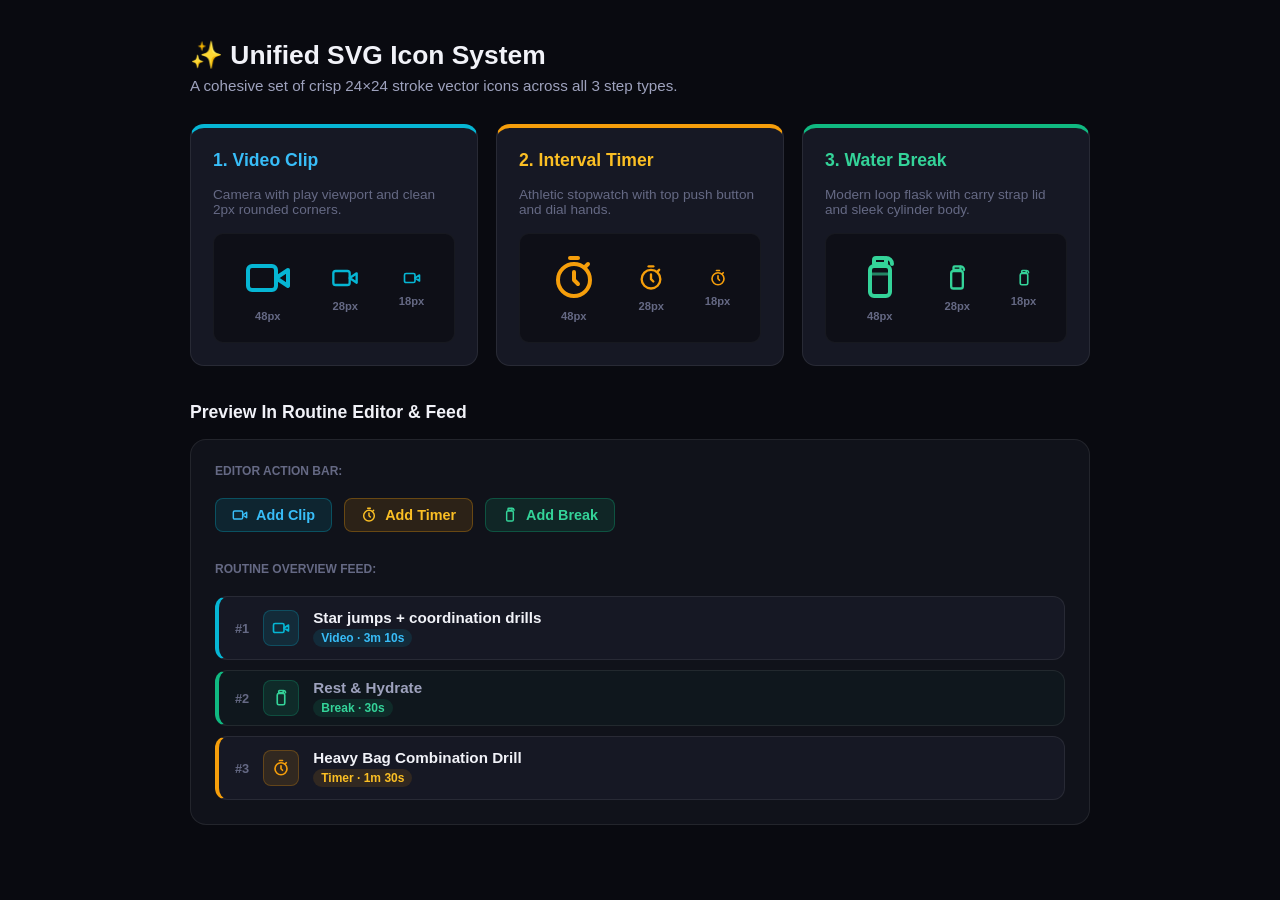
<file: workout/icons_preview.html>
<!DOCTYPE html>
<html lang="en">
<head>
	<meta charset="UTF-8">
	<meta name="viewport" content="width=device-width, initial-scale=1.0">
	<title>Workout App - Unified SVG Icon System</title>
	<style>
		:root {
			--bg-primary: #090a10;
			--bg-secondary: #10121a;
			--bg-card: #161824;
			--bg-hover: #222538;
			--text-primary: #f1f2f8;
			--text-secondary: #9ea2bd;
			--text-muted: #656984;
			--border: rgba(255, 255, 255, 0.08);
			--border-hover: rgba(255, 255, 255, 0.16);

			--clip-color: #06b6d4;
			--clip-subtle: rgba(6, 182, 212, 0.12);
			--clip-glow: rgba(6, 182, 212, 0.3);

			--timer-color: #f59e0b;
			--timer-subtle: rgba(245, 158, 11, 0.12);
			--timer-glow: rgba(245, 158, 11, 0.3);

			--break-color: #10b981;
			--break-subtle: rgba(16, 185, 129, 0.12);
			--break-glow: rgba(16, 185, 129, 0.3);
		}

		* {
			box-sizing: border-box;
			margin: 0;
			padding: 0;
		}

		body {
			background: var(--bg-primary);
			color: var(--text-primary);
			font-family: -apple-system, BlinkMacSystemFont, 'Inter', 'Segoe UI', Roboto, sans-serif;
			padding: 40px 20px;
			display: flex;
			justify-content: center;
		}

		.container {
			max-width: 900px;
			width: 100%;
		}

		h1 {
			font-size: 1.65rem;
			font-weight: 800;
			margin-bottom: 6px;
			display: flex;
			align-items: center;
			gap: 10px;
		}

		p.subtitle {
			color: var(--text-secondary);
			font-size: 0.95rem;
			margin-bottom: 30px;
		}

		.section-title {
			font-size: 1.1rem;
			font-weight: 700;
			margin-bottom: 16px;
			color: var(--text-primary);
			display: flex;
			align-items: center;
			gap: 8px;
		}

		/* ── Trio Grid ─────────────────────────────────────────────────── */
		.trio-grid {
			display: grid;
			grid-template-columns: repeat(3, 1fr);
			gap: 18px;
			margin-bottom: 36px;
		}

		@media (max-width: 768px) {
			.trio-grid {
				grid-template-columns: 1fr;
			}
		}

		.trio-card {
			background: var(--bg-card);
			border: 1px solid var(--border);
			border-radius: 14px;
			padding: 22px;
			display: flex;
			flex-direction: column;
			gap: 16px;
			transition: all 0.2s ease;
		}

		.trio-card.clip-theme { border-top: 4px solid var(--clip-color); }
		.trio-card.timer-theme { border-top: 4px solid var(--timer-color); }
		.trio-card.break-theme { border-top: 4px solid var(--break-color); }

		.trio-header {
			display: flex;
			align-items: center;
			justify-content: space-between;
		}

		.trio-title {
			font-size: 1.1rem;
			font-weight: 700;
		}

		.icon-showcase {
			background: rgba(0, 0, 0, 0.35);
			border-radius: 10px;
			padding: 20px 10px;
			display: flex;
			align-items: center;
			justify-content: space-around;
			border: 1px solid rgba(255, 255, 255, 0.04);
		}

		.icon-col {
			display: flex;
			flex-direction: column;
			align-items: center;
			gap: 8px;
		}

		.icon-col span {
			font-size: 0.7rem;
			color: var(--text-muted);
			font-weight: 600;
		}

		.clip-theme .icon-svg { color: var(--clip-color); }
		.timer-theme .icon-svg { color: var(--timer-color); }
		.break-theme .icon-svg { color: #34d399; }

		/* ── In-App Full UI Mockup ─────────────────────────────────────── */
		.ui-mockup {
			background: var(--bg-secondary);
			border: 1px solid var(--border);
			border-radius: 16px;
			padding: 24px;
			display: flex;
			flex-direction: column;
			gap: 20px;
			margin-bottom: 30px;
		}

		.button-row {
			display: flex;
			align-items: center;
			gap: 12px;
			flex-wrap: wrap;
		}

		.app-btn {
			display: inline-flex;
			align-items: center;
			gap: 8px;
			padding: 8px 16px;
			border-radius: 8px;
			font-size: 0.9rem;
			font-weight: 600;
			cursor: pointer;
			transition: all 0.2s ease;
			border: 1px solid transparent;
		}

		.app-btn-clip {
			background: var(--clip-subtle);
			border-color: rgba(6, 182, 212, 0.3);
			color: #38bdf8;
		}
		.app-btn-clip:hover {
			background: rgba(6, 182, 212, 0.2);
			box-shadow: 0 0 16px var(--clip-glow);
		}

		.app-btn-timer {
			background: var(--timer-subtle);
			border-color: rgba(245, 158, 11, 0.3);
			color: #fbbf24;
		}
		.app-btn-timer:hover {
			background: rgba(245, 158, 11, 0.2);
			box-shadow: 0 0 16px var(--timer-glow);
		}

		.app-btn-break {
			background: var(--break-subtle);
			border-color: rgba(16, 185, 129, 0.3);
			color: #34d399;
		}
		.app-btn-break:hover {
			background: rgba(16, 185, 129, 0.2);
			box-shadow: 0 0 16px var(--break-glow);
		}

		/* ── Cards in Overview Mockup ──────────────────────────────────── */
		.step-cards-stack {
			display: flex;
			flex-direction: column;
			gap: 10px;
		}

		.mock-card {
			display: flex;
			align-items: center;
			gap: 14px;
			background: var(--bg-card);
			border: 1px solid var(--border);
			border-radius: 12px;
			padding: 12px 16px;
		}

		.mock-card.mock-clip { border-left: 4px solid var(--clip-color); }
		.mock-card.mock-timer { border-left: 4px solid var(--timer-color); }
		.mock-card.mock-break {
			border-left: 4px solid var(--break-color);
			background: rgba(16, 185, 129, 0.03);
			padding: 8px 16px;
		}

		.mock-icon-box {
			width: 36px;
			height: 36px;
			border-radius: 8px;
			display: flex;
			align-items: center;
			justify-content: center;
			flex-shrink: 0;
		}

		.mock-clip .mock-icon-box { background: var(--clip-subtle); color: var(--clip-color); border: 1px solid rgba(6, 182, 212, 0.25); }
		.mock-timer .mock-icon-box { background: var(--timer-subtle); color: var(--timer-color); border: 1px solid rgba(245, 158, 11, 0.25); }
		.mock-break .mock-icon-box { background: var(--break-subtle); color: #34d399; border: 1px solid rgba(16, 185, 129, 0.25); }

		.mock-info {
			flex: 1;
		}

		.mock-title {
			font-size: 0.95rem;
			font-weight: 600;
			margin-bottom: 2px;
		}

		.mock-tag {
			display: inline-flex;
			align-items: center;
			gap: 4px;
			font-size: 0.75rem;
			font-weight: 600;
			padding: 2px 8px;
			border-radius: 10px;
		}

		.mock-clip .mock-tag { background: var(--clip-subtle); color: #38bdf8; }
		.mock-timer .mock-tag { background: var(--timer-subtle); color: #fbbf24; }
		.mock-break .mock-tag { background: var(--break-subtle); color: #34d399; }
	</style>
</head>
<body>
	<div class="container">
		<h1>✨ Unified SVG Icon System</h1>
		<p class="subtitle">A cohesive set of crisp 24×24 stroke vector icons across all 3 step types.</p>

		<!-- 3 Pillars Grid -->
		<div class="trio-grid">
			<!-- 1. Video Clip -->
			<div class="trio-card clip-theme">
				<div class="trio-header">
					<span class="trio-title" style="color: #38bdf8;">1. Video Clip</span>
				</div>
				<p style="font-size: 0.85rem; color: var(--text-muted);">Camera with play viewport and clean 2px rounded corners.</p>
				
				<div class="icon-showcase">
					<div class="icon-col">
						<svg class="icon-svg" width="48" height="48" viewBox="0 0 24 24" fill="none" stroke="currentColor" stroke-width="2" stroke-linecap="round" stroke-linejoin="round">
							<path d="m22 8-6 4 6 4V8Z"/>
							<rect width="14" height="12" x="2" y="6" rx="2" ry="2"/>
						</svg>
						<span>48px</span>
					</div>
					<div class="icon-col">
						<svg class="icon-svg" width="28" height="28" viewBox="0 0 24 24" fill="none" stroke="currentColor" stroke-width="2" stroke-linecap="round" stroke-linejoin="round">
							<path d="m22 8-6 4 6 4V8Z"/>
							<rect width="14" height="12" x="2" y="6" rx="2" ry="2"/>
						</svg>
						<span>28px</span>
					</div>
					<div class="icon-col">
						<svg class="icon-svg" width="18" height="18" viewBox="0 0 24 24" fill="none" stroke="currentColor" stroke-width="2.2" stroke-linecap="round" stroke-linejoin="round">
							<path d="m22 8-6 4 6 4V8Z"/>
							<rect width="14" height="12" x="2" y="6" rx="2" ry="2"/>
						</svg>
						<span>18px</span>
					</div>
				</div>
			</div>

			<!-- 2. Interval Timer -->
			<div class="trio-card timer-theme">
				<div class="trio-header">
					<span class="trio-title" style="color: #fbbf24;">2. Interval Timer</span>
				</div>
				<p style="font-size: 0.85rem; color: var(--text-muted);">Athletic stopwatch with top push button and dial hands.</p>
				
				<div class="icon-showcase">
					<div class="icon-col">
						<svg class="icon-svg" width="48" height="48" viewBox="0 0 24 24" fill="none" stroke="currentColor" stroke-width="2" stroke-linecap="round" stroke-linejoin="round">
							<circle cx="12" cy="13" r="8"/>
							<path d="M12 9v4l2 2"/>
							<path d="M10 2h4"/>
							<path d="m19 5-1.5 1.5"/>
						</svg>
						<span>48px</span>
					</div>
					<div class="icon-col">
						<svg class="icon-svg" width="28" height="28" viewBox="0 0 24 24" fill="none" stroke="currentColor" stroke-width="2" stroke-linecap="round" stroke-linejoin="round">
							<circle cx="12" cy="13" r="8"/>
							<path d="M12 9v4l2 2"/>
							<path d="M10 2h4"/>
							<path d="m19 5-1.5 1.5"/>
						</svg>
						<span>28px</span>
					</div>
					<div class="icon-col">
						<svg class="icon-svg" width="18" height="18" viewBox="0 0 24 24" fill="none" stroke="currentColor" stroke-width="2.2" stroke-linecap="round" stroke-linejoin="round">
							<circle cx="12" cy="13" r="8"/>
							<path d="M12 9v4l2 2"/>
							<path d="M10 2h4"/>
							<path d="m19 5-1.5 1.5"/>
						</svg>
						<span>18px</span>
					</div>
				</div>
			</div>

			<!-- 3. Water Break -->
			<div class="trio-card break-theme">
				<div class="trio-header">
					<span class="trio-title" style="color: #34d399;">3. Water Break</span>
				</div>
				<p style="font-size: 0.85rem; color: var(--text-muted);">Modern loop flask with carry strap lid and sleek cylinder body.</p>
				
				<div class="icon-showcase">
					<div class="icon-col">
						<svg class="icon-svg" width="48" height="48" viewBox="0 0 24 24" fill="none" stroke="currentColor" stroke-width="2" stroke-linecap="round" stroke-linejoin="round">
							<path d="M14 2h-4a1 1 0 0 0-1 1v2h6V3a1 1 0 0 0-1-1z"/>
							<path d="M15 2a3 3 0 0 1 3 3v0"/>
							<rect x="7" y="6" width="10" height="15" rx="2"/>
							<line x1="7" y1="10" x2="17" y2="10" stroke-width="1.5" opacity="0.6"/>
						</svg>
						<span>48px</span>
					</div>
					<div class="icon-col">
						<svg class="icon-svg" width="28" height="28" viewBox="0 0 24 24" fill="none" stroke="currentColor" stroke-width="2" stroke-linecap="round" stroke-linejoin="round">
							<path d="M14 2h-4a1 1 0 0 0-1 1v2h6V3a1 1 0 0 0-1-1z"/>
							<path d="M15 2a3 3 0 0 1 3 3v0"/>
							<rect x="7" y="6" width="10" height="15" rx="2"/>
						</svg>
						<span>28px</span>
					</div>
					<div class="icon-col">
						<svg class="icon-svg" width="18" height="18" viewBox="0 0 24 24" fill="none" stroke="currentColor" stroke-width="2.2" stroke-linecap="round" stroke-linejoin="round">
							<path d="M14 2h-4a1 1 0 0 0-1 1v2h6V3a1 1 0 0 0-1-1z"/>
							<path d="M15 2a3 3 0 0 1 3 3v0"/>
							<rect x="7" y="6" width="10" height="15" rx="2"/>
						</svg>
						<span>18px</span>
					</div>
				</div>
			</div>
		</div>

		<!-- In-App Preview Section -->
		<div class="section-title">Preview In Routine Editor & Feed</div>
		<div class="ui-mockup">
			<!-- Header buttons -->
			<div style="font-size: 0.75rem; font-weight: 700; text-transform: uppercase; color: var(--text-muted);">Editor Action Bar:</div>
			<div class="button-row">
				<button class="app-btn app-btn-clip">
					<svg width="16" height="16" viewBox="0 0 24 24" fill="none" stroke="currentColor" stroke-width="2.2" stroke-linecap="round" stroke-linejoin="round">
						<path d="m22 8-6 4 6 4V8Z"/><rect width="14" height="12" x="2" y="6" rx="2" ry="2"/>
					</svg>
					Add Clip
				</button>
				<button class="app-btn app-btn-timer">
					<svg width="16" height="16" viewBox="0 0 24 24" fill="none" stroke="currentColor" stroke-width="2.2" stroke-linecap="round" stroke-linejoin="round">
						<circle cx="12" cy="13" r="8"/><path d="M12 9v4l2 2"/><path d="M10 2h4"/><path d="m19 5-1.5 1.5"/>
					</svg>
					Add Timer
				</button>
				<button class="app-btn app-btn-break">
					<svg width="16" height="16" viewBox="0 0 24 24" fill="none" stroke="currentColor" stroke-width="2.2" stroke-linecap="round" stroke-linejoin="round">
						<path d="M14 2h-4a1 1 0 0 0-1 1v2h6V3a1 1 0 0 0-1-1z"/><path d="M15 2a3 3 0 0 1 3 3v0"/><rect x="7" y="6" width="10" height="15" rx="2"/>
					</svg>
					Add Break
				</button>
			</div>

			<!-- Feed sample -->
			<div style="font-size: 0.75rem; font-weight: 700; text-transform: uppercase; color: var(--text-muted); margin-top: 10px;">Routine Overview Feed:</div>
			<div class="step-cards-stack">
				<!-- Step 1 Clip -->
				<div class="mock-card mock-clip">
					<span style="font-size: 0.8rem; font-weight: 800; color: var(--text-muted);">#1</span>
					<div class="mock-icon-box">
						<svg width="18" height="18" viewBox="0 0 24 24" fill="none" stroke="currentColor" stroke-width="2.2" stroke-linecap="round" stroke-linejoin="round">
							<path d="m22 8-6 4 6 4V8Z"/><rect width="14" height="12" x="2" y="6" rx="2" ry="2"/>
						</svg>
					</div>
					<div class="mock-info">
						<div class="mock-title">Star jumps + coordination drills</div>
						<span class="mock-tag">Video · 3m 10s</span>
					</div>
				</div>

				<!-- Step 2 Break -->
				<div class="mock-card mock-break">
					<span style="font-size: 0.8rem; font-weight: 800; color: var(--text-muted);">#2</span>
					<div class="mock-icon-box">
						<svg width="18" height="18" viewBox="0 0 24 24" fill="none" stroke="currentColor" stroke-width="2.2" stroke-linecap="round" stroke-linejoin="round">
							<path d="M14 2h-4a1 1 0 0 0-1 1v2h6V3a1 1 0 0 0-1-1z"/><path d="M15 2a3 3 0 0 1 3 3v0"/><rect x="7" y="6" width="10" height="15" rx="2"/>
						</svg>
					</div>
					<div class="mock-info">
						<div class="mock-title" style="color: var(--text-secondary);">Rest & Hydrate</div>
						<span class="mock-tag">Break · 30s</span>
					</div>
				</div>

				<!-- Step 3 Timer -->
				<div class="mock-card mock-timer">
					<span style="font-size: 0.8rem; font-weight: 800; color: var(--text-muted);">#3</span>
					<div class="mock-icon-box">
						<svg width="18" height="18" viewBox="0 0 24 24" fill="none" stroke="currentColor" stroke-width="2.2" stroke-linecap="round" stroke-linejoin="round">
							<circle cx="12" cy="13" r="8"/><path d="M12 9v4l2 2"/><path d="M10 2h4"/><path d="m19 5-1.5 1.5"/>
						</svg>
					</div>
					<div class="mock-info">
						<div class="mock-title">Heavy Bag Combination Drill</div>
						<span class="mock-tag">Timer · 1m 30s</span>
					</div>
				</div>
			</div>
		</div>
	</div>
</body>
</html>
</file>
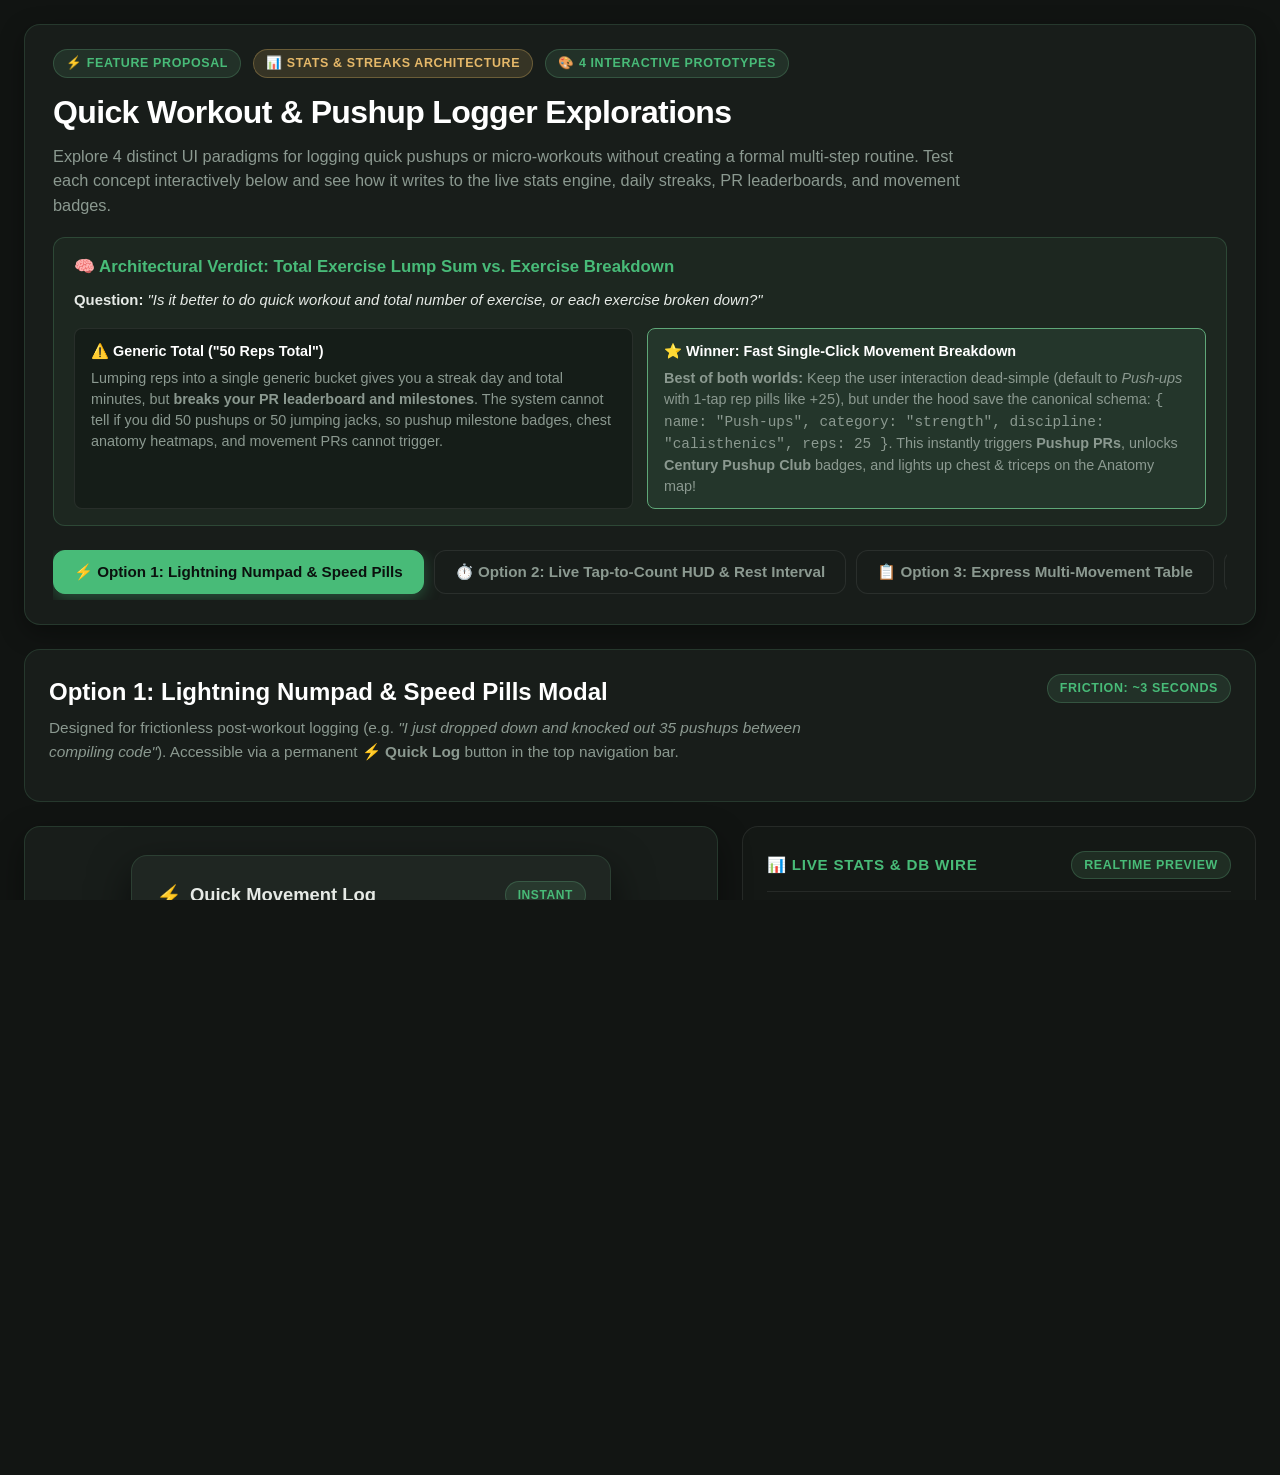
<file: workout/quick_workout_design.html>
<!DOCTYPE html>
<html lang="en" data-theme="matcha-dark">
<head>
	<meta charset="UTF-8">
	<meta name="viewport" content="width=device-width, initial-scale=1.0">
	<title>Quick Workout & Quick Log UX Prototypes - Workout Player</title>
	<link rel="stylesheet" href="css/styles.css">
	<style>
		/* Preview page bespoke scaffolding & layout */
		:root {
			--proto-bg: #111412;
			--proto-card: #181d1a;
			--proto-card-hover: #202723;
			--proto-border: rgba(95, 167, 120, 0.2);
			--proto-border-light: rgba(255, 255, 255, 0.08);
			--proto-accent: #5fa778;
			--proto-accent-bright: #48bb78;
			--proto-gold: #e5b869;
			--proto-text: #e6eae6;
			--proto-muted: #8b9990;
		}

		body {
			font-family: -apple-system, BlinkMacSystemFont, "Segoe UI", Roboto, Helvetica, Arial, sans-serif;
			background: var(--proto-bg);
			color: var(--proto-text);
			margin: 0;
			padding: 24px;
			line-height: 1.5;
			min-height: 100vh;
			overflow-y: auto;
		}

		.design-shell {
			max-width: 1280px;
			margin: 0 auto;
		}

		/* Top Navigation Bar Preview */
		.design-header {
			background: var(--proto-card);
			border: 1px solid var(--proto-border);
			border-radius: var(--radius-lg);
			padding: 24px 28px;
			margin-bottom: 24px;
			box-shadow: 0 8px 24px rgba(0, 0, 0, 0.35);
		}

		.header-badge-row {
			display: flex;
			align-items: center;
			gap: 12px;
			margin-bottom: 10px;
			flex-wrap: wrap;
		}

		.header-pill {
			display: inline-flex;
			align-items: center;
			gap: 6px;
			padding: 4px 12px;
			border-radius: 999px;
			font-size: 0.78rem;
			font-weight: 700;
			letter-spacing: 0.05em;
			text-transform: uppercase;
			background: rgba(95, 167, 120, 0.15);
			color: var(--proto-accent-bright);
			border: 1px solid rgba(95, 167, 120, 0.3);
		}

		.header-pill.gold {
			background: rgba(229, 184, 105, 0.15);
			color: var(--proto-gold);
			border-color: rgba(229, 184, 105, 0.3);
		}

		.design-title {
			font-size: 2rem;
			font-weight: 800;
			color: #ffffff;
			margin: 0 0 8px;
			letter-spacing: -0.02em;
			display: flex;
			align-items: center;
			gap: 12px;
		}

		.design-subtitle {
			color: var(--proto-muted);
			font-size: 1.02rem;
			margin: 0 0 20px;
			max-width: 920px;
		}

		/* Architecture Question Card (Total vs Broken Down) */
		.architecture-callout {
			background: rgba(95, 167, 120, 0.08);
			border: 1px solid rgba(95, 167, 120, 0.25);
			border-radius: var(--radius);
			padding: 16px 20px;
			margin-bottom: 24px;
			display: flex;
			flex-direction: column;
			gap: 10px;
		}

		.callout-header {
			display: flex;
			align-items: center;
			gap: 10px;
			font-weight: 700;
			font-size: 1.05rem;
			color: var(--proto-accent-bright);
		}

		.callout-grid {
			display: grid;
			grid-template-columns: repeat(auto-fit, minmax(280px, 1fr));
			gap: 14px;
			margin-top: 6px;
		}

		.callout-card {
			background: rgba(0, 0, 0, 0.25);
			border: 1px solid var(--proto-border-light);
			border-radius: var(--radius-sm);
			padding: 12px 16px;
			font-size: 0.9rem;
		}

		.callout-card h4 {
			margin: 0 0 6px;
			color: #ffffff;
			display: flex;
			align-items: center;
			gap: 6px;
		}

		.callout-card p {
			margin: 0;
			color: var(--proto-muted);
			line-height: 1.45;
		}

		.callout-card.recommended {
			border-color: var(--proto-accent);
			background: rgba(95, 167, 120, 0.12);
		}

		/* Option Selector Tabs */
		.nav-tabs-wrapper {
			display: flex;
			gap: 10px;
			overflow-x: auto;
			padding-bottom: 6px;
		}

		.proto-tab-btn {
			background: var(--proto-card);
			border: 1px solid var(--proto-border-light);
			color: var(--proto-muted);
			padding: 12px 20px;
			border-radius: var(--radius);
			cursor: pointer;
			font-size: 0.95rem;
			font-weight: 600;
			display: flex;
			align-items: center;
			gap: 10px;
			transition: all var(--transition-fast);
			white-space: nowrap;
		}

		.proto-tab-btn:hover {
			background: var(--proto-card-hover);
			color: var(--proto-text);
			border-color: var(--proto-border);
		}

		.proto-tab-btn.active {
			background: var(--proto-accent-bright);
			color: #0b110e;
			border-color: var(--proto-accent-bright);
			box-shadow: 0 4px 16px rgba(72, 187, 120, 0.35);
			font-weight: 700;
		}

		/* Prototype Viewport Section */
		.prototype-view {
			display: none;
			margin-top: 24px;
			animation: fadeIn 0.2s ease forwards;
		}

		.prototype-view.active {
			display: block;
		}

		@keyframes fadeIn {
			from { opacity: 0; transform: translateY(6px); }
			to { opacity: 1; transform: translateY(0); }
		}

		.view-hero-card {
			background: var(--proto-card);
			border: 1px solid var(--proto-border);
			border-radius: var(--radius-lg);
			padding: 24px;
			margin-bottom: 24px;
		}

		.view-hero-top {
			display: flex;
			justify-content: space-between;
			align-items: flex-start;
			gap: 16px;
			flex-wrap: wrap;
			margin-bottom: 14px;
		}

		.view-title {
			font-size: 1.5rem;
			font-weight: 700;
			color: #ffffff;
			margin: 0 0 6px;
		}

		.view-desc {
			color: var(--proto-muted);
			font-size: 0.96rem;
			margin: 0;
			max-width: 820px;
		}

		/* Split Layout: Interactive UI on left, Live Stats Wire on right */
		.interactive-stage-grid {
			display: grid;
			grid-template-columns: minmax(0, 1.35fr) minmax(0, 1fr);
			gap: 24px;
		}

		@media (max-width: 980px) {
			.interactive-stage-grid {
				grid-template-columns: 1fr;
			}
		}

		.stage-canvas {
			background: var(--proto-card);
			border: 1px solid var(--proto-border);
			border-radius: var(--radius-lg);
			padding: 28px;
			box-shadow: 0 12px 32px rgba(0, 0, 0, 0.4);
			position: relative;
			min-height: 520px;
		}

		.stage-inspector {
			background: #141815;
			border: 1px solid var(--proto-border-light);
			border-radius: var(--radius-lg);
			padding: 24px;
			display: flex;
			flex-direction: column;
			gap: 20px;
		}

		.inspector-header {
			display: flex;
			align-items: center;
			justify-content: space-between;
			padding-bottom: 12px;
			border-bottom: 1px solid var(--proto-border-light);
		}

		.inspector-title {
			font-size: 0.95rem;
			font-weight: 700;
			color: var(--proto-accent-bright);
			display: flex;
			align-items: center;
			gap: 8px;
			text-transform: uppercase;
			letter-spacing: 0.05em;
		}

		/* Live Stats Wire Simulator Box */
		.stats-wire-metric-grid {
			display: grid;
			grid-template-columns: 1fr 1fr;
			gap: 12px;
		}

		.wire-metric-tile {
			background: rgba(255, 255, 255, 0.03);
			border: 1px solid var(--proto-border-light);
			border-radius: var(--radius-sm);
			padding: 12px;
		}

		.wire-metric-label {
			font-size: 0.75rem;
			text-transform: uppercase;
			color: var(--proto-muted);
			font-weight: 600;
			letter-spacing: 0.05em;
			margin-bottom: 4px;
		}

		.wire-metric-value {
			font-size: 1.35rem;
			font-weight: 800;
			color: #ffffff;
			display: flex;
			align-items: baseline;
			gap: 4px;
		}

		.wire-metric-value small {
			font-size: 0.8rem;
			color: var(--proto-muted);
			font-weight: 500;
		}

		.wire-json-box {
			background: #090c0a;
			border: 1px solid var(--proto-border-light);
			border-radius: var(--radius-sm);
			padding: 14px;
			font-family: ui-monospace, SFMono-Regular, Menlo, Monaco, Consolas, monospace;
			font-size: 0.82rem;
			color: #9cdcfe;
			max-height: 240px;
			overflow-y: auto;
			white-space: pre-wrap;
			line-height: 1.4;
		}

		/* ── OPTION 1 STYLES: Speed Logger Modal / Bottom Sheet ─────── */
		.speed-logger-sheet {
			background: var(--bg-card, #1f2622);
			border: 1px solid var(--proto-border);
			border-radius: var(--radius-lg);
			padding: 24px;
			max-width: 480px;
			margin: 0 auto;
			box-shadow: 0 16px 40px rgba(0, 0, 0, 0.6);
		}

		.speed-sheet-header {
			display: flex;
			justify-content: space-between;
			align-items: center;
			margin-bottom: 20px;
		}

		.movement-pills-scroll {
			display: flex;
			gap: 8px;
			overflow-x: auto;
			padding-bottom: 12px;
			margin-bottom: 16px;
		}

		.move-pill {
			background: rgba(255, 255, 255, 0.05);
			border: 1px solid var(--proto-border-light);
			color: var(--proto-muted);
			border-radius: 999px;
			padding: 6px 14px;
			font-size: 0.88rem;
			font-weight: 600;
			cursor: pointer;
			white-space: nowrap;
			transition: all var(--transition-fast);
		}

		.move-pill:hover {
			border-color: var(--proto-accent);
			color: var(--proto-text);
		}

		.move-pill.active {
			background: rgba(95, 167, 120, 0.2);
			border-color: var(--proto-accent-bright);
			color: var(--proto-accent-bright);
		}

		.rep-hero-display {
			background: rgba(0, 0, 0, 0.35);
			border: 1px solid var(--proto-border-light);
			border-radius: var(--radius);
			padding: 24px;
			text-align: center;
			margin-bottom: 20px;
			position: relative;
		}

		.rep-huge-number {
			font-size: 4rem;
			font-weight: 900;
			color: #ffffff;
			line-height: 1;
			font-variant-numeric: tabular-nums;
			letter-spacing: -0.04em;
		}

		.rep-hero-label {
			font-size: 0.85rem;
			font-weight: 700;
			text-transform: uppercase;
			color: var(--proto-muted);
			letter-spacing: 0.1em;
			margin-top: 6px;
		}

		.rep-stepper-btn-row {
			display: flex;
			justify-content: center;
			gap: 16px;
			margin-top: 14px;
		}

		.stepper-circle-btn {
			width: 44px;
			height: 44px;
			border-radius: 50%;
			background: rgba(255, 255, 255, 0.08);
			border: 1px solid var(--proto-border-light);
			color: #ffffff;
			font-size: 1.4rem;
			font-weight: 700;
			display: flex;
			align-items: center;
			justify-content: center;
			cursor: pointer;
			transition: all var(--transition-fast);
		}

		.stepper-circle-btn:hover {
			background: rgba(95, 167, 120, 0.25);
			border-color: var(--proto-accent);
			transform: scale(1.06);
		}

		.speed-increments-grid {
			display: grid;
			grid-template-columns: repeat(4, 1fr);
			gap: 8px;
			margin-bottom: 20px;
		}

		.speed-inc-btn {
			background: rgba(255, 255, 255, 0.05);
			border: 1px solid var(--proto-border-light);
			border-radius: var(--radius-sm);
			color: var(--proto-text);
			padding: 10px 4px;
			font-weight: 700;
			font-size: 0.95rem;
			cursor: pointer;
			transition: all var(--transition-fast);
		}

		.speed-inc-btn:hover {
			background: rgba(95, 167, 120, 0.15);
			border-color: var(--proto-accent);
			color: var(--proto-accent-bright);
		}

		.speed-log-btn {
			width: 100%;
			padding: 14px;
			border-radius: var(--radius);
			background: var(--proto-accent-bright);
			color: #0c120e;
			font-weight: 800;
			font-size: 1.05rem;
			border: none;
			cursor: pointer;
			display: flex;
			align-items: center;
			justify-content: center;
			gap: 8px;
			box-shadow: 0 4px 16px rgba(72, 187, 120, 0.35);
			transition: all var(--transition-fast);
		}

		.speed-log-btn:hover {
			background: #38a169;
			transform: translateY(-1px);
			box-shadow: 0 6px 20px rgba(72, 187, 120, 0.45);
		}

		/* ── OPTION 2 STYLES: Live Tap Counter HUD ──────────────────── */
		.live-counter-hud {
			background: #0d110f;
			border: 1px solid var(--proto-border);
			border-radius: var(--radius-lg);
			padding: 24px;
			text-align: center;
			position: relative;
			overflow: hidden;
		}

		.live-top-meta {
			display: flex;
			justify-content: space-between;
			align-items: center;
			margin-bottom: 20px;
		}

		.live-timer-chip {
			display: inline-flex;
			align-items: center;
			gap: 6px;
			background: rgba(229, 184, 105, 0.15);
			color: var(--proto-gold);
			border: 1px solid rgba(229, 184, 105, 0.3);
			border-radius: 999px;
			padding: 4px 12px;
			font-size: 0.85rem;
			font-weight: 700;
			font-variant-numeric: tabular-nums;
		}

		.tap-pad-surface {
			background: radial-gradient(circle at center, rgba(95, 167, 120, 0.12) 0%, rgba(0, 0, 0, 0.4) 75%);
			border: 2px dashed rgba(95, 167, 120, 0.3);
			border-radius: var(--radius-lg);
			padding: 48px 24px;
			cursor: pointer;
			user-select: none;
			transition: all 0.12s ease;
			margin-bottom: 20px;
		}

		.tap-pad-surface:active {
			background: radial-gradient(circle at center, rgba(95, 167, 120, 0.28) 0%, rgba(0, 0, 0, 0.5) 75%);
			border-color: var(--proto-accent-bright);
			transform: scale(0.985);
		}

		.tap-huge-number {
			font-size: 5.5rem;
			font-weight: 900;
			color: #ffffff;
			line-height: 1;
			margin-bottom: 8px;
			font-variant-numeric: tabular-nums;
			text-shadow: 0 4px 24px rgba(72, 187, 120, 0.3);
		}

		.tap-hint-text {
			color: var(--proto-muted);
			font-size: 0.95rem;
			font-weight: 600;
			text-transform: uppercase;
			letter-spacing: 0.08em;
		}

		.live-actions-row {
			display: flex;
			gap: 12px;
		}

		/* ── OPTION 3 STYLES: Multi-Movement Express Table ──────────── */
		.express-table-card {
			background: var(--proto-card);
			border: 1px solid var(--proto-border);
			border-radius: var(--radius-lg);
			padding: 24px;
		}

		.express-row {
			background: rgba(255, 255, 255, 0.03);
			border: 1px solid var(--proto-border-light);
			border-radius: var(--radius);
			padding: 16px;
			margin-bottom: 14px;
			display: flex;
			flex-direction: column;
			gap: 12px;
		}

		.express-row-header {
			display: flex;
			justify-content: space-between;
			align-items: center;
		}

		.express-sets-wrap {
			display: flex;
			gap: 8px;
			flex-wrap: wrap;
			align-items: center;
		}

		.set-pill-box {
			background: rgba(0, 0, 0, 0.35);
			border: 1px solid var(--proto-border-light);
			border-radius: var(--radius-sm);
			padding: 6px 12px;
			display: inline-flex;
			align-items: center;
			gap: 6px;
			font-size: 0.88rem;
		}

		.set-pill-box input {
			width: 44px;
			background: transparent;
			border: none;
			color: #ffffff;
			font-weight: 800;
			font-size: 1rem;
			text-align: center;
			outline: none;
		}

		/* ── OPTION 4 STYLES: Daily Habit Quota Bar ─────────────────── */
		.quota-widget-card {
			background: linear-gradient(135deg, rgba(95, 167, 120, 0.12) 0%, rgba(20, 26, 22, 0.9) 100%);
			border: 1px solid var(--proto-border);
			border-radius: var(--radius-lg);
			padding: 24px;
			display: flex;
			flex-direction: column;
			gap: 20px;
		}

		.quota-ring-row {
			display: flex;
			align-items: center;
			gap: 24px;
		}

		.quota-ring-svg {
			width: 100px;
			height: 100px;
			transform: rotate(-90deg);
		}

		.quota-ring-bg {
			fill: none;
			stroke: rgba(255, 255, 255, 0.08);
			stroke-width: 8;
		}

		.quota-ring-fill {
			fill: none;
			stroke: var(--proto-accent-bright);
			stroke-width: 8;
			stroke-linecap: round;
			stroke-dasharray: 283;
			stroke-dashoffset: 80;
			transition: stroke-dashoffset 0.4s ease;
		}

		.quota-details {
			flex: 1;
		}

		.quota-title {
			font-size: 1.15rem;
			font-weight: 700;
			color: #ffffff;
			margin: 0 0 4px;
		}

		.quota-progress-text {
			font-size: 1.6rem;
			font-weight: 900;
			color: var(--proto-accent-bright);
			font-variant-numeric: tabular-nums;
		}

		.quota-streak-pill {
			display: inline-flex;
			align-items: center;
			gap: 6px;
			font-size: 0.8rem;
			font-weight: 700;
			color: #f6ad55;
			margin-top: 4px;
		}

		.quota-fast-actions {
			display: flex;
			gap: 10px;
		}

		.quota-tap-chip {
			flex: 1;
			background: rgba(255, 255, 255, 0.06);
			border: 1px solid var(--proto-border-light);
			border-radius: var(--radius);
			padding: 12px;
			text-align: center;
			cursor: pointer;
			font-weight: 800;
			font-size: 1rem;
			color: #ffffff;
			transition: all var(--transition-fast);
		}

		.quota-tap-chip:hover {
			background: rgba(95, 167, 120, 0.2);
			border-color: var(--proto-accent-bright);
			color: var(--proto-accent-bright);
			transform: translateY(-2px);
		}

		/* Toast message */
		.toast-pill {
			position: fixed;
			bottom: 30px;
			right: 30px;
			background: #1a221d;
			border: 1px solid var(--proto-accent-bright);
			color: #ffffff;
			padding: 14px 20px;
			border-radius: var(--radius);
			box-shadow: 0 10px 30px rgba(0, 0, 0, 0.6);
			display: flex;
			align-items: center;
			gap: 12px;
			font-size: 0.95rem;
			font-weight: 600;
			z-index: 9999;
			transform: translateY(100px);
			opacity: 0;
			transition: all 0.3s cubic-bezier(0.175, 0.885, 0.32, 1.275);
		}

		.toast-pill.show {
			transform: translateY(0);
			opacity: 1;
		}

		/* Comparison Matrix Table */
		.compare-table {
			width: 100%;
			border-collapse: collapse;
			margin-top: 14px;
			font-size: 0.92rem;
		}

		.compare-table th {
			text-align: left;
			padding: 12px;
			color: var(--proto-muted);
			font-weight: 600;
			border-bottom: 1px solid var(--proto-border-light);
		}

		.compare-table td {
			padding: 12px;
			border-bottom: 1px solid rgba(255, 255, 255, 0.04);
			vertical-align: middle;
		}

		.compare-table tr:hover td {
			background: rgba(255, 255, 255, 0.02);
		}
	</style>
</head>
<body>

	<div class="design-shell">

		<!-- ── Top Header & Executive Summary ─────────────────────────── -->
		<header class="design-header">
			<div class="header-badge-row">
				<span class="header-pill">⚡ Feature Proposal</span>
				<span class="header-pill gold">📊 Stats & Streaks Architecture</span>
				<span class="header-pill">🎨 4 Interactive Prototypes</span>
			</div>
			<h1 class="design-title">
				Quick Workout & Pushup Logger Explorations
			</h1>
			<p class="design-subtitle">
				Explore 4 distinct UI paradigms for logging quick pushups or micro-workouts without creating a formal multi-step routine. Test each concept interactively below and see how it writes to the live stats engine, daily streaks, PR leaderboards, and movement badges.
			</p>

			<!-- ── Core Architectural Recommendation ───────────────────── -->
			<div class="architecture-callout">
				<div class="callout-header">
					<span>🧠 Architectural Verdict: Total Exercise Lump Sum vs. Exercise Breakdown</span>
				</div>
				<p style="margin: 0; color: var(--proto-text); font-size: 0.93rem;">
					<strong>Question:</strong> <em>"Is it better to do quick workout and total number of exercise, or each exercise broken down?"</em>
				</p>
				<div class="callout-grid">
					<div class="callout-card">
						<h4>⚠️ Generic Total ("50 Reps Total")</h4>
						<p>
							Lumping reps into a single generic bucket gives you a streak day and total minutes, but <strong>breaks your PR leaderboard and milestones</strong>. The system cannot tell if you did 50 pushups or 50 jumping jacks, so pushup milestone badges, chest anatomy heatmaps, and movement PRs cannot trigger.
						</p>
					</div>
					<div class="callout-card recommended">
						<h4>⭐ Winner: Fast Single-Click Movement Breakdown</h4>
						<p>
							<strong>Best of both worlds:</strong> Keep the user interaction dead-simple (default to <em>Push-ups</em> with 1-tap rep pills like <code>+25</code>), but under the hood save the canonical schema: <code>{ name: "Push-ups", category: "strength", discipline: "calisthenics", reps: 25 }</code>. This instantly triggers <strong>Pushup PRs</strong>, unlocks <strong>Century Pushup Club</strong> badges, and lights up chest & triceps on the Anatomy map!
						</p>
					</div>
				</div>
			</div>

			<!-- ── Tab Navigation Bar ──────────────────────────────────── -->
			<div class="nav-tabs-wrapper">
				<button class="proto-tab-btn active" onclick="switchProto('proto-1')">
					<span>⚡ Option 1: Lightning Numpad & Speed Pills</span>
				</button>
				<button class="proto-tab-btn" onclick="switchProto('proto-2')">
					<span>⏱️ Option 2: Live Tap-to-Count HUD & Rest Interval</span>
				</button>
				<button class="proto-tab-btn" onclick="switchProto('proto-3')">
					<span>📋 Option 3: Express Multi-Movement Table</span>
				</button>
				<button class="proto-tab-btn" onclick="switchProto('proto-4')">
					<span>🎯 Option 4: Daily Target Ring & 1-Tap Widget</span>
				</button>
				<button class="proto-tab-btn" onclick="switchProto('proto-compare')">
					<span>⚖️ Side-by-Side Comparison</span>
				</button>
			</div>
		</header>

		<!-- ══════════════════════════════════════════════════════════════ -->
		<!-- ── OPTION 1: LIGHTNING NUMPAD & SPEED PILLS (Sub-3s Entry) ── -->
		<!-- ══════════════════════════════════════════════════════════════ -->
		<section id="proto-1" class="prototype-view active">
			<div class="view-hero-card">
				<div class="view-hero-top">
					<div>
						<h2 class="view-title">Option 1: Lightning Numpad & Speed Pills Modal</h2>
						<p class="view-desc">
							Designed for frictionless post-workout logging (e.g. <em>"I just dropped down and knocked out 35 pushups between compiling code"</em>). Accessible via a permanent <strong>⚡ Quick Log</strong> button in the top navigation bar.
						</p>
					</div>
					<span class="header-pill">Friction: ~3 seconds</span>
				</div>
			</div>

			<div class="interactive-stage-grid">
				<!-- Stage Left: Interactive Modal Simulation -->
				<div class="stage-canvas">
					<div class="speed-logger-sheet">
						<div class="speed-sheet-header">
							<div style="display:flex; align-items:center; gap:8px;">
								<span style="font-size:1.3rem;">⚡</span>
								<h3 style="margin:0; font-size:1.15rem; font-weight:700;">Quick Movement Log</h3>
							</div>
							<span class="header-pill" style="margin:0; font-size:0.75rem;">Instant</span>
						</div>

						<!-- Movement Selector Chips -->
						<div class="movement-pills-scroll" id="p1-move-pills">
							<button class="move-pill active" onclick="p1SelectMove('Push-ups', 'strength', 'calisthenics', this)">💪 Push-ups</button>
							<button class="move-pill" onclick="p1SelectMove('Pull-ups', 'strength', 'calisthenics', this)">🧗 Pull-ups</button>
							<button class="move-pill" onclick="p1SelectMove('Dips', 'strength', 'calisthenics', this)">🤸 Dips</button>
							<button class="move-pill" onclick="p1SelectMove('Air Squats', 'strength', 'calisthenics', this)">🦵 Squats</button>
							<button class="move-pill" onclick="p1SelectMove('Plank (sec)', 'core', 'calisthenics', this)">⏱ Plank</button>
						</div>

						<!-- Giant Reps Counter -->
						<div class="rep-hero-display">
							<div id="p1-rep-count" class="rep-huge-number">30</div>
							<div id="p1-unit-label" class="rep-hero-label">PUSH-UPS REPS</div>

							<div class="rep-stepper-btn-row">
								<button class="stepper-circle-btn" onclick="p1AdjustReps(-5)" title="Minus 5">−</button>
								<button class="stepper-circle-btn" onclick="p1AdjustReps(1)" title="Plus 1" style="font-size:1rem;">+1</button>
								<button class="stepper-circle-btn" onclick="p1AdjustReps(5)" title="Plus 5">+</button>
							</div>
						</div>

						<!-- Speed Increment Pills -->
						<div class="speed-increments-grid">
							<button class="speed-inc-btn" onclick="p1SetReps(10)">10</button>
							<button class="speed-inc-btn" onclick="p1SetReps(20)">20</button>
							<button class="speed-inc-btn" onclick="p1SetReps(30)">30</button>
							<button class="speed-inc-btn" onclick="p1SetReps(50)">50</button>
							<button class="speed-inc-btn" onclick="p1AdjustReps(10)">+10</button>
							<button class="speed-inc-btn" onclick="p1AdjustReps(25)">+25</button>
							<button class="speed-inc-btn" onclick="p1AdjustReps(50)">+50</button>
							<button class="speed-inc-btn" onclick="p1SetReps(0)" style="color:var(--danger);">Clear</button>
						</div>

						<!-- Multi-set checkbox toggle -->
						<div style="display:flex; justify-content:space-between; align-items:center; margin-bottom:16px; font-size:0.88rem; color:var(--proto-muted);">
							<label style="display:flex; align-items:center; gap:6px; cursor:pointer;">
								<input type="checkbox" id="p1-multiset" onchange="p1ToggleMultiSet(this)">
								<span>Log as 3 Sets (10, 10, 10)</span>
							</label>
							<span id="p1-time-est">⏱ ~2 mins</span>
						</div>

						<!-- Action Button -->
						<button class="speed-log-btn" onclick="p1Submit()">
							<span>⚡ Log Workout</span>
						</button>
					</div>
				</div>

				<!-- Stage Right: Live Stats Engine Simulator -->
				<div class="stage-inspector">
					<div class="inspector-header">
						<span class="inspector-title">📊 Live Stats & DB Wire</span>
						<span class="header-pill">Realtime Preview</span>
					</div>

					<p style="margin:0; font-size:0.88rem; color:var(--proto-muted);">
						When you tap <strong>Log Workout</strong>, here is how the data is packaged and parsed by <code>upsert_session()</code> in <code>db.py</code>:
					</p>

					<div class="stats-wire-metric-grid">
						<div class="wire-metric-tile">
							<div class="wire-metric-label">Daily Streak</div>
							<div class="wire-metric-value" id="p1-wire-streak">🔥 6 <small>days</small></div>
						</div>
						<div class="wire-metric-tile">
							<div class="wire-metric-label">Pushup PR</div>
							<div class="wire-metric-value" id="p1-wire-pr" style="color:var(--proto-gold);">🏆 45 <small>reps</small></div>
						</div>
						<div class="wire-metric-tile">
							<div class="wire-metric-label">Today's Pushups</div>
							<div class="wire-metric-value" id="p1-wire-total">75 <small>total</small></div>
						</div>
						<div class="wire-metric-tile">
							<div class="wire-metric-label">Milestone Badge</div>
							<div class="wire-metric-value" id="p1-wire-badge" style="font-size:1rem;">🏅 Century Club</div>
						</div>
					</div>

					<div>
						<div class="wire-metric-label">Generated Session JSON Payload</div>
						<div class="wire-json-box" id="p1-wire-json"></div>
					</div>
				</div>
			</div>
		</section>

		<!-- ══════════════════════════════════════════════════════════════ -->
		<!-- ── OPTION 2: LIVE TAP-TO-COUNT HUD & REST INTERVAL ────────── -->
		<!-- ══════════════════════════════════════════════════════════════ -->
		<section id="proto-2" class="prototype-view">
			<div class="view-hero-card">
				<div class="view-hero-top">
					<div>
						<h2 class="view-title">Option 2: Live Tap-to-Count HUD & Rest Interval</h2>
						<p class="view-desc">
							Designed for tracking pushups <em>while you do them</em>. Tap anywhere on the giant target area or hit <kbd>Space</kbd> for each pushup. Track multiple sets with automatic rest timer intervals and sound/vibration feedback.
						</p>
					</div>
					<span class="header-pill">Active Workout HUD</span>
				</div>
			</div>

			<div class="interactive-stage-grid">
				<!-- Stage Left: Interactive Live Player HUD -->
				<div class="stage-canvas">
					<div class="live-counter-hud">
						<div class="live-top-meta">
							<div style="display:flex; align-items:center; gap:8px;">
								<span style="font-size:1.2rem;">🥋</span>
								<strong id="p2-move-name">Push-ups</strong>
								<span class="header-pill" id="p2-set-pill">Set 1</span>
							</div>
							<div class="live-timer-chip" id="p2-timer-display">
								⏱ 00:24
							</div>
						</div>

						<!-- Giant Tap Target -->
						<div class="tap-pad-surface" id="p2-tap-pad" onclick="p2TapRep()">
							<div class="tap-huge-number" id="p2-live-count">18</div>
							<div class="tap-hint-text">👆 Tap screen or press <kbd style="background:rgba(255,255,255,0.15); padding:2px 8px; border-radius:4px;">Space</kbd> for each rep</div>
						</div>

						<!-- Rest countdown container (initially hidden) -->
						<div id="p2-rest-box" style="display:none; background:rgba(229,184,105,0.12); border:1px solid rgba(229,184,105,0.3); border-radius:var(--radius); padding:16px; margin-bottom:20px;">
							<div style="color:var(--proto-gold); font-weight:700; font-size:0.9rem; text-transform:uppercase;">⏱ Rest Period</div>
							<div style="font-size:2.2rem; font-weight:900; color:#ffffff;" id="p2-rest-timer">00:30</div>
							<button class="btn btn-xs btn-ghost" style="margin-top:6px;" onclick="p2SkipRest()">Skip Rest →</button>
						</div>

						<!-- Bottom Action Controls -->
						<div class="live-actions-row">
							<button class="btn btn-sm btn-ghost" style="flex:1;" onclick="p2ResetSet()">
								↺ Reset
							</button>
							<button class="btn btn-sm btn-ghost" style="flex:1.2; border-color:var(--proto-gold); color:var(--proto-gold);" onclick="p2FinishSet()">
								☕ Complete Set & Rest
							</button>
							<button class="btn btn-sm btn-primary" style="flex:1.5;" onclick="p2CompleteWorkout()">
								✓ Finish & Save Log
							</button>
						</div>

						<!-- Completed sets summary pill row -->
						<div style="margin-top:16px; display:flex; justify-content:center; gap:8px;" id="p2-completed-sets">
							<!-- Populated via JS -->
						</div>
					</div>
				</div>

				<!-- Stage Right: Inspector -->
				<div class="stage-inspector">
					<div class="inspector-header">
						<span class="inspector-title">📊 Multi-Set Session Structure</span>
						<span class="header-pill">Accurate Duration</span>
					</div>

					<p style="margin:0; font-size:0.88rem; color:var(--proto-muted);">
						Option 2 captures <strong>actual elapsed workout time</strong>, individual set counts, and rest periods. Here is how it feeds your personal records:
					</p>

					<div class="stats-wire-metric-grid">
						<div class="wire-metric-tile">
							<div class="wire-metric-label">Total Volume</div>
							<div class="wire-metric-value" id="p2-wire-vol">18 <small>reps</small></div>
						</div>
						<div class="wire-metric-tile">
							<div class="wire-metric-label">Best Set (PR candidate)</div>
							<div class="wire-metric-value" id="p2-wire-best" style="color:var(--proto-gold);">18 <small>reps</small></div>
						</div>
						<div class="wire-metric-tile">
							<div class="wire-metric-label">Active Time</div>
							<div class="wire-metric-value" id="p2-wire-time">0:24 <small>min</small></div>
						</div>
						<div class="wire-metric-tile">
							<div class="wire-metric-label">Muscles Worked</div>
							<div class="wire-metric-value" style="font-size:0.95rem;">Chest · Triceps</div>
						</div>
					</div>

					<div>
						<div class="wire-metric-label">Live Session Payload Snapshot</div>
						<div class="wire-json-box" id="p2-wire-json"></div>
					</div>
				</div>
			</div>
		</section>

		<!-- ══════════════════════════════════════════════════════════════ -->
		<!-- ── OPTION 3: EXPRESS MULTI-MOVEMENT TABLE ─────────────────── -->
		<!-- ══════════════════════════════════════════════════════════════ -->
		<section id="proto-3" class="prototype-view">
			<div class="view-hero-card">
				<div class="view-hero-top">
					<div>
						<h2 class="view-title">Option 3: Express Multi-Movement Table</h2>
						<p class="view-desc">
							Designed for quick multi-exercise circuits (e.g. <em>Pushups + Pullups + Squats</em>) without needing to create a formal workout routine first. Add sets with 1 tap, adjust reps inline, and see instant total volume and muscle group distribution.
						</p>
					</div>
					<span class="header-pill">Express Circuit Builder</span>
				</div>
			</div>

			<div class="interactive-stage-grid">
				<!-- Stage Left: Express Table -->
				<div class="stage-canvas">
					<div class="express-table-card">
						<div style="display:flex; justify-content:space-between; align-items:center; margin-bottom:16px;">
							<h3 style="margin:0; font-size:1.15rem; font-weight:700;">Express Circuit Log</h3>
							<button class="btn btn-xs btn-primary" onclick="p3AddMovement()">+ Add Movement</button>
						</div>

						<div id="p3-rows-container">
							<!-- Row 1: Pushups -->
							<div class="express-row" data-move="Push-ups" data-cat="strength">
								<div class="express-row-header">
									<div style="display:flex; align-items:center; gap:8px;">
										<strong>💪 Push-ups</strong>
										<span class="header-pill" style="font-size:0.7rem; padding:2px 8px;">Calisthenics</span>
									</div>
									<button class="btn btn-xs btn-ghost" onclick="p3AddSet(this)">+ Add Set</button>
								</div>
								<div class="express-sets-wrap">
									<div class="set-pill-box"><span>Set 1:</span> <input type="number" value="25" oninput="p3Recalc()"> <span>reps</span></div>
									<div class="set-pill-box"><span>Set 2:</span> <input type="number" value="20" oninput="p3Recalc()"> <span>reps</span></div>
									<div class="set-pill-box"><span>Set 3:</span> <input type="number" value="15" oninput="p3Recalc()"> <span>reps</span></div>
								</div>
							</div>

							<!-- Row 2: Pull-ups -->
							<div class="express-row" data-move="Pull-ups" data-cat="strength">
								<div class="express-row-header">
									<div style="display:flex; align-items:center; gap:8px;">
										<strong>🧗 Pull-ups</strong>
										<span class="header-pill" style="font-size:0.7rem; padding:2px 8px;">Back</span>
									</div>
									<button class="btn btn-xs btn-ghost" onclick="p3AddSet(this)">+ Add Set</button>
								</div>
								<div class="express-sets-wrap">
									<div class="set-pill-box"><span>Set 1:</span> <input type="number" value="10" oninput="p3Recalc()"> <span>reps</span></div>
									<div class="set-pill-box"><span>Set 2:</span> <input type="number" value="8" oninput="p3Recalc()"> <span>reps</span></div>
								</div>
							</div>
						</div>

						<!-- Circuit Summary Box -->
						<div style="background:rgba(0,0,0,0.3); border-radius:var(--radius); padding:16px; margin:20px 0; display:flex; justify-content:space-between; align-items:center;">
							<div>
								<div style="font-size:0.8rem; color:var(--proto-muted); text-transform:uppercase; font-weight:700;">Total Circuit Volume</div>
								<div style="font-size:1.6rem; font-weight:900; color:#ffffff;" id="p3-total-vol">78 reps · 5 sets</div>
							</div>
							<div style="text-align:right;">
								<div style="font-size:0.8rem; color:var(--proto-muted); text-transform:uppercase; font-weight:700;">Target Anatomy</div>
								<div style="font-size:0.9rem; color:var(--proto-accent-bright); font-weight:600;">Chest (77%) · Lats (23%)</div>
							</div>
						</div>

						<!-- Option to save as routine template -->
						<div style="margin-bottom:16px;">
							<label style="display:flex; align-items:center; gap:8px; font-size:0.9rem; color:var(--proto-muted); cursor:pointer;">
								<input type="checkbox" id="p3-save-routine">
								<span>Also save this combination as a new routine in sidebar</span>
							</label>
						</div>

						<button class="speed-log-btn" onclick="p3Submit()">
							<span>💾 Save Circuit to History & Streak</span>
						</button>
					</div>
				</div>

				<!-- Stage Right: Inspector -->
				<div class="stage-inspector">
					<div class="inspector-header">
						<span class="inspector-title">📊 Granular Multi-Movement Sync</span>
						<span class="header-pill">Complete Anatomy Map</span>
					</div>

					<p style="margin:0; font-size:0.88rem; color:var(--proto-muted);">
						Because each exercise has its own item in <code>exercises_json</code>, the stats engine independently updates:
					</p>

					<div class="stats-wire-metric-grid">
						<div class="wire-metric-tile">
							<div class="wire-metric-label">Pushup Total</div>
							<div class="wire-metric-value">60 <small>reps</small></div>
						</div>
						<div class="wire-metric-tile">
							<div class="wire-metric-label">Pullup Total</div>
							<div class="wire-metric-value">18 <small>reps</small></div>
						</div>
						<div class="wire-metric-tile">
							<div class="wire-metric-label">Strength Category</div>
							<div class="wire-metric-value" style="color:var(--proto-accent-bright);">+5 <small>sets</small></div>
						</div>
						<div class="wire-metric-tile">
							<div class="wire-metric-label">Session Streak</div>
							<div class="wire-metric-value">🔥 +1 <small>day</small></div>
						</div>
					</div>

					<div>
						<div class="wire-metric-label">Generated Session JSON Payload</div>
						<div class="wire-json-box" id="p3-wire-json"></div>
					</div>
				</div>
			</div>
		</section>

		<!-- ══════════════════════════════════════════════════════════════ -->
		<!-- ── OPTION 4: DAILY TARGET RING & 1-TAP WIDGET ─────────────── -->
		<!-- ══════════════════════════════════════════════════════════════ -->
		<section id="proto-4" class="prototype-view">
			<div class="view-hero-card">
				<div class="view-hero-top">
					<div>
						<h2 class="view-title">Option 4: Daily Target Ring & 1-Tap Widget</h2>
						<p class="view-desc">
							A persistent micro-widget embedded in the top of the <strong>Workouts</strong> or <strong>Stats</strong> view. Perfect for daily habit challenges (e.g. <em>100 pushups a day</em>). One tap on <code>+20</code> immediately logs reps and advances the ring without opening any modal dialog!
						</p>
					</div>
					<span class="header-pill">Zero-Modal Habit Tracker</span>
				</div>
			</div>

			<div class="interactive-stage-grid">
				<!-- Stage Left: Habit Widget -->
				<div class="stage-canvas">
					<div class="quota-widget-card">
						<div class="quota-ring-row">
							<!-- Circular Progress Ring SVG -->
							<svg class="quota-ring-svg" viewBox="0 0 100 100">
								<circle class="quota-ring-bg" cx="50" cy="50" r="45" />
								<circle id="p4-ring-circle" class="quota-ring-fill" cx="50" cy="50" r="45" />
							</svg>

							<div class="quota-details">
								<h3 class="quota-title">Daily Pushup Target</h3>
								<div class="quota-progress-text" id="p4-progress-text">65 / 100</div>
								<div class="quota-streak-pill">
									<span>🔥 7 Day Streak Active</span>
									<span>·</span>
									<span id="p4-percent-text">65% complete</span>
								</div>
							</div>
						</div>

						<!-- 1-Tap Quick Increment Chips -->
						<div>
							<div style="font-size:0.8rem; font-weight:700; text-transform:uppercase; color:var(--proto-muted); margin-bottom:8px;">
								⚡ 1-Tap Fast Log (Click to test):
							</div>
							<div class="quota-fast-actions">
								<button class="quota-tap-chip" onclick="p4AddQuick(10)">+10 reps</button>
								<button class="quota-tap-chip" onclick="p4AddQuick(20)">+20 reps</button>
								<button class="quota-tap-chip" onclick="p4AddQuick(35)">+35 reps</button>
								<button class="quota-tap-chip" onclick="p4Reset()" style="flex:0.6; color:var(--proto-muted); font-size:0.85rem;">Reset</button>
							</div>
						</div>

						<!-- Today's Micro-Log History Timeline -->
						<div style="background:rgba(0,0,0,0.3); border-radius:var(--radius); padding:16px; margin-top:8px;">
							<div style="font-size:0.82rem; font-weight:700; color:var(--proto-muted); text-transform:uppercase; margin-bottom:10px;">
								Today's Logged Sets:
							</div>
							<div id="p4-timeline-list" style="display:flex; flex-direction:column; gap:8px; font-size:0.88rem;">
								<div style="display:flex; justify-content:space-between; color:var(--proto-text);">
									<span>09:15 AM · Push-ups</span>
									<strong>25 reps</strong>
								</div>
								<div style="display:flex; justify-content:space-between; color:var(--proto-text);">
									<span>11:40 AM · Push-ups</span>
									<strong>20 reps</strong>
								</div>
								<div style="display:flex; justify-content:space-between; color:var(--proto-text);">
									<span>01:10 PM · Push-ups</span>
									<strong>20 reps</strong>
								</div>
							</div>
						</div>
					</div>
				</div>

				<!-- Stage Right: Inspector -->
				<div class="stage-inspector">
					<div class="inspector-header">
						<span class="inspector-title">📊 Aggregation & Heatmap Effect</span>
						<span class="header-pill">Daily Cumulative</span>
					</div>

					<p style="margin:0; font-size:0.88rem; color:var(--proto-muted);">
						Each quick tap writes a mini completed session timestamped to the minute. The backend dynamically merges them into the daily calendar heatmap:
					</p>

					<div class="stats-wire-metric-grid">
						<div class="wire-metric-tile">
							<div class="wire-metric-label">Today's Cumulative</div>
							<div class="wire-metric-value" id="p4-wire-cum">65 <small>reps</small></div>
						</div>
						<div class="wire-metric-tile">
							<div class="wire-metric-label">Remaining to Target</div>
							<div class="wire-metric-value" id="p4-wire-rem" style="color:var(--proto-gold);">35 <small>reps</small></div>
						</div>
						<div class="wire-metric-tile">
							<div class="wire-metric-label">Calendar Heatmap Day</div>
							<div class="wire-metric-value" style="color:var(--proto-accent-bright);">🟩 Level 3</div>
						</div>
						<div class="wire-metric-tile">
							<div class="wire-metric-label">Milestone Target</div>
							<div class="wire-metric-value" style="font-size:0.95rem;">Century Club (100)</div>
						</div>
					</div>

					<div>
						<div class="wire-metric-label">Merged Session Records for Today</div>
						<div class="wire-json-box" id="p4-wire-json"></div>
					</div>
				</div>
			</div>
		</section>

		<!-- ══════════════════════════════════════════════════════════════ -->
		<!-- ── OPTION COMPARISON & TRADE-OFF MATRIX ───────────────────── -->
		<!-- ══════════════════════════════════════════════════════════════ -->
		<section id="proto-compare" class="prototype-view">
			<div class="view-hero-card">
				<h2 class="view-title">Side-by-Side Trade-off Matrix</h2>
				<p class="view-desc">
					Compare each approach across speed, stats fidelity, effort, and typical use cases:
				</p>

				<table class="compare-table">
					<thead>
						<tr>
							<th>Option</th>
							<th>Logging Speed</th>
							<th>Stats & Streaks Quality</th>
							<th>Best For</th>
							<th>Implementation Location</th>
						</tr>
					</thead>
					<tbody>
						<tr>
							<td><strong>Option 1: Speed Numpad</strong></td>
							<td>⚡ <strong>Fastest (~3 sec)</strong></td>
							<td>⭐⭐⭐⭐⭐ Full PRs & Milestones</td>
							<td>Spontaneous desk pushups, quick set logging</td>
							<td>Top-bar <code>+ Quick Log</code> button or modal</td>
						</tr>
						<tr>
							<td><strong>Option 2: Live Tap HUD</strong></td>
							<td>⏱️ Active (~1-3 min)</td>
							<td>⭐⭐⭐⭐⭐ Real timer, rest tracking & PRs</td>
							<td>AMRAP pushup tests, hands-free phone tapping</td>
							<td>Full-screen micro player overlay</td>
						</tr>
						<tr>
							<td><strong>Option 3: Express Table</strong></td>
							<td>📋 Moderate (~15 sec)</td>
							<td>⭐⭐⭐⭐⭐ Multi-movement anatomy map</td>
							<td>Casual 3-movement circuits without saved routines</td>
							<td>Inline editor card or drawer</td>
						</tr>
						<tr>
							<td><strong>Option 4: Daily Target Ring</strong></td>
							<td>🎯 <strong>1-Tap Instant</strong></td>
							<td>⭐⭐⭐⭐⭐ Daily habit tracking & streak heatmaps</td>
							<td>100-pushup daily challenges & habit building</td>
							<td>Sticky widget in Workouts/Stats tab header</td>
						</tr>
					</tbody>
				</table>

				<div style="margin-top:24px; padding:18px; background:rgba(95,167,120,0.12); border:1px solid var(--proto-border); border-radius:var(--radius);">
					<strong style="color:var(--proto-accent-bright); font-size:1.05rem;">💡 Recommended Combination:</strong>
					<p style="margin:8px 0 0; color:var(--proto-text); font-size:0.95rem; line-height:1.5;">
						Implement <strong>Option 1 (Speed Numpad Modal)</strong> as the primary universal logger accessible from anywhere via the topbar, paired with <strong>Option 4's 1-tap quick buttons</strong> directly on the Workouts tab for daily pushup consistency!
					</p>
				</div>
			</div>
		</section>

	</div>

	<!-- Floating Feedback Toast -->
	<div id="toast-pill" class="toast-pill">
		<span style="font-size:1.3rem;">🎉</span>
		<div id="toast-text">Quick Workout Logged!</div>
	</div>

	<!-- ── Interactive JavaScript Logic ────────────────────────────── -->
	<script>
		// Switch Prototype Tabs
		function switchProto(id) {
			document.querySelectorAll('.prototype-view').forEach(p => p.classList.remove('active'));
			document.querySelectorAll('.proto-tab-btn').forEach(b => b.classList.remove('active'));
			const target = document.getElementById(id);
			if (target) target.classList.add('active');
			event.currentTarget.classList.add('active');
		}

		// Toast Utility
		function showToast(msg) {
			const toast = document.getElementById('toast-pill');
			const text = document.getElementById('toast-text');
			text.innerHTML = msg;
			toast.classList.add('show');
			setTimeout(() => {
				toast.classList.remove('show');
			}, 3200);
		}

		// ── OPTION 1 LOGIC ───────────────────────────────────────────
		let p1State = {
			reps: 30,
			name: 'Push-ups',
			category: 'strength',
			discipline: 'calisthenics',
			isMultiSet: false
		};

		function p1SelectMove(name, cat, disc, btn) {
			p1State.name = name;
			p1State.category = cat;
			p1State.discipline = disc;
			document.querySelectorAll('#p1-move-pills .move-pill').forEach(b => b.classList.remove('active'));
			btn.classList.add('active');
			document.getElementById('p1-unit-label').textContent = (name.toUpperCase()) + ' REPS';
			p1UpdateWire();
		}

		function p1AdjustReps(delta) {
			p1State.reps = Math.max(0, p1State.reps + delta);
			document.getElementById('p1-rep-count').textContent = p1State.reps;
			p1UpdateWire();
		}

		function p1SetReps(val) {
			p1State.reps = val;
			document.getElementById('p1-rep-count').textContent = p1State.reps;
			p1UpdateWire();
		}

		function p1ToggleMultiSet(chk) {
			p1State.isMultiSet = chk.checked;
			document.getElementById('p1-time-est').textContent = chk.checked ? '⏱ ~4 mins (3 sets)' : '⏱ ~1 min (1 burst)';
			p1UpdateWire();
		}

		function p1UpdateWire() {
			const totalReps = p1State.reps;
			const isMulti = p1State.isMultiSet;
			const sessionExercises = isMulti ? [
				{ id: 'ex-1', name: p1State.name, category: p1State.category, discipline: p1State.discipline, reps: Math.round(totalReps / 3) },
				{ id: 'ex-2', name: p1State.name, category: p1State.category, discipline: p1State.discipline, reps: Math.round(totalReps / 3) },
				{ id: 'ex-3', name: p1State.name, category: p1State.category, discipline: p1State.discipline, reps: totalReps - 2 * Math.round(totalReps / 3) }
			] : [
				{ id: 'ex-1', name: p1State.name, category: p1State.category, discipline: p1State.discipline, reps: totalReps }
			];

			const payload = {
				id: 'quick_' + Date.now().toString(36),
				routine_title: 'Quick ' + p1State.name,
				started_at: new Date().toISOString(),
				completed_at: new Date().toISOString(),
				duration_seconds: isMulti ? 240 : 60,
				completed_steps: sessionExercises.length,
				total_steps: sessionExercises.length,
				status: 'completed',
				is_preview: 0,
				exercises: sessionExercises
			};

			document.getElementById('p1-wire-json').textContent = JSON.stringify(payload, null, 2);
			document.getElementById('p1-wire-total').innerHTML = `${45 + totalReps} <small>total</small>`;
			if (totalReps > 45) {
				document.getElementById('p1-wire-pr').innerHTML = `🏆 ${totalReps} <small>NEW PR!</small>`;
			}
		}

		function p1Submit() {
			showToast(`<strong>Logged!</strong> 🔥 +${p1State.reps} ${p1State.name} counted toward today's streak!`);
		}

		// ── OPTION 2 LOGIC ───────────────────────────────────────────
		let p2State = {
			currentSetCount: 18,
			setIndex: 1,
			timerSeconds: 24,
			timerInterval: null,
			completedSets: []
		};

		function p2TapRep() {
			p2State.currentSetCount++;
			document.getElementById('p2-live-count').textContent = p2State.currentSetCount;
			document.getElementById('p2-wire-vol').innerHTML = `${p2State.currentSetCount} <small>reps</small>`;
			document.getElementById('p2-wire-best').innerHTML = `${p2State.currentSetCount} <small>reps</small>`;
			p2UpdateWire();
		}

		function p2FinishSet() {
			p2State.completedSets.push(p2State.currentSetCount);
			const setBadge = `<span class="header-pill" style="font-size:0.75rem;">Set ${p2State.setIndex}: ${p2State.currentSetCount} reps</span>`;
			document.getElementById('p2-completed-sets').innerHTML += setBadge;

			p2State.setIndex++;
			p2State.currentSetCount = 0;
			document.getElementById('p2-live-count').textContent = 0;
			document.getElementById('p2-set-pill').textContent = `Set ${p2State.setIndex}`;

			// Show rest box
			document.getElementById('p2-rest-box').style.display = 'block';
			let restSec = 30;
			const rTimer = document.getElementById('p2-rest-timer');
			const interval = setInterval(() => {
				restSec--;
				rTimer.textContent = `00:${restSec < 10 ? '0' : ''}${restSec}`;
				if (restSec <= 0) {
					clearInterval(interval);
					p2SkipRest();
				}
			}, 1000);
			p2State.restInterval = interval;
			p2UpdateWire();
		}

		function p2SkipRest() {
			if (p2State.restInterval) clearInterval(p2State.restInterval);
			document.getElementById('p2-rest-box').style.display = 'none';
		}

		function p2ResetSet() {
			p2State.currentSetCount = 0;
			document.getElementById('p2-live-count').textContent = 0;
			p2UpdateWire();
		}

		function p2CompleteWorkout() {
			const total = p2State.completedSets.reduce((a, b) => a + b, 0) + p2State.currentSetCount;
			showToast(`<strong>Micro-session completed!</strong> 🔥 Total: ${total} Push-ups saved.`);
		}

		function p2UpdateWire() {
			const allReps = [...p2State.completedSets];
			if (p2State.currentSetCount > 0) allReps.push(p2State.currentSetCount);

			const payload = {
				id: 'live_' + Date.now().toString(36),
				routine_title: 'Live Pushups Workout',
				started_at: new Date(Date.now() - 36000).toISOString(),
				completed_at: new Date().toISOString(),
				duration_seconds: 36,
				status: 'completed',
				exercises: allReps.map((r, i) => ({
					id: 'pushup-step-' + (i + 1),
					name: 'Push-ups',
					category: 'strength',
					discipline: 'calisthenics',
					reps: r
				}))
			};
			document.getElementById('p2-wire-json').textContent = JSON.stringify(payload, null, 2);
		}

		// Keyboard spacebar listener for Option 2
		window.addEventListener('keydown', (e) => {
			if (e.code === 'Space' && document.getElementById('proto-2').classList.contains('active')) {
				e.preventDefault();
				p2TapRep();
			}
		});

		// ── OPTION 3 LOGIC ───────────────────────────────────────────
		function p3AddSet(btn) {
			const wrap = btn.closest('.express-row').querySelector('.express-sets-wrap');
			const setNum = wrap.querySelectorAll('.set-pill-box').length + 1;
			const div = document.createElement('div');
			div.className = 'set-pill-box';
			div.innerHTML = `<span>Set ${setNum}:</span> <input type="number" value="12" oninput="p3Recalc()"> <span>reps</span>`;
			wrap.appendChild(div);
			p3Recalc();
		}

		function p3AddMovement() {
			const container = document.getElementById('p3-rows-container');
			const row = document.createElement('div');
			row.className = 'express-row';
			row.dataset.move = 'Air Squats';
			row.dataset.cat = 'legs';
			row.innerHTML = `
				<div class="express-row-header">
					<div style="display:flex; align-items:center; gap:8px;">
						<strong>🦵 Air Squats</strong>
						<span class="header-pill" style="font-size:0.7rem; padding:2px 8px;">Legs</span>
					</div>
					<button class="btn btn-xs btn-ghost" onclick="p3AddSet(this)">+ Add Set</button>
				</div>
				<div class="express-sets-wrap">
					<div class="set-pill-box"><span>Set 1:</span> <input type="number" value="20" oninput="p3Recalc()"> <span>reps</span></div>
				</div>
			`;
			container.appendChild(row);
			p3Recalc();
		}

		function p3Recalc() {
			let totalReps = 0;
			let totalSets = 0;
			const exercisesPayload = [];

			document.querySelectorAll('.express-row').forEach(row => {
				const name = row.dataset.move;
				const cat = row.dataset.cat;
				row.querySelectorAll('.set-pill-box input').forEach((inp, idx) => {
					const reps = parseInt(inp.value) || 0;
					totalReps += reps;
					totalSets++;
					exercisesPayload.push({
						id: `step-${name.toLowerCase()}-${idx+1}`,
						name: name,
						category: cat,
						discipline: 'calisthenics',
						reps: reps
					});
				});
			});

			document.getElementById('p3-total-vol').textContent = `${totalReps} reps · ${totalSets} sets`;
			const payload = {
				id: 'circuit_' + Date.now().toString(36),
				routine_title: 'Express Circuit',
				started_at: new Date(Date.now() - 300000).toISOString(),
				completed_at: new Date().toISOString(),
				duration_seconds: 300,
				exercises: exercisesPayload
			};
			document.getElementById('p3-wire-json').textContent = JSON.stringify(payload, null, 2);
		}

		function p3Submit() {
			showToast('<strong>Saved!</strong> Circuit saved to history, PRs updated!');
		}

		// ── OPTION 4 LOGIC ───────────────────────────────────────────
		let p4Total = 65;
		const p4Target = 100;

		function p4AddQuick(val) {
			p4Total += val;
			p4Render();
			showToast(`<strong>+${val} Pushups Logged!</strong> Today's total: ${p4Total} reps.`);
		}

		function p4Reset() {
			p4Total = 0;
			p4Render();
		}

		function p4Render() {
			document.getElementById('p4-progress-text').textContent = `${p4Total} / ${p4Target}`;
			const pct = Math.min(100, Math.round((p4Total / p4Target) * 100));
			document.getElementById('p4-percent-text').textContent = `${pct}% complete`;
			document.getElementById('p4-wire-cum').innerHTML = `${p4Total} <small>reps</small>`;
			document.getElementById('p4-wire-rem').innerHTML = `${Math.max(0, p4Target - p4Total)} <small>reps</small>`;

			// Update SVG circle stroke-dashoffset (perimeter ~ 283)
			const ring = document.getElementById('p4-ring-circle');
			const maxOffset = 283;
			const newOffset = maxOffset - (maxOffset * (Math.min(100, pct) / 100));
			ring.style.strokeDashoffset = newOffset;

			// Add entry to timeline
			const timeline = document.getElementById('p4-timeline-list');
			const timeStr = new Date().toLocaleTimeString([], { hour: '2-digit', minute: '2-digit' });
			const row = document.createElement('div');
			row.style.display = 'flex';
			row.style.justifyContent = 'space-between';
			row.style.color = 'var(--proto-accent-bright)';
			row.innerHTML = `<span>${timeStr} · Push-ups</span><strong>+${p4Total > 65 ? 'Added' : ''}</strong>`;
			timeline.prepend(row);

			const payload = {
				date: new Date().toISOString().split('T')[0],
				daily_cumulative_pushups: p4Total,
				status: p4Total >= p4Target ? 'TARGET REACHED 🎯' : 'IN PROGRESS'
			};
			document.getElementById('p4-wire-json').textContent = JSON.stringify(payload, null, 2);
		}

		// Init on load
		p1UpdateWire();
		p2UpdateWire();
		p3Recalc();
		p4Render();
	</script>
</body>
</html>
</file>
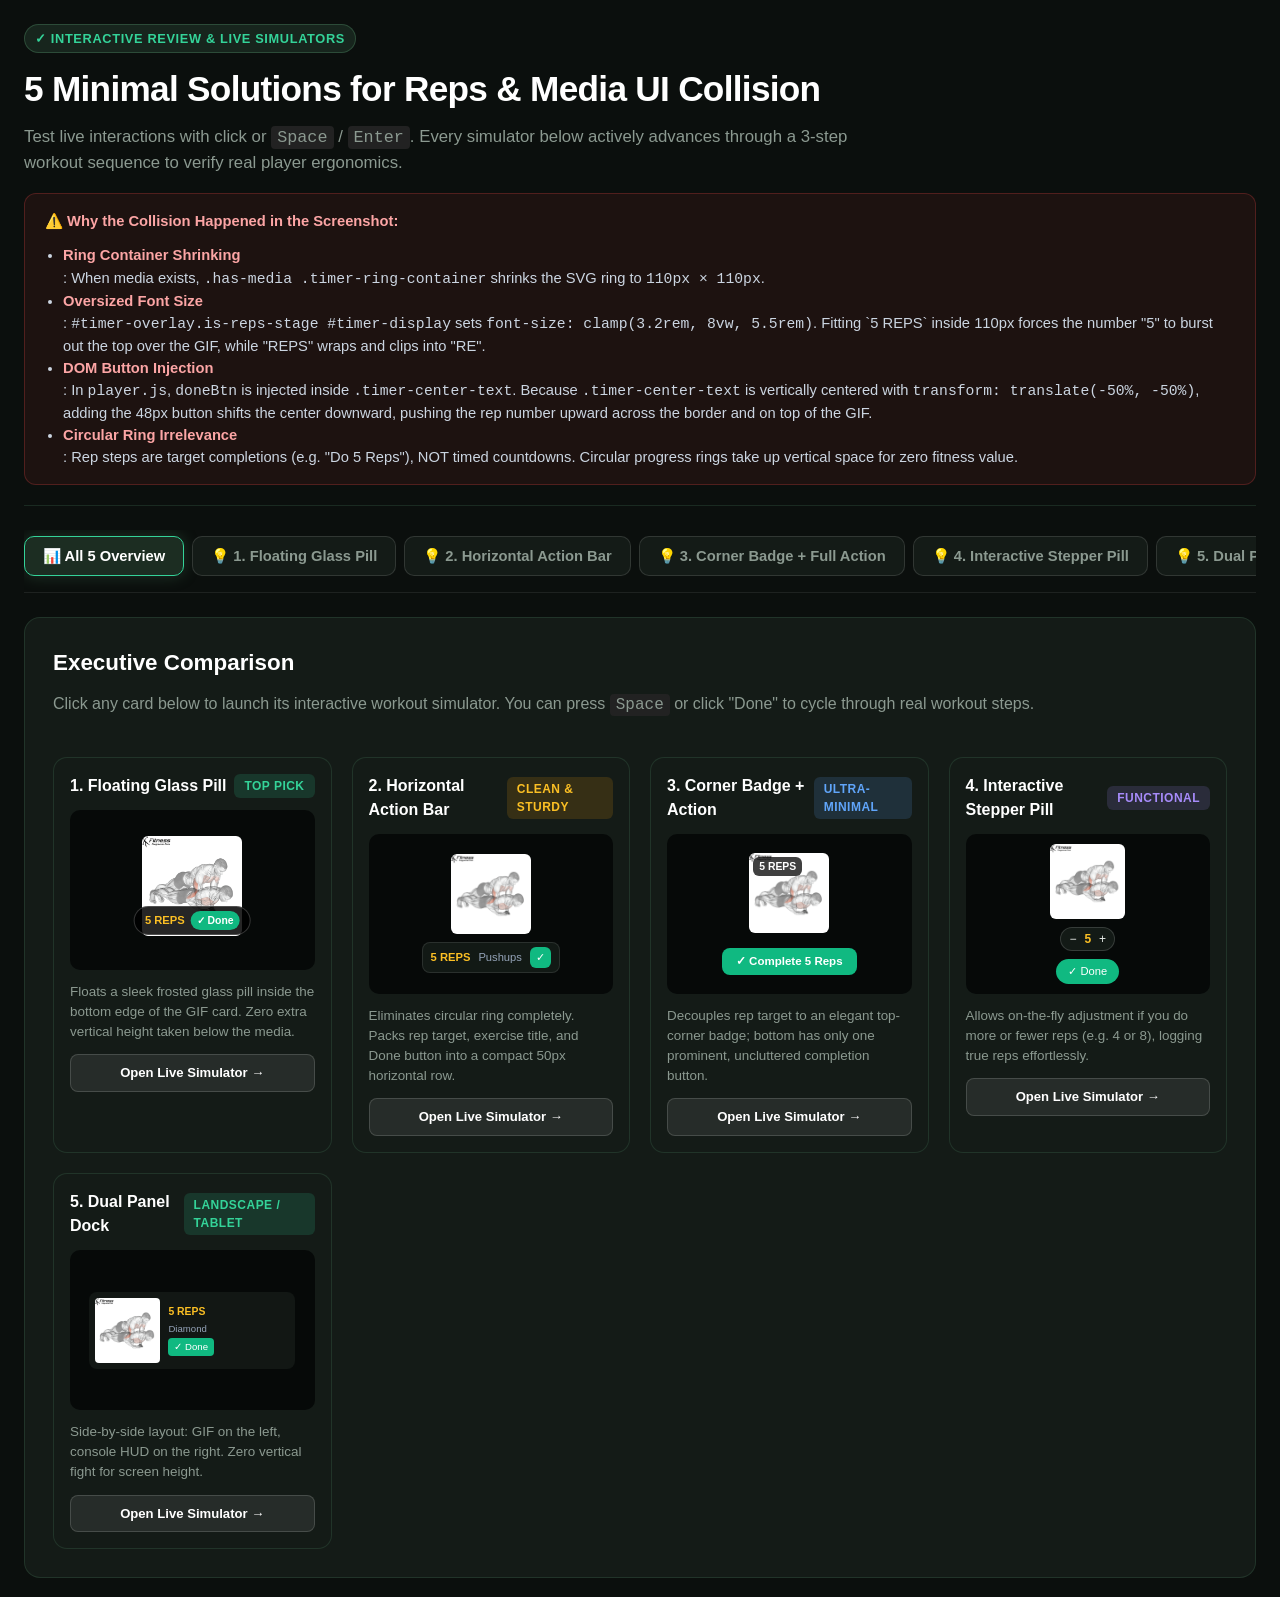
<file: workout/reps_ui_review.html>
<!DOCTYPE html>
<html lang="en" data-theme="matcha-dark">
<head>
	<meta charset="UTF-8">
	<meta name="viewport" content="width=device-width, initial-scale=1.0">
	<title>Reps UI & Layout Collision Fix Review - Workout Player</title>
	<link rel="stylesheet" href="css/styles.css">
	<style>
		:root {
			--review-bg: #0b0f0d;
			--review-card-bg: #141b17;
			--review-card-border: rgba(95, 167, 120, 0.18);
			--review-accent: #5fa778;
			--review-accent-bright: #34d399;
			--review-amber: #f59e0b;
			--review-text: #e6eae6;
			--review-text-muted: #8b9990;
		}

		* {
			box-sizing: border-box;
		}

		html {
			height: auto !important;
			min-height: 100% !important;
			overflow-y: auto !important;
			overflow-x: hidden !important;
		}

		body {
			font-family: -apple-system, BlinkMacSystemFont, "Segoe UI", Roboto, Helvetica, Arial, sans-serif;
			background: var(--review-bg);
			color: var(--review-text);
			margin: 0;
			padding: 24px;
			line-height: 1.5;
			height: auto !important;
			min-height: 100vh !important;
			overflow-y: visible !important;
			overflow-x: hidden !important;
		}

		.review-header {
			max-width: 1360px;
			margin: 0 auto 24px;
			padding-bottom: 20px;
			border-bottom: 1px solid var(--review-card-border);
		}

		.review-badge {
			display: inline-flex;
			align-items: center;
			gap: 6px;
			padding: 4px 10px;
			border-radius: 999px;
			background: rgba(239, 68, 68, 0.15);
			border: 1px solid rgba(239, 68, 68, 0.3);
			color: #f87171;
			font-size: 0.8rem;
			font-weight: 700;
			letter-spacing: 0.05em;
			text-transform: uppercase;
			margin-bottom: 10px;
		}

		.review-badge.fix {
			background: rgba(95, 167, 120, 0.15);
			border-color: rgba(95, 167, 120, 0.3);
			color: var(--review-accent-bright);
		}

		.review-title {
			font-size: clamp(1.6rem, 3vw, 2.2rem);
			font-weight: 800;
			margin: 0 0 8px;
			letter-spacing: -0.02em;
			color: #ffffff;
		}

		.review-subtitle {
			color: var(--review-text-muted);
			font-size: 1.05rem;
			max-width: 860px;
			margin: 0 0 18px;
		}

		/* Diagnostic alert */
		.diagnostic-box {
			background: rgba(239, 68, 68, 0.08);
			border: 1px solid rgba(239, 68, 68, 0.25);
			border-radius: 12px;
			padding: 16px 20px;
			margin-top: 16px;
			display: flex;
			flex-direction: column;
			gap: 8px;
			font-size: 0.92rem;
		}

		.diagnostic-box strong {
			color: #fca5a5;
			display: flex;
			align-items: center;
			gap: 8px;
		}

		.diagnostic-box ul {
			margin: 4px 0 0 18px;
			padding: 0;
			color: #cbd5e1;
		}

		/* Navigation / tabs */
		.nav-tabs {
			display: flex;
			gap: 8px;
			overflow-x: auto;
			padding: 6px 0 16px;
			border-bottom: 1px solid rgba(255, 255, 255, 0.08);
			max-width: 1360px;
			margin: 0 auto 24px;
		}

		.nav-tab-btn {
			background: #141b17;
			border: 1px solid rgba(255, 255, 255, 0.12);
			color: var(--review-text-muted);
			padding: 10px 18px;
			border-radius: 10px;
			cursor: pointer;
			font-size: 0.92rem;
			font-weight: 600;
			white-space: nowrap;
			transition: all 0.15s ease;
			display: flex;
			align-items: center;
			gap: 8px;
		}

		.nav-tab-btn:hover {
			color: #ffffff;
			border-color: rgba(255, 255, 255, 0.3);
			background: #1c2620;
		}

		.nav-tab-btn.active {
			background: rgba(95, 167, 120, 0.2);
			border-color: var(--review-accent-bright);
			color: #ffffff;
			box-shadow: 0 0 16px rgba(95, 167, 120, 0.25);
		}

		.tab-content {
			display: none;
			max-width: 1360px;
			margin: 0 auto;
		}

		.tab-content.active {
			display: block;
			animation: fadeIn 0.2s ease;
		}

		@keyframes fadeIn {
			from { opacity: 0; transform: translateY(4px); }
			to { opacity: 1; transform: translateY(0); }
		}

		/* Interactive Simulator Frame */
		.idea-layout {
			display: grid;
			grid-template-columns: minmax(360px, 440px) 1fr;
			gap: 36px;
			align-items: start;
		}

		@media (max-width: 960px) {
			.idea-layout {
				grid-template-columns: 1fr;
			}
		}

		.simulator-wrapper {
			display: flex;
			flex-direction: column;
			align-items: center;
		}

		.simulator-frame {
			width: 100%;
			max-width: 420px;
			height: 620px;
			background: #060908;
			border: 1px solid rgba(255, 255, 255, 0.16);
			border-radius: 28px;
			padding: 14px;
			box-shadow: 0 24px 64px rgba(0, 0, 0, 0.85);
			position: relative;
			display: flex;
			flex-direction: column;
			overflow: hidden;
		}

		.simulator-topbar {
			display: flex;
			justify-content: space-between;
			align-items: center;
			padding: 6px 10px 10px;
			font-size: 0.78rem;
			color: var(--review-text-muted);
			font-weight: 700;
			letter-spacing: 0.04em;
			text-transform: uppercase;
			border-bottom: 1px solid rgba(255, 255, 255, 0.06);
		}

		.simulator-screen {
			flex: 1;
			background: radial-gradient(circle at 50% 35%, rgba(245, 158, 11, 0.05) 0%, #050706 75%);
			border-radius: 16px;
			display: flex;
			flex-direction: column;
			align-items: center;
			justify-content: center;
			padding: 16px 12px;
			position: relative;
			overflow: hidden;
		}

		/* Exercise Media Card inside simulator */
		.sim-media-card {
			width: 100%;
			max-width: 320px;
			background: #ffffff;
			border-radius: 18px;
			overflow: hidden;
			position: relative;
			box-shadow: 0 12px 36px rgba(0, 0, 0, 0.6);
			display: flex;
			align-items: center;
			justify-content: center;
			min-height: 240px;
		}

		.sim-media-card img {
			width: 100%;
			height: auto;
			max-height: 280px;
			object-fit: contain;
			display: block;
		}

		/* Exercise Title under media */
		.sim-ex-title {
			margin-top: 14px;
			font-size: 1rem;
			font-weight: 700;
			color: #ffffff;
			text-align: center;
		}

		.sim-ex-meta {
			font-size: 0.8rem;
			color: var(--review-text-muted);
			text-align: center;
			margin-top: 2px;
		}

		/* Simulator Step Advance Flash Overlay */
		.sim-advance-overlay {
			position: absolute;
			inset: 0;
			background: rgba(16, 185, 129, 0.92);
			display: flex;
			flex-direction: column;
			align-items: center;
			justify-content: center;
			border-radius: 16px;
			color: #ffffff;
			font-weight: 800;
			z-index: 50;
			opacity: 0;
			pointer-events: none;
			transition: opacity 0.2s ease;
		}

		.sim-advance-overlay.show {
			opacity: 1;
		}

		.sim-advance-overlay .check-icon {
			font-size: 3.5rem;
			margin-bottom: 8px;
			animation: bounceIn 0.3s cubic-bezier(0.16, 1, 0.3, 1);
		}

		@keyframes bounceIn {
			0% { transform: scale(0.5); opacity: 0; }
			70% { transform: scale(1.15); opacity: 1; }
			100% { transform: scale(1); }
		}

		/* Spec Card */
		.spec-card {
			background: var(--review-card-bg);
			border: 1px solid var(--review-card-border);
			border-radius: 16px;
			padding: 28px;
			display: flex;
			flex-direction: column;
			gap: 20px;
		}

		.spec-card h3 {
			margin: 0;
			font-size: 1.4rem;
			color: #ffffff;
			display: flex;
			align-items: center;
			gap: 10px;
		}

		.spec-pill {
			display: inline-flex;
			padding: 3px 10px;
			border-radius: 6px;
			font-size: 0.75rem;
			font-weight: 700;
			letter-spacing: 0.04em;
			text-transform: uppercase;
		}

		.spec-pill.green { background: rgba(52, 211, 153, 0.15); color: #34d399; }
		.spec-pill.amber { background: rgba(245, 158, 11, 0.15); color: #fbbf24; }
		.spec-pill.blue { background: rgba(96, 165, 250, 0.15); color: #60a5fa; }
		.spec-pill.purple { background: rgba(167, 139, 250, 0.15); color: #a78bfa; }

		.spec-pros-cons {
			display: grid;
			grid-template-columns: 1fr 1fr;
			gap: 16px;
		}

		@media (max-width: 600px) {
			.spec-pros-cons {
				grid-template-columns: 1fr;
			}
		}

		.pros-box, .cons-box {
			background: rgba(0, 0, 0, 0.25);
			border-radius: 10px;
			padding: 14px;
			border: 1px solid rgba(255, 255, 255, 0.06);
		}

		.pros-box strong { color: #34d399; font-size: 0.85rem; text-transform: uppercase; letter-spacing: 0.05em; display: block; margin-bottom: 6px; }
		.cons-box strong { color: #f87171; font-size: 0.85rem; text-transform: uppercase; letter-spacing: 0.05em; display: block; margin-bottom: 6px; }

		.pros-box ul, .cons-box ul {
			margin: 0;
			padding-left: 18px;
			font-size: 0.88rem;
			color: #cbd5e1;
		}

		.code-snippet {
			background: #090c0a;
			border: 1px solid rgba(255, 255, 255, 0.08);
			border-radius: 8px;
			padding: 14px;
			font-family: ui-monospace, SFMono-Regular, Menlo, Monaco, Consolas, monospace;
			font-size: 0.85rem;
			color: #e2e8f0;
			overflow-x: auto;
		}

		/* ==========================================================================
		   IDEA 1: FLOATING GLASS PILL DOCK
		   ========================================================================== */
		.idea1-floating-pill {
			position: absolute;
			bottom: 12px;
			left: 50%;
			transform: translateX(-50%);
			background: rgba(11, 15, 13, 0.85);
			backdrop-filter: blur(16px);
			-webkit-backdrop-filter: blur(16px);
			border: 1px solid rgba(255, 255, 255, 0.18);
			border-radius: 999px;
			padding: 6px 8px 6px 16px;
			display: flex;
			align-items: center;
			gap: 12px;
			box-shadow: 0 8px 32px rgba(0, 0, 0, 0.6);
			z-index: 10;
			width: calc(100% - 24px);
			max-width: 290px;
			justify-content: space-between;
		}

		.idea1-rep-metric {
			display: flex;
			align-items: baseline;
			gap: 5px;
		}

		.idea1-rep-num {
			font-size: 1.6rem;
			font-weight: 900;
			color: #fbbf24;
			line-height: 1;
		}

		.idea1-rep-unit {
			font-size: 0.75rem;
			font-weight: 800;
			letter-spacing: 0.08em;
			color: #e2e8f0;
			text-transform: uppercase;
		}

		.action-done-btn {
			background: linear-gradient(135deg, #10b981 0%, #059669 100%);
			color: #ffffff;
			border: 1px solid rgba(255, 255, 255, 0.25);
			padding: 8px 16px;
			border-radius: 999px;
			font-size: 0.88rem;
			font-weight: 700;
			cursor: pointer;
			display: flex;
			align-items: center;
			gap: 6px;
			box-shadow: 0 4px 14px rgba(16, 185, 129, 0.4);
			transition: transform 0.1s ease, box-shadow 0.1s ease, background 0.15s ease;
		}

		.action-done-btn:hover {
			transform: scale(1.04);
			box-shadow: 0 6px 20px rgba(16, 185, 129, 0.6);
		}

		.action-done-btn:active {
			transform: scale(0.96);
		}

		/* ==========================================================================
		   IDEA 2: HORIZONTAL ACTION BAR
		   ========================================================================== */
		.idea2-action-bar {
			width: 100%;
			max-width: 320px;
			background: #121915;
			border: 1px solid rgba(255, 255, 255, 0.12);
			border-radius: 14px;
			padding: 8px 12px;
			display: flex;
			align-items: center;
			justify-content: space-between;
			box-shadow: 0 8px 24px rgba(0, 0, 0, 0.4);
			margin-top: 14px;
		}

		.idea2-rep-badge {
			display: flex;
			align-items: center;
			gap: 6px;
			background: rgba(245, 158, 11, 0.14);
			border: 1px solid rgba(245, 158, 11, 0.3);
			padding: 6px 10px;
			border-radius: 10px;
		}

		.idea2-rep-num {
			font-size: 1.4rem;
			font-weight: 900;
			color: #fbbf24;
			line-height: 1;
		}

		.idea2-rep-text {
			font-size: 0.72rem;
			font-weight: 800;
			color: #fde68a;
			letter-spacing: 0.05em;
		}

		.idea2-ex-info {
			display: flex;
			flex-direction: column;
			text-align: left;
			margin-left: 8px;
			flex: 1;
		}

		.idea2-ex-name {
			font-size: 0.85rem;
			font-weight: 700;
			color: #ffffff;
			white-space: nowrap;
			overflow: hidden;
			text-overflow: ellipsis;
			max-width: 110px;
		}

		.idea2-ex-sub {
			font-size: 0.7rem;
			color: var(--review-text-muted);
		}

		/* ==========================================================================
		   IDEA 3: CORNER BADGE + HERO BUTTON
		   ========================================================================== */
		.idea3-corner-badge {
			position: absolute;
			top: 10px;
			left: 10px;
			background: rgba(11, 15, 13, 0.88);
			backdrop-filter: blur(8px);
			-webkit-backdrop-filter: blur(8px);
			border: 1px solid rgba(255, 255, 255, 0.18);
			padding: 6px 12px;
			border-radius: 999px;
			display: flex;
			align-items: center;
			gap: 6px;
			box-shadow: 0 4px 12px rgba(0, 0, 0, 0.4);
		}

		.idea3-dot {
			width: 8px;
			height: 8px;
			background: #fbbf24;
			border-radius: 50%;
			box-shadow: 0 0 8px #fbbf24;
		}

		.idea3-badge-text {
			font-size: 0.82rem;
			font-weight: 800;
			letter-spacing: 0.04em;
			color: #ffffff;
		}

		.idea3-hero-btn {
			width: 100%;
			max-width: 320px;
			margin-top: 16px;
			background: linear-gradient(135deg, #10b981 0%, #059669 100%);
			color: #ffffff;
			border: 1px solid rgba(255, 255, 255, 0.25);
			padding: 14px;
			border-radius: 14px;
			font-size: 1.05rem;
			font-weight: 800;
			cursor: pointer;
			display: flex;
			align-items: center;
			justify-content: center;
			gap: 8px;
			box-shadow: 0 8px 24px rgba(16, 185, 129, 0.45);
			transition: transform 0.1s ease;
		}

		.idea3-hero-btn:hover {
			transform: scale(1.02);
		}

		/* ==========================================================================
		   IDEA 4: STEPPER PILL
		   ========================================================================== */
		.idea4-controls {
			margin-top: 14px;
			width: 100%;
			max-width: 320px;
			display: flex;
			flex-direction: column;
			gap: 10px;
			align-items: center;
		}

		.idea4-stepper-pill {
			display: flex;
			align-items: center;
			background: #131a16;
			border: 1px solid rgba(255, 255, 255, 0.14);
			border-radius: 999px;
			padding: 4px 6px;
			box-shadow: 0 8px 24px rgba(0, 0, 0, 0.4);
		}

		.idea4-step-btn {
			width: 38px;
			height: 38px;
			border-radius: 50%;
			background: rgba(255, 255, 255, 0.08);
			border: 1px solid rgba(255, 255, 255, 0.12);
			color: #ffffff;
			font-size: 1.25rem;
			font-weight: 700;
			cursor: pointer;
			display: flex;
			align-items: center;
			justify-content: center;
			transition: all 0.15s ease;
			user-select: none;
		}

		.idea4-step-btn:hover {
			background: rgba(255, 255, 255, 0.2);
			transform: scale(1.1);
		}

		.idea4-step-btn:active {
			transform: scale(0.92);
		}

		.idea4-display {
			padding: 0 20px;
			text-align: center;
			min-width: 90px;
		}

		.idea4-count {
			font-size: 1.8rem;
			font-weight: 900;
			color: #fbbf24;
			line-height: 1;
		}

		.idea4-unit {
			font-size: 0.7rem;
			font-weight: 800;
			color: var(--review-text-muted);
			letter-spacing: 0.08em;
			text-transform: uppercase;
		}

		/* ==========================================================================
		   IDEA 5: DUAL PANEL DOCK
		   ========================================================================== */
		.idea5-split-container {
			display: flex;
			gap: 16px;
			width: 100%;
			max-width: 380px;
			background: #0f1411;
			border: 1px solid rgba(255, 255, 255, 0.12);
			border-radius: 20px;
			padding: 12px;
			box-shadow: 0 12px 36px rgba(0, 0, 0, 0.6);
		}

		.idea5-thumb-col {
			width: 140px;
			background: #ffffff;
			border-radius: 14px;
			overflow: hidden;
			display: flex;
			align-items: center;
			justify-content: center;
		}

		.idea5-thumb-col img {
			width: 100%;
			height: 100%;
			object-fit: contain;
		}

		.idea5-meta-col {
			flex: 1;
			display: flex;
			flex-direction: column;
			justify-content: space-between;
			padding: 4px 0;
		}

		/* ==========================================================================
		   BUG DEMO
		   ========================================================================== */
		.mockup-bugged-ring {
			position: relative;
			width: 110px;
			height: 110px;
			margin-top: -15px;
		}

		.mockup-bugged-ring svg {
			width: 100%;
			height: 100%;
		}

		.mockup-bugged-center {
			position: absolute;
			top: 50%;
			left: 50%;
			transform: translate(-50%, -50%);
			width: 85%;
			text-align: center;
		}

		.mockup-bugged-display {
			font-size: 3.5rem;
			font-weight: 900;
			color: #fbbf24;
			line-height: 0.8;
			margin-top: -20px;
			white-space: nowrap;
		}

		.mockup-bugged-btn {
			margin-top: 12px;
			padding: 10px 24px;
			font-size: 0.95rem;
			font-weight: 800;
			border-radius: 40px;
			background: linear-gradient(135deg, #10b981 0%, #059669 100%);
			color: #ffffff;
			border: 1px solid rgba(255, 255, 255, 0.3);
			cursor: pointer;
			white-space: nowrap;
			box-shadow: 0 0 20px rgba(16, 185, 129, 0.4);
		}

		/* ==========================================================================
		   OVERVIEW GRID CARDS
		   ========================================================================== */
		.overview-grid {
			display: grid;
			grid-template-columns: repeat(auto-fit, minmax(250px, 1fr));
			gap: 20px;
			margin-top: 20px;
		}

		.overview-card {
			background: var(--review-card-bg);
			border: 1px solid var(--review-card-border);
			border-radius: 14px;
			padding: 16px;
			display: flex;
			flex-direction: column;
			gap: 12px;
			transition: transform 0.2s ease, border-color 0.2s ease;
			cursor: pointer;
		}

		.overview-card:hover {
			transform: translateY(-4px);
			border-color: var(--review-accent-bright);
		}

		.overview-card h4 {
			margin: 0;
			font-size: 1rem;
			color: #ffffff;
			display: flex;
			justify-content: space-between;
			align-items: center;
		}

		.overview-preview-box {
			background: #060908;
			border-radius: 10px;
			height: 160px;
			overflow: hidden;
			display: flex;
			align-items: center;
			justify-content: center;
			position: relative;
			padding: 8px;
		}

		.overview-preview-box img {
			max-height: 100px;
			object-fit: contain;
			border-radius: 6px;
		}

		.overview-open-btn {
			background: rgba(255, 255, 255, 0.08);
			border: 1px solid rgba(255, 255, 255, 0.15);
			color: #ffffff;
			padding: 8px 12px;
			border-radius: 8px;
			font-size: 0.82rem;
			font-weight: 700;
			cursor: pointer;
			text-align: center;
			transition: background 0.15s ease;
		}

		.overview-card:hover .overview-open-btn {
			background: var(--review-accent);
		}

		/* Keyboard hint bar */
		.key-hint-bar {
			margin-top: 14px;
			display: flex;
			align-items: center;
			gap: 8px;
			font-size: 0.82rem;
			color: var(--review-text-muted);
		}

		.key-hint-bar kbd {
			background: #1c2620;
			border: 1px solid rgba(255, 255, 255, 0.2);
			border-radius: 4px;
			padding: 2px 7px;
			font-family: inherit;
			font-weight: 700;
			color: #ffffff;
		}
	</style>
</head>
<body>

	<header class="review-header">
		<div class="review-badge fix">✓ Interactive Review & Live Simulators</div>
		<h1 class="review-title">5 Minimal Solutions for Reps & Media UI Collision</h1>
		<p class="review-subtitle">
			Test live interactions with click or <kbd style="background:#222; padding:2px 6px; border-radius:4px;">Space</kbd> / <kbd style="background:#222; padding:2px 6px; border-radius:4px;">Enter</kbd>. Every simulator below actively advances through a 3-step workout sequence to verify real player ergonomics.
		</p>

		<div class="diagnostic-box">
			<strong>⚠️ Why the Collision Happened in the Screenshot:</strong>
			<ul>
				<li><strong>Ring Container Shrinking</strong>: When media exists, <code>.has-media .timer-ring-container</code> shrinks the SVG ring to <code>110px &times; 110px</code>.</li>
				<li><strong>Oversized Font Size</strong>: <code>#timer-overlay.is-reps-stage #timer-display</code> sets <code>font-size: clamp(3.2rem, 8vw, 5.5rem)</code>. Fitting `5 REPS` inside 110px forces the number "5" to burst out the top over the GIF, while "REPS" wraps and clips into "RE".</li>
				<li><strong>DOM Button Injection</strong>: In <code>player.js</code>, <code>doneBtn</code> is injected inside <code>.timer-center-text</code>. Because <code>.timer-center-text</code> is vertically centered with <code>transform: translate(-50%, -50%)</code>, adding the 48px button shifts the center downward, pushing the rep number upward across the border and on top of the GIF.</li>
				<li><strong>Circular Ring Irrelevance</strong>: Rep steps are target completions (e.g. "Do 5 Reps"), NOT timed countdowns. Circular progress rings take up vertical space for zero fitness value.</li>
			</ul>
		</div>
	</header>

	<nav class="nav-tabs" id="tabs-nav">
		<button class="nav-tab-btn active" data-tab="tab-overview">📊 All 5 Overview</button>
		<button class="nav-tab-btn" data-tab="tab-idea1">💡 1. Floating Glass Pill</button>
		<button class="nav-tab-btn" data-tab="tab-idea2">💡 2. Horizontal Action Bar</button>
		<button class="nav-tab-btn" data-tab="tab-idea3">💡 3. Corner Badge + Full Action</button>
		<button class="nav-tab-btn" data-tab="tab-idea4">💡 4. Interactive Stepper Pill</button>
		<button class="nav-tab-btn" data-tab="tab-idea5">💡 5. Dual Panel Dock</button>
		<button class="nav-tab-btn" data-tab="tab-current-bug">⚠️ Current Collision (Before)</button>
	</nav>

	<!-- TAB 0: ALL 5 OVERVIEW -->
	<main id="tab-overview" class="tab-content active">
		<div class="spec-card">
			<h3>Executive Comparison</h3>
			<p style="color: var(--review-text-muted); margin-top: -8px;">
				Click any card below to launch its interactive workout simulator. You can press <kbd style="background:#222; padding:2px 6px; border-radius:4px;">Space</kbd> or click "Done" to cycle through real workout steps.
			</p>
			<div class="overview-grid">
				<div class="overview-card" onclick="switchTab('tab-idea1')">
					<h4>
						<span>1. Floating Glass Pill</span>
						<span class="spec-pill green">Top Pick</span>
					</h4>
					<div class="overview-preview-box">
						<div style="position: relative; display: inline-block;">
							<img src="media/diamond-pushups.gif" alt="Preview">
							<div style="position: absolute; bottom: 8px; left: 50%; transform: translateX(-50%); background: rgba(0,0,0,0.85); border: 1px solid rgba(255,255,255,0.2); border-radius: 999px; padding: 4px 10px; font-size: 0.7rem; font-weight: 800; color: #fbbf24; white-space: nowrap; display: flex; gap: 6px; align-items: center;">
								<span>5 REPS</span>
								<span style="background: #10b981; color: #fff; padding: 2px 6px; border-radius: 999px; font-size: 0.65rem;">✓ Done</span>
							</div>
						</div>
					</div>
					<p style="font-size: 0.84rem; color: var(--review-text-muted); margin: 0;">
						Floats a sleek frosted glass pill inside the bottom edge of the GIF card. Zero extra vertical height taken below the media.
					</p>
					<div class="overview-open-btn">Open Live Simulator &rarr;</div>
				</div>

				<div class="overview-card" onclick="switchTab('tab-idea2')">
					<h4>
						<span>2. Horizontal Action Bar</span>
						<span class="spec-pill amber">Clean & Sturdy</span>
					</h4>
					<div class="overview-preview-box">
						<div style="display: flex; flex-direction: column; align-items: center; gap: 8px;">
							<img src="media/diamond-pushups.gif" alt="Preview" style="max-height: 80px;">
							<div style="background: #121915; border: 1px solid rgba(255,255,255,0.1); border-radius: 8px; padding: 4px 8px; font-size: 0.7rem; display: flex; gap: 8px; align-items: center;">
								<span style="color: #fbbf24; font-weight: 800;">5 REPS</span>
								<span style="color: #94a3b8;">Pushups</span>
								<span style="background: #10b981; color: #fff; padding: 2px 6px; border-radius: 6px;">✓</span>
							</div>
						</div>
					</div>
					<p style="font-size: 0.84rem; color: var(--review-text-muted); margin: 0;">
						Eliminates circular ring completely. Packs rep target, exercise title, and Done button into a compact 50px horizontal row.
					</p>
					<div class="overview-open-btn">Open Live Simulator &rarr;</div>
				</div>

				<div class="overview-card" onclick="switchTab('tab-idea3')">
					<h4>
						<span>3. Corner Badge + Action</span>
						<span class="spec-pill blue">Ultra-Minimal</span>
					</h4>
					<div class="overview-preview-box">
						<div style="display: flex; flex-direction: column; align-items: center; gap: 8px;">
							<div style="position: relative;">
								<img src="media/diamond-pushups.gif" alt="Preview" style="max-height: 80px;">
								<span style="position: absolute; top: 4px; left: 4px; background: rgba(0,0,0,0.75); color: #fff; font-size: 0.65rem; font-weight: 800; padding: 2px 6px; border-radius: 6px;">5 REPS</span>
							</div>
							<div style="background: #10b981; color: #fff; font-weight: 800; font-size: 0.72rem; padding: 5px 14px; border-radius: 8px;">
								✓ Complete 5 Reps
							</div>
						</div>
					</div>
					<p style="font-size: 0.84rem; color: var(--review-text-muted); margin: 0;">
						Decouples rep target to an elegant top-corner badge; bottom has only one prominent, uncluttered completion button.
					</p>
					<div class="overview-open-btn">Open Live Simulator &rarr;</div>
				</div>

				<div class="overview-card" onclick="switchTab('tab-idea4')">
					<h4>
						<span>4. Interactive Stepper Pill</span>
						<span class="spec-pill purple">Functional</span>
					</h4>
					<div class="overview-preview-box">
						<div style="display: flex; flex-direction: column; align-items: center; gap: 8px;">
							<img src="media/diamond-pushups.gif" alt="Preview" style="max-height: 75px;">
							<div style="background: #131a16; border: 1px solid rgba(255,255,255,0.15); border-radius: 999px; padding: 2px 8px; font-size: 0.75rem; display: flex; gap: 8px; align-items: center;">
								<span>−</span>
								<span style="color: #fbbf24; font-weight: 800;">5</span>
								<span>+</span>
							</div>
							<div style="background: #10b981; color: #fff; font-size: 0.7rem; padding: 4px 12px; border-radius: 999px;">✓ Done</div>
						</div>
					</div>
					<p style="font-size: 0.84rem; color: var(--review-text-muted); margin: 0;">
						Allows on-the-fly adjustment if you do more or fewer reps (e.g. 4 or 8), logging true reps effortlessly.
					</p>
					<div class="overview-open-btn">Open Live Simulator &rarr;</div>
				</div>

				<div class="overview-card" onclick="switchTab('tab-idea5')">
					<h4>
						<span>5. Dual Panel Dock</span>
						<span class="spec-pill green">Landscape / Tablet</span>
					</h4>
					<div class="overview-preview-box">
						<div style="display: flex; gap: 8px; background: #121714; padding: 6px; border-radius: 8px; width: 90%;">
							<img src="media/diamond-pushups.gif" alt="Preview" style="max-height: 65px; border-radius: 4px;">
							<div style="display: flex; flex-direction: column; justify-content: center; gap: 2px;">
								<span style="font-size: 0.65rem; color: #fbbf24; font-weight: 800;">5 REPS</span>
								<span style="font-size: 0.6rem; color: #94a3b8;">Diamond</span>
								<span style="background: #10b981; color: #fff; font-size: 0.6rem; padding: 2px 6px; border-radius: 4px; text-align: center;">✓ Done</span>
							</div>
						</div>
					</div>
					<p style="font-size: 0.84rem; color: var(--review-text-muted); margin: 0;">
						Side-by-side layout: GIF on the left, console HUD on the right. Zero vertical fight for screen height.
					</p>
					<div class="overview-open-btn">Open Live Simulator &rarr;</div>
				</div>
			</div>
		</div>
	</main>

	<!-- TAB 1: FLOATING GLASS PILL -->
	<section id="tab-idea1" class="tab-content">
		<div class="idea-layout">
			<div class="simulator-wrapper">
				<div class="simulator-frame">
					<div class="simulator-topbar">
						<span>WORKOUT PLAYER</span>
						<span class="sim-step-indicator">STEP 1 / 3</span>
					</div>
					<div class="simulator-screen">
						<!-- Advance Flash Feedback Overlay -->
						<div class="sim-advance-overlay" id="overlay-idea1">
							<div class="check-icon">✓</div>
							<div style="font-size: 1.1rem;">STEP COMPLETE!</div>
							<div style="font-size: 0.85rem; opacity: 0.9; margin-top: 4px;">Advancing to next exercise...</div>
						</div>

						<!-- Media Card -->
						<div class="sim-media-card">
							<img src="media/diamond-pushups.gif" class="sim-img" alt="Exercise">
							<!-- Floating Pill inside card -->
							<div class="idea1-floating-pill">
								<div class="idea1-rep-metric">
									<span class="idea1-rep-num sim-rep-num">5</span>
									<span class="idea1-rep-unit">REPS</span>
								</div>
								<button type="button" class="action-done-btn" onclick="advanceSimulatorStep()">
									<span>✓</span>
									<span>Done</span>
								</button>
							</div>
						</div>

						<div class="sim-ex-title">Diamond Pushups</div>
						<div class="sim-ex-meta">Chest & Triceps · Bodyweight</div>
					</div>
				</div>

				<div class="key-hint-bar">
					<span>Press <kbd>Space</kbd> or click <strong>Done</strong> to advance step</span>
				</div>
			</div>

			<div class="spec-card">
				<div>
					<span class="spec-pill green">Idea 1 · Recommended</span>
					<h3 style="margin-top: 8px;">Floating Glass Pill Dock</h3>
					<p style="color: var(--review-text-muted); margin: 6px 0 0;">
						Anchors a translucent, frosted-glass HUD capsule directly inside the bottom border of the GIF card. The UI becomes part of the media player rather than fighting with elements underneath it.
					</p>
				</div>

				<div class="spec-pros-cons">
					<div class="pros-box">
						<strong>Advantages</strong>
						<ul>
							<li>Zero collision risk: Doesn't rely on vertical space below the GIF.</li>
							<li>High contrast: Frosted glass background ensures crisp readability even over white FitnessProgramer GIF backgrounds.</li>
							<li>Modern & Minimal: Inspired by iOS Dynamic Island & modern video player controls.</li>
							<li>Unifies Reps & Done into one cohesive touch target.</li>
						</ul>
					</div>
					<div class="cons-box">
						<strong>Tradeoffs</strong>
						<ul>
							<li>Covers a small 36px band at the very bottom edge of the animation.</li>
						</ul>
					</div>
				</div>

				<div>
					<div class="spec-section-title" style="color: var(--review-accent); font-size: 0.85rem; font-weight: 700; text-transform: uppercase; margin-bottom: 6px;">Implementation Blueprint</div>
					<div class="code-snippet">
/* Drop circular ring & float pill inside media */
#timer-overlay.is-reps-stage .timer-ring-container {
	display: none;
}
.timer-media-container {
	position: relative;
}
.reps-floating-pill {
	position: absolute;
	bottom: 14px;
	left: 50%;
	transform: translateX(-50%);
	background: rgba(11, 15, 13, 0.85);
	backdrop-filter: blur(16px);
	border: 1px solid rgba(255, 255, 255, 0.16);
	border-radius: 999px;
	padding: 6px 10px 6px 18px;
	display: flex;
	align-items: center;
	gap: 16px;
	z-index: 10;
}
					</div>
				</div>
			</div>
		</div>
	</section>

	<!-- TAB 2: HORIZONTAL ACTION BAR -->
	<section id="tab-idea2" class="tab-content">
		<div class="idea-layout">
			<div class="simulator-wrapper">
				<div class="simulator-frame">
					<div class="simulator-topbar">
						<span>WORKOUT PLAYER</span>
						<span class="sim-step-indicator">STEP 1 / 3</span>
					</div>
					<div class="simulator-screen">
						<!-- Advance Flash Feedback Overlay -->
						<div class="sim-advance-overlay" id="overlay-idea2">
							<div class="check-icon">✓</div>
							<div style="font-size: 1.1rem;">STEP COMPLETE!</div>
							<div style="font-size: 0.85rem; opacity: 0.9; margin-top: 4px;">Advancing to next exercise...</div>
						</div>

						<div class="sim-media-card">
							<img src="media/diamond-pushups.gif" class="sim-img" alt="Exercise">
						</div>

						<!-- Horizontal Action Bar -->
						<div class="idea2-action-bar">
							<div class="idea2-rep-badge">
								<span class="idea2-rep-num sim-rep-num">5</span>
								<span class="idea2-rep-text">REPS</span>
							</div>
							<div class="idea2-ex-info">
								<span class="idea2-ex-name sim-ex-title">Diamond Pushups</span>
								<span class="idea2-ex-sub sim-ex-meta">Chest & Triceps</span>
							</div>
							<button type="button" class="action-done-btn" onclick="advanceSimulatorStep()">
								✓ Done
							</button>
						</div>
					</div>
				</div>
				<div class="key-hint-bar">
					<span>Press <kbd>Space</kbd> or click <strong>Done</strong> to advance step</span>
				</div>
			</div>

			<div class="spec-card">
				<div>
					<span class="spec-pill amber">Idea 2</span>
					<h3 style="margin-top: 8px;">Integrated Horizontal Action Bar</h3>
					<p style="color: var(--review-text-muted); margin: 6px 0 0;">
						Replaces the entire circular SVG ring for rep steps with a compact 50px high horizontal strip. Displays target count, exercise name, and the advance button in a single neat row.
					</p>
				</div>

				<div class="spec-pros-cons">
					<div class="pros-box">
						<strong>Advantages</strong>
						<ul>
							<li>Never obscures the GIF animation.</li>
							<li>Strict, predictable height: Exactly 50px of vertical space, leaving maximum height for the exercise GIF.</li>
							<li>Clear visual hierarchy from left-to-right: Target &rarr; Exercise &rarr; Action.</li>
						</ul>
					</div>
					<div class="cons-box">
						<strong>Tradeoffs</strong>
						<ul>
							<li>Requires slightly more horizontal width for long exercise titles.</li>
						</ul>
					</div>
				</div>

				<div>
					<div class="spec-section-title" style="color: var(--review-accent); font-size: 0.85rem; font-weight: 700; text-transform: uppercase; margin-bottom: 6px;">Implementation Blueprint</div>
					<div class="code-snippet">
/* Drop ring completely in rep mode */
#timer-overlay.is-reps-stage .timer-ring-container {
	display: none;
}
.reps-action-bar {
	display: flex;
	align-items: center;
	justify-content: space-between;
	height: 52px;
	padding: 0 16px;
	border-radius: 12px;
	background: var(--bg-card);
	border: 1px solid var(--border-subtle);
}
					</div>
				</div>
			</div>
		</div>
	</section>

	<!-- TAB 3: CORNER BADGE + HERO ACTION -->
	<section id="tab-idea3" class="tab-content">
		<div class="idea-layout">
			<div class="simulator-wrapper">
				<div class="simulator-frame">
					<div class="simulator-topbar">
						<span>WORKOUT PLAYER</span>
						<span class="sim-step-indicator">STEP 1 / 3</span>
					</div>
					<div class="simulator-screen">
						<!-- Advance Flash Feedback Overlay -->
						<div class="sim-advance-overlay" id="overlay-idea3">
							<div class="check-icon">✓</div>
							<div style="font-size: 1.1rem;">STEP COMPLETE!</div>
							<div style="font-size: 0.85rem; opacity: 0.9; margin-top: 4px;">Advancing to next exercise...</div>
						</div>

						<div class="sim-media-card">
							<img src="media/diamond-pushups.gif" class="sim-img" alt="Exercise">
							<div class="idea3-corner-badge">
								<div class="idea3-dot"></div>
								<span class="idea3-badge-text"><span class="sim-rep-num">5</span> REPS TARGET</span>
							</div>
						</div>

						<div class="sim-ex-title">Diamond Pushups</div>
						<div class="sim-ex-meta">Chest & Triceps</div>

						<button type="button" class="idea3-hero-btn" onclick="advanceSimulatorStep()">
							<span>✓</span>
							<span>Complete <span class="sim-rep-num">5</span> Reps</span>
						</button>
					</div>
				</div>
				<div class="key-hint-bar">
					<span>Press <kbd>Space</kbd> or click <strong>Complete</strong> to advance step</span>
				</div>
			</div>

			<div class="spec-card">
				<div>
					<span class="spec-pill blue">Idea 3</span>
					<h3 style="margin-top: 8px;">Corner Rep Badge + Dedicated Primary Action</h3>
					<p style="color: var(--review-text-muted); margin: 6px 0 0;">
						Separates the "Information" from the "Action". The rep target lives as a refined glass pill in the top corner of the exercise card, leaving the bottom dedicated to a single, ergonomic completion button.
					</p>
				</div>

				<div class="spec-pros-cons">
					<div class="pros-box">
						<strong>Advantages</strong>
						<ul>
							<li>Most uncluttered visual presentation possible.</li>
							<li>Large, effortless touch target for sweaty fingers or quick keyboard hits.</li>
							<li>Button copy clearly states the milestone: "Complete 5 Reps".</li>
						</ul>
					</div>
					<div class="cons-box">
						<strong>Tradeoffs</strong>
						<ul>
							<li>Rep count is separated from the button by the height of the image.</li>
						</ul>
					</div>
				</div>
			</div>
		</div>
	</section>

	<!-- TAB 4: INTERACTIVE STEPPER PILL -->
	<section id="tab-idea4" class="tab-content">
		<div class="idea-layout">
			<div class="simulator-wrapper">
				<div class="simulator-frame">
					<div class="simulator-topbar">
						<span>WORKOUT PLAYER</span>
						<span class="sim-step-indicator">STEP 1 / 3</span>
					</div>
					<div class="simulator-screen">
						<!-- Advance Flash Feedback Overlay -->
						<div class="sim-advance-overlay" id="overlay-idea4">
							<div class="check-icon">✓</div>
							<div style="font-size: 1.1rem;">STEP COMPLETE!</div>
							<div style="font-size: 0.85rem; opacity: 0.9; margin-top: 4px;">Logged reps & advancing...</div>
						</div>

						<div class="sim-media-card">
							<img src="media/diamond-pushups.gif" class="sim-img" alt="Exercise">
						</div>

						<div class="sim-ex-title">Diamond Pushups</div>
						<div class="sim-ex-meta">Chest & Triceps</div>

						<div class="idea4-controls">
							<!-- Stepper Pill -->
							<div class="idea4-stepper-pill">
								<button type="button" class="idea4-step-btn" onclick="stepRep(-1)">−</button>
								<div class="idea4-display">
									<div class="idea4-count" id="stepper-val">5</div>
									<div class="idea4-unit">Reps Done</div>
								</div>
								<button type="button" class="idea4-step-btn" onclick="stepRep(1)">+</button>
							</div>

							<button type="button" class="action-done-btn" style="width: 100%; justify-content: center; padding: 12px;" onclick="advanceSimulatorStep()">
								✓ Log & Advance (Space)
							</button>
						</div>
					</div>
				</div>
				<div class="key-hint-bar">
					<span>Click <kbd>−</kbd> / <kbd>+</kbd> or press <kbd>Space</kbd> to Log & Advance</span>
				</div>
			</div>

			<div class="spec-card">
				<div>
					<span class="spec-pill purple">Idea 4</span>
					<h3 style="margin-top: 8px;">Interactive Rep Stepper Pill</h3>
					<p style="color: var(--review-text-muted); margin: 6px 0 0;">
						For users who track their real output: easily increase or decrease reps if you pushed for 7 reps or fatigue forced you to stop at 4. Defaults to the routine's prescribed target.
					</p>
				</div>

				<div class="spec-pros-cons">
					<div class="pros-box">
						<strong>Advantages</strong>
						<ul>
							<li>Adds real fitness utility: logs actual volume instead of assuming perfection.</li>
							<li>Clean horizontal pill design keeps height contained under 100px total.</li>
							<li>Tactile feedback with quick increment/decrement buttons.</li>
						</ul>
					</div>
					<div class="cons-box">
						<strong>Tradeoffs</strong>
						<ul>
							<li>Adds two more buttons (plus and minus) compared to a purely static display.</li>
						</ul>
					</div>
				</div>
			</div>
		</div>
	</section>

	<!-- TAB 5: DUAL PANEL DOCK -->
	<section id="tab-idea5" class="tab-content">
		<div class="idea-layout">
			<div class="simulator-wrapper">
				<div class="simulator-frame" style="max-width: 480px;">
					<div class="simulator-topbar">
						<span>WORKOUT PLAYER</span>
						<span class="sim-step-indicator">STEP 1 / 3</span>
					</div>
					<div class="simulator-screen">
						<!-- Advance Flash Feedback Overlay -->
						<div class="sim-advance-overlay" id="overlay-idea5">
							<div class="check-icon">✓</div>
							<div style="font-size: 1.1rem;">STEP COMPLETE!</div>
							<div style="font-size: 0.85rem; opacity: 0.9; margin-top: 4px;">Advancing to next exercise...</div>
						</div>

						<!-- Dual Panel Layout -->
						<div class="idea5-split-container">
							<div class="idea5-thumb-col">
								<img src="media/diamond-pushups.gif" class="sim-img" alt="Exercise">
							</div>
							<div class="idea5-meta-col">
								<div>
									<div style="font-size: 0.68rem; font-weight: 800; letter-spacing: 0.08em; color: #fbbf24; text-transform: uppercase;">REPS STEP</div>
									<div class="sim-ex-title" style="text-align: left; margin: 2px 0 4px;">Diamond Pushups</div>
									<div class="sim-ex-meta" style="text-align: left; margin: 0;">Chest & Triceps</div>
								</div>
								<div style="margin-top: 12px;">
									<div style="display: flex; align-items: baseline; gap: 4px; margin-bottom: 8px;">
										<span class="sim-rep-num" style="font-size: 2.2rem; font-weight: 900; color: #ffffff; line-height: 1;">5</span>
										<span style="font-size: 0.8rem; font-weight: 800; color: #fbbf24;">REPS</span>
									</div>
									<button type="button" class="action-done-btn" style="width: 100%; justify-content: center;" onclick="advanceSimulatorStep()">
										✓ Complete
									</button>
								</div>
							</div>
						</div>
					</div>
				</div>
				<div class="key-hint-bar">
					<span>Press <kbd>Space</kbd> or click <strong>Complete</strong> to advance step</span>
				</div>
			</div>

			<div class="spec-card">
				<div>
					<span class="spec-pill green">Idea 5</span>
					<h3 style="margin-top: 8px;">Split-View Dual Panel (Side-by-Side)</h3>
					<p style="color: var(--review-text-muted); margin: 6px 0 0;">
						Instead of vertically stacking the large GIF on top of the counter and button, places the media on the left and the HUD controls on the right. Perfect for landscape displays, tablets, or desktop browser viewports.
					</p>
				</div>

				<div class="spec-pros-cons">
					<div class="pros-box">
						<strong>Advantages</strong>
						<ul>
							<li>Completely resolves vertical screen crowding on laptops and monitors.</li>
							<li>Clean editorial look similar to Peloton and Apple Fitness+.</li>
							<li>Both the exercise video and the rep counter have full, unrestricted breathing room.</li>
						</ul>
					</div>
					<div class="cons-box">
						<strong>Tradeoffs</strong>
						<ul>
							<li>Requires a CSS media query breakpoint to fall back to a column on narrow mobile screens.</li>
						</ul>
					</div>
				</div>
			</div>
		</div>
	</section>

	<!-- TAB 6: CURRENT BUG DEMO (Before) -->
	<section id="tab-current-bug" class="tab-content">
		<div class="idea-layout">
			<div class="simulator-wrapper">
				<div class="simulator-frame">
					<div class="simulator-topbar">
						<span>WORKOUT PLAYER</span>
						<span style="color: #f87171;">CURRENT COLLISION BUG</span>
					</div>
					<div class="simulator-screen" style="justify-content: flex-start; padding-top: 24px;">
						<div class="sim-media-card" style="margin-bottom: 0;">
							<img src="media/diamond-pushups.gif" alt="Diamond Pushups">
						</div>

						<!-- The shrunken 110px ring with oversized text & injected button -->
						<div class="mockup-bugged-ring">
							<svg viewBox="0 0 300 300">
								<circle cx="150" cy="150" r="140" fill="none" stroke="rgba(245, 158, 11, 0.2)" stroke-width="12" />
								<circle cx="150" cy="150" r="140" fill="none" stroke="#f59e0b" stroke-width="12" stroke-dasharray="880" stroke-dashoffset="0" />
							</svg>
							<div class="mockup-bugged-center">
								<div class="mockup-bugged-display">5 RE</div>
								<div style="font-size: 0.8rem; font-weight: 700; color: #94a3b8; margin-top: 4px;">Diamond ...</div>
								<button type="button" class="mockup-bugged-btn" onclick="alert('This is the current bug layout: notice how the 5 collides with the GIF and Diamond is squashed!')">✓ Done (Space / Enter)</button>
							</div>
						</div>
					</div>
				</div>
				<div class="key-hint-bar">
					<span style="color: #f87171;">Notice how '5' intrudes into the GIF card and 'REPS' clips to 'RE'</span>
				</div>
			</div>

			<div class="spec-card">
				<div>
					<span class="spec-pill" style="background: rgba(239, 68, 68, 0.2); color: #f87171;">Root Cause Breakdown</span>
					<h3 style="margin-top: 8px;">Detailed Code Anatomy of the Bug</h3>
				</div>

				<div style="font-size: 0.92rem; color: #cbd5e1; line-height: 1.6;">
					<p>Here is exactly where the style and DOM conflict occurs in the codebase:</p>
					<ol style="padding-left: 20px; display: flex; flex-direction: column; gap: 10px;">
						<li>
							<strong>Conflict 1: Shrunken Container vs Huge Font</strong><br>
							In <a href="file:///Users/levontumanyan/repos/games/workout/css/styles.css#L2759-L2763"><code>styles.css:2759</code></a>:
							<code>.timer-stage-content.has-media .timer-ring-container { width: 110px; height: 110px; }</code>.<br>
							However, in <a href="file:///Users/levontumanyan/repos/games/workout/css/styles.css#L2789-L2794"><code>styles.css:2789</code></a>:
							<code>#timer-overlay.is-reps-stage #timer-display { font-size: clamp(3.2rem, 8vw, 5.5rem); }</code>.<br>
							Because <code>3.5rem</code> is ~56px tall and "5 REPS" is 6 characters wide, it physically cannot fit inside 110px and overflows outside the ring.
						</li>
						<li>
							<strong>Conflict 2: Button injected inside absolute centered text container</strong><br>
							In <a href="file:///Users/levontumanyan/repos/games/workout/js/player.js#L923-L935"><code>player.js:923</code></a>:
							The Done button is appended to <code>centerContainer</code> (which is <code>.timer-center-text</code>).<br>
							Since <code>.timer-center-text</code> is centered with <code>transform: translate(-50%, -50%)</code>, adding the 48px button shifts the center point downward, pushing the rep number upward across the border and on top of the GIF!
						</li>
					</ol>
				</div>
			</div>
		</div>
	</section>

	<script>
		// Synthetic workout routine steps for the interactive simulator
		const SIMULATOR_STEPS = [
			{
				name: 'Diamond Pushups',
				reps: 5,
				meta: 'Chest & Triceps · Bodyweight',
				img: 'media/diamond-pushups.gif'
			},
			{
				name: 'Pike Pushups',
				reps: 8,
				meta: 'Shoulders & Upper Chest · Bodyweight',
				img: 'media/pike-pushups.svg'
			},
			{
				name: 'Decline Pushups',
				reps: 10,
				meta: 'Upper Chest & Core · Bodyweight',
				img: 'media/decline-pushups.svg'
			}
		];

		let currentStepIdx = 0;
		let customStepperReps = 5;

		// Audio synthesis for satisfying tactile confirmation
		function playWorkoutChime() {
			try {
				const ctx = new (window.AudioContext || window.webkitAudioContext)();
				const osc = ctx.createOscillator();
				const gain = ctx.createGain();
				osc.type = 'sine';
				osc.frequency.setValueAtTime(587.33, ctx.currentTime); // D5
				osc.frequency.exponentialRampToValueAtTime(880, ctx.currentTime + 0.12); // A5
				gain.gain.setValueAtTime(0.3, ctx.currentTime);
				gain.gain.exponentialRampToValueAtTime(0.001, ctx.currentTime + 0.2);
				osc.connect(gain);
				gain.connect(ctx.destination);
				osc.start();
				osc.stop(ctx.currentTime + 0.2);
			} catch (e) {
				// AudioContext not allowed without interaction or unsupported
			}
		}

		// Tab Switching Logic
		window.switchTab = function(targetId) {
			document.querySelectorAll('.nav-tab-btn').forEach(btn => {
				btn.classList.toggle('active', btn.dataset.tab === targetId);
			});
			document.querySelectorAll('.tab-content').forEach(content => {
				content.classList.toggle('active', content.id === targetId);
			});
		};

		document.querySelectorAll('.nav-tab-btn').forEach(btn => {
			btn.addEventListener('click', () => window.switchTab(btn.dataset.tab));
		});

		// Interactive Simulator Step Advance
		window.advanceSimulatorStep = function() {
			playWorkoutChime();

			// Show flash overlay in active tab
			const activeTab = document.querySelector('.tab-content.active');
			const overlay = activeTab?.querySelector('.sim-advance-overlay');
			if (overlay) {
				overlay.classList.add('show');
			}

			setTimeout(() => {
				currentStepIdx = (currentStepIdx + 1) % SIMULATOR_STEPS.length;
				renderSimulatorState();
				if (overlay) overlay.classList.remove('show');
			}, 350);
		};

		function renderSimulatorState() {
			const step = SIMULATOR_STEPS[currentStepIdx];
			customStepperReps = step.reps;

			// Update all simulator screens
			document.querySelectorAll('.sim-step-indicator').forEach(el => {
				el.textContent = `STEP ${currentStepIdx + 1} / ${SIMULATOR_STEPS.length}`;
			});

			document.querySelectorAll('.sim-img').forEach(el => {
				el.src = step.img;
				el.alt = step.name;
			});

			document.querySelectorAll('.sim-rep-num').forEach(el => {
				el.textContent = step.reps;
			});

			document.querySelectorAll('.sim-ex-title').forEach(el => {
				el.textContent = step.name;
			});

			document.querySelectorAll('.sim-ex-meta').forEach(el => {
				el.textContent = step.meta;
			});

			const stepperEl = document.getElementById('stepper-val');
			if (stepperEl) stepperEl.textContent = customStepperReps;
		}

		// Stepper Increment/Decrement for Idea 4
		window.stepRep = function(delta) {
			customStepperReps = Math.max(1, customStepperReps + delta);
			const stepperEl = document.getElementById('stepper-val');
			if (stepperEl) stepperEl.textContent = customStepperReps;
			document.querySelectorAll('.sim-rep-num').forEach(el => {
				el.textContent = customStepperReps;
			});
		};

		// Keyboard Listener for Space / Enter
		window.addEventListener('keydown', (e) => {
			if (e.code === 'Space' || e.key === 'Enter') {
				const activeTab = document.querySelector('.tab-content.active');
				if (activeTab && activeTab.id !== 'tab-overview') {
					e.preventDefault();
					window.advanceSimulatorStep();
				}
			}
		});

		// Initial render
		renderSimulatorState();
	</script>
</body>
</html>
</file>
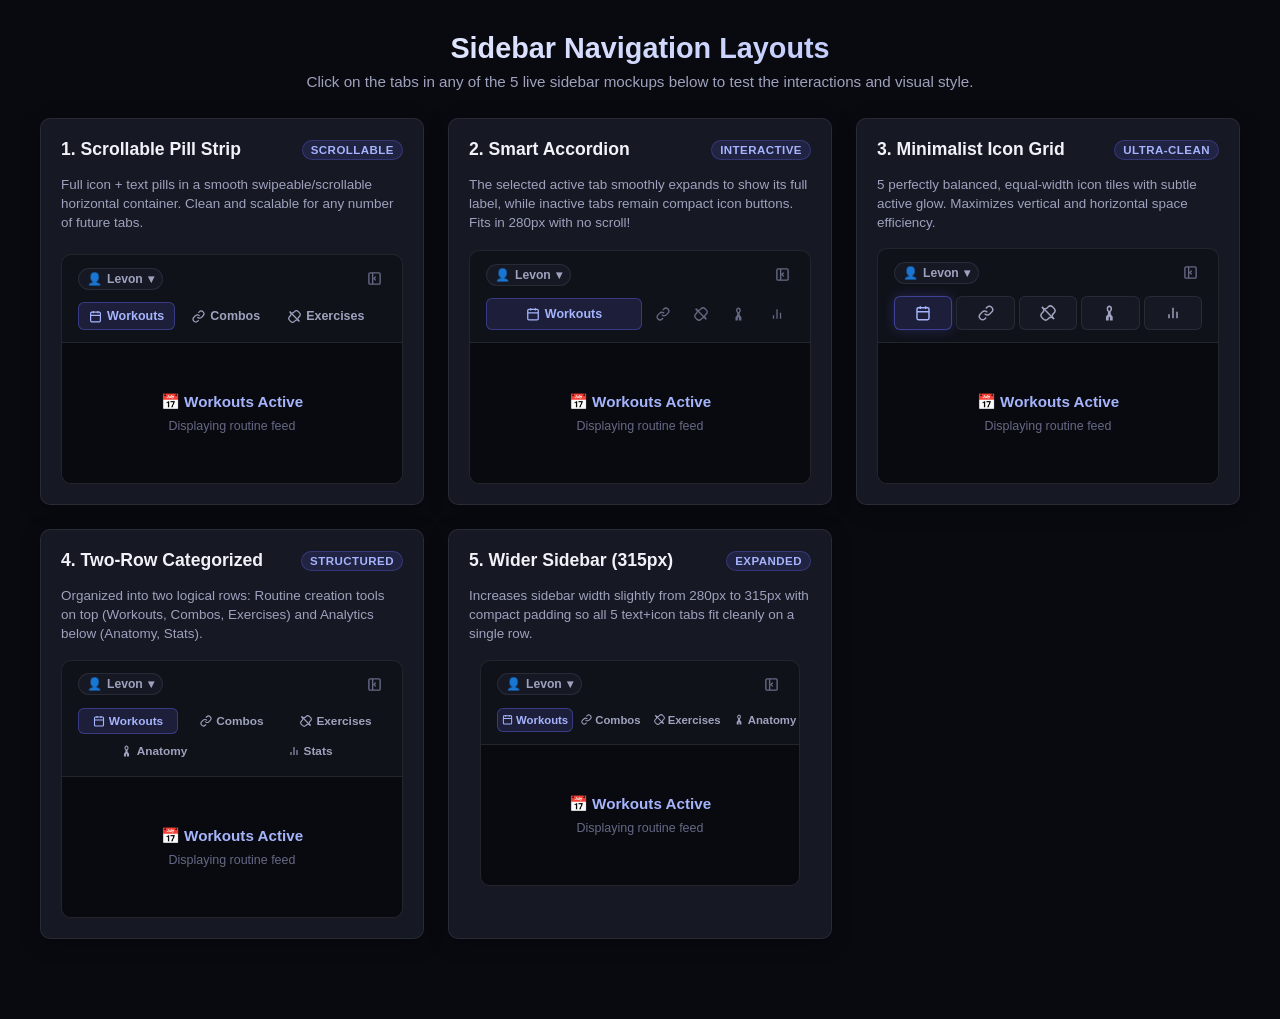
<file: workout/tabs_preview.html>
<!DOCTYPE html>
<html lang="en">
<head>
	<meta charset="UTF-8">
	<meta name="viewport" content="width=device-width, initial-scale=1.0">
	<title>Sidebar Navigation Tabs - Live Layout Playground</title>
	<style>
		:root {
			--bg-primary: #090a10;
			--bg-secondary: #10121a;
			--bg-card: #161824;
			--bg-card-elevated: #1c1f30;
			--bg-hover: #222538;
			--text-primary: #f1f2f8;
			--text-secondary: #9ea2bd;
			--text-muted: #656984;
			--border: rgba(255, 255, 255, 0.08);
			--border-hover: rgba(255, 255, 255, 0.18);
			--accent: #6366f1;
			--accent-hover: #4f46e5;
			--accent-subtle: rgba(99, 102, 241, 0.15);
			--accent-glow: rgba(99, 102, 241, 0.25);
			--radius-sm: 6px;
			--radius: 10px;
			--radius-pill: 9999px;
		}

		* {
			box-sizing: border-box;
			margin: 0;
			padding: 0;
		}

		body {
			background: var(--bg-primary);
			color: var(--text-primary);
			font-family: -apple-system, BlinkMacSystemFont, 'Inter', 'Segoe UI', Roboto, sans-serif;
			padding: 32px 20px 80px 20px;
			display: flex;
			flex-direction: column;
			align-items: center;
		}

		.header-intro {
			max-width: 1200px;
			width: 100%;
			margin-bottom: 28px;
			text-align: center;
		}

		.header-intro h1 {
			font-size: 1.8rem;
			font-weight: 800;
			margin-bottom: 8px;
			background: linear-gradient(135deg, #ffffff 0%, #a5b4fc 100%);
			-webkit-background-clip: text;
			-webkit-text-fill-color: transparent;
		}

		.header-intro p {
			color: var(--text-secondary);
			font-size: 0.95rem;
		}

		.options-grid {
			display: grid;
			grid-template-columns: repeat(auto-fit, minmax(320px, 1fr));
			gap: 24px;
			max-width: 1200px;
			width: 100%;
		}

		.option-card {
			background: var(--bg-card);
			border: 1px solid var(--border);
			border-radius: var(--radius);
			padding: 20px;
			display: flex;
			flex-direction: column;
			gap: 16px;
			box-shadow: 0 4px 20px rgba(0, 0, 0, 0.3);
		}

		.option-header {
			display: flex;
			align-items: center;
			justify-content: space-between;
		}

		.option-badge {
			font-size: 0.72rem;
			font-weight: 700;
			padding: 3px 8px;
			border-radius: var(--radius-pill);
			background: var(--accent-subtle);
			color: #a5b4fc;
			border: 1px solid rgba(99, 102, 241, 0.3);
			text-transform: uppercase;
			letter-spacing: 0.04em;
		}

		.option-title {
			font-size: 1.1rem;
			font-weight: 700;
			color: var(--text-primary);
		}

		.option-desc {
			font-size: 0.84rem;
			color: var(--text-secondary);
			line-height: 1.4;
		}

		/* Mock Sidebar Window */
		.sidebar-window {
			background: var(--bg-secondary);
			border: 1px solid var(--border);
			border-radius: var(--radius);
			overflow: hidden;
			margin-top: auto;
		}

		.sidebar-top-bar {
			padding: 12px 16px 8px 16px;
			border-bottom: 1px solid var(--border);
		}

		.sidebar-brand-row {
			display: flex;
			align-items: center;
			justify-content: space-between;
			gap: 8px;
			margin-bottom: 8px;
		}

		.btn-profile-compact {
			display: inline-flex;
			align-items: center;
			gap: 5px;
			padding: 3px 8px;
			border-radius: var(--radius-pill);
			background: var(--bg-card);
			border: 1px solid var(--border);
			color: var(--text-secondary);
			font-size: 0.76rem;
			font-weight: 600;
			cursor: pointer;
		}

		.btn-sidebar-toggle {
			padding: 4px;
			border-radius: var(--radius-sm);
			background: transparent;
			border: none;
			color: var(--text-muted);
			cursor: pointer;
			display: flex;
			align-items: center;
		}

		.mock-content-area {
			padding: 20px 16px;
			min-height: 140px;
			display: flex;
			flex-direction: column;
			justify-content: center;
			align-items: center;
			text-align: center;
			gap: 8px;
			background: var(--bg-primary);
		}

		.mock-active-title {
			font-size: 0.95rem;
			font-weight: 700;
			color: #a5b4fc;
		}

		.mock-active-sub {
			font-size: 0.78rem;
			color: var(--text-muted);
		}

		/* ── Approach 1: Horizontal Scroll Strip ───────────────────────── */
		.nav-scroll-strip {
			display: flex;
			gap: 6px;
			overflow-x: auto;
			padding: 4px 0;
			scrollbar-width: none;
			-ms-overflow-style: none;
		}
		.nav-scroll-strip::-webkit-scrollbar {
			display: none;
		}
		.nav-scroll-strip .sidebar-tab {
			flex: 0 0 auto;
			padding: 6px 10px;
			background: transparent;
			border: 1px solid transparent;
			border-radius: var(--radius-sm);
			color: var(--text-secondary);
			font-size: 0.78rem;
			font-weight: 600;
			cursor: pointer;
			display: inline-flex;
			align-items: center;
			gap: 5px;
			white-space: nowrap;
			transition: all 0.15s ease;
		}
		.nav-scroll-strip .sidebar-tab:hover {
			background: var(--bg-hover);
			color: var(--text-primary);
		}
		.nav-scroll-strip .sidebar-tab.active {
			background: var(--accent-subtle);
			color: #a5b4fc;
			border-color: rgba(99, 102, 241, 0.4);
		}

		/* ── Approach 2: Smart Accordion (Active Tab Expands) ─────────── */
		.nav-accordion {
			display: flex;
			gap: 4px;
			padding: 4px 0;
		}
		.nav-accordion .sidebar-tab {
			flex: 0 0 34px;
			height: 32px;
			padding: 0;
			background: transparent;
			border: 1px solid transparent;
			border-radius: var(--radius-sm);
			color: var(--text-muted);
			font-size: 0.78rem;
			font-weight: 600;
			cursor: pointer;
			display: inline-flex;
			align-items: center;
			justify-content: center;
			gap: 5px;
			overflow: hidden;
			transition: all 0.22s cubic-bezier(0.4, 0, 0.2, 1);
		}
		.nav-accordion .sidebar-tab span {
			display: none;
			white-space: nowrap;
		}
		.nav-accordion .sidebar-tab:hover {
			background: var(--bg-hover);
			color: var(--text-primary);
		}
		.nav-accordion .sidebar-tab.active {
			flex: 1 0 auto;
			padding: 0 10px;
			background: var(--accent-subtle);
			color: #a5b4fc;
			border-color: rgba(99, 102, 241, 0.4);
		}
		.nav-accordion .sidebar-tab.active span {
			display: inline;
		}

		/* ── Approach 3: Equal Icon-Only with Tooltips ─────────────────── */
		.nav-icons-row {
			display: grid;
			grid-template-columns: repeat(5, 1fr);
			gap: 4px;
			padding: 4px 0;
		}
		.nav-icons-row .sidebar-tab {
			height: 34px;
			background: var(--bg-card);
			border: 1px solid var(--border);
			border-radius: var(--radius-sm);
			color: var(--text-secondary);
			cursor: pointer;
			display: flex;
			align-items: center;
			justify-content: center;
			position: relative;
			transition: all 0.15s ease;
		}
		.nav-icons-row .sidebar-tab:hover {
			background: var(--bg-hover);
			color: var(--text-primary);
			border-color: var(--border-hover);
		}
		.nav-icons-row .sidebar-tab.active {
			background: var(--accent-subtle);
			color: #a5b4fc;
			border-color: rgba(99, 102, 241, 0.5);
			box-shadow: 0 0 12px var(--accent-glow);
		}

		/* ── Approach 4: Two-Row Segmented Grid ────────────────────────── */
		.nav-two-row {
			display: flex;
			flex-direction: column;
			gap: 4px;
			padding: 4px 0;
		}
		.nav-two-row-row-1 {
			display: grid;
			grid-template-columns: repeat(3, 1fr);
			gap: 4px;
		}
		.nav-two-row-row-2 {
			display: grid;
			grid-template-columns: repeat(2, 1fr);
			gap: 4px;
		}
		.nav-two-row .sidebar-tab {
			padding: 5px 6px;
			background: transparent;
			border: 1px solid transparent;
			border-radius: var(--radius-sm);
			color: var(--text-secondary);
			font-size: 0.74rem;
			font-weight: 600;
			cursor: pointer;
			display: flex;
			align-items: center;
			justify-content: center;
			gap: 4px;
			transition: all 0.15s ease;
		}
		.nav-two-row .sidebar-tab:hover {
			background: var(--bg-hover);
			color: var(--text-primary);
		}
		.nav-two-row .sidebar-tab.active {
			background: var(--accent-subtle);
			color: #a5b4fc;
			border-color: rgba(99, 102, 241, 0.4);
		}

		/* ── Approach 5: Wider Sidebar (315px) Single Row ────── */
		.sidebar-window-wide {
			max-width: 320px;
			margin: 0 auto;
		}
		.nav-compact-row {
			display: flex;
			gap: 3px;
			padding: 4px 0;
		}
		.nav-compact-row .sidebar-tab {
			flex: 1;
			padding: 5px 4px;
			background: transparent;
			border: 1px solid transparent;
			border-radius: var(--radius-sm);
			color: var(--text-secondary);
			font-size: 0.71rem;
			font-weight: 600;
			cursor: pointer;
			display: flex;
			align-items: center;
			justify-content: center;
			gap: 3px;
			white-space: nowrap;
			transition: all 0.15s ease;
		}
		.nav-compact-row .sidebar-tab:hover {
			background: var(--bg-hover);
			color: var(--text-primary);
		}
		.nav-compact-row .sidebar-tab.active {
			background: var(--accent-subtle);
			color: #a5b4fc;
			border-color: rgba(99, 102, 241, 0.4);
		}
	</style>
</head>
<body>

	<div class="header-intro">
		<h1>Sidebar Navigation Layouts</h1>
		<p>Click on the tabs in any of the 5 live sidebar mockups below to test the interactions and visual style.</p>
	</div>

	<div class="options-grid">

		<!-- Option 1: Horizontal Scroll Strip -->
		<div class="option-card">
			<div class="option-header">
				<div class="option-title">1. Scrollable Pill Strip</div>
				<span class="option-badge">Scrollable</span>
			</div>
			<p class="option-desc">Full icon + text pills in a smooth swipeable/scrollable horizontal container. Clean and scalable for any number of future tabs.</p>

			<div class="sidebar-window">
				<div class="sidebar-top-bar">
					<div class="sidebar-brand-row">
						<button class="btn-profile-compact">
							<span>👤</span>
							<span>Levon</span>
							<span>▾</span>
						</button>
						<button class="btn-sidebar-toggle">
							<svg width="15" height="15" viewBox="0 0 24 24" fill="none" stroke="currentColor" stroke-width="2.2"><rect width="18" height="18" x="3" y="3" rx="2"/><path d="M9 3v18"/><path d="m14 9-3 3 3 3"/></svg>
						</button>
					</div>

					<div class="nav-scroll-strip" data-group="1">
						<button class="sidebar-tab active" data-tab="Workouts">
							<svg width="13" height="13" viewBox="0 0 24 24" fill="none" stroke="currentColor" stroke-width="2.2"><rect x="3" y="4" width="18" height="18" rx="2"/><line x1="16" y1="2" x2="16" y2="6"/><line x1="8" y1="2" x2="8" y2="6"/><line x1="3" y1="10" x2="21" y2="10"/></svg>
							Workouts
						</button>
						<button class="sidebar-tab" data-tab="Combos">
							<svg width="13" height="13" viewBox="0 0 24 24" fill="none" stroke="currentColor" stroke-width="2.2"><path d="M10 13a5 5 0 0 0 7.54.54l3-3a5 5 0 0 0-7.07-7.07l-1.72 1.71"/><path d="M14 11a5 5 0 0 0-7.54-.54l-3 3a5 5 0 0 0 7.07 7.07l1.71-1.71"/></svg>
							Combos
						</button>
						<button class="sidebar-tab" data-tab="Exercises">
							<svg width="13" height="13" viewBox="0 0 24 24" fill="none" stroke="currentColor" stroke-width="2.2"><path d="m6.5 6.5 11 11"/><path d="m21 21-1-1a5 5 0 0 0-7.07 0l-.93.93a5 5 0 0 1-7.07 0l-1.86-1.86a5 5 0 0 1 0-7.07l.93-.93a5 5 0 0 0 0-7.07l-1-1"/><path d="m3 3 1 1a5 5 0 0 0 7.07 0l.93-.93a5 5 0 0 1 7.07 0l1.86 1.86a5 5 0 0 1 0 7.07l-.93.93a5 5 0 0 0 0 7.07l1 1"/></svg>
							Exercises
						</button>
						<button class="sidebar-tab" data-tab="Anatomy">
							<svg width="13" height="13" viewBox="0 0 24 24" fill="none" stroke="currentColor" stroke-width="2.2"><path d="M12 2a4 4 0 0 0-4 4c0 1.5.8 2.8 2 3.5V14l-3 4v4h2v-3.5l2-3.5 2 3.5V22h2v-4l-3-4V9.5c1.2-.7 2-2 2-3.5a4 4 0 0 0-4-4Z"/></svg>
							Anatomy
						</button>
						<button class="sidebar-tab" data-tab="Stats">
							<svg width="13" height="13" viewBox="0 0 24 24" fill="none" stroke="currentColor" stroke-width="2.2"><line x1="18" y1="20" x2="18" y2="10"/><line x1="12" y1="20" x2="12" y2="4"/><line x1="6" y1="20" x2="6" y2="14"/></svg>
							Stats
						</button>
					</div>
				</div>

				<div class="mock-content-area" id="mock-view-1">
					<div class="mock-active-title">📅 Workouts Active</div>
					<div class="mock-active-sub">Displaying routine feed</div>
				</div>
			</div>
		</div>

		<!-- Option 2: Smart Accordion -->
		<div class="option-card">
			<div class="option-header">
				<div class="option-title">2. Smart Accordion</div>
				<span class="option-badge">Interactive</span>
			</div>
			<p class="option-desc">The selected active tab smoothly expands to show its full label, while inactive tabs remain compact icon buttons. Fits in 280px with no scroll!</p>

			<div class="sidebar-window">
				<div class="sidebar-top-bar">
					<div class="sidebar-brand-row">
						<button class="btn-profile-compact">
							<span>👤</span>
							<span>Levon</span>
							<span>▾</span>
						</button>
						<button class="btn-sidebar-toggle">
							<svg width="15" height="15" viewBox="0 0 24 24" fill="none" stroke="currentColor" stroke-width="2.2"><rect width="18" height="18" x="3" y="3" rx="2"/><path d="M9 3v18"/><path d="m14 9-3 3 3 3"/></svg>
						</button>
					</div>

					<div class="nav-accordion" data-group="2">
						<button class="sidebar-tab active" data-tab="Workouts" title="Workouts">
							<svg width="14" height="14" viewBox="0 0 24 24" fill="none" stroke="currentColor" stroke-width="2.2"><rect x="3" y="4" width="18" height="18" rx="2"/><line x1="16" y1="2" x2="16" y2="6"/><line x1="8" y1="2" x2="8" y2="6"/><line x1="3" y1="10" x2="21" y2="10"/></svg>
							<span>Workouts</span>
						</button>
						<button class="sidebar-tab" data-tab="Combos" title="Combos">
							<svg width="14" height="14" viewBox="0 0 24 24" fill="none" stroke="currentColor" stroke-width="2.2"><path d="M10 13a5 5 0 0 0 7.54.54l3-3a5 5 0 0 0-7.07-7.07l-1.72 1.71"/><path d="M14 11a5 5 0 0 0-7.54-.54l-3 3a5 5 0 0 0 7.07 7.07l1.71-1.71"/></svg>
							<span>Combos</span>
						</button>
						<button class="sidebar-tab" data-tab="Exercises" title="Exercises">
							<svg width="14" height="14" viewBox="0 0 24 24" fill="none" stroke="currentColor" stroke-width="2.2"><path d="m6.5 6.5 11 11"/><path d="m21 21-1-1a5 5 0 0 0-7.07 0l-.93.93a5 5 0 0 1-7.07 0l-1.86-1.86a5 5 0 0 1 0-7.07l.93-.93a5 5 0 0 0 0-7.07l-1-1"/><path d="m3 3 1 1a5 5 0 0 0 7.07 0l.93-.93a5 5 0 0 1 7.07 0l1.86 1.86a5 5 0 0 1 0 7.07l-.93.93a5 5 0 0 0 0 7.07l1 1"/></svg>
							<span>Exercises</span>
						</button>
						<button class="sidebar-tab" data-tab="Anatomy" title="Anatomy">
							<svg width="14" height="14" viewBox="0 0 24 24" fill="none" stroke="currentColor" stroke-width="2.2"><path d="M12 2a4 4 0 0 0-4 4c0 1.5.8 2.8 2 3.5V14l-3 4v4h2v-3.5l2-3.5 2 3.5V22h2v-4l-3-4V9.5c1.2-.7 2-2 2-3.5a4 4 0 0 0-4-4Z"/></svg>
							<span>Anatomy</span>
						</button>
						<button class="sidebar-tab" data-tab="Stats" title="Stats">
							<svg width="14" height="14" viewBox="0 0 24 24" fill="none" stroke="currentColor" stroke-width="2.2"><line x1="18" y1="20" x2="18" y2="10"/><line x1="12" y1="20" x2="12" y2="4"/><line x1="6" y1="20" x2="6" y2="14"/></svg>
							<span>Stats</span>
						</button>
					</div>
				</div>

				<div class="mock-content-area" id="mock-view-2">
					<div class="mock-active-title">📅 Workouts Active</div>
					<div class="mock-active-sub">Displaying routine feed</div>
				</div>
			</div>
		</div>

		<!-- Option 3: Minimal Icon Row -->
		<div class="option-card">
			<div class="option-header">
				<div class="option-title">3. Minimalist Icon Grid</div>
				<span class="option-badge">Ultra-Clean</span>
			</div>
			<p class="option-desc">5 perfectly balanced, equal-width icon tiles with subtle active glow. Maximizes vertical and horizontal space efficiency.</p>

			<div class="sidebar-window">
				<div class="sidebar-top-bar">
					<div class="sidebar-brand-row">
						<button class="btn-profile-compact">
							<span>👤</span>
							<span>Levon</span>
							<span>▾</span>
						</button>
						<button class="btn-sidebar-toggle">
							<svg width="15" height="15" viewBox="0 0 24 24" fill="none" stroke="currentColor" stroke-width="2.2"><rect width="18" height="18" x="3" y="3" rx="2"/><path d="M9 3v18"/><path d="m14 9-3 3 3 3"/></svg>
						</button>
					</div>

					<div class="nav-icons-row" data-group="3">
						<button class="sidebar-tab active" data-tab="Workouts" title="Workouts (Routines)">
							<svg width="16" height="16" viewBox="0 0 24 24" fill="none" stroke="currentColor" stroke-width="2.2"><rect x="3" y="4" width="18" height="18" rx="2"/><line x1="16" y1="2" x2="16" y2="6"/><line x1="8" y1="2" x2="8" y2="6"/><line x1="3" y1="10" x2="21" y2="10"/></svg>
						</button>
						<button class="sidebar-tab" data-tab="Combos" title="Combos Library">
							<svg width="16" height="16" viewBox="0 0 24 24" fill="none" stroke="currentColor" stroke-width="2.2"><path d="M10 13a5 5 0 0 0 7.54.54l3-3a5 5 0 0 0-7.07-7.07l-1.72 1.71"/><path d="M14 11a5 5 0 0 0-7.54-.54l-3 3a5 5 0 0 0 7.07 7.07l1.71-1.71"/></svg>
						</button>
						<button class="sidebar-tab" data-tab="Exercises" title="Exercises Catalog">
							<svg width="16" height="16" viewBox="0 0 24 24" fill="none" stroke="currentColor" stroke-width="2.2"><path d="m6.5 6.5 11 11"/><path d="m21 21-1-1a5 5 0 0 0-7.07 0l-.93.93a5 5 0 0 1-7.07 0l-1.86-1.86a5 5 0 0 1 0-7.07l.93-.93a5 5 0 0 0 0-7.07l-1-1"/><path d="m3 3 1 1a5 5 0 0 0 7.07 0l.93-.93a5 5 0 0 1 7.07 0l1.86 1.86a5 5 0 0 1 0 7.07l-.93.93a5 5 0 0 0 0 7.07l1 1"/></svg>
						</button>
						<button class="sidebar-tab" data-tab="Anatomy" title="Anatomy & Muscle Explorer">
							<svg width="16" height="16" viewBox="0 0 24 24" fill="none" stroke="currentColor" stroke-width="2.2"><path d="M12 2a4 4 0 0 0-4 4c0 1.5.8 2.8 2 3.5V14l-3 4v4h2v-3.5l2-3.5 2 3.5V22h2v-4l-3-4V9.5c1.2-.7 2-2 2-3.5a4 4 0 0 0-4-4Z"/></svg>
						</button>
						<button class="sidebar-tab" data-tab="Stats" title="Stats & Streaks">
							<svg width="16" height="16" viewBox="0 0 24 24" fill="none" stroke="currentColor" stroke-width="2.2"><line x1="18" y1="20" x2="18" y2="10"/><line x1="12" y1="20" x2="12" y2="4"/><line x1="6" y1="20" x2="6" y2="14"/></svg>
						</button>
					</div>
				</div>

				<div class="mock-content-area" id="mock-view-3">
					<div class="mock-active-title">📅 Workouts Active</div>
					<div class="mock-active-sub">Displaying routine feed</div>
				</div>
			</div>
		</div>

		<!-- Option 4: Two-Row Segmented Grid -->
		<div class="option-card">
			<div class="option-header">
				<div class="option-title">4. Two-Row Categorized</div>
				<span class="option-badge">Structured</span>
			</div>
			<p class="option-desc">Organized into two logical rows: Routine creation tools on top (Workouts, Combos, Exercises) and Analytics below (Anatomy, Stats).</p>

			<div class="sidebar-window">
				<div class="sidebar-top-bar">
					<div class="sidebar-brand-row">
						<button class="btn-profile-compact">
							<span>👤</span>
							<span>Levon</span>
							<span>▾</span>
						</button>
						<button class="btn-sidebar-toggle">
							<svg width="15" height="15" viewBox="0 0 24 24" fill="none" stroke="currentColor" stroke-width="2.2"><rect width="18" height="18" x="3" y="3" rx="2"/><path d="M9 3v18"/><path d="m14 9-3 3 3 3"/></svg>
						</button>
					</div>

					<div class="nav-two-row" data-group="4">
						<div class="nav-two-row-row-1">
							<button class="sidebar-tab active" data-tab="Workouts">
								<svg width="12" height="12" viewBox="0 0 24 24" fill="none" stroke="currentColor" stroke-width="2.2"><rect x="3" y="4" width="18" height="18" rx="2"/><line x1="16" y1="2" x2="16" y2="6"/><line x1="8" y1="2" x2="8" y2="6"/><line x1="3" y1="10" x2="21" y2="10"/></svg>
								Workouts
							</button>
							<button class="sidebar-tab" data-tab="Combos">
								<svg width="12" height="12" viewBox="0 0 24 24" fill="none" stroke="currentColor" stroke-width="2.2"><path d="M10 13a5 5 0 0 0 7.54.54l3-3a5 5 0 0 0-7.07-7.07l-1.72 1.71"/><path d="M14 11a5 5 0 0 0-7.54-.54l-3 3a5 5 0 0 0 7.07 7.07l1.71-1.71"/></svg>
								Combos
							</button>
							<button class="sidebar-tab" data-tab="Exercises">
								<svg width="12" height="12" viewBox="0 0 24 24" fill="none" stroke="currentColor" stroke-width="2.2"><path d="m6.5 6.5 11 11"/><path d="m21 21-1-1a5 5 0 0 0-7.07 0l-.93.93a5 5 0 0 1-7.07 0l-1.86-1.86a5 5 0 0 1 0-7.07l.93-.93a5 5 0 0 0 0-7.07l-1-1"/><path d="m3 3 1 1a5 5 0 0 0 7.07 0l.93-.93a5 5 0 0 1 7.07 0l1.86 1.86a5 5 0 0 1 0 7.07l-.93.93a5 5 0 0 0 0 7.07l1 1"/></svg>
								Exercises
							</button>
						</div>
						<div class="nav-two-row-row-2">
							<button class="sidebar-tab" data-tab="Anatomy">
								<svg width="12" height="12" viewBox="0 0 24 24" fill="none" stroke="currentColor" stroke-width="2.2"><path d="M12 2a4 4 0 0 0-4 4c0 1.5.8 2.8 2 3.5V14l-3 4v4h2v-3.5l2-3.5 2 3.5V22h2v-4l-3-4V9.5c1.2-.7 2-2 2-3.5a4 4 0 0 0-4-4Z"/></svg>
								Anatomy
							</button>
							<button class="sidebar-tab" data-tab="Stats">
								<svg width="12" height="12" viewBox="0 0 24 24" fill="none" stroke="currentColor" stroke-width="2.2"><line x1="18" y1="20" x2="18" y2="10"/><line x1="12" y1="20" x2="12" y2="4"/><line x1="6" y1="20" x2="6" y2="14"/></svg>
								Stats
							</button>
						</div>
					</div>
				</div>

				<div class="mock-content-area" id="mock-view-4">
					<div class="mock-active-title">📅 Workouts Active</div>
					<div class="mock-active-sub">Displaying routine feed</div>
				</div>
			</div>
		</div>

		<!-- Option 5: Wider Sidebar (315px) Single Row -->
		<div class="option-card">
			<div class="option-header">
				<div class="option-title">5. Wider Sidebar (315px)</div>
				<span class="option-badge">Expanded</span>
			</div>
			<p class="option-desc">Increases sidebar width slightly from 280px to 315px with compact padding so all 5 text+icon tabs fit cleanly on a single row.</p>

			<div class="sidebar-window sidebar-window-wide">
				<div class="sidebar-top-bar">
					<div class="sidebar-brand-row">
						<button class="btn-profile-compact">
							<span>👤</span>
							<span>Levon</span>
							<span>▾</span>
						</button>
						<button class="btn-sidebar-toggle">
							<svg width="15" height="15" viewBox="0 0 24 24" fill="none" stroke="currentColor" stroke-width="2.2"><rect width="18" height="18" x="3" y="3" rx="2"/><path d="M9 3v18"/><path d="m14 9-3 3 3 3"/></svg>
						</button>
					</div>

					<div class="nav-compact-row" data-group="5">
						<button class="sidebar-tab active" data-tab="Workouts">
							<svg width="11" height="11" viewBox="0 0 24 24" fill="none" stroke="currentColor" stroke-width="2.2"><rect x="3" y="4" width="18" height="18" rx="2"/><line x1="16" y1="2" x2="16" y2="6"/><line x1="8" y1="2" x2="8" y2="6"/><line x1="3" y1="10" x2="21" y2="10"/></svg>
							Workouts
						</button>
						<button class="sidebar-tab" data-tab="Combos">
							<svg width="11" height="11" viewBox="0 0 24 24" fill="none" stroke="currentColor" stroke-width="2.2"><path d="M10 13a5 5 0 0 0 7.54.54l3-3a5 5 0 0 0-7.07-7.07l-1.72 1.71"/><path d="M14 11a5 5 0 0 0-7.54-.54l-3 3a5 5 0 0 0 7.07 7.07l1.71-1.71"/></svg>
							Combos
						</button>
						<button class="sidebar-tab" data-tab="Exercises">
							<svg width="11" height="11" viewBox="0 0 24 24" fill="none" stroke="currentColor" stroke-width="2.2"><path d="m6.5 6.5 11 11"/><path d="m21 21-1-1a5 5 0 0 0-7.07 0l-.93.93a5 5 0 0 1-7.07 0l-1.86-1.86a5 5 0 0 1 0-7.07l.93-.93a5 5 0 0 0 0-7.07l-1-1"/><path d="m3 3 1 1a5 5 0 0 0 7.07 0l.93-.93a5 5 0 0 1 7.07 0l1.86 1.86a5 5 0 0 1 0 7.07l-.93.93a5 5 0 0 0 0 7.07l1 1"/></svg>
							Exercises
						</button>
						<button class="sidebar-tab" data-tab="Anatomy">
							<svg width="11" height="11" viewBox="0 0 24 24" fill="none" stroke="currentColor" stroke-width="2.2"><path d="M12 2a4 4 0 0 0-4 4c0 1.5.8 2.8 2 3.5V14l-3 4v4h2v-3.5l2-3.5 2 3.5V22h2v-4l-3-4V9.5c1.2-.7 2-2 2-3.5a4 4 0 0 0-4-4Z"/></svg>
							Anatomy
						</button>
						<button class="sidebar-tab" data-tab="Stats">
							<svg width="11" height="11" viewBox="0 0 24 24" fill="none" stroke="currentColor" stroke-width="2.2"><line x1="18" y1="20" x2="18" y2="10"/><line x1="12" y1="20" x2="12" y2="4"/><line x1="6" y1="20" x2="6" y2="14"/></svg>
							Stats
						</button>
					</div>
				</div>

				<div class="mock-content-area" id="mock-view-5">
					<div class="mock-active-title">📅 Workouts Active</div>
					<div class="mock-active-sub">Displaying routine feed</div>
				</div>
			</div>
		</div>

	</div>

	<script>
		// Interactive tab selection logic for each mockup card
		const iconsMap = {
			'Workouts': '📅',
			'Combos': '🔗',
			'Exercises': '🥋',
			'Anatomy': '🧬',
			'Stats': '📊'
		};

		document.querySelectorAll('[data-group]').forEach(container => {
			const groupId = container.getAttribute('data-group');
			const viewTarget = document.getElementById(`mock-view-${groupId}`);
			const tabs = container.querySelectorAll('.sidebar-tab');

			tabs.forEach(tab => {
				tab.addEventListener('click', () => {
					tabs.forEach(t => t.classList.remove('active'));
					tab.classList.add('active');

					const tabName = tab.getAttribute('data-tab');
					const icon = iconsMap[tabName] || '✨';
					if (viewTarget) {
						viewTarget.innerHTML = `
							<div class="mock-active-title">${icon} ${tabName} Active</div>
							<div class="mock-active-sub">Displaying ${tabName.toLowerCase()} view</div>
						`;
					}
				});
			});
		});
	</script>
</body>
</html>
</file>
<file: workout/css/styles.css>
/* ── Workout Routine Player ─────────────────────────────────────────────────
 * Modern dark-theme fitness UI with sleek micro-interactions.
 * ────────────────────────────────────────────────────────────────────────── */

/* ── Reset & Base ────────────────────────────────────────────────────────── */

*,
*::before,
*::after {
	box-sizing: border-box;
	margin: 0;
	padding: 0;
}

/* ── Color Themes (Zen Palettes) ─────────────────────────────────────────── */

:root,
[data-theme="matcha-dark"] {
	--theme-mode: dark;
	--bg-primary: #121513;
	--bg-secondary: #171c19;
	--bg-card: #1f2622;
	--bg-card-elevated: #27312c;
	--bg-input: #151a17;
	--bg-hover: #2e3b34;
	--bg-active: #38473f;

	--text-primary: #e6eae6;
	--text-secondary: #97a39b;
	--text-muted: #5e6b62;

	--accent: #5fa778;
	--accent-hover: #4e8e66;
	--accent-glow: rgba(95, 167, 120, 0.2);
	--accent-subtle: rgba(95, 167, 120, 0.12);

	--clip-color: #6aa3a9;
	--clip-glow: rgba(106, 163, 169, 0.18);
	--clip-subtle: rgba(106, 163, 169, 0.1);

	--timer-color: #cbb07a;
	--timer-glow: rgba(203, 176, 122, 0.18);
	--timer-subtle: rgba(203, 176, 122, 0.1);

	--break-color: #78a88a;
	--break-glow: rgba(120, 168, 138, 0.18);
	--break-subtle: rgba(120, 168, 138, 0.1);

	--danger: #c46860;
	--danger-hover: #b0574f;
	--danger-subtle: rgba(196, 104, 96, 0.12);

	--success: #5fa778;
	--success-glow: rgba(95, 167, 120, 0.2);
	--warning: #cbb07a;

	--muscle-upper: #c47668;
	--muscle-core: #6aa3a9;
	--muscle-lower: #78a88a;

	--border: rgba(255, 255, 255, 0.07);
	--border-hover: rgba(255, 255, 255, 0.14);
	--border-focus: rgba(95, 167, 120, 0.5);

	--radius-lg: 16px;
	--radius: 12px;
	--radius-sm: 8px;
	--radius-xs: 6px;
	--radius-pill: 9999px;

	--shadow-sm: 0 2px 6px rgba(0, 0, 0, 0.25);
	--shadow: 0 6px 18px rgba(0, 0, 0, 0.35);
	--shadow-lg: 0 16px 40px rgba(0, 0, 0, 0.5);

	--transition-fast: 0.15s cubic-bezier(0.4, 0, 0.2, 1);
	--transition: 0.22s cubic-bezier(0.4, 0, 0.2, 1);
	--transition-spring: 0.3s cubic-bezier(0.175, 0.885, 0.32, 1.275);

	font-size: 16px;
}

[data-theme="wabi-sabi-dark"] {
	--theme-mode: dark;
	--bg-primary: #161413;
	--bg-secondary: #1c1918;
	--bg-card: #24201e;
	--bg-card-elevated: #2e2a27;
	--bg-input: #191715;
	--bg-hover: #38332f;
	--bg-active: #443e39;

	--text-primary: #f0ebe3;
	--text-secondary: #a89f94;
	--text-muted: #6e655a;

	--accent: #c77953;
	--accent-hover: #b26742;
	--accent-glow: rgba(199, 121, 83, 0.2);
	--accent-subtle: rgba(199, 121, 83, 0.12);

	--clip-color: #8195a2;
	--clip-glow: rgba(129, 149, 162, 0.18);
	--clip-subtle: rgba(129, 149, 162, 0.1);

	--timer-color: #d19e5b;
	--timer-glow: rgba(209, 158, 91, 0.18);
	--timer-subtle: rgba(209, 158, 91, 0.1);

	--break-color: #82967e;
	--break-glow: rgba(130, 150, 126, 0.18);
	--break-subtle: rgba(130, 150, 126, 0.1);

	--danger: #bf5a52;
	--danger-hover: #ab4942;
	--danger-subtle: rgba(191, 90, 82, 0.12);

	--success: #82967e;
	--success-glow: rgba(130, 150, 126, 0.2);
	--warning: #d19e5b;

	--muscle-upper: #c77953;
	--muscle-core: #8195a2;
	--muscle-lower: #82967e;

	--border: rgba(255, 255, 255, 0.07);
	--border-hover: rgba(255, 255, 255, 0.14);
	--border-focus: rgba(199, 121, 83, 0.5);
}

[data-theme="nordic-dark"] {
	--theme-mode: dark;
	--bg-primary: #101419;
	--bg-secondary: #151b22;
	--bg-card: #1c242e;
	--bg-card-elevated: #25313f;
	--bg-input: #13181f;
	--bg-hover: #2f3e50;
	--bg-active: #3a4c62;

	--text-primary: #e6edf4;
	--text-secondary: #96a5b7;
	--text-muted: #59697b;

	--accent: #6b95b8;
	--accent-hover: #5680a2;
	--accent-glow: rgba(107, 149, 184, 0.2);
	--accent-subtle: rgba(107, 149, 184, 0.12);

	--clip-color: #7e8db5;
	--clip-glow: rgba(126, 141, 181, 0.18);
	--clip-subtle: rgba(126, 141, 181, 0.1);

	--timer-color: #cfa56c;
	--timer-glow: rgba(207, 165, 108, 0.18);
	--timer-subtle: rgba(207, 165, 108, 0.1);

	--break-color: #6ca396;
	--break-glow: rgba(108, 163, 150, 0.18);
	--break-subtle: rgba(108, 163, 150, 0.1);

	--danger: #c76464;
	--danger-hover: #b45151;
	--danger-subtle: rgba(199, 100, 100, 0.12);

	--success: #6ca396;
	--success-glow: rgba(108, 163, 150, 0.2);
	--warning: #cfa56c;

	--muscle-upper: #7e8db5;
	--muscle-core: #6b95b8;
	--muscle-lower: #6ca396;

	--border: rgba(255, 255, 255, 0.07);
	--border-hover: rgba(255, 255, 255, 0.14);
	--border-focus: rgba(107, 149, 184, 0.5);
}

[data-theme="kanso-dark"] {
	--theme-mode: dark;
	--bg-primary: #131313;
	--bg-secondary: #1a1a1a;
	--bg-card: #222222;
	--bg-card-elevated: #2b2b2b;
	--bg-input: #171717;
	--bg-hover: #353535;
	--bg-active: #404040;

	--text-primary: #ececec;
	--text-secondary: #9e9e9e;
	--text-muted: #616161;

	--accent: #d4b47a;
	--accent-hover: #c19f63;
	--accent-glow: rgba(212, 180, 122, 0.2);
	--accent-subtle: rgba(212, 180, 122, 0.12);

	--clip-color: #9e9e9e;
	--clip-glow: rgba(158, 158, 158, 0.15);
	--clip-subtle: rgba(158, 158, 158, 0.08);

	--timer-color: #d4b47a;
	--timer-glow: rgba(212, 180, 122, 0.18);
	--timer-subtle: rgba(212, 180, 122, 0.1);

	--break-color: #849c89;
	--break-glow: rgba(132, 156, 137, 0.18);
	--break-subtle: rgba(132, 156, 137, 0.1);

	--danger: #b85953;
	--danger-hover: #a54742;
	--danger-subtle: rgba(184, 89, 83, 0.12);

	--success: #849c89;
	--success-glow: rgba(132, 156, 137, 0.2);
	--warning: #d4b47a;

	--muscle-upper: #d4b47a;
	--muscle-core: #9e9e9e;
	--muscle-lower: #849c89;

	--border: rgba(255, 255, 255, 0.07);
	--border-hover: rgba(255, 255, 255, 0.14);
	--border-focus: rgba(212, 180, 122, 0.5);
}

[data-theme="washi-light"] {
	--theme-mode: light;
	--bg-primary: #f8f7f2;
	--bg-secondary: #efede5;
	--bg-card: #ffffff;
	--bg-card-elevated: #f4f2ea;
	--bg-input: #ffffff;
	--bg-hover: #e8e5dc;
	--bg-active: #dfdbd0;

	--text-primary: #1e2621;
	--text-secondary: #56645a;
	--text-muted: #859489;

	--accent: #3d7e56;
	--accent-hover: #2f6544;
	--accent-glow: rgba(61, 126, 86, 0.15);
	--accent-subtle: rgba(61, 126, 86, 0.09);

	--clip-color: #3b7b85;
	--clip-glow: rgba(59, 123, 133, 0.15);
	--clip-subtle: rgba(59, 123, 133, 0.08);

	--timer-color: #9e782f;
	--timer-glow: rgba(158, 120, 47, 0.15);
	--timer-subtle: rgba(158, 120, 47, 0.08);

	--break-color: #4a825e;
	--break-glow: rgba(74, 130, 94, 0.15);
	--break-subtle: rgba(74, 130, 94, 0.08);

	--danger: #b34b42;
	--danger-hover: #9c3c34;
	--danger-subtle: rgba(179, 75, 66, 0.09);

	--success: #3d7e56;
	--success-glow: rgba(61, 126, 86, 0.15);
	--warning: #9e782f;

	--muscle-upper: #b86253;
	--muscle-core: #3b7b85;
	--muscle-lower: #4a825e;

	--border: rgba(0, 0, 0, 0.07);
	--border-hover: rgba(0, 0, 0, 0.14);
	--border-focus: rgba(61, 126, 86, 0.5);

	--shadow-sm: 0 2px 6px rgba(0, 0, 0, 0.05);
	--shadow: 0 6px 18px rgba(0, 0, 0, 0.08);
	--shadow-lg: 0 16px 40px rgba(0, 0, 0, 0.12);
}

[data-theme="sandstone-light"] {
	--theme-mode: light;
	--bg-primary: #f7f4ef;
	--bg-secondary: #eee8de;
	--bg-card: #ffffff;
	--bg-card-elevated: #f4eee3;
	--bg-input: #ffffff;
	--bg-hover: #e5ded2;
	--bg-active: #dad1c3;

	--text-primary: #2b2521;
	--text-secondary: #6e635a;
	--text-muted: #9c9187;

	--accent: #b85d39;
	--accent-hover: #9c4b2a;
	--accent-glow: rgba(184, 93, 57, 0.15);
	--accent-subtle: rgba(184, 93, 57, 0.09);

	--clip-color: #556b78;
	--clip-glow: rgba(85, 107, 120, 0.15);
	--clip-subtle: rgba(85, 107, 120, 0.08);

	--timer-color: #a87232;
	--timer-glow: rgba(168, 114, 50, 0.15);
	--timer-subtle: rgba(168, 114, 50, 0.08);

	--break-color: #597356;
	--break-glow: rgba(89, 115, 86, 0.15);
	--break-subtle: rgba(89, 115, 86, 0.08);

	--danger: #a83e36;
	--danger-hover: #91312a;
	--danger-subtle: rgba(168, 62, 54, 0.09);

	--success: #597356;
	--success-glow: rgba(89, 115, 86, 0.15);
	--warning: #a87232;

	--muscle-upper: #b85d39;
	--muscle-core: #556b78;
	--muscle-lower: #597356;

	--border: rgba(0, 0, 0, 0.07);
	--border-hover: rgba(0, 0, 0, 0.14);
	--border-focus: rgba(184, 93, 57, 0.5);

	--shadow-sm: 0 2px 6px rgba(0, 0, 0, 0.05);
	--shadow: 0 6px 18px rgba(0, 0, 0, 0.08);
	--shadow-lg: 0 16px 40px rgba(0, 0, 0, 0.12);
}

[data-theme="nordic-light"] {
	--theme-mode: light;
	--bg-primary: #f4f7fa;
	--bg-secondary: #e8f0f6;
	--bg-card: #ffffff;
	--bg-card-elevated: #edf4fa;
	--bg-input: #ffffff;
	--bg-hover: #dde7f0;
	--bg-active: #cfdce8;

	--text-primary: #17222c;
	--text-secondary: #506173;
	--text-muted: #8595a8;

	--accent: #3d7299;
	--accent-hover: #2e5979;
	--accent-glow: rgba(61, 114, 153, 0.15);
	--accent-subtle: rgba(61, 114, 153, 0.09);

	--clip-color: #52638a;
	--clip-glow: rgba(82, 99, 138, 0.15);
	--clip-subtle: rgba(82, 99, 138, 0.08);

	--timer-color: #a67432;
	--timer-glow: rgba(166, 116, 50, 0.15);
	--timer-subtle: rgba(166, 116, 50, 0.08);

	--break-color: #3f7d6e;
	--break-glow: rgba(63, 125, 110, 0.15);
	--break-subtle: rgba(63, 125, 110, 0.08);

	--danger: #b04343;
	--danger-hover: #963434;
	--danger-subtle: rgba(176, 67, 67, 0.09);

	--success: #3f7d6e;
	--success-glow: rgba(63, 125, 110, 0.15);
	--warning: #a67432;

	--muscle-upper: #52638a;
	--muscle-core: #3d7299;
	--muscle-lower: #3f7d6e;

	--border: rgba(0, 0, 0, 0.07);
	--border-hover: rgba(0, 0, 0, 0.14);
	--border-focus: rgba(61, 114, 153, 0.5);

	--shadow-sm: 0 2px 6px rgba(0, 0, 0, 0.05);
	--shadow: 0 6px 18px rgba(0, 0, 0, 0.08);
	--shadow-lg: 0 16px 40px rgba(0, 0, 0, 0.12);
}

[data-theme="kanso-light"] {
	--theme-mode: light;
	--bg-primary: #fcfcfc;
	--bg-secondary: #f2f2f2;
	--bg-card: #ffffff;
	--bg-card-elevated: #f7f7f7;
	--bg-input: #ffffff;
	--bg-hover: #e8e8e8;
	--bg-active: #dcdcdc;

	--text-primary: #181818;
	--text-secondary: #5a5a5a;
	--text-muted: #929292;

	--accent: #967439;
	--accent-hover: #7d5e2a;
	--accent-glow: rgba(150, 116, 57, 0.15);
	--accent-subtle: rgba(150, 116, 57, 0.09);

	--clip-color: #555555;
	--clip-glow: rgba(85, 85, 85, 0.12);
	--clip-subtle: rgba(85, 85, 85, 0.07);

	--timer-color: #967439;
	--timer-glow: rgba(150, 116, 57, 0.15);
	--timer-subtle: rgba(150, 116, 57, 0.08);

	--break-color: #4b6e54;
	--break-glow: rgba(75, 110, 84, 0.15);
	--break-subtle: rgba(75, 110, 84, 0.08);

	--danger: #9c3b35;
	--danger-hover: #832e29;
	--danger-subtle: rgba(156, 59, 53, 0.09);

	--success: #4b6e54;
	--success-glow: rgba(75, 110, 84, 0.15);
	--warning: #967439;

	--muscle-upper: #967439;
	--muscle-core: #555555;
	--muscle-lower: #4b6e54;

	--border: rgba(0, 0, 0, 0.08);
	--border-hover: rgba(0, 0, 0, 0.16);
	--border-focus: rgba(150, 116, 57, 0.5);

	--shadow-sm: 0 2px 6px rgba(0, 0, 0, 0.05);
	--shadow: 0 6px 18px rgba(0, 0, 0, 0.08);
	--shadow-lg: 0 16px 40px rgba(0, 0, 0, 0.12);
}

[data-theme="current"] {
	--theme-mode: dark;
	--bg-primary: #090a10;
	--bg-secondary: #10121a;
	--bg-card: #161824;
	--bg-card-elevated: #1e2133;
	--bg-input: #0c0e15;
	--bg-hover: #222538;
	--bg-active: #2a2e47;

	--text-primary: #f1f2f8;
	--text-secondary: #9ea2bd;
	--text-muted: #656984;

	--accent: #6366f1;
	--accent-hover: #4f46e5;
	--accent-glow: rgba(99, 102, 241, 0.35);
	--accent-subtle: rgba(99, 102, 241, 0.12);

	--clip-color: #06b6d4;
	--clip-glow: rgba(6, 182, 212, 0.3);
	--clip-subtle: rgba(6, 182, 212, 0.1);

	--timer-color: #f59e0b;
	--timer-glow: rgba(245, 158, 11, 0.3);
	--timer-subtle: rgba(245, 158, 11, 0.1);

	--break-color: #10b981;
	--break-glow: rgba(16, 185, 129, 0.3);
	--break-subtle: rgba(16, 185, 129, 0.1);

	--danger: #ef4444;
	--danger-hover: #dc2626;
	--danger-subtle: rgba(239, 68, 68, 0.12);

	--success: #10b981;
	--success-glow: rgba(16, 185, 129, 0.3);
	--warning: #f59e0b;

	--muscle-upper: #f43f5e;
	--muscle-core: #06b6d4;
	--muscle-lower: #10b981;

	--border: rgba(255, 255, 255, 0.08);
	--border-hover: rgba(255, 255, 255, 0.16);
	--border-focus: rgba(99, 102, 241, 0.6);

	--shadow-sm: 0 2px 8px rgba(0, 0, 0, 0.3);
	--shadow: 0 8px 24px rgba(0, 0, 0, 0.45);
	--shadow-lg: 0 20px 48px rgba(0, 0, 0, 0.6);
}

html, body {
	height: 100%;
	font-family: -apple-system, BlinkMacSystemFont, 'Inter', 'Segoe UI', Roboto, Helvetica, Arial, sans-serif;
	background: var(--bg-primary);
	color: var(--text-primary);
	overflow: hidden;
	-webkit-font-smoothing: antialiased;
	-moz-osx-font-smoothing: grayscale;
}

/* ── Layout ──────────────────────────────────────────────────────────────── */

.app-container {
	display: grid;
	grid-template-columns: 1fr;
	grid-template-rows: 52px 1fr;
	grid-template-areas:
		"topbar"
		"main";
	height: 100vh;
	width: 100vw;
	overflow: hidden;
	background: radial-gradient(circle at 50% 0%, rgba(99, 102, 241, 0.05) 0%, transparent 60%);
}

.sidebar,
.sidebar-expand-btn {
	display: none !important;
}

/* ── Top Navigation Bar ─────────────────────────────────────────────────── */

.app-topbar {
	grid-area: topbar;
	height: 52px;
	min-height: 52px;
	box-sizing: border-box;
	background: var(--bg-secondary);
	border-bottom: 1px solid var(--border);
	display: grid;
	grid-template-columns: 1fr auto 1fr;
	align-items: center;
	padding: 0 20px;
	z-index: 30;
	user-select: none;
	min-width: 0;
}

.topbar-left {
	display: flex;
	align-items: center;
}

.topbar-nav {
	grid-column: 2;
	display: flex;
	align-items: center;
	gap: 4px;
	height: 100%;
}

.topbar-tab {
	background: transparent;
	border: none;
	color: var(--text-muted);
	padding: 0 16px;
	height: 52px;
	font-size: 0.84rem;
	font-weight: 600;
	cursor: pointer;
	display: inline-flex;
	align-items: center;
	gap: 7px;
	transition: color var(--transition-fast), background var(--transition-fast);
	white-space: nowrap;
	position: relative;
}

.topbar-tab svg {
	flex-shrink: 0;
	opacity: 0.7;
	transition: opacity var(--transition-fast), stroke var(--transition-fast);
}

.topbar-tab:hover {
	background: transparent;
	color: var(--text-primary);
}

.topbar-tab:hover svg {
	opacity: 1;
}

.topbar-tab.active {
	background: transparent;
	color: var(--text-primary);
	border: none;
	box-shadow: none;
}

.topbar-tab.active svg {
	opacity: 1;
	stroke: var(--accent);
}

.topbar-tab.active::after {
	content: '';
	position: absolute;
	bottom: 0;
	left: 12px;
	right: 12px;
	height: 2px;
	background: var(--accent);
	border-radius: 2px;
}

/* ── Topbar Dropdown (Library) ───────────────────────── */

.topbar-dropdown-group {
	position: relative;
	display: inline-flex;
	align-items: center;
	height: 100%;
}

.topbar-subnav-caret {
	font-size: 0.65rem;
	opacity: 0.6;
	margin-left: 2px;
	transition: transform var(--transition-fast);
}

.topbar-dropdown-group:hover .topbar-subnav-caret,
.topbar-dropdown-group:focus-within .topbar-subnav-caret {
	transform: rotate(180deg);
}

.topbar-subnav-dropdown {
	position: absolute;
	top: calc(100% - 4px);
	left: 50%;
	transform: translateX(-50%) translateY(4px);
	background: var(--bg-card);
	border: 1px solid var(--border);
	border-radius: var(--radius-md);
	box-shadow: var(--shadow-lg);
	padding: 6px;
	display: flex;
	flex-direction: column;
	gap: 2px;
	min-width: 145px;
	z-index: 100;
	opacity: 0;
	visibility: hidden;
	pointer-events: none;
	transition: opacity var(--transition-fast), transform var(--transition-fast), visibility var(--transition-fast);
	backdrop-filter: blur(12px);
}

.topbar-dropdown-group:hover .topbar-subnav-dropdown,
.topbar-dropdown-group:focus-within .topbar-subnav-dropdown {
	opacity: 1;
	visibility: visible;
	pointer-events: auto;
	transform: translateX(-50%) translateY(0);
}

.subnav-dropdown-item {
	display: flex;
	align-items: center;
	gap: 8px;
	padding: 7px 12px;
	border: none;
	background: transparent;
	color: var(--text-secondary);
	font-size: 0.82rem;
	font-weight: 500;
	border-radius: var(--radius-sm);
	cursor: pointer;
	text-align: left;
	width: 100%;
	white-space: nowrap;
	transition: background var(--transition-fast), color var(--transition-fast);
}

.subnav-dropdown-item:hover {
	background: var(--bg-hover);
	color: var(--text-primary);
}

.subnav-dropdown-item.active {
	background: var(--accent-subtle);
	color: var(--accent);
	font-weight: 600;
}

.subnav-icon {
	font-size: 0.95rem;
}

/* ── Mobile Movement Library Subnav ──────────────────── */

.library-mobile-subnav {
	display: none;
}

@media (max-width: 768px) {
	.library-mobile-subnav:not(.hidden) {
		display: flex;
		align-items: center;
		justify-content: center;
		gap: 6px;
		padding: 10px 14px 8px;
		background: var(--bg-primary);
		border-bottom: 1px solid var(--border-subtle);
		position: sticky;
		top: 0;
		z-index: 10;
	}

	.library-mobile-subtab {
		flex: 1;
		max-width: 140px;
		padding: 6px 12px;
		border-radius: 999px;
		border: 1px solid var(--border);
		background: var(--bg-secondary);
		color: var(--text-secondary);
		font-size: 0.78rem;
		font-weight: 600;
		text-align: center;
		cursor: pointer;
		transition: all var(--transition-fast);
	}

	.library-mobile-subtab:hover {
		background: var(--bg-hover);
		color: var(--text-primary);
	}

	.library-mobile-subtab.active {
		background: var(--accent);
		color: #fff;
		border-color: var(--accent);
		box-shadow: 0 2px 8px var(--accent-glow);
	}
}

.topbar-right {
	grid-column: 3;
	display: flex;
	align-items: center;
	justify-content: flex-end;
	gap: 12px;
}

/* ── Sidebar ─────────────────────────────────────────────────────────────── */

.sidebar {
	grid-area: sidebar;
	width: 280px;
	min-width: 260px;
	height: 100%;
	background: var(--bg-secondary);
	border-right: 1px solid var(--border);
	display: flex;
	flex-direction: column;
	overflow: hidden;
	z-index: 20;
	transition: margin-left 0.28s cubic-bezier(0.4, 0, 0.2, 1), opacity 0.22s ease;
	flex-shrink: 0;
}

.app-container.sidebar-hidden,
.app-container.non-routines-tab {
	grid-template-columns: 1fr;
}

.app-container.non-routines-tab .sidebar {
	display: none !important;
}

.app-container.non-routines-tab .sidebar-expand-btn {
	display: none !important;
}

/* Sidebar Expand Button (positioned in topbar-left) */
.sidebar-expand-btn {
	display: inline-flex;
	align-items: center;
	justify-content: center;
	width: 32px;
	height: 32px;
	padding: 0;
	background: transparent;
	color: var(--text-secondary);
	border: 1px solid var(--border);
	border-radius: var(--radius-sm);
	cursor: pointer;
	transition: all var(--transition-fast);
}

.sidebar-expand-btn:hover {
	background: var(--bg-hover);
	border-color: var(--accent);
	color: var(--text-primary);
}

.sidebar-expand-btn.hidden {
	display: none !important;
}


.brand-left {
	display: flex;
	align-items: center;
	gap: 7px;
}

.brand-logo {
	font-size: 1.2rem;
	line-height: 1;
}

.brand-title {
	font-size: 1.15rem;
	font-weight: 800;
	letter-spacing: -0.02em;
	color: var(--text-primary);
	margin: 0;
}

.brand-actions {
	display: flex;
	align-items: center;
	gap: 6px;
}

.btn-theme-switcher {
	display: inline-flex;
	align-items: center;
	gap: 6px;
	padding: 4px 10px;
	border-radius: var(--radius-pill, 20px);
	background: var(--bg-card);
	border: 1px solid var(--border);
	color: var(--text-primary);
	font-size: 0.78rem;
	font-weight: 600;
	cursor: pointer;
	transition: all var(--transition-fast);
}

.btn-theme-switcher:hover {
	background: var(--bg-hover);
	border-color: var(--border-hover);
	color: var(--accent);
}

.theme-avatar-pill {
	font-size: 0.85rem;
	line-height: 1;
}

.profile-dropdown-container {
	position: relative;
	display: inline-flex;
	align-items: center;
}

.btn-profile-compact {
	display: inline-flex;
	align-items: center;
	gap: 6px;
	padding: 3px 8px 3px 4px;
	border-radius: var(--radius-pill, 20px);
	background: var(--bg-card);
	border: 1px solid var(--border);
	color: var(--text-secondary);
	font-size: 0.76rem;
	font-weight: 600;
	cursor: pointer;
	transition: all var(--transition-fast);
}

.btn-profile-compact:hover,
.btn-profile-compact.active {
	background: var(--bg-hover);
	border-color: var(--border-hover);
	color: var(--text-primary);
}

.user-avatar-initial {
	width: 24px;
	height: 24px;
	border-radius: 50%;
	background: var(--accent);
	color: #ffffff;
	display: inline-flex;
	align-items: center;
	justify-content: center;
	font-weight: 700;
	font-size: 0.8rem;
	line-height: 1;
	text-transform: uppercase;
}

.profile-dropdown-menu {
	position: absolute;
	top: calc(100% + 8px);
	right: 0;
	width: 270px;
	max-width: calc(100vw - 32px);
	background: var(--bg-card);
	border: 1px solid var(--border);
	border-radius: var(--radius);
	box-shadow: var(--shadow-lg);
	padding: 12px;
	z-index: 100;
	display: flex;
	flex-direction: column;
	gap: 8px;
	user-select: none;
	animation: dropdownFadeIn 0.16s ease;
}

@keyframes dropdownFadeIn {
	from {
		opacity: 0;
		transform: translateY(-4px);
	}
	to {
		opacity: 1;
		transform: translateY(0);
	}
}

.profile-dropdown-header {
	display: flex;
	align-items: center;
	gap: 10px;
	padding: 4px 6px 8px 6px;
}

.profile-dropdown-avatar {
	width: 34px;
	height: 34px;
	border-radius: 50%;
	background: var(--accent);
	color: #ffffff;
	display: flex;
	align-items: center;
	justify-content: center;
	font-weight: 700;
	font-size: 1rem;
	text-transform: uppercase;
	flex-shrink: 0;
}

.profile-dropdown-user-info {
	display: flex;
	flex-direction: column;
	min-width: 0;
}

.profile-dropdown-name {
	font-weight: 700;
	font-size: 0.88rem;
	color: var(--text-primary);
	white-space: nowrap;
	overflow: hidden;
	text-overflow: ellipsis;
}

.profile-dropdown-id {
	font-size: 0.72rem;
	color: var(--text-muted);
	white-space: nowrap;
	overflow: hidden;
	text-overflow: ellipsis;
}

.profile-dropdown-divider {
	height: 1px;
	background: var(--border);
	margin: 2px 0;
}

.profile-dropdown-theme-row {
	display: flex;
	align-items: center;
	justify-content: space-between;
	padding: 4px 6px;
	gap: 8px;
}

.profile-dropdown-section-title {
	font-size: 0.72rem;
	font-weight: 700;
	text-transform: uppercase;
	letter-spacing: 0.05em;
	color: var(--text-muted);
}

.profile-dropdown-section {
	display: flex;
	flex-direction: column;
	gap: 6px;
	padding: 2px 4px;
}

.profile-dropdown-user-list {
	display: flex;
	flex-direction: column;
	gap: 3px;
	max-height: 150px;
	overflow-y: auto;
	margin: 2px 0;
}

.profile-dropdown-item {
	display: flex;
	align-items: center;
	justify-content: space-between;
	padding: 6px 8px;
	border-radius: var(--radius-sm);
	cursor: pointer;
	transition: background var(--transition-fast);
}

.profile-dropdown-item:hover {
	background: var(--bg-hover);
}

.profile-dropdown-item.active {
	background: var(--accent-subtle);
	color: var(--accent);
}

.profile-dropdown-item-left {
	display: flex;
	align-items: center;
	gap: 8px;
	min-width: 0;
}

.profile-dropdown-item-avatar {
	width: 22px;
	height: 22px;
	border-radius: 50%;
	background: var(--bg-card-elevated);
	border: 1px solid var(--border);
	display: flex;
	align-items: center;
	justify-content: center;
	font-size: 0.72rem;
	font-weight: 700;
	color: var(--text-primary);
	flex-shrink: 0;
}

.profile-dropdown-item.active .profile-dropdown-item-avatar {
	background: var(--accent);
	color: #ffffff;
	border-color: transparent;
}

.profile-dropdown-item-name {
	font-size: 0.8rem;
	font-weight: 500;
	color: var(--text-primary);
	white-space: nowrap;
	overflow: hidden;
	text-overflow: ellipsis;
}

.profile-dropdown-item.active .profile-dropdown-item-name {
	font-weight: 600;
	color: var(--accent);
}

.profile-dropdown-active-check {
	font-size: 0.78rem;
	font-weight: 700;
	color: var(--accent);
}

.profile-dropdown-new-user {
	display: flex;
	align-items: center;
	gap: 6px;
	margin-top: 4px;
}

.dropdown-new-input {
	flex: 1;
	font-size: 0.75rem;
	padding: 5px 8px;
	border-radius: var(--radius-xs);
	background: var(--bg-input);
	border: 1px solid var(--border);
	color: var(--text-primary);
}

.dropdown-new-input:focus {
	border-color: var(--accent);
	outline: none;
}

.btn-sidebar-toggle {
	padding: 6px 8px;
	border-radius: var(--radius-sm);
	color: var(--text-muted);
	display: inline-flex;
	align-items: center;
	justify-content: center;
	flex-shrink: 0;
}

.btn-sidebar-toggle:hover {
	color: var(--text-primary);
	background: var(--bg-hover);
}

.sidebar-actions {
	height: 52px;
	min-height: 52px;
	box-sizing: border-box;
	padding: 0 14px;
	border-bottom: 1px solid var(--border);
	display: flex;
	align-items: center;
	gap: 8px;
	background: var(--bg-secondary);
}

.sidebar-actions #add-workout-btn {
	flex: 1;
}

.routine-list-container {
	flex: 1;
	overflow-y: auto;
	padding: 12px 10px;
}

.routine-list-container ul {
	list-style: none;
	display: flex;
	flex-direction: column;
	gap: 6px;
}

.routine-item {
	padding: 12px 14px;
	border-radius: var(--radius-sm);
	cursor: pointer;
	transition: all var(--transition-fast);
	border: 1px solid transparent;
	background: transparent;
	position: relative;
}

.routine-item:hover {
	background: var(--bg-hover);
	border-color: var(--border);
	transform: translateX(2px);
}

.routine-item.active {
	background: var(--accent-subtle);
	border: 1px solid var(--border-focus);
	box-shadow: var(--shadow-sm);
}

.routine-item.active::before {
	content: '';
	position: absolute;
	left: 0;
	top: 8px;
	bottom: 8px;
	width: 3px;
	background: var(--accent);
	border-radius: 0 3px 3px 0;
}

.routine-info {
	display: flex;
	flex-direction: column;
	gap: 4px;
}

.routine-title-text {
	font-weight: 600;
	font-size: 0.95rem;
	color: var(--text-primary);
	line-height: 1.3;
}

.routine-meta {
	font-size: 0.72rem;
	color: var(--text-muted);
	font-weight: 500;
	letter-spacing: 0.01em;
}

.sidebar-footer {
	padding: 14px 18px;
	border-top: 1px solid var(--border);
	background: rgba(0, 0, 0, 0.2);
	display: flex;
	flex-direction: column;
	gap: 10px;
}

.sidebar-footer-buttons {
	display: flex;
	gap: 8px;
}

.sidebar-footer-buttons .btn {
	flex: 1;
}

.sync-status {
	font-size: 0.75rem;
	font-weight: 600;
	color: var(--text-muted);
	display: none;
	align-items: center;
	gap: 6px;
	user-select: none;
	transition: all var(--transition);
}

.sync-status.syncing {
	display: inline-flex;
	color: var(--warning);
}

.sync-status.synced {
	display: none;
}

.sync-status.error {
	display: inline-flex;
	color: var(--danger);
}

/* ── Main Content ────────────────────────────────────────────────────────── */

.main-content {
	grid-area: main;
	flex: 1;
	overflow: hidden;
	display: flex;
	flex-direction: column;
	position: relative;
	min-width: 0;
}

.main-content > .main-scroll-surface {
	flex: 1;
	min-height: 0;
}

.main-scroll-surface {
	overflow-y: auto;
	overscroll-behavior: contain;
}

/* ── Empty View & Layouts ────────────────────────────────────────────────── */

.empty-state-view {
	display: flex;
	align-items: center;
	justify-content: center;
	height: 100%;
	padding: 24px;
}

.empty-hero-card {
	background: var(--bg-card);
	border: 1px dashed var(--border);
	border-radius: var(--radius-lg);
	padding: 40px 28px;
	text-align: center;
	display: flex;
	flex-direction: column;
	align-items: center;
	gap: 12px;
	max-width: 440px;
	margin: auto;
	box-shadow: var(--shadow-sm);
}

.empty-icon-circle {
	width: 64px;
	height: 64px;
	border-radius: 20px;
	background: rgba(99, 102, 241, 0.12);
	border: 1px solid rgba(99, 102, 241, 0.25);
	display: flex;
	align-items: center;
	justify-content: center;
	font-size: 2rem;
}

.empty-hero-card h3 {
	font-size: 1.25rem;
	font-weight: 800;
	color: var(--text-primary);
	margin: 0;
}

.empty-message {
	text-align: center;
	color: var(--text-muted);
	font-size: 0.88rem;
	font-weight: 500;
	line-height: 1.5;
	margin: 0;
}

.empty-hero-actions {
	margin-top: 8px;
}

/* ── Routine View (View Mode) ────────────────────────────────────────────── */

#routine-view {
	flex: 1;
	overflow-y: auto;
	padding: 24px 28px;
	max-width: 960px;
	width: 100%;
	margin: 0 auto;
}

.view-hero-header {
	display: flex;
	align-items: flex-start;
	justify-content: space-between;
	gap: 18px;
	margin-bottom: 22px;
	padding-bottom: 18px;
	border-bottom: 1px solid var(--border);
	flex-wrap: wrap;
}

.view-title-info {
	flex: 1;
	min-width: 260px;
	display: flex;
	flex-direction: column;
	gap: 8px;
}

.view-routine-title {
	font-size: 1.65rem;
	font-weight: 800;
	letter-spacing: -0.02em;
	color: var(--text-primary);
	line-height: 1.2;
}

.view-stats-row {
	display: flex;
	gap: 6px;
	flex-wrap: wrap;
}

.view-stat-pill {
	display: inline-flex;
	align-items: center;
	gap: 4px;
	font-size: 0.72rem;
	font-weight: 600;
	color: var(--text-secondary);
	background: var(--bg-card);
	padding: 3px 8px;
	border-radius: 12px;
	border: 1px solid var(--border);
}

.view-actions-group {
	display: flex;
	align-items: center;
	gap: 8px;
}

.view-actions-group .btn-icon-only {
	width: 38px;
	height: 38px;
	min-width: 38px;
	max-width: 38px;
	padding: 0;
	display: inline-flex;
	align-items: center;
	justify-content: center;
	border-radius: var(--radius-sm);
	box-sizing: border-box;
	flex-shrink: 0;
}

.btn-hero-play {
	font-size: 0.9rem;
	font-weight: 700;
	padding: 8px 18px;
	border-radius: var(--radius);
	box-shadow: 0 4px 16px var(--accent-glow);
	transition: all var(--transition);
}

.btn-hero-play.btn-icon-only {
	width: 38px;
	height: 38px;
	padding: 0;
	display: inline-flex;
	align-items: center;
	justify-content: center;
	border-radius: var(--radius-sm);
}

.btn-hero-play.btn-icon-only svg {
	width: 18px;
	height: 18px;
	margin-left: 2px;
}

.view-bottom-cta .btn-hero-play.btn-icon-only {
	width: 52px;
	height: 52px;
	border-radius: 50%;
	box-shadow: 0 4px 20px var(--accent-glow);
}

.view-bottom-cta .btn-hero-play.btn-icon-only svg {
	width: 22px;
	height: 22px;
	margin-left: 3px;
}

.btn-hero-play:hover {
	transform: translateY(-2px);
	box-shadow: 0 6px 22px rgba(99, 102, 241, 0.5);
}

.view-empty-card {
	background: var(--bg-card);
	border: 1px dashed var(--border);
	border-radius: var(--radius-lg);
	padding: 48px 24px;
	text-align: center;
	display: flex;
	flex-direction: column;
	align-items: center;
	gap: 14px;
	margin-top: 20px;
}

.view-empty-card .empty-icon {
	font-size: 2.8rem;
}

.view-empty-card h3 {
	font-size: 1.25rem;
	font-weight: 700;
	color: var(--text-primary);
}

.view-empty-card p {
	color: var(--text-muted);
	font-size: 0.9rem;
	max-width: 360px;
	margin-bottom: 8px;
}

/* ── View Steps Feed ─────────────────────────────────────────────────────── */

.view-steps-feed {
	display: flex;
	flex-direction: column;
	gap: 12px;
}

.view-step-card {
	display: flex;
	align-items: center;
	gap: 14px;
	background: var(--bg-card);
	border: 1px solid var(--border);
	border-radius: var(--radius);
	padding: 10px 14px;
	cursor: pointer;
	transition: all var(--transition);
	position: relative;
	overflow: hidden;
}

.view-step-card:hover {
	background: var(--bg-card-elevated);
	border-color: var(--border-hover);
	transform: translateY(-2px);
	box-shadow: var(--shadow);
}

.view-step-clip {
	border-left: 4px solid var(--clip-color);
}

.view-step-timer {
	border-left: 4px solid var(--timer-color);
}

.view-step-break {
	border-left: 3px solid var(--break-color);
	background: rgba(16, 185, 129, 0.03);
	padding: 4px 12px;
	gap: 10px;
	min-height: 34px;
}

.view-step-break:hover {
	background: rgba(16, 185, 129, 0.07);
	border-color: rgba(16, 185, 129, 0.35);
}

.view-step-break .view-step-details {
	flex-direction: row;
	align-items: center;
	gap: 10px;
}

.view-step-break .view-break-icon-box {
	width: 24px;
	height: 24px;
	border-radius: var(--radius-sm);
	background: var(--break-subtle);
	border: 1px solid rgba(16, 185, 129, 0.25);
	display: flex;
	align-items: center;
	justify-content: center;
	flex-shrink: 0;
}

.view-step-break .view-break-title {
	font-size: 0.84rem;
	font-weight: 600;
	color: var(--text-secondary);
}

.view-step-break .view-tag-break {
	font-size: 0.72rem;
	padding: 2px 7px;
}

.view-step-break .view-step-play-btn {
	width: 26px;
	height: 26px;
	font-size: 0.72rem;
}

.view-step-index {
	font-size: 0.78rem;
	font-weight: 800;
	color: var(--text-muted);
	min-width: 24px;
}

.view-step-media {
	width: 96px;
	height: 54px;
	border-radius: var(--radius-sm);
	overflow: hidden;
	background: #000000;
	flex-shrink: 0;
	position: relative;
	display: flex;
	align-items: center;
	justify-content: center;
	border: 1px solid var(--border);
}

.view-step-media img {
	width: 100%;
	height: 100%;
	object-fit: cover;
}

.thumbnail-play-overlay {
	position: absolute;
	inset: 0;
	display: flex;
	align-items: center;
	justify-content: center;
	background: rgba(0, 0, 0, 0.35);
	color: #ffffff;
	font-size: 1.1rem;
	opacity: 0.85;
	transition: all var(--transition-fast);
}

.view-step-card:hover .thumbnail-play-overlay {
	background: rgba(6, 182, 212, 0.5);
	opacity: 1;
	transform: scale(1.08);
}

.timer-visual-box {
	display: flex;
	flex-direction: column;
	align-items: center;
	justify-content: center;
	width: 100%;
	height: 100%;
	background: radial-gradient(circle at center, var(--timer-subtle) 0%, rgba(0, 0, 0, 0.4) 100%);
	gap: 2px;
}

.timer-visual-box .timer-icon {
	font-size: 1.2rem;
}

.timer-visual-box .timer-badge-sec {
	font-size: 0.72rem;
	font-weight: 700;
	color: #fbbf24;
	letter-spacing: 0.03em;
}

.media-fallback {
	font-size: 1.6rem;
	opacity: 0.6;
}

.view-step-details {
	flex: 1;
	display: flex;
	flex-direction: column;
	gap: 6px;
	min-width: 0;
}

.view-step-title {
	font-size: 1rem;
	font-weight: 700;
	color: var(--text-primary);
	white-space: nowrap;
	overflow: hidden;
	text-overflow: ellipsis;
}

.view-step-tags {
	display: flex;
	align-items: center;
	gap: 8px;
	flex-wrap: wrap;
}

.view-tag {
	display: inline-flex;
	align-items: center;
	gap: 4px;
	font-size: 0.72rem;
	font-weight: 600;
	padding: 2px 8px;
	border-radius: 12px;
	letter-spacing: 0.02em;
}

.view-tag-clip {
	background: var(--clip-subtle);
	color: var(--clip-color);
	border: 1px solid var(--clip-color);
}

.view-tag-timer {
	background: var(--timer-subtle);
	color: var(--timer-color);
	border: 1px solid var(--timer-color);
}

.view-tag-break {
	background: var(--break-subtle);
	color: var(--break-color);
	border: 1px solid var(--break-color);
}

.view-tag-time {
	background: var(--bg-card-elevated);
	color: var(--text-secondary);
	border: 1px solid var(--border);
}

.view-tag-music {
	background: var(--accent-subtle);
	color: var(--accent);
	border: 1px solid var(--accent);
}

.view-tag-cue,
.step-cue-pill {
	display: inline-flex;
	align-items: center;
	gap: 4px;
	font-size: 0.72rem;
	font-weight: 600;
	padding: 2px 8px;
	border-radius: 12px;
	background: rgba(245, 158, 11, 0.12);
	color: #f59e0b;
	border: 1px solid rgba(245, 158, 11, 0.3);
}

.player-hud-cue-tag {
	font-size: 0.75rem;
	font-weight: 600;
	color: #f59e0b;
	margin-left: 4px;
}

.view-tag-anim {
	background: var(--clip-subtle);
	color: var(--clip-color);
	border: 1px solid var(--clip-color);
}

.view-tag-next-preview {
	background: var(--break-subtle);
	color: var(--break-color);
	border: 1px solid var(--break-color);
}

.view-media-thumb {
	width: 100%;
	height: 100%;
	object-fit: contain;
	border-radius: var(--radius-md);
	background: var(--bg-secondary);
	border: 1px solid var(--border);
}

.view-step-play-btn {
	width: 36px;
	height: 36px;
	border-radius: 50%;
	background: var(--bg-hover);
	border: 1px solid var(--border);
	color: var(--text-primary);
	font-size: 0.9rem;
	display: flex;
	align-items: center;
	justify-content: center;
	cursor: pointer;
	transition: all var(--transition-fast);
	flex-shrink: 0;
	margin-left: auto;
}

.view-step-card:hover .view-step-play-btn {
	background: var(--accent);
	border-color: var(--accent);
	color: #ffffff;
	transform: scale(1.1);
	box-shadow: 0 0 14px var(--accent-glow);
}

.view-bottom-cta {
	display: flex;
	justify-content: center;
	padding: 28px 0 12px 0;
}

/* ── Editor View (Edit Mode) ─────────────────────────────────────────────── */

#editor-view {
	flex: 1;
	display: flex;
	flex-direction: column;
	min-height: 0;
	overflow: hidden;
	padding: 0;
	max-width: 960px;
	width: 100%;
	margin: 0 auto;
}

#editor-content {
	flex: 1;
	min-height: 0;
	padding: 24px 28px 32px;
}

.editor-save-bar {
	display: flex;
	align-items: center;
	justify-content: space-between;
	gap: 16px;
	flex-shrink: 0;
	padding: 12px 28px;
	border-top: 1px solid var(--border);
	background: color-mix(in srgb, var(--bg-secondary) 92%, transparent);
	backdrop-filter: blur(16px);
	box-shadow: 0 -10px 28px rgba(0, 0, 0, 0.2);
	z-index: 10;
}

.editor-save-message {
	display: flex;
	flex-direction: column;
	gap: 3px;
	min-width: 0;
}

.editor-save-message-title {
	color: var(--text-primary);
	font-size: 0.86rem;
	font-weight: 700;
}

.editor-save-message-hint {
	color: var(--text-muted);
	font-size: 0.74rem;
}

.editor-save-btn {
	display: inline-flex;
	align-items: center;
	justify-content: center;
	gap: 8px;
	min-height: 42px;
	padding: 0 18px;
	font-weight: 700;
	white-space: nowrap;
	box-shadow: 0 4px 14px var(--accent-glow);
}

.editor-save-btn svg {
	flex-shrink: 0;
}

.editor-header {
	display: flex;
	align-items: center;
	gap: 14px;
	margin-bottom: 20px;
	flex-wrap: wrap;
}

.editor-header .input-title {
	flex: 1;
	min-width: 240px;
	font-size: 1.5rem;
	font-weight: 800;
	letter-spacing: -0.02em;
	background: transparent;
	border: none;
	border-bottom: 2px solid var(--border);
	color: var(--text-primary);
	padding: 6px 4px;
	transition: all var(--transition);
}

.editor-header .input-title:focus {
	outline: none;
	border-bottom-color: var(--accent);
	box-shadow: 0 2px 0 0 var(--accent);
}

.btn-icon-only {
	display: inline-flex;
	align-items: center;
	justify-content: center;
	width: 38px;
	height: 38px;
	padding: 0;
	border-radius: var(--radius-sm);
	flex-shrink: 0;
	cursor: pointer;
	transition: all var(--transition-fast);
}

.btn-icon-only svg {
	width: 18px;
	height: 18px;
	flex-shrink: 0;
}

.editor-header .btn-icon-only {
	box-shadow: var(--shadow-sm);
}

#cancel-editing-btn {
	color: var(--text-secondary);
	border: 1px solid var(--border);
}

#cancel-editing-btn:hover {
	color: var(--text-primary);
	border-color: var(--border-hover);
	background: var(--bg-hover);
}

#delete-routine-btn.btn-icon-only {
	color: var(--danger);
	border: 1px solid transparent;
}

#delete-routine-btn.btn-icon-only:hover {
	background: var(--danger-subtle);
	border-color: rgba(239, 68, 68, 0.3);
	color: #ef4444;
}

.step-actions {
	display: flex;
	align-items: center;
	gap: 8px;
	margin-bottom: 20px;
	flex-wrap: wrap;
}

.step-actions .btn {
	display: inline-flex;
	align-items: center;
	gap: 6px;
}

.step-actions-spacer {
	flex: 1;
}

.btn-collapse-toggle {
	display: inline-flex;
	align-items: center;
	gap: 5px;
	font-size: 0.76rem;
	font-weight: 600;
	color: var(--text-muted);
	padding: 5px 10px;
}

.btn-collapse-toggle:hover {
	color: var(--text-primary);
}

#add-clip-btn {
	background: var(--clip-subtle);
	border: 1px solid rgba(6, 182, 212, 0.3);
	color: #38bdf8;
}

#add-clip-btn:hover {
	background: rgba(6, 182, 212, 0.2);
	border-color: var(--clip-color);
	box-shadow: 0 0 16px var(--clip-glow);
	transform: translateY(-1px);
}

#add-timer-btn {
	background: var(--timer-subtle);
	border: 1px solid rgba(245, 158, 11, 0.3);
	color: #fbbf24;
}

#add-timer-btn:hover {
	background: rgba(245, 158, 11, 0.2);
	border-color: var(--timer-color);
	box-shadow: 0 0 16px var(--timer-glow);
	transform: translateY(-1px);
}

#add-break-btn {
	background: var(--break-subtle);
	border: 1px solid rgba(16, 185, 129, 0.3);
	color: #34d399;
}

#add-break-btn:hover {
	background: rgba(16, 185, 129, 0.2);
	border-color: var(--break-color);
	box-shadow: 0 0 16px var(--break-glow);
	transform: translateY(-1px);
}

/* ── Step Cards ──────────────────────────────────────────────────────────── */

#step-list {
	display: flex;
	flex-direction: column;
	gap: 10px;
	padding-bottom: 96px;
}

.step-card {
	background: var(--bg-card);
	border-radius: var(--radius);
	border: 1px solid var(--border);
	box-shadow: var(--shadow-sm);
	overflow: hidden;
	transition: border-color var(--transition-fast), box-shadow var(--transition-fast), transform var(--transition-fast);
	position: relative;
}

.step-card:hover {
	border-color: var(--border-hover);
	box-shadow: var(--shadow);
}

.step-card.dragging {
	opacity: 0.35 !important;
	box-shadow: none !important;
	border: 2px dashed var(--accent) !important;
	transform: scale(0.99);
	pointer-events: none;
}

.step-clip {
	border-left: 4px solid var(--clip-color);
}

.step-timer {
	border-left: 4px solid var(--timer-color);
}

.step-break {
	border-left: 4px solid var(--break-color);
}

.step-card-compact {
	background: var(--bg-card);
}

.step-card-compact .step-header {
	padding: 8px 14px;
}

.step-card-compact .step-body {
	padding: 10px 14px;
}

.step-header {
	display: flex;
	align-items: center;
	gap: 10px;
	padding: 10px 14px;
	background: rgba(0, 0, 0, 0.25);
	border-bottom: 1px solid var(--border);
	cursor: pointer;
	user-select: none;
	transition: background var(--transition-fast);
}

.step-header:hover {
	background: rgba(255, 255, 255, 0.03);
}

.step-header-info {
	display: flex;
	align-items: center;
	gap: 8px;
	flex: 1;
	min-width: 0;
}

.step-header-title {
	font-size: 0.88rem;
	font-weight: 700;
	color: var(--text-primary);
	white-space: nowrap;
	overflow: hidden;
	text-overflow: ellipsis;
	max-width: 280px;
}

.btn-edit-title-pencil {
	background: transparent;
	border: none;
	cursor: pointer;
	font-size: 0.76rem;
	padding: 1px 4px;
	opacity: 0.4;
	transition: opacity var(--transition-fast), transform var(--transition-fast);
	border-radius: var(--radius-sm);
	display: inline-flex;
	align-items: center;
	justify-content: center;
}

.step-header:hover .btn-edit-title-pencil,
.btn-edit-title-pencil:hover {
	opacity: 1;
	transform: scale(1.15);
}

.input-inline-title-edit {
	font-size: 0.88rem;
	font-weight: 700;
	padding: 2px 8px;
	height: 26px;
	border-radius: var(--radius-sm);
	max-width: 280px;
	background: var(--bg-input);
	border: 1px solid var(--accent);
	color: var(--text-primary);
}

.step-header-meta {
	font-size: 0.72rem;
	font-weight: 600;
	color: var(--text-muted);
	padding: 2px 7px;
	border-radius: 10px;
	background: rgba(255, 255, 255, 0.04);
	border: 1px solid rgba(255, 255, 255, 0.06);
	white-space: nowrap;
}

.step-header-music-badge {
	font-size: 0.68rem;
	font-weight: 700;
	color: #c084fc;
	background: rgba(168, 85, 247, 0.12);
	border: 1px solid rgba(168, 85, 247, 0.25);
	padding: 1px 6px;
	border-radius: 8px;
	white-space: nowrap;
}

.step-expand-toggle {
	width: 20px;
	height: 20px;
	display: inline-flex;
	align-items: center;
	justify-content: center;
	color: var(--text-muted);
	font-size: 0.85rem;
	transition: transform 0.2s ease, color var(--transition-fast);
	flex-shrink: 0;
	transform: rotate(0deg);
}

.step-card-collapsed .step-expand-toggle {
	transform: rotate(-90deg);
}

.step-card-collapsed .step-header {
	border-bottom: none;
}

.step-card-collapsed .step-body,
.step-card-collapsed .step-move-bar {
	display: none !important;
}

.drag-handle {
	cursor: grab;
	font-size: 1.2rem;
	color: var(--text-muted);
	user-select: none;
	transition: color var(--transition-fast);
	line-height: 1;
}

.drag-handle:hover {
	color: var(--text-primary);
}

.step-number {
	font-size: 0.75rem;
	font-weight: 800;
	color: var(--text-muted);
	min-width: 24px;
	letter-spacing: 0.02em;
}

.step-type-badge {
	display: inline-flex;
	align-items: center;
	gap: 5px;
	font-size: 0.75rem;
	font-weight: 700;
	padding: 3px 10px;
	border-radius: 20px;
	letter-spacing: 0.02em;
}

.step-clip .step-type-badge {
	background: var(--clip-subtle);
	color: var(--clip-color);
	border: 1px solid rgba(6, 182, 212, 0.25);
}

.step-timer .step-type-badge {
	background: var(--timer-subtle);
	color: var(--timer-color);
	border: 1px solid rgba(245, 158, 11, 0.25);
}

.step-break .step-type-badge {
	background: var(--break-subtle);
	color: var(--break-color);
	border: 1px solid var(--break-color);
}

.step-header .btn-danger {
	padding: 4px 8px;
	font-size: 0.8rem;
}

.btn-duplicate-step {
	color: #94a3b8;
	border: 1px solid rgba(255, 255, 255, 0.08);
	background: rgba(255, 255, 255, 0.03);
	display: inline-flex;
	align-items: center;
	justify-content: center;
	padding: 4px 6px;
	border-radius: var(--radius-sm);
	transition: all var(--transition-fast);
}

.btn-duplicate-step:hover {
	color: #a5b4fc;
	border-color: rgba(99, 102, 241, 0.4);
	background: rgba(99, 102, 241, 0.12);
	box-shadow: 0 0 10px rgba(99, 102, 241, 0.25);
}

.step-card-highlighted {
	animation: stepCardGlowPulse 1.8s ease-out;
}

@keyframes stepCardGlowPulse {
	0% {
		border-color: #818cf8;
		box-shadow: 0 0 0 4px rgba(99, 102, 241, 0.4), 0 0 24px rgba(99, 102, 241, 0.6);
		transform: scale(1.015);
	}
	50% {
		border-color: #a5b4fc;
		box-shadow: 0 0 0 3px rgba(99, 102, 241, 0.3), 0 0 16px rgba(99, 102, 241, 0.4);
		transform: scale(1.005);
	}
	100% {
		border-color: var(--border);
		box-shadow: var(--shadow-sm);
		transform: scale(1);
	}
}

/* ── In-Between Step Insertion Dividers ──────────────────────────────────── */

.step-insert-divider {
	position: relative;
	display: flex;
	align-items: center;
	justify-content: center;
	height: 26px;
	margin: 0;
	z-index: 10;
	transition: height 0.16s cubic-bezier(0.16, 1, 0.3, 1), margin 0.16s ease;
}

.step-insert-divider::before {
	content: '';
	position: absolute;
	left: 0;
	right: 0;
	top: -6px;
	bottom: -6px;
	z-index: 1;
}

.step-insert-line {
	position: absolute;
	left: 12px;
	right: 12px;
	top: 50%;
	height: 1px;
	background: linear-gradient(90deg, transparent 0%, rgba(255, 255, 255, 0.08) 20%, rgba(255, 255, 255, 0.08) 80%, transparent 100%);
	pointer-events: none;
	transition: background 0.2s ease, box-shadow 0.2s ease, height 0.16s ease, opacity 0.16s ease;
}

.step-insert-divider:hover .step-insert-line,
.step-insert-divider:focus-within .step-insert-line {
	background: linear-gradient(90deg, transparent 0%, rgba(99, 102, 241, 0.4) 20%, rgba(99, 102, 241, 0.4) 80%, transparent 100%);
	box-shadow: 0 0 8px rgba(99, 102, 241, 0.3);
}

.btn-insert-divider {
	position: relative;
	z-index: 2;
	display: inline-flex;
	align-items: center;
	gap: 6px;
	padding: 3px 12px;
	font-size: 0.72rem;
	font-weight: 700;
	color: var(--text-muted);
	background: var(--bg-card-elevated);
	border: 1px dashed var(--border);
	border-radius: 20px;
	cursor: pointer;
	opacity: 0.4;
	transform: scale(0.95);
	transition: opacity 0.18s cubic-bezier(0.16, 1, 0.3, 1), transform 0.18s cubic-bezier(0.16, 1, 0.3, 1), background 0.18s ease, border-color 0.18s ease, box-shadow 0.18s ease, color 0.18s ease;
}

.step-insert-divider:hover .btn-insert-divider,
.step-insert-divider:focus-within .btn-insert-divider,
.btn-insert-divider:focus {
	opacity: 1;
	transform: scale(1);
	color: var(--text-primary);
	background: var(--bg-hover);
	border: 1px solid var(--accent);
	box-shadow: 0 0 14px var(--accent-glow), var(--shadow-sm);
}

.btn-insert-divider span {
	white-space: nowrap;
}

/* ── Last Insert Step Divider (Elevated & Prominent) ── */
.step-insert-divider-last {
	height: 48px;
	margin: 18px 0 28px 0;
}

.step-insert-divider-last .step-insert-line {
	height: 1px;
	background: linear-gradient(90deg, transparent 0%, rgba(255, 255, 255, 0.15) 20%, rgba(255, 255, 255, 0.15) 80%, transparent 100%);
}

.step-insert-divider-last .btn-insert-divider {
	opacity: 0.9;
	transform: scale(1);
	padding: 8px 22px;
	font-size: 0.82rem;
	font-weight: 700;
	color: var(--text-primary);
	background: var(--bg-card-elevated);
	border: 1px dashed rgba(99, 102, 241, 0.5);
	border-radius: 24px;
	box-shadow: var(--shadow-sm);
}

.step-insert-divider-last:hover .btn-insert-divider,
.step-insert-divider-last:focus-within .btn-insert-divider,
.step-insert-divider-last .btn-insert-divider:focus {
	opacity: 1;
	color: #ffffff;
	background: var(--accent);
	border: 1px solid var(--accent);
	box-shadow: 0 0 20px var(--accent-glow), var(--shadow);
	transform: translateY(-2px);
}

.step-insert-divider-last .step-insert-menu {
	padding: 6px 14px;
	gap: 8px;
	border-radius: 28px;
}

.step-insert-divider-last .btn-insert-pill {
	padding: 6px 14px;
	font-size: 0.82rem;
}

/* ── Drag & Drop Slot Target Active State ── */
.step-insert-divider.drop-target-active {
	height: 44px;
}

.step-insert-divider.drop-target-active .step-insert-line {
	height: 3px;
	background: var(--accent);
	box-shadow: 0 0 16px var(--accent-glow), 0 0 4px var(--accent);
	opacity: 1;
}

.step-drop-indicator {
	display: none;
	position: relative;
	z-index: 4;
	align-items: center;
	gap: 6px;
	padding: 5px 16px;
	font-size: 0.78rem;
	font-weight: 800;
	color: #ffffff;
	background: var(--accent);
	border: 1px solid rgba(255, 255, 255, 0.25);
	border-radius: 20px;
	box-shadow: 0 0 20px var(--accent-glow), var(--shadow);
	pointer-events: none;
	animation: stepDropPulse 0.9s ease-in-out infinite alternate;
}

.step-insert-divider.drop-target-active .step-drop-indicator {
	display: flex;
}

.step-insert-divider.drop-target-active .btn-insert-divider,
.step-insert-divider.drop-target-active .step-insert-menu {
	display: none !important;
}

.is-dragging-step .step-insert-divider:not(.drop-target-active) .btn-insert-divider {
	opacity: 0 !important;
	pointer-events: none;
}

.is-dragging-step .step-insert-divider:not(.drop-target-active) .step-insert-line {
	opacity: 0.2;
}

.is-dragging-step .step-card {
	transition: opacity 0.15s ease, transform 0.15s ease;
}

@keyframes stepDropPulse {
	0% {
		transform: scale(0.97);
		box-shadow: 0 0 12px var(--accent-glow);
	}
	100% {
		transform: scale(1.03);
		box-shadow: 0 0 22px var(--accent-glow);
	}
}

.step-insert-menu {
	position: relative;
	z-index: 5;
	display: flex;
	align-items: center;
	gap: 6px;
	padding: 4px 10px;
	background: var(--bg-card-elevated);
	border: 1px solid var(--border-hover);
	border-radius: 30px;
	box-shadow: var(--shadow-lg), 0 0 16px var(--accent-glow);
	animation: fadeInScale 0.2s cubic-bezier(0.16, 1, 0.3, 1);
}

.step-insert-menu.hidden {
	display: none !important;
}

.btn-insert-pill {
	display: inline-flex;
	align-items: center;
	gap: 4px;
	padding: 4px 10px;
	font-size: 0.76rem;
	font-weight: 700;
	border-radius: 16px;
	border: 1px solid transparent;
	cursor: pointer;
	transition: all var(--transition-fast);
	white-space: nowrap;
}

.btn-insert-pill.btn-insert-ex {
	background: var(--accent-subtle);
	color: var(--accent);
	border-color: var(--accent);
}

.btn-insert-pill.btn-insert-ex:hover {
	background: var(--accent);
	color: #ffffff;
	border-color: var(--accent);
	transform: translateY(-1px);
}

.btn-insert-pill.btn-insert-break {
	background: var(--timer-subtle);
	color: var(--timer-color);
	border-color: var(--timer-color);
}

.btn-insert-pill.btn-insert-break:hover {
	background: var(--timer-color);
	color: #ffffff;
	transform: translateY(-1px);
}


.btn-insert-pill.btn-insert-combo {
	background: var(--clip-subtle);
	color: var(--clip-color);
	border-color: var(--clip-color);
}

.btn-insert-pill.btn-insert-combo:hover {
	background: var(--clip-color);
	color: #ffffff;
	border-color: var(--clip-color);
	transform: translateY(-1px);
}

.btn-insert-pill.btn-insert-clip {
	background: var(--bg-card-elevated);
	color: var(--text-primary);
	border-color: var(--border);
}

.btn-insert-pill.btn-insert-clip:hover {
	background: var(--bg-hover);
	color: var(--text-primary);
	border-color: var(--border-hover);
	transform: translateY(-1px);
}

.btn-insert-close {
	background: transparent;
	border: none;
	color: var(--text-muted);
	font-size: 0.75rem;
	padding: 2px 6px;
	border-radius: 50%;
	cursor: pointer;
	transition: color var(--transition-fast);
}

.btn-insert-close:hover {
	color: var(--text-primary);
}

.btn-action-clip {
	background: var(--bg-card-elevated) !important;
	color: var(--text-primary) !important;
	border: 1px solid var(--border) !important;
	font-weight: 700;
}

.btn-action-clip:hover {
	background: var(--bg-hover) !important;
	border-color: var(--border-hover) !important;
	transform: translateY(-1px);
}

.editor-empty-steps-card {
	padding: 36px 24px;
	text-align: center;
	background: var(--bg-card);
	border: 1px dashed var(--border);
	border-radius: var(--radius-lg);
	margin-top: 12px;
}

.editor-empty-steps-card .empty-steps-icon {
	font-size: 2.5rem;
	margin-bottom: 8px;
}

.editor-empty-steps-card h4 {
	font-size: 1.1rem;
	font-weight: 700;
	color: var(--text-primary);
	margin-bottom: 6px;
}

.editor-empty-steps-card p {
	font-size: 0.85rem;
	color: var(--text-muted);
	margin-bottom: 18px;
}

.editor-empty-actions {
	display: flex;
	align-items: center;
	justify-content: center;
	gap: 10px;
	flex-wrap: wrap;
}

.step-body {
	padding: 16px 18px;
}

.field-group {
	margin-bottom: 12px;
}

.field-group:last-child {
	margin-bottom: 0;
}

.field-group label {
	display: block;
	font-size: 0.7rem;
	font-weight: 700;
	color: var(--text-muted);
	margin-bottom: 6px;
	text-transform: uppercase;
	letter-spacing: 0.06em;
}

.field-row {
	display: flex;
	gap: 12px;
}

.field-row .field-group {
	flex: 1;
}

/* ── Break Step Compact Controls ─────────────────────────────────────────── */

.break-fields-container {
	display: flex;
	flex-direction: column;
	gap: 6px;
}

.break-controls-row {
	display: flex;
	align-items: center;
	gap: 10px;
	flex-wrap: wrap;
}

.break-label-group {
	flex: 1;
	min-width: 140px;
	margin-bottom: 0;
}

.break-label-input {
	padding: 6px 12px;
	font-size: 0.88rem;
}

.break-presets-group,
.timer-presets-group {
	display: flex;
	align-items: center;
	gap: 6px;
}

.break-preset-chip {
	padding: 5px 12px;
	font-size: 0.82rem;
	font-weight: 700;
	border-radius: 20px;
	background: var(--bg-hover);
	color: var(--text-secondary);
	border: 1px solid var(--border);
	cursor: pointer;
	transition: all var(--transition-fast);
}

.break-preset-chip:hover {
	background: var(--bg-active);
	color: var(--text-primary);
	border-color: var(--border-hover);
}

.break-preset-chip.active {
	background: var(--accent);
	color: #ffffff;
	border-color: var(--accent);
	box-shadow: 0 0 10px var(--accent-glow);
}

.break-fields-container .break-preset-chip.active {
	background: var(--break-subtle);
	color: var(--break-color);
	border-color: var(--break-color);
	box-shadow: 0 0 10px var(--break-glow);
}

.timer-controls-row {
	display: flex;
	align-items: center;
	gap: 10px;
	flex-wrap: wrap;
	margin-top: 4px;
}

.step-fixed-video-pill {
	display: inline-flex;
	align-items: center;
	gap: 8px;
	padding: 5px 14px;
	border-radius: 20px;
	background: rgba(59, 130, 246, 0.12);
	border: 1px solid rgba(59, 130, 246, 0.3);
	color: #93c5fd;
	font-size: 0.82rem;
	font-weight: 600;
}

.step-fixed-video-pill .fixed-video-icon {
	font-size: 0.95rem;
}

.step-fixed-video-pill .fixed-video-title {
	font-weight: 700;
	color: #bfdbfe;
}

.step-fixed-video-pill .fixed-video-dur {
	font-weight: 800;
	color: #ffffff;
	font-variant-numeric: tabular-nums;
	background: rgba(255, 255, 255, 0.12);
	padding: 1px 6px;
	border-radius: 10px;
}

.step-fixed-video-pill .fixed-video-timestamps {
	font-size: 0.74rem;
	color: rgba(255, 255, 255, 0.65);
	font-variant-numeric: tabular-nums;
}

.step-mode-segmented-compact {
	display: inline-flex;
	align-items: center;
	background: var(--bg-hover);
	border: 1px solid var(--border);
	border-radius: 20px;
	padding: 2px;
	gap: 2px;
}

.step-mode-segmented-compact .btn-mode-seg {
	padding: 4px 10px;
	font-size: 0.76rem;
	font-weight: 700;
	border-radius: 16px;
	border: none;
	background: transparent;
	color: var(--text-secondary);
	cursor: pointer;
	transition: all var(--transition-fast);
}

.step-mode-segmented-compact .btn-mode-seg:hover {
	color: var(--text-primary);
}

.step-mode-segmented-compact .btn-mode-seg:disabled {
	opacity: 0.45;
	cursor: not-allowed;
	color: var(--text-secondary);
}

.step-mode-segmented-compact .btn-mode-seg.active {
	background: var(--accent);
	color: #ffffff;
	box-shadow: 0 0 8px var(--accent-glow);
}

.step-exercise-picker-compact {
	display: flex;
	align-items: center;
	gap: 8px;
	flex-wrap: wrap;
	margin-bottom: 6px;
}

.ex-combobox-compact {
	flex: 1;
	min-width: 180px;
	max-width: 320px;
}

.ex-combobox-input-compact {
	padding: 5px 12px;
	font-size: 0.82rem;
	border-radius: 18px;
}

.break-stepper-group,
.timer-stepper-group,
.time-stepper-control,
.reps-stepper-control {
	display: inline-flex;
	align-items: center;
	background: var(--bg-input);
	border: 1px solid var(--border);
	border-radius: var(--radius-sm);
	overflow: hidden;
	transition: border-color var(--transition-fast), box-shadow var(--transition-fast);
}

.time-stepper-control:focus-within,
.reps-stepper-control:focus-within {
	border-color: var(--accent);
	box-shadow: 0 0 0 3px var(--accent-glow);
}

.break-stepper-group:focus-within {
	border-color: var(--break-color);
	box-shadow: 0 0 0 3px var(--break-glow);
}

.break-stepper-btn,
.stepper-btn {
	background: transparent;
	border: none;
	color: var(--text-secondary);
	font-size: 1.1rem;
	font-weight: 700;
	width: 30px;
	height: 34px;
	display: inline-flex;
	align-items: center;
	justify-content: center;
	cursor: pointer;
	user-select: none;
	transition: background var(--transition-fast), color var(--transition-fast);
}

.break-stepper-btn:hover,
.stepper-btn:hover {
	background: var(--bg-hover);
	color: var(--text-primary);
}

.break-stepper-btn:active {
	background: var(--bg-active);
	color: var(--break-color);
}

.stepper-btn:active {
	background: var(--bg-active);
	color: var(--accent);
}

.break-custom-input,
.stepper-input {
	width: 62px;
	padding: 6px 4px;
	font-size: 0.9rem;
	font-weight: 700;
	text-align: center;
	border: none !important;
	background: transparent !important;
	color: var(--text-primary) !important;
	box-shadow: none !important;
	outline: none !important;
}

.reps-stepper-control .stepper-input {
	width: 54px;
}

.step-move-bar {
	display: flex;
	gap: 4px;
	padding: 6px 14px;
	justify-content: flex-end;
	background: rgba(0, 0, 0, 0.12);
	border-top: 1px solid var(--border);
}

/* ── Inputs ──────────────────────────────────────────────────────────────── */

.input,
.clean-input {
	width: 100%;
	padding: 9px 12px;
	background: var(--bg-input);
	border: 1px solid var(--border);
	border-radius: var(--radius-sm);
	color: var(--text-primary);
	font-size: 0.95rem;
	caret-color: var(--accent);
	transition: all var(--transition-fast);
}

.input:focus,
.clean-input:focus {
	outline: none;
	border-color: var(--accent);
	box-shadow: 0 0 0 3px var(--accent-glow);
	background: var(--bg-input);
}

.input::placeholder,
.clean-input::placeholder {
	color: var(--text-muted);
	opacity: 1;
	transition: opacity var(--transition-fast) ease, color var(--transition-fast) ease;
}

.input:focus::placeholder,
.clean-input:focus::placeholder {
	opacity: 0;
	color: transparent;
}

textarea.input {
	min-height: 110px;
	line-height: 1.5;
	resize: vertical;
	font-family: inherit;
}

/* ── Video Range Trimmer (Option 2) ──────────────────────────────────────── */

.video-trimmer {
	margin-top: 14px;
	padding: 14px 16px;
	background: rgba(0, 0, 0, 0.22);
	border: 1px solid var(--border);
	border-radius: var(--radius);
	display: flex;
	flex-direction: column;
	gap: 12px;
}

.trimmer-track-wrapper {
	position: relative;
	height: 36px;
	margin: 6px 4px 10px 4px;
	cursor: pointer;
	user-select: none;
	touch-action: none;
}

.trimmer-track-bg {
	position: absolute;
	left: 0;
	right: 0;
	top: 10px;
	bottom: 10px;
	background: rgba(255, 255, 255, 0.07);
	border-radius: 8px;
	border: 1px solid var(--border);
}

.trimmer-highlight {
	position: absolute;
	top: 8px;
	bottom: 8px;
	background: rgba(6, 182, 212, 0.3);
	border-top: 2px solid var(--clip-color);
	border-bottom: 2px solid var(--clip-color);
	border-radius: 4px;
	cursor: grab;
	transition: background var(--transition-fast);
}

.trimmer-highlight:active {
	cursor: grabbing;
	background: rgba(6, 182, 212, 0.45);
}

.trimmer-handle {
	position: absolute;
	top: 2px;
	bottom: 2px;
	width: 14px;
	margin-left: -7px;
	background: #ffffff;
	border: 2px solid var(--clip-color);
	border-radius: 5px;
	cursor: ew-resize;
	box-shadow: 0 2px 10px rgba(0, 0, 0, 0.6);
	transition: transform var(--transition-fast), background var(--transition-fast);
	z-index: 2;
}

.trimmer-handle:hover,
.trimmer-handle:active {
	transform: scaleY(1.18);
	background: #38bdf8;
	box-shadow: 0 0 12px var(--clip-glow);
}

.trimmer-controls-row {
	display: flex;
	align-items: flex-end;
	justify-content: space-between;
	gap: 12px;
}

.trimmer-input-group {
	flex: 1;
	margin-bottom: 0;
}

.trimmer-input {
	text-align: center;
	font-weight: 700;
	font-size: 0.95rem;
	letter-spacing: 0.04em;
}

.trimmer-duration-pill {
	display: flex;
	align-items: center;
	justify-content: center;
	padding: 8px 14px;
	border-radius: 20px;
	background: var(--clip-subtle);
	color: #38bdf8;
	border: 1px solid rgba(6, 182, 212, 0.3);
	font-size: 0.8rem;
	font-weight: 700;
	letter-spacing: 0.02em;
	white-space: nowrap;
	margin-bottom: 1px;
}

/* ── Timer Duration & Presets (Option 1) ─────────────────────────────────── */

.timer-duration-container {
	display: flex;
	flex-direction: column;
	gap: 8px;
}

.preset-chips-row {
	display: flex;
	align-items: center;
	gap: 6px;
	flex-wrap: wrap;
	margin-top: 4px;
}

.preset-chip {
	background: rgba(255, 255, 255, 0.04);
	border: 1px solid var(--border);
	color: var(--text-secondary);
	border-radius: 12px;
	padding: 4px 10px;
	font-size: 0.72rem;
	font-weight: 600;
	cursor: pointer;
	transition: all var(--transition-fast);
}

.preset-chip:hover {
	background: var(--bg-hover);
	color: var(--text-primary);
	border-color: var(--border-hover);
	transform: translateY(-1px);
}

.preset-chip:active, .preset-chip.active {
	background: var(--accent-subtle);
	color: var(--accent);
	border-color: var(--accent);
	box-shadow: 0 0 10px var(--accent-glow);
}

/* ── Per-Step Music ──────────────────────────────────────────────────────── */

.step-music-section {
	margin-top: 14px;
	padding-top: 12px;
	border-top: 1px dashed var(--border);
}

.step-music-header {
	display: flex;
	align-items: center;
	justify-content: space-between;
	margin-bottom: 8px;
}

.step-music-title {
	font-size: 0.72rem;
	font-weight: 700;
	color: var(--text-muted);
	text-transform: uppercase;
	letter-spacing: 0.06em;
}

.step-music-empty {
	font-size: 0.75rem;
	color: var(--text-muted);
	font-style: italic;
	margin: 4px 0 8px 0;
}

.step-music-track {
	display: flex;
	align-items: center;
	gap: 8px;
	padding: 6px 10px;
	background: var(--bg-input);
	border: 1px solid var(--border);
	border-radius: var(--radius-sm);
	margin-bottom: 6px;
	transition: border-color var(--transition-fast);
}

.step-music-track:hover {
	border-color: var(--border-hover);
}

.track-source-badge {
	font-size: 0.65rem;
	font-weight: 800;
	padding: 2px 6px;
	border-radius: 4px;
	background: var(--accent-subtle);
	color: #a5b4fc;
	text-transform: uppercase;
	white-space: nowrap;
}

.step-music-track .track-label {
	flex: 1;
	font-size: 0.82rem;
	color: var(--text-primary);
	overflow: hidden;
	text-overflow: ellipsis;
	white-space: nowrap;
}

.step-music-track .btn-danger {
	padding: 2px 6px;
	font-size: 0.75rem;
}

/* ── Routine Background Music Card (Editor) ──────────────────────────────── */

.routine-music-card {
	background: var(--bg-card);
	border: 1px solid rgba(99, 102, 241, 0.25);
	border-radius: var(--radius-md);
	padding: 14px 16px;
	margin-bottom: 16px;
	box-shadow: 0 2px 8px rgba(0, 0, 0, 0.2);
}

.routine-music-header {
	display: flex;
	align-items: center;
	justify-content: space-between;
	gap: 12px;
	flex-wrap: wrap;
	margin-bottom: 8px;
}

.routine-music-title-info {
	display: flex;
	flex-direction: column;
	gap: 2px;
}

.routine-music-title {
	font-size: 0.88rem;
	font-weight: 700;
	color: var(--text-primary);
	display: flex;
	align-items: center;
	gap: 8px;
}

.badge-music-count {
	font-size: 0.68rem;
	font-weight: 700;
	padding: 1px 6px;
	border-radius: 10px;
	background: rgba(99, 102, 241, 0.2);
	color: #a5b4fc;
	border: 1px solid rgba(99, 102, 241, 0.3);
}

.routine-music-subtext {
	font-size: 0.74rem;
	color: var(--text-muted);
}

.routine-music-actions {
	display: flex;
	align-items: center;
	gap: 6px;
}

.routine-music-empty {
	font-size: 0.78rem;
	color: var(--text-muted);
	font-style: italic;
	margin: 6px 0 2px 0;
}

.routine-music-list {
	margin-top: 10px;
}

/* ── Routine Background Music Summary (View Mode) ────────────────────────── */

.view-music-summary-card {
	background: var(--bg-card);
	border: 1px solid var(--border);
	border-radius: var(--radius-md);
	padding: 12px 16px;
	margin-bottom: 16px;
}

.view-music-summary-header {
	display: flex;
	align-items: center;
	justify-content: space-between;
	gap: 8px;
	flex-wrap: wrap;
	margin-bottom: 8px;
}

.view-music-title {
	font-size: 0.82rem;
	font-weight: 700;
	color: var(--text-primary);
}

.view-music-subtext {
	font-size: 0.72rem;
	color: var(--text-muted);
}

.view-music-list {
	display: flex;
	flex-wrap: wrap;
	gap: 6px;
}

.view-music-chip {
	display: inline-flex;
	align-items: center;
	gap: 6px;
	padding: 4px 10px;
	background: var(--bg-input);
	border: 1px solid var(--border);
	border-radius: var(--radius-sm);
	font-size: 0.78rem;
	color: var(--text-primary);
}

.track-chip-label {
	max-width: 220px;
	overflow: hidden;
	text-overflow: ellipsis;
	white-space: nowrap;
}

/* ── Player View ─────────────────────────────────────────────────────────── */

#player-view {
	position: fixed;
	inset: 0;
	z-index: 100;
	display: flex;
	flex-direction: column;
	background: #05060a;
	overflow: hidden;
	user-select: none;
}

#player-view.hidden {
	display: none !important;
}

/* Auto-hiding HUD when idle in playback */
#player-view.hud-idle {
	cursor: none;
}

#player-view.hud-idle .player-top-bar {
	opacity: 0;
	pointer-events: none;
	transform: translateY(-12px);
}

#player-view.hud-idle .player-floating-bottom {
	opacity: 0;
	pointer-events: none;
	transform: translateY(12px);
}

/* ── Player Top Bar (Floating) ───────────────────────────────────────────── */

.player-top-bar {
	position: absolute;
	top: 0;
	left: 0;
	right: 0;
	z-index: 30;
	display: flex;
	align-items: center;
	justify-content: space-between;
	padding: 16px 24px;
	background: linear-gradient(180deg, rgba(5, 6, 10, 0.88) 0%, rgba(5, 6, 10, 0.4) 65%, transparent 100%);
	backdrop-filter: blur(10px);
	-webkit-backdrop-filter: blur(10px);
	transition: opacity 0.3s cubic-bezier(0.4, 0, 0.2, 1), transform 0.3s cubic-bezier(0.4, 0, 0.2, 1);
}

.player-routine-title {
	font-size: 1.05rem;
	font-weight: 700;
	color: #ffffff;
	letter-spacing: -0.01em;
	text-shadow: 0 2px 10px rgba(0, 0, 0, 0.6);
	max-width: 50%;
	overflow: hidden;
	text-overflow: ellipsis;
	white-space: nowrap;
}

/* ── Player Stage ────────────────────────────────────────────────────────── */

.player-stage {
	position: absolute;
	inset: 0;
	z-index: 5;
	display: flex;
	align-items: center;
	justify-content: center;
	overflow: hidden;
	background: #000000;
}

#video-wrapper {
	position: absolute;
	inset: 0;
	width: 100%;
	height: 100%;
	display: flex;
	align-items: center;
	justify-content: center;
	background: #000000;
}

#video-wrapper.hidden {
	opacity: 0 !important;
	visibility: hidden !important;
	pointer-events: none !important;
	z-index: -1 !important;
}

#video-wrapper iframe {
	width: 100%;
	height: 100%;
	border: none;
	pointer-events: none;
}

/* ── Timer Overlay & Scaling ─────────────────────────────────────────────── */

#timer-overlay {
	position: absolute;
	inset: 0;
	display: flex;
	align-items: center;
	justify-content: center;
	width: 100%;
	height: 100%;
	background: radial-gradient(circle at 50% 50%, rgba(99, 102, 241, 0.12) 0%, rgba(5, 6, 10, 0.95) 75%);
	transition: background 0.4s ease;
}

#timer-overlay.hidden {
	display: none !important;
}

/* Video + timed mode: compact floating HUD capsule in top-right corner, completely clear of the video */
#timer-overlay.is-video-mode {
	background: transparent;
	pointer-events: none;
	align-items: flex-start;
	justify-content: flex-end;
	z-index: 25;
}

#timer-overlay.is-video-mode .timer-stage-content {
	position: absolute;
	top: clamp(68px, 11vh, 84px);
	right: clamp(16px, 3vw, 28px);
	bottom: auto;
	left: auto;
	width: auto;
	max-width: none;
	padding: 0;
	margin: 0;
	gap: 0;
	pointer-events: none;
}

#timer-overlay.is-video-mode .timer-stage-header,
#timer-overlay.is-video-mode .timer-media-container,
#timer-overlay.is-video-mode .timer-reps-container,
#timer-overlay.is-video-mode .up-next-card,
#timer-overlay.is-video-mode #timer-label {
	display: none !important;
}

#timer-overlay.is-video-mode .timer-ring-container {
	position: relative;
	display: inline-flex;
	flex-direction: row;
	align-items: center;
	gap: 10px;
	width: auto;
	height: auto;
	padding: 6px 16px 6px 10px;
	background: rgba(9, 11, 20, 0.82);
	backdrop-filter: blur(14px);
	-webkit-backdrop-filter: blur(14px);
	border: 1px solid rgba(255, 255, 255, 0.16);
	border-radius: 9999px;
	box-shadow: 0 6px 22px rgba(0, 0, 0, 0.6), 0 0 16px rgba(99, 102, 241, 0.2);
	filter: none;
	animation: fadeIn 0.25s ease;
}

#timer-overlay.is-video-mode .timer-ring-container svg {
	width: 28px;
	height: 28px;
	flex-shrink: 0;
	transform: rotate(-90deg);
}

#timer-overlay.is-video-mode .timer-ring-bg,
#timer-overlay.is-video-mode #timer-ring {
	stroke-width: 32;
}

#timer-overlay.is-video-mode .timer-center-text {
	position: static;
	transform: none;
	width: auto;
	max-width: none;
	display: flex;
	flex-direction: row;
	align-items: center;
}

#timer-overlay.is-video-mode #timer-display {
	font-size: 1.25rem;
	font-weight: 800;
	line-height: 1;
	letter-spacing: -0.01em;
	background: none;
	-webkit-background-clip: unset;
	-webkit-text-fill-color: unset;
	color: #ffffff;
	text-shadow: 0 1px 4px rgba(0, 0, 0, 0.7);
}

#timer-overlay.is-break {
	background: radial-gradient(circle at 50% 50%, rgba(16, 185, 129, 0.16) 0%, rgba(5, 6, 10, 0.95) 75%);
}

.timer-stage-content {
	display: flex;
	flex-direction: column;
	align-items: center;
	justify-content: center;
	gap: 24px;
	width: 100%;
	max-width: 700px;
	padding: 20px;
	text-align: center;
}

.timer-media-container {
	display: flex;
	align-items: center;
	justify-content: center;
	width: 100%;
	max-width: min(92vw, 840px);
	margin: 0 auto;
	animation: fadeInScale 0.35s cubic-bezier(0.16, 1, 0.3, 1);
}

.timer-media-container.hidden {
	display: none !important;
}

.timer-media-img {
	width: auto;
	max-width: 100%;
	height: auto;
	max-height: min(32vh, 260px);
	border-radius: var(--radius-lg);
	border: 1px solid rgba(255, 255, 255, 0.15);
	background: rgba(11, 13, 23, 0.75);
	box-shadow: 0 16px 44px rgba(0, 0, 0, 0.6), 0 0 28px rgba(99, 102, 241, 0.2);
	object-fit: contain;
}

/* ── Hero Media Layout: Expanded Media + Mini Ring HUD ─────────────────── */
.timer-stage-content.has-media {
	gap: 12px;
	max-width: 1000px;
}

.timer-stage-content.has-media .timer-media-img {
	max-height: min(58vh, 520px);
	border-radius: var(--radius-lg);
}

.timer-stage-content.has-media .timer-ring-container {
	width: 110px;
	height: 110px;
	filter: drop-shadow(0 0 16px var(--accent-glow));
}

.timer-stage-content.has-media #timer-display {
	font-size: 1.8rem;
	font-weight: 800;
}

.timer-stage-content.has-media .timer-center-text {
	width: 92%;
}

.timer-stage-content.has-media #timer-label {
	font-size: 0.68rem;
	font-weight: 800;
	letter-spacing: 0.08em;
	padding: 1px 7px;
	margin-top: 1px;
	max-width: 95%;
}

/* ── Reps Mode Stage (Interactive Stepper HUD - Option 4) ──────────────── */
#timer-overlay.is-reps-stage {
	background: radial-gradient(circle at 50% 50%, rgba(245, 158, 11, 0.12) 0%, rgba(5, 6, 10, 0.95) 75%);
}

#timer-overlay.is-reps-stage .timer-ring-container {
	display: none !important;
}

#timer-overlay.is-reps-stage .timer-stage-content.has-media .timer-media-img {
	max-height: min(46vh, 400px);
	object-fit: contain;
}

.timer-reps-container {
	display: flex;
	flex-direction: column;
	align-items: center;
	gap: 14px;
	width: 100%;
	max-width: 360px;
	margin: 6px auto 0;
	animation: fadeInScale 0.25s cubic-bezier(0.16, 1, 0.3, 1);
}

.timer-reps-container.hidden {
	display: none !important;
}

.reps-stepper-pill {
	display: flex;
	align-items: center;
	justify-content: space-between;
	background: rgba(19, 26, 22, 0.85);
	backdrop-filter: blur(14px);
	-webkit-backdrop-filter: blur(14px);
	border: 1px solid rgba(255, 255, 255, 0.16);
	border-radius: 999px;
	padding: 5px 8px;
	box-shadow: 0 8px 30px rgba(0, 0, 0, 0.45);
	min-width: 210px;
}

.reps-step-btn {
	width: 44px;
	height: 44px;
	border-radius: 50%;
	background: rgba(255, 255, 255, 0.08);
	border: 1px solid rgba(255, 255, 255, 0.12);
	color: #ffffff;
	font-size: 1.4rem;
	font-weight: 700;
	cursor: pointer;
	display: flex;
	align-items: center;
	justify-content: center;
	transition: all 0.15s ease;
	user-select: none;
}

.reps-step-btn:hover {
	background: rgba(255, 255, 255, 0.2);
	transform: scale(1.08);
}

.reps-step-btn:active {
	transform: scale(0.92);
}

.reps-stepper-display {
	padding: 0 16px;
	text-align: center;
	min-width: 90px;
}

.reps-stepper-count {
	font-size: 2.2rem;
	font-weight: 900;
	color: #fbbf24;
	line-height: 1;
	letter-spacing: -0.02em;
	font-variant-numeric: tabular-nums;
	background: linear-gradient(180deg, #ffffff 0%, #fde68a 100%);
	-webkit-background-clip: text;
	-webkit-text-fill-color: transparent;
}

.reps-stepper-unit {
	font-size: 0.72rem;
	font-weight: 800;
	color: var(--text-secondary);
	letter-spacing: 0.08em;
	text-transform: uppercase;
	margin-top: 2px;
}

.reps-done-action-btn {
	padding: 12px 36px;
	font-size: 1.15rem;
	font-weight: 800;
	border-radius: 40px;
	background: linear-gradient(135deg, #10b981 0%, #059669 100%);
	box-shadow: 0 0 24px rgba(16, 185, 129, 0.5), 0 6px 18px rgba(0, 0, 0, 0.4);
	border: 1px solid rgba(255, 255, 255, 0.3);
	color: #ffffff;
	letter-spacing: 0.02em;
	cursor: pointer;
	transition: all 0.2s cubic-bezier(0.16, 1, 0.3, 1);
	animation: pulseDoneBtn 2s infinite ease-in-out;
}

.reps-done-action-btn:hover {
	transform: scale(1.04);
	box-shadow: 0 0 36px rgba(16, 185, 129, 0.8), 0 8px 24px rgba(0, 0, 0, 0.5);
	background: linear-gradient(135deg, #34d399 0%, #10b981 100%);
}

.reps-done-action-btn:active,
.reps-done-action-btn.active {
	transform: scale(0.96);
	filter: brightness(1.2);
}

@keyframes pulseDoneBtn {
	0%, 100% {
		box-shadow: 0 0 24px rgba(16, 185, 129, 0.5), 0 6px 18px rgba(0, 0, 0, 0.4);
	}
	50% {
		box-shadow: 0 0 40px rgba(16, 185, 129, 0.85), 0 8px 24px rgba(0, 0, 0, 0.5);
	}
}

.up-next-gif-thumb {
	width: 100%;
	height: 100%;
	object-fit: contain;
	border-radius: var(--radius-sm);
	background: rgba(0, 0, 0, 0.4);
}

.media-preset-chips {
	margin-top: 6px;
	margin-bottom: 12px;
	display: flex;
	flex-wrap: wrap;
	gap: 6px;
}

.step-media-section {
	display: flex;
	flex-direction: column;
	gap: 4px;
	margin-top: 4px;
	padding-top: 10px;
	border-top: 1px solid var(--border-subtle);
}

.timer-ring-container {
	position: relative;
	width: min(50vh, 50vw, 420px);
	height: min(50vh, 50vw, 420px);
	filter: drop-shadow(0 0 32px var(--accent-glow));
	transition: filter 0.3s ease;
}

#timer-overlay.is-break .timer-ring-container {
	filter: drop-shadow(0 0 36px var(--break-glow));
}

.timer-ring-container svg {
	width: 100%;
	height: 100%;
	transform: rotate(-90deg);
}

.timer-ring-bg {
	fill: none;
	stroke: rgba(255, 255, 255, 0.07);
	stroke-width: 10;
}

#timer-ring {
	fill: none;
	stroke: var(--accent);
	stroke-width: 10;
	stroke-linecap: round;
	transition: stroke-dashoffset 0.1s linear, stroke 0.3s ease;
}

#timer-overlay.is-break #timer-ring {
	stroke: var(--break-color);
}

/* ── Timer Stage Header (Exercise Title & Category Badge) ────────────────── */
.timer-stage-header {
	display: flex;
	flex-direction: column;
	align-items: center;
	text-align: center;
	gap: 8px;
	width: 100%;
	max-width: 720px;
	margin: 0 auto;
	animation: fadeInScale 0.35s cubic-bezier(0.16, 1, 0.3, 1);
}

.timer-stage-header.hidden {
	display: none !important;
}

.timer-stage-badge {
	display: inline-flex;
	align-items: center;
	gap: 6px;
	font-size: 0.76rem;
	font-weight: 700;
	letter-spacing: 0.08em;
	text-transform: uppercase;
	color: var(--accent);
	background: rgba(99, 102, 241, 0.14);
	border: 1px solid rgba(99, 102, 241, 0.25);
	padding: 4px 14px;
	border-radius: 999px;
	box-shadow: 0 2px 8px rgba(0, 0, 0, 0.2);
}

#timer-overlay.is-break .timer-stage-badge {
	color: #6ee7b7;
	background: rgba(16, 185, 129, 0.14);
	border-color: rgba(16, 185, 129, 0.28);
}

.timer-stage-title {
	font-size: clamp(1.6rem, 3.5vw, 2.4rem);
	font-weight: 900;
	color: #ffffff;
	letter-spacing: -0.02em;
	line-height: 1.15;
	margin: 0;
	text-shadow: 0 2px 14px rgba(0, 0, 0, 0.6);
	max-width: 90%;
	word-break: break-word;
}

.timer-stage-cue {
	margin-top: 6px;
	display: flex;
	justify-content: center;
	align-items: center;
}

.timer-stage-cue-pill {
	display: inline-flex;
	align-items: center;
	gap: 6px;
	font-size: clamp(0.85rem, 1.8vw, 1.05rem);
	font-weight: 600;
	padding: 5px 14px;
	border-radius: 20px;
	background: rgba(245, 158, 11, 0.15);
	color: #fbbf24;
	border: 1px solid rgba(245, 158, 11, 0.35);
	box-shadow: 0 2px 10px rgba(245, 158, 11, 0.1);
	letter-spacing: 0.01em;
	backdrop-filter: blur(8px);
}

.timer-center-text {
	position: absolute;
	top: 50%;
	left: 50%;
	transform: translate(-50%, -50%);
	display: flex;
	flex-direction: column;
	align-items: center;
	justify-content: center;
	text-align: center;
	width: 75%;
	max-width: 280px;
	pointer-events: none;
}

#timer-display {
	font-size: clamp(3.6rem, 8vw, 5.2rem);
	font-weight: 900;
	font-variant-numeric: tabular-nums;
	letter-spacing: -0.03em;
	line-height: 1.05;
	background: linear-gradient(180deg, #ffffff 0%, #d8daf0 100%);
	-webkit-background-clip: text;
	-webkit-text-fill-color: transparent;
	text-shadow: 0 4px 28px rgba(0, 0, 0, 0.6);
}

#timer-overlay.is-break #timer-display {
	background: linear-gradient(180deg, #ffffff 0%, #a7f3d0 100%);
	-webkit-background-clip: text;
	-webkit-text-fill-color: transparent;
}

#timer-label {
	font-size: clamp(0.76rem, 1.8vw, 0.88rem);
	font-weight: 800;
	letter-spacing: 0.12em;
	text-transform: uppercase;
	color: var(--text-secondary);
	margin-top: 8px;
	padding: 3px 12px;
	border-radius: 999px;
	background: rgba(255, 255, 255, 0.08);
	border: 1px solid rgba(255, 255, 255, 0.12);
	max-width: 85%;
	overflow: hidden;
	text-overflow: ellipsis;
	white-space: nowrap;
}

#timer-overlay.is-break #timer-label {
	color: #6ee7b7;
	background: rgba(16, 185, 129, 0.16);
	border-color: rgba(16, 185, 129, 0.35);
}

/* ── Switch Sides Cue (unilateral timed steps) ───────────────────────────── */
#timer-label.switch-sides-label {
	color: var(--accent);
	background: rgba(99, 102, 241, 0.16);
	border-color: rgba(99, 102, 241, 0.35);
	animation: switchSidesFade 0.25s ease;
}

#timer-overlay.switch-sides-pulse .timer-ring-container {
	animation: switchSidesPulse 0.6s ease-in-out 2;
}

.switch-sides-banner {
	position: absolute;
	top: 26%;
	left: 50%;
	transform: translate(-50%, -50%) scale(0.9);
	display: flex;
	align-items: center;
	gap: 12px;
	padding: 12px 26px;
	border-radius: 9999px;
	background: rgba(15, 23, 42, 0.94);
	border: 2px solid var(--accent);
	box-shadow: 0 0 35px var(--accent-glow), 0 8px 30px rgba(0, 0, 0, 0.7);
	color: #fff;
	font-size: 19px;
	font-weight: 800;
	letter-spacing: 0.12em;
	text-transform: uppercase;
	z-index: 60;
	opacity: 0;
	pointer-events: none;
	transition: opacity 0.25s ease, transform 0.25s cubic-bezier(0.175, 0.885, 0.32, 1.275);
}

.switch-sides-banner.visible {
	opacity: 1;
	transform: translate(-50%, -50%) scale(1);
	animation: switchBannerPulse 0.8s ease-in-out infinite alternate;
}

@keyframes switchBannerPulse {
	from { box-shadow: 0 0 25px var(--accent-glow); }
	to { box-shadow: 0 0 50px var(--accent-glow), 0 0 75px rgba(99, 102, 241, 0.4); }
}

.side-indicator-pill {
	display: inline-flex;
	align-items: center;
	gap: 6px;
	padding: 2px 9px;
	border-radius: 9999px;
	font-size: 11px;
	font-weight: 700;
	letter-spacing: 0.04em;
	text-transform: uppercase;
	background: rgba(99, 102, 241, 0.16);
	color: var(--accent);
	border: 1px solid rgba(99, 102, 241, 0.35);
}

.side-indicator-pill.side-2 {
	background: rgba(16, 185, 129, 0.16);
	color: #34d399;
	border-color: rgba(16, 185, 129, 0.35);
}

.side-pill-dot {
	width: 6px;
	height: 6px;
	border-radius: 50%;
	background: currentColor;
}

@keyframes switchSidesFade {
	from { opacity: 0; transform: translateY(4px); }
	to { opacity: 1; transform: translateY(0); }
}

@keyframes switchSidesPulse {
	0%, 100% { filter: drop-shadow(0 0 32px var(--accent-glow)); }
	50% { filter: drop-shadow(0 0 64px var(--accent-glow)); }
}

/* ── Workout Starting Countdown Stage (5-Second Intro) ──────────────────── */
.countdown-stage {
	position: absolute;
	inset: 0;
	display: flex;
	align-items: center;
	justify-content: center;
	background: radial-gradient(circle at 50% 45%, rgba(95, 167, 120, 0.15) 0%, rgba(5, 6, 10, 0.95) 75%);
	z-index: 20;
	animation: fadeIn 0.3s ease;
}

.countdown-stage.hidden {
	display: none !important;
}

.countdown-stage-content {
	display: flex;
	flex-direction: column;
	align-items: center;
	justify-content: center;
	gap: 18px;
	width: 100%;
	max-width: 580px;
	padding: 24px;
	text-align: center;
}

.countdown-eyebrow {
	font-size: 0.8rem;
	font-weight: 700;
	letter-spacing: 0.12em;
	text-transform: uppercase;
	color: var(--accent);
	background: var(--accent-subtle);
	padding: 4px 12px;
	border-radius: 20px;
	border: 1px solid rgba(95, 167, 120, 0.3);
}

.countdown-routine-title {
	font-size: clamp(1.4rem, 4vw, 2.2rem);
	font-weight: 800;
	color: var(--text-primary);
	margin: 0;
	text-shadow: 0 4px 16px rgba(0, 0, 0, 0.6);
}

.countdown-circle-wrap {
	position: relative;
	width: 170px;
	height: 170px;
	display: flex;
	align-items: center;
	justify-content: center;
	filter: drop-shadow(0 0 28px var(--accent-glow));
}

.countdown-svg {
	width: 100%;
	height: 100%;
	transform: rotate(-90deg);
}

.countdown-ring-bg {
	fill: none;
	stroke: rgba(255, 255, 255, 0.08);
	stroke-width: 8;
}

.countdown-ring-fill {
	fill: none;
	stroke: var(--accent);
	stroke-width: 8;
	stroke-linecap: round;
	stroke-dasharray: 553;
	stroke-dashoffset: 0;
	transition: stroke-dashoffset 0.95s linear;
}

.countdown-number {
	position: absolute;
	font-size: 4.8rem;
	font-weight: 900;
	color: #ffffff;
	text-shadow: 0 0 24px var(--accent-glow);
	animation: countdownPulse 1s infinite cubic-bezier(0.16, 1, 0.3, 1);
}

@keyframes countdownPulse {
	0% {
		transform: scale(0.65);
		opacity: 0.4;
	}
	40% {
		transform: scale(1.15);
		opacity: 1;
	}
	100% {
		transform: scale(1);
		opacity: 0.95;
	}
}

.countdown-first-up-card {
	width: 100%;
	max-width: 440px;
	background: var(--bg-card-elevated, #27312c);
	border: 1px solid rgba(255, 255, 255, 0.12);
	border-radius: 12px;
	padding: 12px 16px;
	text-align: left;
	box-shadow: 0 10px 30px rgba(0, 0, 0, 0.5);
	animation: fadeInScale 0.3s ease;
}

.first-up-eyebrow {
	display: block;
	font-size: 0.68rem;
	font-weight: 700;
	letter-spacing: 0.08em;
	color: var(--text-muted);
	margin-bottom: 6px;
}

.first-up-content {
	display: flex;
	align-items: center;
	gap: 12px;
}

.first-up-thumb {
	width: 60px;
	height: 44px;
	border-radius: 6px;
	background: #000;
	overflow: hidden;
	flex-shrink: 0;
	display: flex;
	align-items: center;
	justify-content: center;
}

.first-up-thumb img {
	width: 100%;
	height: 100%;
	object-fit: cover;
}

.first-up-info {
	flex: 1;
	min-width: 0;
}

.first-up-title {
	font-size: 0.95rem;
	font-weight: 700;
	color: var(--text-primary);
	white-space: nowrap;
	overflow: hidden;
	text-overflow: ellipsis;
	margin-bottom: 4px;
}

.first-up-meta {
	display: flex;
	gap: 6px;
	flex-wrap: wrap;
	align-items: center;
}

.countdown-skip-btn {
	margin-top: 6px;
	font-size: 0.85rem;
	opacity: 0.85;
	transition: opacity 0.15s ease;
}

.countdown-skip-btn:hover {
	opacity: 1;
	background: var(--bg-hover);
}

/* ── Up Next Preview Card (Break Screen) ─────────────────────────────────── */

.up-next-card {
	display: flex;
	flex-direction: column;
	align-items: center;
	gap: 10px;
	padding: 14px 22px;
	width: min(92%, 520px);
	background: rgba(16, 18, 28, 0.85);
	backdrop-filter: blur(16px);
	-webkit-backdrop-filter: blur(16px);
	border: 1px solid rgba(16, 185, 129, 0.3);
	border-radius: var(--radius-lg);
	box-shadow: 0 16px 40px rgba(0, 0, 0, 0.6), 0 0 24px rgba(16, 185, 129, 0.12);
	animation: upNextPulse 2.5s ease-in-out infinite alternate;
}

.up-next-card.hidden {
	display: none !important;
}

.up-next-eyebrow {
	font-size: 0.75rem;
	font-weight: 800;
	color: #34d399;
	letter-spacing: 0.1em;
	text-transform: uppercase;
	display: inline-flex;
	align-items: center;
	gap: 6px;
}

.up-next-eyebrow::before {
	content: '⚡';
	font-size: 0.85rem;
}

.up-next-details {
	display: flex;
	align-items: center;
	gap: 16px;
	width: 100%;
}

.up-next-media-thumb {
	width: 110px;
	height: 62px;
	border-radius: var(--radius-sm);
	overflow: hidden;
	background: #000000;
	border: 1px solid rgba(255, 255, 255, 0.15);
	box-shadow: 0 4px 14px rgba(0, 0, 0, 0.5);
	display: flex;
	align-items: center;
	justify-content: center;
	flex-shrink: 0;
	position: relative;
}

.up-next-media-thumb img {
	width: 100%;
	height: 100%;
	object-fit: cover;
}

.up-next-media-thumb img.up-next-gif-thumb {
	object-fit: contain;
	background: #0b0d17;
}

.up-next-text {
	flex: 1;
	text-align: left;
	min-width: 0;
}

.up-next-label {
	font-size: 1.05rem;
	font-weight: 800;
	color: #ffffff;
	line-height: 1.25;
	overflow: hidden;
	text-overflow: ellipsis;
	white-space: nowrap;
}

.up-next-meta {
	font-size: 0.8rem;
	font-weight: 600;
	color: #a7f3d0;
	margin-top: 4px;
	display: flex;
	align-items: center;
	gap: 6px;
	overflow: hidden;
	text-overflow: ellipsis;
	white-space: nowrap;
}

@keyframes upNextPulse {
	from { transform: scale(1); border-color: rgba(16, 185, 129, 0.25); box-shadow: 0 16px 40px rgba(0, 0, 0, 0.6), 0 0 16px rgba(16, 185, 129, 0.08); }
	to { transform: scale(1.015); border-color: rgba(16, 185, 129, 0.5); box-shadow: 0 20px 48px rgba(0, 0, 0, 0.7), 0 0 28px rgba(16, 185, 129, 0.22); }
}

/* ── Break Notes (Session-Only Feedback) ─────────────────────────────────── */

.break-notes {
	display: flex;
	flex-direction: column;
	align-items: center;
	gap: 8px;
	width: min(92%, 520px);
	margin-top: 2px;
}

.break-notes.hidden {
	display: none !important;
}

.break-notes-trigger {
	display: inline-flex;
	align-items: center;
	gap: 8px;
	padding: 6px 14px;
	background: rgba(255, 255, 255, 0.05);
	border: 1px solid var(--border-hover);
	border-radius: var(--radius-pill);
	color: var(--text-secondary);
	font: inherit;
	font-size: 0.78rem;
	font-weight: 600;
	cursor: pointer;
	transition: background var(--transition-fast), border-color var(--transition-fast), color var(--transition-fast);
}

.break-notes-trigger:hover {
	background: var(--break-subtle);
	border-color: var(--break-color);
	color: var(--text-primary);
}

.break-notes-trigger.hidden {
	display: none !important;
}

.break-notes-kbd {
	font: inherit;
	font-size: 0.66rem;
	font-weight: 800;
	line-height: 1;
	padding: 2px 5px;
	border: 1px solid var(--border-hover);
	border-radius: 4px;
	background: rgba(0, 0, 0, 0.3);
	color: var(--text-muted);
}

.break-notes-card {
	display: flex;
	flex-direction: column;
	gap: 10px;
	width: 100%;
	padding: 12px 14px;
	background: rgba(15, 20, 17, 0.96);
	backdrop-filter: blur(16px);
	-webkit-backdrop-filter: blur(16px);
	border: 1px solid var(--break-color);
	border-radius: var(--radius);
	box-shadow: var(--shadow-lg), 0 0 24px var(--break-glow);
	text-align: left;
	animation: breakNotesIn 0.18s ease;
}

.break-notes-card.hidden {
	display: none !important;
}

.break-notes-header {
	display: flex;
	align-items: center;
	gap: 8px;
	min-width: 0;
}

.break-notes-context {
	font-size: 0.7rem;
	font-weight: 800;
	letter-spacing: 0.05em;
	text-transform: uppercase;
	color: var(--break-color);
	white-space: nowrap;
	overflow: hidden;
	text-overflow: ellipsis;
}

.break-notes-hint {
	margin-left: auto;
	font-size: 0.66rem;
	color: var(--text-muted);
	white-space: nowrap;
}

.break-notes-close {
	display: inline-flex;
	align-items: center;
	justify-content: center;
	width: 22px;
	height: 22px;
	padding: 0;
	background: transparent;
	border: none;
	border-radius: 50%;
	color: var(--text-muted);
	font: inherit;
	font-size: 0.7rem;
	cursor: pointer;
	transition: background var(--transition-fast), color var(--transition-fast);
}

.break-notes-close:hover {
	background: rgba(255, 255, 255, 0.08);
	color: var(--text-primary);
}

.break-notes-input-row {
	display: flex;
	gap: 8px;
}

.break-notes-input {
	flex: 1;
	min-width: 0;
	padding: 8px 10px;
	background: var(--bg-input);
	border: 1px solid var(--border-hover);
	border-radius: var(--radius-sm);
	color: var(--text-primary);
	font: inherit;
	font-size: 0.82rem;
	outline: none;
	transition: border-color var(--transition-fast), box-shadow var(--transition-fast);
}

.break-notes-input::placeholder {
	color: var(--text-muted);
}

.break-notes-input:focus {
	border-color: var(--break-color);
	box-shadow: 0 0 0 2px var(--break-glow);
}

.break-notes-chips {
	display: flex;
	flex-wrap: wrap;
	gap: 6px;
}

.break-notes-chip {
	padding: 3px 9px;
	background: rgba(255, 255, 255, 0.04);
	border: 1px solid var(--border);
	border-radius: var(--radius-pill);
	color: var(--text-secondary);
	font: inherit;
	font-size: 0.7rem;
	font-weight: 600;
	cursor: pointer;
	transition: background var(--transition-fast), border-color var(--transition-fast), color var(--transition-fast);
}

.break-notes-chip:hover {
	background: rgba(255, 255, 255, 0.08);
	color: var(--text-primary);
}

.break-notes-chip.active {
	background: var(--break-subtle);
	border-color: var(--break-color);
	color: var(--text-primary);
}

.break-notes-saved {
	font-size: 0.72rem;
	font-weight: 600;
	color: var(--break-color);
	animation: fadeIn 0.2s ease;
}

.break-notes-saved.hidden {
	display: none !important;
}

#timer-overlay.is-video-mode .break-notes {
	display: none !important;
}

@keyframes breakNotesIn {
	from { opacity: 0; transform: translateY(-4px); }
	to { opacity: 1; transform: translateY(0); }
}

@media (max-width: 600px) {
	.break-notes {
		width: 100%;
	}

	.break-notes-hint {
		display: none;
	}

	.break-notes-input-row {
		flex-direction: column;
	}

	.break-notes-input-row .btn {
		width: 100%;
	}
}

/* ── Player Floating Bottom Stack (Condensed 2-Row Layout) ─────────────── */

.player-floating-bottom {
	position: absolute;
	bottom: 0;
	left: 0;
	right: 0;
	z-index: 30;
	display: flex;
	flex-direction: column;
	background: linear-gradient(0deg, rgba(5, 6, 10, 0.96) 0%, rgba(5, 6, 10, 0.82) 65%, transparent 100%);
	backdrop-filter: blur(14px);
	-webkit-backdrop-filter: blur(14px);
	padding: 6px 24px 14px 24px;
	gap: 6px;
	transition: opacity 0.3s cubic-bezier(0.4, 0, 0.2, 1), transform 0.3s cubic-bezier(0.4, 0, 0.2, 1);
}

/* ── Player HUD Row 1: Info + Segmented Timeline + Music ────────────────── */

.player-hud-top-bar {
	display: flex;
	align-items: center;
	justify-content: space-between;
	gap: 14px;
	padding: 5px 14px;
	border-radius: 30px;
	background: rgba(16, 18, 28, 0.7);
	border: 1px solid rgba(255, 255, 255, 0.08);
	box-shadow: 0 4px 16px rgba(0, 0, 0, 0.4);
}

.player-hud-title-wrap {
	display: flex;
	align-items: center;
	gap: 8px;
	min-width: 0;
	flex-shrink: 1;
}

.player-hud-label {
	font-weight: 800;
	font-size: 0.95rem;
	color: #ffffff;
	text-shadow: 0 2px 8px rgba(0, 0, 0, 0.6);
	white-space: nowrap;
	overflow: hidden;
	text-overflow: ellipsis;
	max-width: 220px;
}

.player-hud-type {
	display: inline-flex;
	align-items: center;
	gap: 4px;
	font-size: 0.68rem;
	font-weight: 800;
	color: var(--accent);
	padding: 2px 8px;
	background: var(--accent-subtle);
	border-radius: 10px;
	letter-spacing: 0.03em;
	text-transform: uppercase;
}

.player-hud-timeline-wrap {
	flex: 1;
	display: flex;
	justify-content: center;
	min-width: 80px;
}

.step-timeline-condensed {
	display: flex;
	align-items: center;
	gap: 2.5px;
	width: 100%;
	max-width: 520px;
	overflow-x: auto;
	padding: 2px 0;
	scrollbar-width: none;
}

.step-timeline-condensed::-webkit-scrollbar {
	display: none;
}

.step-indicator {
	flex: 1;
	min-width: 4px;
	height: 6px;
	border-radius: 3px;
	border: none;
	background: rgba(255, 255, 255, 0.14);
	cursor: pointer;
	transition: all var(--transition-fast);
	padding: 0;
	font-size: 0;
	box-shadow: 0 1px 3px rgba(0, 0, 0, 0.3);
}

.step-indicator:hover {
	background: rgba(255, 255, 255, 0.4);
	transform: scaleY(1.6);
}

.step-indicator.completed {
	background: var(--break-color);
}

.step-indicator.active {
	background: var(--accent);
	box-shadow: 0 0 10px var(--accent-glow);
	height: 8px;
	transform: scaleY(1.3);
}

.player-hud-aux-wrap {
	display: flex;
	align-items: center;
	gap: 10px;
	flex-shrink: 0;
}

.player-hud-counter {
	font-size: 0.74rem;
	font-weight: 700;
	color: var(--text-muted);
	font-variant-numeric: tabular-nums;
}

.player-music-toggle-btn {
	display: inline-flex;
	align-items: center;
	gap: 4px;
	padding: 3px 8px;
	border-radius: 12px;
	border: 1px solid rgba(255, 255, 255, 0.08);
	background: rgba(255, 255, 255, 0.04);
	color: var(--text-secondary);
	font-size: 0.72rem;
	font-weight: 600;
	cursor: pointer;
	transition: all var(--transition-fast);
}

.player-music-toggle-btn:hover,
.player-music-toggle-btn.active {
	background: rgba(99, 102, 241, 0.2);
	color: #a5b4fc;
	border-color: rgba(99, 102, 241, 0.4);
}

.player-music-toggle-btn.is-paused {
	opacity: 0.7;
	filter: grayscale(0.6);
}

.music-quick-title {
	max-width: 80px;
	overflow: hidden;
	text-overflow: ellipsis;
	white-space: nowrap;
}

.player-hud-next {
	font-size: 0.72rem;
	color: var(--text-muted);
	font-style: italic;
	white-space: nowrap;
}

/* ── Player Controls Row 2 (Centered Floating Pill Dock) ─────────────────── */

.player-controls-container {
	padding: 2px 0;
	display: flex;
	justify-content: center;
}

.player-controls {
	display: inline-flex;
	align-items: center;
	gap: 10px;
	padding: 6px 16px;
	background: rgba(22, 24, 36, 0.88);
	backdrop-filter: blur(16px);
	-webkit-backdrop-filter: blur(16px);
	border: 1px solid rgba(255, 255, 255, 0.12);
	border-radius: 40px;
	box-shadow: 0 12px 32px rgba(0, 0, 0, 0.5), 0 0 0 1px rgba(255, 255, 255, 0.05);
}

.btn-control {
	display: inline-flex;
	align-items: center;
	justify-content: center;
	border: none;
	cursor: pointer;
	transition: all var(--transition-fast);
	position: relative;
}

.btn-control-secondary {
	width: 36px;
	height: 36px;
	border-radius: 50%;
	background: rgba(255, 255, 255, 0.06);
	color: var(--text-secondary);
	border: 1px solid rgba(255, 255, 255, 0.08);
}

.btn-control-secondary:hover {
	background: rgba(255, 255, 255, 0.14);
	color: var(--text-primary);
	transform: scale(1.08);
	border-color: rgba(255, 255, 255, 0.22);
}

.btn-control-secondary:active {
	transform: scale(0.94);
}

.btn-control-hero {
	width: 48px;
	height: 48px;
	border-radius: 50%;
	background: var(--accent);
	color: white;
	box-shadow: 0 4px 16px var(--accent-glow);
	border: 1px solid var(--border);
}

.btn-control-hero:hover {
	transform: scale(1.08);
	background: var(--accent-hover);
	box-shadow: 0 6px 24px var(--accent-glow);
}

.btn-control-hero:active {
	transform: scale(0.94);
}

/* ── Music Controls Bar (Player) ─────────────────────────────────────────── */

.music-controls-bar {
	display: flex;
	align-items: center;
	gap: 8px;
	padding: 6px 32px;
	background: rgba(16, 18, 26, 0.85);
	border-top: 1px solid rgba(255, 255, 255, 0.06);
	backdrop-filter: blur(12px);
}

.music-controls-bar.hidden {
	display: none !important;
}

.music-controls-icon {
	display: inline-flex;
	align-items: center;
	justify-content: center;
	color: #a5b4fc;
}

.music-controls-bar .btn-ghost {
	display: inline-flex;
	align-items: center;
	justify-content: center;
	padding: 5px 8px;
	border-radius: 6px;
	color: var(--text-secondary);
	transition: all var(--transition-fast);
}

.music-controls-bar .btn-ghost:hover {
	color: var(--text-primary);
	background: rgba(255, 255, 255, 0.08);
}

.music-track-name {
	flex: 1;
	font-size: 0.82rem;
	font-weight: 600;
	color: var(--text-secondary);
	min-width: 0;
	overflow: hidden;
	text-overflow: ellipsis;
	white-space: nowrap;
}

/* ── Standard Buttons ────────────────────────────────────────────────────── */

.btn {
	display: inline-flex;
	align-items: center;
	justify-content: center;
	gap: 6px;
	padding: 8px 16px;
	border: 1px solid var(--border);
	border-radius: var(--radius-sm);
	background: var(--bg-card);
	color: var(--text-primary);
	font-size: 0.85rem;
	font-weight: 600;
	cursor: pointer;
	transition: all var(--transition-fast);
	white-space: nowrap;
}

.btn:hover {
	background: var(--bg-hover);
	border-color: var(--border-hover);
	transform: translateY(-1px);
}

.btn:active {
	transform: translateY(0);
}

.btn:disabled {
	opacity: 0.4;
	cursor: not-allowed;
	transform: none;
}

.btn-primary {
	background: var(--accent);
	border-color: var(--accent);
	color: #ffffff;
	box-shadow: var(--shadow-sm);
}

.btn-primary:hover {
	background: var(--accent-hover);
	border-color: var(--accent-hover);
	box-shadow: 0 4px 14px var(--accent-glow);
}

.btn-danger {
	color: var(--danger);
	border-color: transparent;
	background: transparent;
}

.btn-danger:hover {
	background: var(--danger-subtle);
	border-color: rgba(239, 68, 68, 0.3);
}

.btn-danger-solid {
	background: var(--danger);
	color: white;
	border: 1px solid var(--danger);
}

.btn-danger-solid:hover {
	background: var(--danger-hover);
	border-color: var(--danger-hover);
	box-shadow: 0 4px 14px rgba(239, 68, 68, 0.4);
}

.btn-ghost {
	border-color: transparent;
	background: transparent;
}

.btn-ghost:hover {
	background: var(--bg-hover);
	border-color: var(--border);
}

.btn-sm {
	padding: 5px 12px;
	font-size: 0.78rem;
	border-radius: var(--radius-xs);
}

.btn-lg {
	padding: 12px 24px;
	font-size: 1rem;
	border-radius: var(--radius);
}

/* ── Utilities ───────────────────────────────────────────────────────────── */

.hidden {
	display: none !important;
}

/* ── Universal Scrollbar Suppression (Zero Visual Scrollbars) ────────────── */

* {
	scrollbar-width: none !important;
	-ms-overflow-style: none !important;
}

*::-webkit-scrollbar,
::-webkit-scrollbar {
	display: none !important;
	width: 0 !important;
	height: 0 !important;
	background: transparent !important;
}

/* ── Modal Dialog ────────────────────────────────────────────────────────── */

.modal-backdrop {
	position: fixed;
	inset: 0;
	background: rgba(0, 0, 0, 0.75);
	backdrop-filter: blur(12px);
	-webkit-backdrop-filter: blur(12px);
	display: flex;
	align-items: center;
	justify-content: center;
	z-index: 1000;
	padding: 20px;
	overflow-y: auto;
	box-sizing: border-box;
	animation: modalFadeIn 0.16s ease-out;
}

.modal-backdrop.hidden {
	display: none !important;
}

#modal-backdrop {
	z-index: 20000;
}

.modal-window,
.modal {
	background: var(--bg-card);
	border: 1px solid var(--border);
	border-radius: var(--radius-lg);
	width: 100%;
	max-width: 440px;
	max-height: min(90vh, calc(100dvh - 32px));
	display: flex;
	flex-direction: column;
	box-shadow: 0 24px 64px rgba(0, 0, 0, 0.8), 0 0 0 1px rgba(255, 255, 255, 0.08);
	overflow: hidden;
	animation: modalSlideUp 0.2s cubic-bezier(0.16, 1, 0.3, 1);
	box-sizing: border-box;
}

.modal-header {
	display: flex;
	align-items: center;
	justify-content: space-between;
	padding: 18px 22px 14px 22px;
	border-bottom: 1px solid var(--border);
	flex-shrink: 0;
}

.modal-title {
	font-size: 1.1rem;
	font-weight: 700;
	color: var(--text-primary);
	letter-spacing: -0.01em;
}

.modal-close-btn {
	background: transparent;
	border: none;
	color: var(--text-muted);
	font-size: 1.1rem;
	cursor: pointer;
	padding: 4px 8px;
	border-radius: var(--radius-xs);
	transition: all var(--transition-fast);
}

.modal-close-btn:hover {
	color: var(--text-primary);
	background: var(--bg-hover);
}

.modal-body {
	padding: 20px 22px;
	flex: 1 1 auto;
	min-height: 0;
	overflow-y: auto;
	overscroll-behavior: contain;
}

.modal-body::-webkit-scrollbar {
	width: 6px;
}

.modal-body::-webkit-scrollbar-track {
	background: transparent;
}

.modal-body::-webkit-scrollbar-thumb {
	background: rgba(255, 255, 255, 0.15);
	border-radius: 3px;
}

.modal-body::-webkit-scrollbar-thumb:hover {
	background: rgba(255, 255, 255, 0.25);
}

.modal-message {
	font-size: 0.9rem;
	color: var(--text-secondary);
	line-height: 1.5;
	margin-bottom: 14px;
}

.modal-input-group {
	margin-top: 6px;
}

.modal-input {
	width: 100%;
	padding: 11px 14px;
	background: var(--bg-input);
	border: 1px solid var(--border);
	border-radius: var(--radius-sm);
	color: var(--text-primary);
	font-size: 0.95rem;
	caret-color: var(--accent);
	transition: all var(--transition-fast);
}

.modal-input::placeholder {
	color: var(--text-muted);
	opacity: 1;
	transition: opacity var(--transition-fast) ease, color var(--transition-fast) ease;
}

.modal-input:focus {
	outline: none;
	border-color: var(--accent);
	box-shadow: 0 0 0 3px var(--accent-glow);
	background: var(--bg-input);
}

.modal-input:focus::placeholder {
	opacity: 0;
	color: transparent;
}

.modal-footer {
	display: flex;
	align-items: center;
	justify-content: flex-end;
	gap: 10px;
	padding: 14px 22px 18px 22px;
	border-top: 1px solid var(--border);
	background: rgba(0, 0, 0, 0.2);
	flex-shrink: 0;
}

@keyframes modalFadeIn {
	from { opacity: 0; }
	to { opacity: 1; }
}

@keyframes modalSlideUp {
	from {
		opacity: 0;
		transform: scale(0.96) translateY(12px);
	}
	to {
		opacity: 1;
		transform: scale(1) translateY(0);
	}
}

/* ── Shared Routine Banner & Indicators ───────────────────────────────────── */

.shared-routine-banner {
	display: flex;
	align-items: center;
	justify-content: space-between;
	gap: 16px;
	background: linear-gradient(135deg, rgba(99, 102, 241, 0.15), rgba(16, 185, 129, 0.12));
	border: 1px solid rgba(99, 102, 241, 0.35);
	border-radius: var(--radius);
	padding: 14px 20px;
	margin-bottom: 24px;
	box-shadow: var(--shadow-sm);
	animation: modalSlideUp 0.3s cubic-bezier(0.16, 1, 0.3, 1);
}

.shared-banner-content {
	display: flex;
	flex-direction: column;
	gap: 4px;
}

.shared-banner-badge {
	font-size: 0.85rem;
	font-weight: 700;
	color: #a5b4fc;
	text-transform: uppercase;
	letter-spacing: 0.05em;
}

.shared-banner-subtext {
	font-size: 0.9rem;
	color: var(--text-secondary);
}

.btn-save-shared {
	white-space: nowrap;
	display: inline-flex;
	align-items: center;
	gap: 8px;
	font-weight: 600;
	background: linear-gradient(135deg, var(--accent) 0%, #4f46e5 100%);
	box-shadow: 0 4px 14px var(--accent-glow);
}

.routine-item.shared-item {
	border-left: 3px solid #a5b4fc;
	background: rgba(99, 102, 241, 0.08);
}

.btn-success {
	background: #10b981 !important;
	border-color: #10b981 !important;
	color: #ffffff !important;
	box-shadow: 0 0 12px rgba(16, 185, 129, 0.4) !important;
}


/* ── Soft Accounts & Profile Switcher ────────────────────────────────────── */

.sidebar-profile-bar {
	padding: 4px 0 10px 0;
	display: flex;
}

.btn-profile {
	background: var(--bg-card);
	border: 1px solid var(--border);
	border-radius: 20px;
	color: var(--text-primary);
	font-size: 0.85rem;
	font-weight: 600;
	padding: 5px 12px;
	display: flex;
	align-items: center;
	gap: 6px;
	cursor: pointer;
	transition: all var(--transition);
}

.btn-profile:hover {
	background: var(--bg-hover);
	border-color: var(--accent);
}

.user-avatar-pill {
	font-size: 0.95rem;
}

.user-dropdown-caret {
	font-size: 0.75rem;
	color: var(--text-muted);
}

/* ── Sidebar Navigation Tabs ─────────────────────────────────────────────── */

.sidebar-nav-tabs {
	display: flex;
	gap: 4px;
	padding: 4px 0 8px 0;
	border-bottom: 1px solid var(--border);
	align-items: center;
}

.sidebar-tab {
	flex: 0 0 34px;
	height: 32px;
	padding: 0;
	background: transparent;
	border: 1px solid transparent;
	border-radius: var(--radius-sm);
	color: var(--text-muted);
	font-size: 0.8rem;
	font-weight: 600;
	cursor: pointer;
	display: inline-flex;
	align-items: center;
	justify-content: center;
	gap: 6px;
	overflow: hidden;
	transition: all 0.22s cubic-bezier(0.4, 0, 0.2, 1);
	white-space: nowrap;
}

.sidebar-tab svg {
	flex-shrink: 0;
}

.sidebar-tab span {
	display: none;
	white-space: nowrap;
}

.sidebar-tab:hover {
	background: var(--bg-hover);
	color: var(--text-primary);
}

.sidebar-tab.active {
	flex: 1 0 auto;
	padding: 0 10px;
	background: var(--accent-subtle);
	color: #a5b4fc;
	border-color: rgba(99, 102, 241, 0.4);
}

.sidebar-tab.active span {
	display: inline;
}

/* ── Stats & Streaks Dashboard View ──────────────────────────────────────── */

#stats-view {
	flex: 1;
	overflow-y: auto;
	padding: 36px 40px;
	max-width: 1000px;
	margin: 0 auto;
	width: 100%;
}

.stats-container {
	display: flex;
	flex-direction: column;
	gap: 28px;
}

.stats-header {
	display: flex;
	justify-content: space-between;
	align-items: flex-start;
}

.stats-title {
	font-size: 1.8rem;
	font-weight: 800;
	letter-spacing: -0.02em;
	color: var(--text-primary);
}

.stats-subtitle {
	color: var(--text-secondary);
	font-size: 0.95rem;
	margin-top: 4px;
}

.stats-hero-grid {
	display: grid;
	grid-template-columns: repeat(auto-fit, minmax(220px, 1fr));
	gap: 18px;
}

.stat-card {
	background: var(--bg-card);
	border: 1px solid var(--border);
	border-radius: var(--radius);
	padding: 20px 22px;
	display: flex;
	flex-direction: column;
	position: relative;
	overflow: hidden;
	box-shadow: var(--shadow-sm);
	transition: transform var(--transition), border-color var(--transition);
}

.stat-card:hover {
	border-color: var(--border-hover);
}

.stat-card.streak-card.streak-active {
	border-color: rgba(245, 158, 11, 0.4);
	background: linear-gradient(135deg, rgba(245, 158, 11, 0.08), var(--bg-card));
}

.stat-card-icon {
	font-size: 1.6rem;
	margin-bottom: 8px;
}

.stat-value {
	font-size: 2.2rem;
	font-weight: 800;
	color: var(--text-primary);
	line-height: 1.1;
}

.stat-unit {
	font-size: 1rem;
	font-weight: 600;
	color: var(--text-secondary);
}

.stat-label {
	font-size: 0.85rem;
	font-weight: 600;
	color: var(--text-secondary);
	text-transform: uppercase;
	letter-spacing: 0.05em;
	margin-top: 4px;
}

.stat-footer-badge {
	font-size: 0.8rem;
	color: var(--text-muted);
	margin-top: 12px;
	padding-top: 10px;
	border-top: 1px solid var(--border);
}

.stats-visual-grid {
	display: grid;
	grid-template-columns: repeat(auto-fit, minmax(320px, 1fr));
	gap: 20px;
}

.stats-section-card {
	background: var(--bg-card);
	border: 1px solid var(--border);
	border-radius: var(--radius);
	padding: 22px 24px;
	display: flex;
	flex-direction: column;
	gap: 18px;
	box-shadow: var(--shadow-sm);
}

.section-card-header {
	display: flex;
	justify-content: space-between;
	align-items: center;
}

.section-card-header h3 {
	font-size: 1.15rem;
	font-weight: 700;
	color: var(--text-primary);
}

.section-header-meta {
	font-size: 0.85rem;
	color: var(--text-muted);
}

.weekly-bar-chart {
	display: flex;
	align-items: flex-end;
	justify-content: space-between;
	gap: 10px;
	height: 160px;
	padding: 10px 0 0 0;
}

.bar-col {
	flex: 1;
	display: flex;
	flex-direction: column;
	align-items: center;
	gap: 6px;
	height: 100%;
}

.bar-track {
	flex: 1;
	width: 100%;
	max-width: 36px;
	background: rgba(255, 255, 255, 0.04);
	border-radius: 6px;
	display: flex;
	align-items: flex-end;
	overflow: hidden;
}

.bar-fill {
	width: 100%;
	background: linear-gradient(to top, var(--accent), #818cf8);
	border-radius: 6px;
	min-height: 4px;
	transition: height 0.4s ease;
}

.bar-col.is-today .bar-fill {
	background: linear-gradient(to top, #f59e0b, #fbbf24);
}

.bar-label {
	font-size: 0.78rem;
	font-weight: 600;
	color: var(--text-muted);
}

.bar-col.is-today .bar-label {
	color: #fbbf24;
	font-weight: 700;
}

.bar-val {
	font-size: 0.72rem;
	color: var(--text-secondary);
}

.calendar-grid {
	display: grid;
	grid-template-columns: repeat(7, minmax(0, 1fr));
	gap: 6px;
}

.cal-header {
	text-align: center;
	font-size: 0.75rem;
	font-weight: 700;
	color: var(--text-muted);
	padding: 4px 0;
}

.cal-day {
	aspect-ratio: 1;
	display: flex;
	flex-direction: column;
	align-items: center;
	justify-content: center;
	border-radius: var(--radius-xs);
	background: rgba(255, 255, 255, 0.02);
	border: 1px solid transparent;
	font-size: 0.8rem;
	color: var(--text-secondary);
	position: relative;
}

.cal-day.is-today {
	border-color: var(--accent);
	color: var(--text-primary);
	font-weight: 700;
}

.cal-day.has-activity {
	background: rgba(16, 185, 129, 0.15);
	border-color: rgba(16, 185, 129, 0.4);
	color: #ffffff;
}

.day-dot {
	width: 5px;
	height: 5px;
	background: #10b981;
	border-radius: 50%;
	margin-top: 2px;
	box-shadow: 0 0 6px #10b981;
}

.cal-empty {
	background: transparent;
	border: none;
}

.session-history-list {
	display: flex;
	flex-direction: column;
	gap: 10px;
}

.session-item {
	display: flex;
	justify-content: space-between;
	align-items: center;
	padding: 12px 16px;
	background: var(--bg-secondary);
	border: 1px solid var(--border);
	border-radius: var(--radius-sm);
	transition: all 0.3s cubic-bezier(0.4, 0, 0.2, 1), border-color var(--transition);
	overflow: hidden;
	box-sizing: border-box;
}

.session-item:hover {
	border-color: var(--border-hover);
}

.session-item.deleting {
	opacity: 0 !important;
	transform: translateX(24px) scale(0.96) !important;
	max-height: 0 !important;
	padding-top: 0 !important;
	padding-bottom: 0 !important;
	margin-top: 0 !important;
	margin-bottom: 0 !important;
	border-top-width: 0 !important;
	border-bottom-width: 0 !important;
	pointer-events: none !important;
}

.session-item-left {
	display: flex;
	align-items: center;
	gap: 12px;
}

.session-icon-badge {
	font-size: 1.2rem;
	width: 32px;
	height: 32px;
	display: flex;
	align-items: center;
	justify-content: center;
	border-radius: 8px;
	background: rgba(255, 255, 255, 0.05);
}

.session-info {
	display: flex;
	flex-direction: column;
	gap: 3px;
}

.session-title {
	font-size: 0.95rem;
	font-weight: 600;
	color: var(--text-primary);
}

.session-meta {
	display: flex;
	align-items: center;
	gap: 8px;
	font-size: 0.8rem;
	color: var(--text-muted);
}

.session-status-tag {
	font-size: 0.72rem;
	font-weight: 700;
	padding: 2px 6px;
	border-radius: 4px;
	text-transform: uppercase;
}

.tag-completed {
	background: rgba(16, 185, 129, 0.15);
	color: #34d399;
}

.tag-partial {
	background: rgba(245, 158, 11, 0.15);
	color: #fbbf24;
}

.session-item-right {
	display: flex;
	align-items: center;
	gap: 12px;
}

.session-duration {
	font-size: 0.9rem;
	font-weight: 600;
	color: var(--text-secondary);
	font-family: monospace;
}

.session-notes-badge {
	display: inline-flex;
	align-items: center;
	gap: 3px;
	padding: 1px 7px;
	border-radius: var(--radius-pill);
	background: var(--break-subtle);
	border: 1px solid var(--break-glow);
	color: var(--break-color);
	font-size: 0.7rem;
	font-weight: 700;
	white-space: nowrap;
}

.session-item.has-notes {
	cursor: pointer;
}

.session-item.has-notes:hover {
	border-color: var(--break-color);
	box-shadow: 0 0 0 1px var(--break-glow);
}

.session-item.has-notes:focus-visible {
	outline: 2px solid var(--break-color);
	outline-offset: 2px;
}

.session-notes-summary {
	display: flex;
	flex-direction: column;
	gap: 3px;
	padding-bottom: 12px;
	margin-bottom: 12px;
	border-bottom: 1px solid var(--border);
}

.session-notes-summary strong {
	font-size: 0.95rem;
	color: var(--text-primary);
}

.session-notes-summary span {
	font-size: 0.78rem;
	color: var(--text-muted);
}

.session-notes-list {
	display: flex;
	flex-direction: column;
	gap: 10px;
}

.session-note-item {
	padding: 10px 12px;
	background: var(--bg-secondary);
	border: 1px solid var(--border);
	border-left: 3px solid var(--break-color);
	border-radius: var(--radius-sm);
}

.session-note-context {
	display: flex;
	justify-content: space-between;
	gap: 8px;
	font-size: 0.72rem;
	font-weight: 700;
	letter-spacing: 0.03em;
	text-transform: uppercase;
	color: var(--break-color);
}

.session-note-text {
	margin: 6px 0 0;
	font-size: 0.86rem;
	line-height: 1.45;
	color: var(--text-primary);
	white-space: pre-wrap;
}

.session-note-tags {
	display: flex;
	flex-wrap: wrap;
	gap: 5px;
	margin-top: 7px;
}

.session-note-tag {
	padding: 1px 7px;
	border-radius: var(--radius-pill);
	background: rgba(255, 255, 255, 0.05);
	border: 1px solid var(--border-hover);
	color: var(--text-secondary);
	font-size: 0.68rem;
	font-weight: 600;
}

.session-notes-empty {
	margin: 0;
	font-size: 0.85rem;
	color: var(--text-muted);
}

.session-notes-modal .modal-footer {
	justify-content: flex-end;
}

.btn-delete-session {
	color: var(--text-muted);
	padding: 4px;
}

.btn-delete-session:hover {
	color: var(--danger);
}

.empty-sessions {
	text-align: center;
	padding: 32px 16px;
	color: var(--text-secondary);
}

.empty-sessions .empty-sub {
	font-size: 0.85rem;
	color: var(--text-muted);
	margin-top: 6px;
}

/* ── Profile Switcher Modal ──────────────────────────────────────────────── */

.profile-modal-window {
	max-width: 440px;
}

.profile-user-list {
	display: flex;
	flex-direction: column;
	gap: 8px;
	margin: 16px 0;
	max-height: 240px;
	overflow-y: auto;
}

.profile-item {
	display: flex;
	justify-content: space-between;
	align-items: center;
	padding: 12px 16px;
	background: var(--bg-secondary);
	border: 1px solid var(--border);
	border-radius: var(--radius-sm);
	cursor: pointer;
	transition: all var(--transition);
}

.profile-item:hover {
	background: var(--bg-hover);
	border-color: var(--accent);
}

.profile-item.active {
	border-color: var(--accent);
	background: var(--accent-subtle);
}

.profile-item-left {
	display: flex;
	align-items: center;
	gap: 10px;
}

.profile-avatar {
	font-size: 1.2rem;
}

.profile-name-text {
	font-weight: 600;
	font-size: 0.95rem;
	color: var(--text-primary);
}

.active-badge {
	font-size: 0.75rem;
	font-weight: 700;
	color: #a5b4fc;
	text-transform: uppercase;
}

.new-profile-box {
	display: flex;
	gap: 8px;
}

/* ── Workout Completion Modal ────────────────────────────────────────────── */

.completion-modal-window {
	max-width: 520px;
	background: var(--bg-card);
	border: 1px solid rgba(99, 102, 241, 0.35);
	box-shadow: 0 24px 64px rgba(0, 0, 0, 0.85), 0 0 32px rgba(99, 102, 241, 0.2);
}

.completion-modal-header {
	background: linear-gradient(135deg, rgba(99, 102, 241, 0.15) 0%, rgba(139, 92, 246, 0.05) 100%);
	padding: 20px 24px 16px 24px;
	border-bottom: 1px solid var(--border);
}

.completion-header-content {
	display: flex;
	align-items: center;
	gap: 14px;
}

.completion-hero-emoji {
	font-size: 2.2rem;
	line-height: 1;
	animation: bounceIn 0.5s cubic-bezier(0.175, 0.885, 0.32, 1.275);
}

.completion-title {
	font-size: 1.3rem;
	font-weight: 800;
	color: var(--text-primary);
	letter-spacing: -0.02em;
	margin: 0;
}

.completion-subtitle {
	font-size: 0.85rem;
	color: var(--text-muted);
	font-weight: 500;
	margin-top: 2px;
}

.completion-modal-body {
	padding: 20px 24px;
	display: flex;
	flex-direction: column;
	gap: 16px;
}

.completion-stats-grid {
	display: grid;
	grid-template-columns: repeat(3, 1fr);
	gap: 10px;
}

.completion-stat-card {
	background: var(--bg-secondary);
	border: 1px solid var(--border);
	border-radius: var(--radius-md);
	padding: 12px 10px;
	display: flex;
	flex-direction: column;
	align-items: center;
	text-align: center;
	gap: 4px;
}

.completion-stat-icon {
	font-size: 1.1rem;
}

.completion-stat-val {
	font-size: 1.15rem;
	font-weight: 800;
	color: var(--text-primary);
	letter-spacing: -0.01em;
}

.completion-stat-lbl {
	font-size: 0.72rem;
	font-weight: 600;
	color: var(--text-muted);
	text-transform: uppercase;
	letter-spacing: 0.04em;
}

.completion-section-header {
	display: flex;
	align-items: center;
	justify-content: space-between;
	font-size: 0.78rem;
	font-weight: 700;
	color: var(--text-muted);
	text-transform: uppercase;
	letter-spacing: 0.05em;
	padding-bottom: 4px;
	border-bottom: 1px solid var(--border);
}

.completion-count-pill {
	font-size: 0.72rem;
	font-weight: 600;
	color: var(--accent);
	background: var(--accent-subtle);
	padding: 2px 8px;
	border-radius: 12px;
}

.completion-steps-list {
	max-height: 220px;
	overflow-y: auto;
	display: flex;
	flex-direction: column;
	gap: 6px;
	padding-right: 4px;
}

.completion-step-item {
	display: flex;
	align-items: center;
	gap: 10px;
	padding: 8px 12px;
	background: var(--bg-secondary);
	border: 1px solid var(--border);
	border-radius: var(--radius-sm);
	font-size: 0.85rem;
}

.completion-step-num {
	font-size: 0.75rem;
	font-weight: 700;
	color: var(--text-muted);
	min-width: 18px;
}

.completion-step-icon {
	display: flex;
	align-items: center;
	justify-content: center;
	color: var(--accent);
}

.completion-step-info {
	flex: 1;
	min-width: 0;
	display: flex;
	flex-direction: column;
}

.completion-step-name {
	font-weight: 600;
	color: var(--text-primary);
	white-space: nowrap;
	overflow: hidden;
	text-overflow: ellipsis;
}

.completion-step-meta {
	font-size: 0.7rem;
	color: var(--text-muted);
}

.completion-step-dur {
	font-size: 0.78rem;
	font-weight: 600;
	color: var(--text-secondary);
	background: var(--bg-secondary);
	padding: 2px 8px;
	border-radius: var(--radius-xs);
	border: 1px solid var(--border);
	white-space: nowrap;
}

.completion-modal-footer {
	display: flex;
	align-items: center;
	justify-content: flex-end;
	gap: 10px;
	padding: 14px 24px 18px 24px;
	border-top: 1px solid var(--border);
	background: var(--bg-card);
}

@keyframes bounceIn {
	0% { transform: scale(0.3); opacity: 0; }
	50% { transform: scale(1.15); }
	70% { transform: scale(0.9); }
	100% { transform: scale(1); opacity: 1; }
}

.toast-container {
	position: fixed;
	bottom: 36px;
	left: 50%;
	transform: translateX(-50%);
	z-index: 10000;
	display: flex;
	flex-direction: column;
	align-items: center;
	gap: 8px;
	pointer-events: none;
}

.toast-pill {
	background: var(--bg-card-elevated);
	color: var(--text-primary);
	border: 1px solid rgba(99, 102, 241, 0.5);
	box-shadow: 0 10px 32px rgba(0, 0, 0, 0.7), 0 0 24px var(--accent-glow);
	border-radius: 30px;
	padding: 11px 22px;
	font-size: 0.92rem;
	font-weight: 600;
	display: flex;
	align-items: center;
	gap: 8px;
	opacity: 0;
	transform: translateY(14px) scale(0.94);
	transition: opacity 0.22s cubic-bezier(0.16, 1, 0.3, 1), transform 0.22s cubic-bezier(0.16, 1, 0.3, 1);
	pointer-events: auto;
}

.toast-pill.show {
	opacity: 1;
	transform: translateY(0) scale(1);
}

.btn-share-action {
	justify-content: center;
	text-align: center;
	white-space: nowrap;
	box-sizing: border-box;
}

.btn-share-action.btn-icon-only {
	min-width: 38px;
	max-width: 38px;
	width: 38px;
	height: 38px;
	padding: 0;
}

.btn-share-success {
	color: #34d399 !important;
	border-color: rgba(16, 185, 129, 0.45) !important;
	background: rgba(16, 185, 129, 0.15) !important;
}

/* ── Target Workout Popover Picker (Add to Workout) ─────────────────────── */
.popover-menu {
	position: fixed;
	width: 290px;
	background: var(--bg-card-elevated, #27312c);
	border: 1px solid var(--accent, #5fa778);
	border-radius: var(--radius-md, 10px);
	box-shadow: 0 12px 36px rgba(0, 0, 0, 0.6), 0 0 20px var(--accent-glow, rgba(95, 167, 120, 0.2));
	z-index: 10000;
	padding: 8px 0;
	animation: fadeInScale 0.15s cubic-bezier(0.16, 1, 0.3, 1);
	max-height: min(340px, 80vh);
	display: flex;
	flex-direction: column;
	overflow: hidden;
}

.popover-header {
	padding: 6px 14px 8px;
	font-size: 0.72rem;
	font-weight: 700;
	letter-spacing: 0.08em;
	color: var(--text-muted, #5e6b62);
	text-transform: uppercase;
	border-bottom: 1px solid var(--border-subtle, rgba(255, 255, 255, 0.08));
	margin-bottom: 4px;
	display: flex;
	align-items: center;
	justify-content: space-between;
}

.popover-list {
	overflow-y: auto;
	flex: 1;
	min-height: 0;
	padding: 2px 0;
}

.popover-item {
	display: flex;
	align-items: center;
	justify-content: space-between;
	padding: 8px 14px;
	cursor: pointer;
	font-size: 0.88rem;
	transition: background 0.12s ease;
	color: var(--text-primary);
	gap: 8px;
}

.popover-item:hover {
	background: var(--bg-hover, #2e3b34);
}

.popover-item-title {
	font-weight: 600;
	white-space: nowrap;
	overflow: hidden;
	text-overflow: ellipsis;
	flex: 1;
}

.popover-item-meta {
	font-size: 0.75rem;
	color: var(--text-secondary);
	white-space: nowrap;
}

.popover-badge {
	font-size: 0.7rem;
	background: var(--accent-subtle, rgba(95, 167, 120, 0.15));
	color: var(--accent, #5fa778);
	border: 1px solid rgba(95, 167, 120, 0.3);
	padding: 1px 6px;
	border-radius: 4px;
	font-weight: 600;
}

.popover-footer {
	border-top: 1px solid var(--border-subtle, rgba(255, 255, 255, 0.08));
	margin-top: 4px;
	padding: 4px 8px 2px;
}

.popover-item-create {
	color: var(--accent, #5fa778);
	font-weight: 700;
	border-radius: 6px;
}

.popover-item-create:hover {
	background: var(--accent-subtle, rgba(95, 167, 120, 0.15));
}

.popover-item-success {
	color: #34d399 !important;
	font-weight: 700;
}

.toast-link-btn {
	background: var(--accent);
	color: #ffffff;
	border: none;
	border-radius: 14px;
	padding: 2px 10px;
	font-size: 0.78rem;
	font-weight: 700;
	cursor: pointer;
	margin-left: 6px;
	transition: opacity 0.15s ease;
}

.toast-link-btn:hover {
	opacity: 0.9;
}

/* ── Responsive & Mobile Navigation ──────────────────────────────────────── */

.mobile-bottom-nav {
	display: none;
}

@media (max-width: 768px) {
	.topbar-nav {
		display: none;
	}

	.app-topbar {
		padding: 0 12px;
		height: 48px;
		min-height: 48px;
	}

	.topbar-title {
		font-size: 0.95rem;
	}

	.app-container {
		display: flex;
		flex-direction: column;
		grid-template-columns: none;
		grid-template-rows: none;
		grid-template-areas: none;
	}

	.app-topbar {
		order: 1;
		padding: 0 12px;
		height: 48px;
		min-height: 48px;
		width: 100%;
	}

	.sidebar {
		order: 2;
		width: 100%;
		min-width: 0;
		height: auto;
		max-height: 48vh;
		border-right: none;
		border-bottom: 1px solid var(--border);
		transition: max-height 0.28s cubic-bezier(0.4, 0, 0.2, 1), margin-top 0.28s cubic-bezier(0.4, 0, 0.2, 1), opacity 0.22s ease;
	}

	.sidebar-actions {
		height: 48px;
		min-height: 48px;
	}

	.app-container.sidebar-hidden .sidebar {
		margin-left: 0;
		margin-top: -48vh;
		max-height: 0;
		border-bottom: none;
		opacity: 0;
		pointer-events: none;
	}

	.main-content {
		order: 3;
		padding-bottom: 58px;
		flex: 1;
	}

	.mobile-bottom-nav {
		position: fixed;
		bottom: 0;
		left: 0;
		right: 0;
		height: 56px;
		background: #0d0f17;
		border-top: 1px solid var(--border);
		display: flex;
		align-items: center;
		justify-content: space-around;
		padding: 4px 6px env(safe-area-inset-bottom, 4px);
		z-index: 40;
		box-shadow: 0 -4px 16px rgba(0, 0, 0, 0.4);
	}

	.mobile-nav-btn {
		display: flex;
		flex-direction: column;
		align-items: center;
		gap: 2px;
		background: transparent;
		border: none;
		color: var(--text-muted);
		font-size: 0.65rem;
		font-weight: 600;
		cursor: pointer;
		padding: 4px 10px;
		border-radius: var(--radius-sm);
		transition: color var(--transition-fast), transform var(--transition-fast);
	}

	.mobile-nav-btn:hover {
		color: var(--text-primary);
	}

	.mobile-nav-btn.active {
		color: var(--accent);
	}

	.mobile-nav-btn svg {
		flex-shrink: 0;
	}

	#routine-view,
	#editor-view,
	#stats-view,
	#exercises-view,
	#combos-view,
	#anatomy-view {
		padding: 16px 14px 70px 14px;
	}

	#editor-view {
		padding: 0;
	}

	#editor-content {
		padding: 16px 14px 24px;
	}

	.editor-save-bar {
		gap: 10px;
		padding: 9px 14px;
		min-height: 62px;
	}

	.editor-save-message-title {
		font-size: 0.78rem;
	}

	.editor-save-message-hint {
		display: none;
	}

	.editor-save-btn {
		min-height: 42px;
		padding: 0 13px;
		font-size: 0.8rem;
	}

	.view-hero-header {
		flex-direction: column;
		align-items: stretch;
		gap: 12px;
	}

	.view-actions-group {
		justify-content: stretch;
	}

	.view-actions-group .btn {
		flex: 1;
	}

	.player-floating-bottom {
		padding: 6px 12px 10px 12px;
	}

	.player-hud-top-bar {
		padding: 4px 8px;
		gap: 8px;
	}

	.player-hud-label {
		max-width: 110px;
	}

	.player-hud-next {
		display: none;
	}

	.timer-ring-container {
		width: 240px;
		height: 240px;
	}

	#timer-display {
		font-size: 3.2rem;
	}

	.editor-header .input-title {
		font-size: 1.3rem;
	}

	.volume-slider {
		width: 60px;
	}

	.music-controls-bar {
		padding: 8px 16px;
		gap: 6px;
	}
}

/* ── Exercise Taxonomy, Reps Mode, & Preview Badge ───────────────────────── */

.player-preview-badge {
	display: inline-flex;
	align-items: center;
	gap: 6px;
	font-size: 0.78rem;
	font-weight: 700;
	padding: 4px 12px;
	border-radius: 20px;
	background: rgba(245, 158, 11, 0.18);
	color: #fbbf24;
	border: 1px solid rgba(245, 158, 11, 0.4);
	letter-spacing: 0.03em;
	text-transform: uppercase;
}

.step-header-actions {
	display: flex;
	align-items: center;
	gap: 8px;
	margin-left: auto;
}

.btn-test-step {
	font-size: 0.76rem;
	font-weight: 700;
	padding: 3px 8px;
	border-radius: 14px;
	color: #38bdf8;
	background: rgba(6, 182, 212, 0.12);
	border: 1px solid rgba(6, 182, 212, 0.3);
}

.btn-test-step:hover {
	background: rgba(6, 182, 212, 0.25);
	color: #ffffff;
	border-color: #38bdf8;
}

.step-mode-switcher-group {
	margin-top: 4px;
}

.step-mode-segmented {
	display: flex;
	gap: 4px;
	background: var(--bg-surface-elevated);
	padding: 4px;
	border-radius: var(--radius-md);
	border: 1px solid var(--border);
	margin-top: 6px;
}

.btn-mode-seg {
	flex: 1;
	padding: 8px 14px;
	border: none;
	border-radius: var(--radius-sm);
	background: transparent;
	color: var(--text-secondary);
	font-weight: 600;
	font-size: 0.85rem;
	cursor: pointer;
	transition: all var(--transition-fast);
}

.btn-mode-seg.active {
	background: var(--accent);
	color: #ffffff;
	box-shadow: 0 2px 8px var(--accent-glow);
}

.step-exercise-picker-group {
	margin-bottom: 8px;
}

.ex-picker-header-row {
	display: flex;
	align-items: center;
	justify-content: space-between;
	margin-bottom: 4px;
}

.step-exercise-chips {
	display: flex;
	flex-wrap: wrap;
	gap: 6px;
	min-height: 28px;
	margin-bottom: 8px;
	align-items: center;
}

.empty-chip-hint {
	font-size: 0.78rem;
	color: var(--text-muted);
	font-style: italic;
}

.step-ex-chip {
	display: inline-flex;
	align-items: center;
	gap: 6px;
	background: var(--bg-surface-elevated);
	border: 1px solid var(--border);
	padding: 4px 10px;
	border-radius: 20px;
	font-size: 0.82rem;
	font-weight: 600;
	color: var(--text-primary);
	animation: fadeInScale 0.2s ease-out;
}

.btn-remove-ex-chip {
	background: transparent;
	border: none;
	color: var(--text-muted);
	font-size: 0.75rem;
	cursor: pointer;
	padding: 0 2px;
	line-height: 1;
}

.btn-remove-ex-chip:hover {
	color: #ef4444;
}

.ex-combobox-wrapper {
	position: relative;
}

.ex-combobox-dropdown {
	position: absolute;
	top: 100%;
	left: 0;
	right: 0;
	z-index: 100;
	background: var(--bg-surface-elevated);
	border: 1px solid var(--border);
	border-radius: var(--radius-md);
	margin-top: 4px;
	max-height: 240px;
	overflow-y: auto;
	box-shadow: 0 12px 32px rgba(0, 0, 0, 0.65);
}

.ex-dropdown-item {
	display: flex;
	align-items: center;
	justify-content: space-between;
	padding: 8px 12px;
	cursor: pointer;
	border-bottom: 1px solid var(--border-subtle);
	transition: background var(--transition-fast);
}

.ex-dropdown-item:last-child {
	border-bottom: none;
}

.ex-dropdown-item:hover, .ex-dropdown-item.is-selected {
	background: var(--bg-hover);
}

.ex-dropdown-left {
	display: flex;
	align-items: center;
	gap: 8px;
}

.ex-dropdown-name {
	font-size: 0.86rem;
	font-weight: 600;
	color: var(--text-primary);
}

.ex-dropdown-right {
	display: flex;
	align-items: center;
	gap: 6px;
}

.ex-check {
	color: #10b981;
	font-weight: 800;
}

.ex-dropdown-create {
	color: #38bdf8;
	font-weight: 600;
	padding: 10px 12px;
}

.ex-cat-badge {
	display: inline-flex;
	align-items: center;
	gap: 5px;
	padding: 3px 9px;
	border-radius: 14px;
	font-size: 0.72rem;
	font-weight: 700;
	background: var(--bg-card-elevated);
	color: var(--text-primary);
	border: 1px solid var(--border);
}

.ex-disc-badge {
	display: inline-flex;
	align-items: center;
	gap: 5px;
	padding: 3px 9px;
	border-radius: 14px;
	font-size: 0.72rem;
	font-weight: 600;
	color: var(--text-secondary);
	background: var(--bg-card-elevated);
	border: 1px solid var(--border);
}

.view-tag-reps {
	background: rgba(245, 158, 11, 0.16);
	color: #f59e0b;
	border: 1px solid rgba(245, 158, 11, 0.35);
}

.view-tag-exercise-pill {
	display: inline-flex;
	align-items: center;
	gap: 5px;
	background: var(--bg-surface-elevated);
	border: 1px solid var(--border);
	padding: 2px 8px;
	border-radius: 14px;
	font-size: 0.72rem;
	font-weight: 600;
}

.timer-visual-reps {
	background: radial-gradient(circle at center, rgba(245, 158, 11, 0.18) 0%, rgba(0, 0, 0, 0.4) 100%) !important;
}

.timer-visual-reps .timer-badge-sec {
	color: #f59e0b !important;
}

/* ── Stats Taxonomy Grid & Leaderboard ───────────────────────────────────── */

.stats-taxonomy-grid {
	margin-top: 18px;
}

.stats-categories-list {
	display: flex;
	flex-direction: column;
	gap: 10px;
	margin-top: 8px;
}

.cat-stat-row {
	display: flex;
	flex-direction: column;
	gap: 4px;
}

.cat-stat-header {
	display: flex;
	align-items: center;
	justify-content: space-between;
	font-size: 0.84rem;
}

.cat-stat-name {
	font-weight: 600;
	color: var(--text-primary);
	display: flex;
	align-items: center;
	gap: 6px;
}

.cat-stat-nums {
	font-size: 0.8rem;
	color: var(--text-secondary);
}

.cat-stat-track {
	height: 6px;
	background: rgba(255, 255, 255, 0.06);
	border-radius: 3px;
	overflow: hidden;
}

.cat-stat-fill {
	height: 100%;
	border-radius: 3px;
	transition: width 0.4s cubic-bezier(0.16, 1, 0.3, 1);
}

.discipline-chips-grid {
	display: grid;
	grid-template-columns: repeat(auto-fill, minmax(140px, 1fr));
	gap: 8px;
	margin-top: 8px;
}

.disc-stat-card {
	display: flex;
	align-items: center;
	gap: 10px;
	padding: 8px 12px;
	border-radius: var(--radius-md);
	background: var(--bg-surface-elevated);
	border: 1px solid var(--border);
}

.disc-stat-icon {
	font-size: 1.2rem;
}

.disc-stat-title {
	font-size: 0.78rem;
	font-weight: 700;
	color: var(--text-primary);
}

.disc-stat-val {
	font-size: 0.74rem;
	color: var(--text-secondary);
}

.stats-top-exercises-sub {
	margin-top: 16px;
	padding-top: 12px;
	border-top: 1px solid var(--border-subtle);
}

.stats-top-exercises-sub .sub-header {
	font-size: 0.82rem;
	font-weight: 700;
	color: var(--text-secondary);
	margin-bottom: 8px;
}

.top-exercises-chips {
	display: flex;
	flex-wrap: wrap;
	gap: 6px;
}

.top-ex-badge {
	display: inline-flex;
	align-items: center;
	gap: 6px;
	background: var(--bg-surface-elevated);
	border: 1px solid var(--border);
	padding: 4px 10px;
	border-radius: 16px;
	font-size: 0.78rem;
	font-weight: 600;
}

.top-ex-count {
	font-size: 0.72rem;
	font-weight: 700;
	color: #38bdf8;
	background: rgba(6, 182, 212, 0.12);
	padding: 1px 6px;
	border-radius: 10px;
}

/* ── Personal Records (PR) Leaderboard & Milestones ────────────────────── */
.stats-pr-achievements-grid {
	margin-top: 0;
}

.pr-leaderboard-grid {
	display: flex;
	flex-direction: column;
	gap: 8px;
}

.pr-card {
	background: var(--bg-surface-elevated);
	border: 1px solid var(--border);
	border-radius: var(--radius-sm);
	padding: 10px 14px;
	transition: transform 0.12s ease, border-color 0.12s ease;
}

.pr-card:hover {
	border-color: rgba(245, 158, 11, 0.4);
	transform: translateY(-1px);
}

.pr-card.pr-highlight {
	border-color: rgba(99, 102, 241, 0.35);
	background: linear-gradient(135deg, var(--bg-surface-elevated), rgba(99, 102, 241, 0.05));
}

.pr-card-main {
	display: flex;
	justify-content: space-between;
	align-items: center;
	gap: 12px;
}

.pr-card-left {
	display: flex;
	align-items: center;
	gap: 10px;
	flex: 1;
	min-width: 0;
}

.pr-medal-badge {
	font-size: 1.1rem;
	width: 28px;
	text-align: center;
	flex-shrink: 0;
	font-weight: 800;
	color: var(--text-muted);
}

.pr-title-group {
	display: flex;
	flex-direction: column;
	gap: 2px;
	min-width: 0;
}

.pr-name-line {
	display: flex;
	align-items: center;
	gap: 8px;
	flex-wrap: wrap;
}

.pr-movement-name {
	font-size: 0.92rem;
	font-weight: 700;
	color: var(--text-primary);
}

.pr-badge-tag {
	font-size: 0.65rem;
	font-weight: 700;
	text-transform: uppercase;
	padding: 1px 5px;
	border-radius: 4px;
	background: rgba(99, 102, 241, 0.12);
	color: #818cf8;
}

.pr-sub-details {
	font-size: 0.73rem;
	color: var(--text-muted);
}

.pr-card-right {
	display: flex;
	flex-direction: column;
	align-items: flex-end;
	gap: 2px;
	flex-shrink: 0;
}

.pr-val-badge {
	display: flex;
	align-items: baseline;
	gap: 4px;
}

.pr-val-num {
	font-size: 1.15rem;
	font-weight: 800;
	color: #f59e0b;
}

.pr-val-unit {
	font-size: 0.72rem;
	font-weight: 700;
	color: var(--text-muted);
	text-transform: uppercase;
	letter-spacing: 0.02em;
}

.pr-val-date {
	font-size: 0.68rem;
	color: var(--text-muted);
	opacity: 0.8;
}

.pr-expand-btn {
	width: 100%;
	padding: 8px 12px;
	margin-top: 4px;
	background: var(--bg-surface-elevated);
	border: 1px dashed var(--border);
	border-radius: var(--radius-sm);
	color: var(--text-secondary);
	font-size: 0.8rem;
	font-weight: 600;
	cursor: pointer;
	transition: background var(--transition-fast), border-color var(--transition-fast), color var(--transition-fast);
	display: flex;
	align-items: center;
	justify-content: center;
	gap: 6px;
}

.pr-expand-btn:hover {
	background: var(--bg-surface);
	border-color: var(--border-hover);
	color: var(--text-primary);
}

/* ── Milestones Container ─────────────────────────────────────────────── */
.milestones-container {
	display: flex;
	flex-direction: column;
	gap: 16px;
}

.milestones-sub-section {
	display: flex;
	flex-direction: column;
	gap: 8px;
}

.milestones-sub-heading {
	font-size: 0.78rem;
	font-weight: 800;
	text-transform: uppercase;
	letter-spacing: 0.04em;
	color: var(--text-secondary);
}

/* In-Progress Target Cards */
.milestones-inprogress-grid {
	display: flex;
	flex-direction: column;
	gap: 8px;
}

.milestone-target-card {
	background: var(--bg-surface-elevated);
	border: 1px solid var(--border);
	border-radius: var(--radius-sm);
	padding: 10px 12px;
	display: flex;
	flex-direction: column;
	gap: 6px;
}

.milestone-target-header {
	display: flex;
	align-items: center;
	gap: 8px;
}

.milestone-target-icon {
	font-size: 1.1rem;
	flex-shrink: 0;
}

.milestone-target-info {
	flex: 1;
	min-width: 0;
}

.milestone-target-title {
	font-size: 0.84rem;
	font-weight: 700;
	color: var(--text-primary);
}

.milestone-target-desc {
	font-size: 0.72rem;
	color: var(--text-muted);
}

.milestone-tier-pill {
	font-size: 0.62rem;
	font-weight: 800;
	padding: 1px 5px;
	border-radius: 4px;
	flex-shrink: 0;
}

.milestone-tier-pill.tier-bronze {
	background: rgba(180, 83, 9, 0.18);
	color: #d97706;
}

.milestone-tier-pill.tier-silver {
	background: rgba(148, 163, 184, 0.2);
	color: #cbd5e1;
}

.milestone-tier-pill.tier-gold {
	background: rgba(245, 158, 11, 0.22);
	color: #fbbf24;
}

.milestone-target-meter {
	display: flex;
	flex-direction: column;
	gap: 3px;
}

.meter-track {
	height: 5px;
	background: var(--bg-surface);
	border-radius: 3px;
	overflow: hidden;
}

.meter-fill {
	height: 100%;
	background: #6366f1;
	border-radius: 3px;
	transition: width 0.3s ease;
}

.meter-labels {
	display: flex;
	justify-content: space-between;
	font-size: 0.68rem;
	color: var(--text-muted);
	font-weight: 600;
}

.meter-pct {
	color: #818cf8;
}

/* Earned Badges Chips */
.milestones-earned-chips {
	display: grid;
	grid-template-columns: repeat(auto-fill, minmax(180px, 1fr));
	gap: 8px;
}

.earned-badge-chip {
	background: var(--bg-surface-elevated);
	border: 1px solid rgba(245, 158, 11, 0.3);
	border-radius: var(--radius-sm);
	padding: 8px 10px;
	display: flex;
	align-items: center;
	gap: 8px;
	background: linear-gradient(135deg, var(--bg-surface-elevated), rgba(245, 158, 11, 0.05));
	transition: transform 0.12s ease;
}

.earned-badge-chip:hover {
	transform: translateY(-1px);
	border-color: rgba(245, 158, 11, 0.5);
}

.earned-badge-icon {
	font-size: 1.15rem;
	flex-shrink: 0;
}

.earned-badge-text {
	flex: 1;
	min-width: 0;
	display: flex;
	flex-direction: column;
	gap: 1px;
}

.earned-badge-title {
	font-size: 0.8rem;
	font-weight: 700;
	color: var(--text-primary);
	line-height: 1.2;
}

.earned-badge-tier {
	font-size: 0.58rem;
	font-weight: 800;
	letter-spacing: 0.04em;
	color: #f59e0b;
}

.earned-badge-check {
	width: 15px;
	height: 15px;
	border-radius: 50%;
	background: #10b981;
	color: #fff;
	font-size: 9px;
	font-weight: 800;
	display: flex;
	align-items: center;
	justify-content: center;
	flex-shrink: 0;
}


/* ── Exercise Media Variations & Category Badges ───────────────────────── */

.ex-media-kind-badge {
	display: inline-flex;
	align-items: center;
	gap: 3px;
	font-size: 0.68rem;
	font-weight: 700;
	padding: 1px 6px;
	border-radius: 10px;
	color: var(--kind-color);
	background: var(--kind-bg);
}

.asset-active-pill {
	font-size: 0.66rem;
	font-weight: 800;
	color: #10b981;
	background: rgba(16, 185, 129, 0.15);
	padding: 1px 5px;
	border-radius: 8px;
	letter-spacing: 0.02em;
}

.asset-card-title {
	font-size: 0.8rem;
	font-weight: 700;
	color: var(--text-primary);
	line-height: 1.25;
	overflow: hidden;
	text-overflow: ellipsis;
	display: -webkit-box;
	-webkit-line-clamp: 2;
	-webkit-box-orient: vertical;
}

.asset-card-sub {
	font-size: 0.72rem;
	color: var(--text-muted);
}

/* ── Exercises Library & Anatomy View ────────────────────────────────────── */

#exercises-view,
#combos-view,
#anatomy-view,
#stats-view {
	flex: 1;
	overflow-y: auto;
	padding: 36px 40px;
	max-width: 1100px;
	margin: 0 auto;
	width: 100%;
}

.exercises-catalog-container,
.combos-catalog-container,
.catalog-container {
	display: flex;
	flex-direction: column;
	gap: 20px;
	width: 100%;
}

.exercises-catalog-header,
.combos-catalog-header,
.catalog-header {
	display: flex;
	align-items: center;
	justify-content: space-between;
	gap: 16px;
	flex-wrap: wrap;
}

.exercises-title,
.combos-title,
.catalog-title {
	font-size: 1.6rem;
	font-weight: 800;
	letter-spacing: -0.02em;
	color: var(--text-primary);
	margin: 0 0 4px 0;
	line-height: 1.2;
}

.exercises-subtitle,
.combos-subtitle,
.catalog-subtitle {
	font-size: 0.88rem;
	color: var(--text-secondary);
	margin: 0;
}

.exercises-filter-bar,
.combos-filter-bar,
.catalog-filter-bar {
	display: flex;
	flex-direction: column;
	gap: 12px;
	background: var(--bg-card);
	border: 1px solid var(--border);
	padding: 14px 18px;
	border-radius: var(--radius-lg);
}

.search-box-wrapper,
.catalog-search-wrapper {
	display: flex;
	align-items: center;
	gap: 10px;
	background: var(--bg-input);
	border: 1px solid var(--border);
	border-radius: var(--radius-sm);
	padding: 9px 14px;
	transition: border-color var(--transition-fast), box-shadow var(--transition-fast), background var(--transition-fast);
}

.search-box-wrapper:focus-within,
.catalog-search-wrapper:focus-within {
	border-color: var(--accent);
	box-shadow: 0 0 0 3px var(--accent-glow);
	background: var(--bg-card);
}

.search-box-wrapper .search-icon,
.catalog-search-wrapper .search-icon {
	font-size: 1rem;
	opacity: 0.7;
	color: var(--text-muted);
	transition: opacity var(--transition-fast), color var(--transition-fast);
}

.search-box-wrapper:focus-within .search-icon,
.catalog-search-wrapper:focus-within .search-icon {
	opacity: 1;
	color: var(--accent);
}

.search-box-input,
.search-input,
.exercise-search-input,
.combo-search-input,
.catalog-search-input {
	border: none !important;
	background: transparent !important;
	padding: 0 !important;
	font-size: 0.95rem;
	line-height: 1.4;
	height: 24px;
	width: 100%;
	color: var(--text-primary);
	caret-color: var(--accent);
}

.search-box-input::placeholder,
.search-input::placeholder,
.exercise-search-input::placeholder,
.combo-search-input::placeholder,
.catalog-search-input::placeholder {
	color: var(--text-muted);
	opacity: 1;
	transition: opacity var(--transition-fast) ease, color var(--transition-fast) ease;
}

.search-box-input:focus,
.search-input:focus,
.exercise-search-input:focus,
.combo-search-input:focus,
.catalog-search-input:focus {
	outline: none !important;
	box-shadow: none !important;
}

.search-box-input:focus::placeholder,
.search-input:focus::placeholder,
.exercise-search-input:focus::placeholder,
.combo-search-input:focus::placeholder,
.catalog-search-input:focus::placeholder {
	opacity: 0;
	color: transparent;
}

.exercise-filter-chips,
.combo-filter-chips,
.catalog-filter-chips {
	display: flex;
	align-items: center;
	gap: 6px;
	overflow-x: auto;
	padding-bottom: 2px;
	flex-wrap: wrap;
}

.ex-chip-btn,
.combo-chip-btn,
.catalog-chip-btn {
	display: inline-flex;
	align-items: center;
	gap: 6px;
	padding: 6px 14px;
	border-radius: 20px;
	border: 1px solid var(--border);
	background: var(--bg-card-elevated);
	color: var(--text-secondary);
	font-size: 0.78rem;
	font-weight: 600;
	white-space: nowrap;
	cursor: pointer;
	transition: all var(--transition-fast);
}

.ex-chip-btn:hover,
.combo-chip-btn:hover,
.catalog-chip-btn:hover {
	background: var(--bg-hover);
	color: var(--text-primary);
	border-color: var(--border-hover);
}

.ex-chip-btn.active,
.combo-chip-btn.active,
.catalog-chip-btn.active {
	background: var(--accent);
	color: #ffffff;
	border-color: var(--accent);
	box-shadow: var(--shadow-sm);
}

.exercises-cards-grid,
.combos-cards-grid,
.catalog-cards-grid {
	display: grid;
	grid-template-columns: repeat(auto-fill, minmax(320px, 1fr));
	gap: 16px;
}

.exercise-library-card {
	display: flex;
	flex-direction: column;
	background: var(--bg-card);
	border: 1px solid var(--border);
	border-radius: var(--radius);
	padding: 16px 18px;
	gap: 10px;
	cursor: pointer;
	transition: all var(--transition);
}

.exercise-library-card:hover {
	background: var(--bg-card-elevated);
	border-color: var(--border-hover);
	box-shadow: var(--shadow);
	transform: translateY(-2px);
}

.ex-lib-header {
	display: flex;
	align-items: center;
	justify-content: space-between;
	gap: 8px;
}

.ex-lib-badges {
	display: flex;
	align-items: center;
	gap: 6px;
	flex-wrap: wrap;
}

.ex-lib-title-row {
	display: flex;
	align-items: center;
	justify-content: space-between;
	gap: 8px;
}

.ex-lib-title {
	font-size: 1.05rem;
	font-weight: 700;
	color: var(--text-primary);
	letter-spacing: -0.01em;
}

.ex-lib-mode-tag {
	font-size: 0.74rem;
	font-weight: 600;
	color: var(--text-secondary);
	background: var(--bg-card-elevated);
	border: 1px solid var(--border);
	padding: 2px 8px;
	border-radius: 12px;
	white-space: nowrap;
}

.ex-lib-desc {
	font-size: 0.82rem;
	color: var(--text-secondary);
	line-height: 1.4;
	display: -webkit-box;
	-webkit-line-clamp: 2;
	-webkit-box-orient: vertical;
	overflow: hidden;
}

.ex-lib-media-pills {
	display: flex;
	align-items: center;
	gap: 6px;
	flex-wrap: wrap;
	margin-top: 2px;
}

.ex-media-mini-pill {
	font-size: 0.7rem;
	font-weight: 600;
	padding: 2px 8px;
	border-radius: 10px;
	background: var(--bg-card-elevated);
	border: 1px solid var(--border);
	color: var(--text-secondary);
}

.ex-media-mini-pill.pill-inst,
.ex-media-mini-pill.pill-demo,
.ex-media-mini-pill.pill-anim {
	color: var(--text-primary);
}

.ex-media-mini-pill.pill-none {
	background: transparent;
	color: var(--text-muted);
	border-color: transparent;
}

.ex-lib-actions {
	display: flex;
	align-items: center;
	gap: 8px;
	margin-top: auto;
	padding-top: 12px;
	border-top: 1px solid var(--border);
	flex-wrap: wrap;
}

/* ── Variations Modal Styling ────────────────────────────────────────────── */

.modal-exercise-variations {
	max-width: 620px;
	width: 92%;
}

.modal-badges-row {
	display: flex;
	align-items: center;
	gap: 6px;
	margin-bottom: 4px;
}

.modal-section-title {
	font-size: 0.85rem;
	font-weight: 700;
	color: var(--text-secondary);
	margin-top: 14px;
	margin-bottom: 8px;
}

.modal-assets-list {
	display: flex;
	flex-direction: column;
	gap: 8px;
	max-height: 280px;
	overflow-y: auto;
}

.modal-asset-row {
	display: flex;
	align-items: center;
	gap: 12px;
	padding: 8px 12px;
	background: var(--bg-surface-elevated);
	border: 1px solid var(--border);
	border-radius: var(--radius-md);
}

.modal-asset-thumb {
	position: relative;
	width: 64px;
	height: 44px;
	border-radius: var(--radius-sm);
	overflow: hidden;
	background: var(--bg-card-elevated);
	flex-shrink: 0;
}

.modal-asset-thumb img {
	width: 100%;
	height: 100%;
	object-fit: cover;
}

.modal-play-badge {
	position: absolute;
	inset: 0;
	display: flex;
	align-items: center;
	justify-content: center;
	background: rgba(0, 0, 0, 0.4);
	color: #ffffff;
	font-size: 0.85rem;
}

.modal-asset-info {
	flex: 1;
	display: flex;
	flex-direction: column;
	gap: 3px;
	min-width: 0;
}

.modal-asset-badge-row {
	display: flex;
	align-items: center;
	gap: 6px;
}

.modal-asset-title {
	font-size: 0.82rem;
	font-weight: 700;
	color: var(--text-primary);
	white-space: nowrap;
	overflow: hidden;
	text-overflow: ellipsis;
}

.add-asset-collapse-section {
	margin-top: 16px;
	padding-top: 12px;
	border-top: 1px solid var(--border-subtle);
}

.add-asset-form {
	margin-top: 10px;
	display: flex;
	flex-direction: column;
	gap: 10px;
	padding: 12px;
	background: rgba(0, 0, 0, 0.25);
	border-radius: var(--radius-md);
	border: 1px solid var(--border);
}

.modal-create-exercise {
	max-width: 1120px;
	width: 95%;
	max-height: 90vh;
	display: flex;
	flex-direction: column;
}

.modal-create-exercise .modal-body {
	overflow-y: auto;
	max-height: calc(90vh - 120px);
	padding: 24px;
}

.modal-exercise-split-layout {
	display: grid;
	grid-template-columns: 1fr 360px;
	gap: 28px;
	align-items: start;
}

@media (max-width: 920px) {
	.modal-exercise-split-layout {
		grid-template-columns: 1fr;
	}
}

/* ── Modern Exercise Video Drawer & Time Windows ─────────────────────────── */

.modern-media-card {
	background: var(--bg-card);
	border: 1px solid var(--border);
	border-radius: var(--radius);
	padding: 14px 16px;
	display: flex;
	flex-direction: column;
	gap: 12px;
	margin-top: 10px;
	box-shadow: var(--shadow-sm);
	transition: border-color var(--transition-fast), box-shadow var(--transition-fast);
}

.modern-media-card.hidden {
	display: none;
}

.modern-media-card:focus-within {
	border-color: var(--border-focus);
}

.media-header-bar {
	display: flex;
	align-items: center;
	justify-content: space-between;
	gap: 12px;
	flex-wrap: wrap;
}

.media-preview-meta {
	display: flex;
	align-items: center;
	gap: 10px;
}

.media-thumb-box {
	width: 64px;
	height: 44px;
	border-radius: var(--radius-xs);
	background: #000;
	overflow: hidden;
	position: relative;
	flex-shrink: 0;
	border: 1px solid var(--border);
}

.media-thumb-box img {
	width: 100%;
	height: 100%;
	object-fit: cover;
}

.media-meta-text h4 {
	font-size: 0.88rem;
	font-weight: 700;
	color: var(--text-primary);
	margin-bottom: 2px;
	line-height: 1.2;
}

.media-meta-sub {
	display: flex;
	align-items: center;
	gap: 6px;
	font-size: 0.72rem;
	color: var(--text-secondary);
}

.media-source-pill {
	background: var(--bg-secondary);
	color: var(--text-secondary);
	border: 1px solid var(--border);
	padding: 1px 6px;
	border-radius: var(--radius-xs);
	font-weight: 600;
}

.mode-switch-capsule {
	display: inline-flex;
	background: var(--bg-secondary);
	border: 1px solid var(--border);
	border-radius: var(--radius-pill);
	padding: 2px;
	gap: 2px;
}

.mode-switch-capsule .mode-btn {
	background: transparent;
	border: none;
	color: var(--text-secondary);
	padding: 4px 10px;
	border-radius: var(--radius-pill);
	font-size: 0.75rem;
	font-weight: 600;
	cursor: pointer;
	display: flex;
	align-items: center;
	gap: 5px;
	transition: all var(--transition-fast);
}

.mode-switch-capsule .mode-btn:hover {
	color: var(--text-primary);
}

.mode-switch-capsule .mode-btn.active {
	background: var(--bg-card);
	color: var(--accent);
	font-weight: 700;
	box-shadow: var(--shadow-sm);
	border: 1px solid var(--border);
}

.full-video-clean-banner {
	display: flex;
	align-items: center;
	justify-content: space-between;
	background: var(--bg-card-elevated);
	border: 1px solid var(--border);
	border-radius: var(--radius-sm);
	padding: 12px 14px;
	gap: 12px;
	flex-wrap: wrap;
}

.full-video-clean-banner.hidden {
	display: none;
}

.banner-left {
	display: flex;
	align-items: center;
	gap: 10px;
}

.banner-icon-bubble {
	width: 32px;
	height: 32px;
	border-radius: 50%;
	background: var(--accent-subtle);
	color: var(--accent);
	display: flex;
	align-items: center;
	justify-content: center;
	font-size: 1rem;
	flex-shrink: 0;
}

.banner-text h5 {
	font-size: 0.85rem;
	font-weight: 700;
	color: var(--text-primary);
	margin-bottom: 2px;
}

.banner-text p {
	font-size: 0.75rem;
	color: var(--text-secondary);
	margin: 0;
}

.btn-add-slice-prompt {
	background: var(--bg-card);
	border: 1px solid var(--border);
	color: var(--accent);
	padding: 5px 12px;
	border-radius: var(--radius-xs);
	font-size: 0.75rem;
	font-weight: 700;
	cursor: pointer;
	display: flex;
	align-items: center;
	gap: 5px;
	transition: all var(--transition-fast);
	white-space: nowrap;
}

.btn-add-slice-prompt:hover {
	background: var(--accent);
	color: var(--bg-primary);
	border-color: var(--accent);
}

.intervals-drawer {
	display: flex;
	flex-direction: column;
	gap: 12px;
	padding-top: 10px;
	border-top: 1px solid var(--border);
}

.intervals-drawer.hidden {
	display: none;
}

.interval-windows-deck {
	display: flex;
	align-items: center;
	gap: 6px;
	flex-wrap: wrap;
}

.deck-label {
	font-size: 0.68rem;
	font-weight: 700;
	text-transform: uppercase;
	letter-spacing: 0.5px;
	color: var(--text-muted);
	margin-right: 2px;
}

.time-window-pill {
	display: inline-flex;
	align-items: center;
	gap: 6px;
	background: var(--bg-secondary);
	border: 1px solid var(--border);
	border-radius: var(--radius-pill);
	padding: 3px 10px;
	font-size: 0.75rem;
	cursor: pointer;
	transition: all var(--transition-fast);
	user-select: none;
	color: var(--text-secondary);
}

.time-window-pill:hover {
	border-color: var(--border-hover);
	background: var(--bg-hover);
	color: var(--text-primary);
}

.time-window-pill.active {
	background: var(--accent-subtle);
	border-color: var(--accent);
	color: var(--text-primary);
	box-shadow: 0 1px 4px var(--accent-glow);
}

.window-tag {
	font-weight: 700;
	font-size: 0.72rem;
	color: var(--text-muted);
}

.time-window-pill.active .window-tag {
	color: var(--accent);
}

.window-timestamps {
	font-family: ui-monospace, SFMono-Regular, Menlo, Monaco, Consolas, monospace;
	font-size: 0.74rem;
	color: var(--text-primary);
	font-weight: 600;
}

.window-dur-tag {
	background: var(--bg-card);
	border: 1px solid var(--border);
	padding: 1px 5px;
	border-radius: var(--radius-pill);
	font-size: 0.65rem;
	font-weight: 700;
	color: var(--text-muted);
}

.time-window-pill.active .window-dur-tag {
	color: var(--accent);
	border-color: var(--accent);
}

.btn-remove-window {
	background: transparent;
	border: none;
	color: var(--text-muted);
	font-size: 0.75rem;
	padding: 0 2px;
	cursor: pointer;
	border-radius: 50%;
	display: flex;
	align-items: center;
	justify-content: center;
	transition: color var(--transition-fast);
}

.btn-remove-window:hover {
	color: var(--danger);
}

.btn-add-interval-pill {
	display: inline-flex;
	align-items: center;
	gap: 4px;
	background: transparent;
	border: 1px dashed var(--accent);
	border-radius: var(--radius-pill);
	color: var(--accent);
	padding: 3px 10px;
	font-size: 0.75rem;
	font-weight: 700;
	cursor: pointer;
	transition: all var(--transition-fast);
}

.btn-add-interval-pill:hover {
	background: var(--accent-subtle);
}

.btn-add-interval-pill .plus-icon {
	font-size: 0.85rem;
	font-weight: 900;
	line-height: 1;
}

.active-interval-editor {
	background: var(--bg-card-elevated);
	border: 1px solid var(--border);
	border-radius: var(--radius-sm);
	padding: 12px 14px;
	display: flex;
	flex-direction: column;
	gap: 12px;
}

.trimmer-track-wrapper.modern-track {
	position: relative;
	height: 36px;
	margin: 2px 0 6px 0;
	cursor: pointer;
	user-select: none;
	touch-action: none;
}

.trimmer-track-bg.modern-bg {
	position: absolute;
	left: 0;
	right: 0;
	top: 10px;
	bottom: 10px;
	background: var(--bg-input);
	border-radius: var(--radius-xs);
	border: 1px solid var(--border);
}

.track-other-window {
	position: absolute;
	top: 11px;
	bottom: 11px;
	background: var(--bg-secondary);
	border-radius: 3px;
	opacity: 0.6;
	pointer-events: none;
}

.trimmer-highlight.modern-highlight {
	position: absolute;
	top: 8px;
	bottom: 8px;
	background: var(--accent-subtle);
	border-top: 2px solid var(--accent);
	border-bottom: 2px solid var(--clip-color);
	border-radius: 4px;
	cursor: grab;
	transition: background var(--transition-fast);
}

.trimmer-highlight.modern-highlight:active {
	cursor: grabbing;
	background: var(--accent-glow);
}

.trimmer-handle.modern-handle {
	position: absolute;
	top: 2px;
	bottom: 2px;
	width: 14px;
	margin-left: -7px;
	background: var(--bg-card);
	border: 2px solid var(--accent);
	border-radius: 4px;
	cursor: ew-resize;
	box-shadow: var(--shadow-sm);
	z-index: 5;
	display: flex;
	align-items: center;
	justify-content: center;
	transition: transform var(--transition-fast), border-color var(--transition-fast);
}

.trimmer-handle.modern-handle::after {
	content: "";
	width: 2px;
	height: 12px;
	background: var(--accent);
	border-radius: 1px;
}

.trimmer-handle.modern-handle:hover,
.trimmer-handle.modern-handle:active {
	transform: scaleY(1.12);
	box-shadow: 0 0 8px var(--accent-glow);
}

.trimmer-handle.end-handle {
	border-color: var(--clip-color);
}

.trimmer-handle.end-handle::after {
	background: var(--clip-color);
}

.trimmer-handle.end-handle:hover,
.trimmer-handle.end-handle:active {
	box-shadow: 0 0 8px var(--clip-glow);
}

.modern-time-grid {
	display: grid;
	grid-template-columns: 1fr auto 1fr;
	align-items: center;
	gap: 10px;
	width: 100%;
}

@media (max-width: 440px) {
	.modern-time-grid {
		grid-template-columns: 1fr 1fr;
		gap: 8px;
	}

	.modern-duration-capsule {
		grid-column: 1 / -1;
		order: -1;
		justify-self: center;
	}
}

.modern-time-box {
	background: var(--bg-card);
	border: 1px solid var(--border);
	border-radius: var(--radius-sm);
	padding: 6px 8px;
	display: flex;
	flex-direction: column;
	gap: 4px;
	min-width: 0;
}

.modern-time-box-header {
	display: flex;
	align-items: center;
	justify-content: space-between;
	font-size: 0.65rem;
	font-weight: 700;
	text-transform: uppercase;
	color: var(--text-muted);
	letter-spacing: 0.4px;
}

.time-format-hint {
	font-size: 0.6rem;
	opacity: 0.7;
}

.modern-stepper-wrap {
	display: flex;
	align-items: center;
	gap: 4px;
	width: 100%;
}

.stepper-btn {
	background: var(--bg-secondary);
	border: 1px solid var(--border);
	color: var(--text-secondary);
	border-radius: var(--radius-xs);
	width: 28px;
	height: 30px;
	display: flex;
	align-items: center;
	justify-content: center;
	font-size: 0.85rem;
	font-weight: 700;
	cursor: pointer;
	transition: all var(--transition-fast);
	flex-shrink: 0;
	user-select: none;
}

.stepper-btn:hover {
	background: var(--bg-hover);
	color: var(--text-primary);
	border-color: var(--border-hover);
}

.stepper-btn.plus-step:hover {
	color: var(--accent);
	border-color: var(--accent);
}

.modern-time-input {
	flex: 1;
	min-width: 0;
	width: 100%;
	background: var(--bg-input);
	border: 1px solid var(--border);
	color: var(--text-primary);
	text-align: center;
	font-family: ui-monospace, SFMono-Regular, Menlo, Monaco, Consolas, monospace;
	font-size: 0.92rem;
	font-weight: 700;
	height: 30px;
	border-radius: var(--radius-xs);
	padding: 0 4px;
	transition: border-color var(--transition-fast);
}

.modern-time-input:focus {
	border-color: var(--accent);
	outline: none;
	box-shadow: 0 0 0 2px var(--accent-glow);
}

.modern-duration-capsule {
	display: flex;
	flex-direction: column;
	align-items: center;
	justify-content: center;
	padding: 5px 12px;
	background: var(--accent-subtle);
	border: 1px solid var(--border);
	border-radius: var(--radius-pill);
	white-space: nowrap;
	min-width: 76px;
}

.dur-capsule-label {
	font-size: 0.62rem;
	font-weight: 700;
	text-transform: uppercase;
	letter-spacing: 0.4px;
	color: var(--accent);
}

.dur-capsule-val {
	font-size: 0.88rem;
	font-weight: 800;
	color: var(--text-primary);
	letter-spacing: -0.01em;
}

.exercise-form-fields {
	display: flex;
	flex-direction: column;
	gap: 16px;
}

.modal-create-exercise .field-row {
	display: flex;
	gap: 10px;
}

.modal-create-exercise .field-row .field-group {
	flex: 1;
}

/* Anatomy Picker Panel */
.exercise-anatomy-panel {
	background: var(--bg-surface, #141816);
	border: 1px solid var(--border);
	border-radius: var(--radius-lg, 12px);
	padding: 16px;
	display: flex;
	flex-direction: column;
	gap: 12px;
	position: sticky;
	top: 0;
}

.anatomy-controls-row {
	display: flex;
	align-items: center;
	justify-content: space-between;
	gap: 8px;
	flex-wrap: wrap;
}

.anatomy-panel-title {
	font-size: 0.82rem;
	font-weight: 800;
	color: var(--text-primary);
}

.picker-mode-switch {
	display: flex;
	background: var(--bg-card, #1c221e);
	border: 1px solid var(--border);
	border-radius: 20px;
	padding: 2px;
	gap: 2px;
}

.picker-mode-btn {
	border: none;
	background: transparent;
	color: var(--text-muted);
	padding: 4px 10px;
	border-radius: 16px;
	cursor: pointer;
	font-size: 0.76rem;
	font-weight: 700;
	display: flex;
	align-items: center;
	gap: 5px;
	transition: all 0.15s ease;
}

.picker-mode-btn.active.mode-pri {
	background: #f43f5e;
	color: #ffffff;
	box-shadow: 0 2px 8px rgba(244, 63, 94, 0.45);
}

.picker-mode-btn.active.mode-sec {
	background: #06b6d4;
	color: #ffffff;
	box-shadow: 0 2px 8px rgba(6, 182, 212, 0.45);
}

.modal-mini-body-stage {
	display: flex;
	align-items: center;
	justify-content: center;
	gap: 12px;
	background: rgba(0, 0, 0, 0.25);
	padding: 10px 4px;
	border-radius: var(--radius-md, 8px);
	border: 1px solid var(--border);
}

.modal-mini-body-view {
	display: flex;
	flex-direction: column;
	align-items: center;
	gap: 4px;
	flex: 1;
	max-width: 145px;
}

.modal-mini-body-tag {
	font-size: 0.68rem;
	font-weight: 700;
	color: var(--text-muted);
	text-transform: uppercase;
	letter-spacing: 0.05em;
}

.modal-mini-body-stage .body-svg {
	width: 100%;
	height: 250px;
	display: block;
}

.exercise-anatomy-panel .muscle-hover-info {
	font-size: 0.74rem;
	color: var(--text-muted);
	min-height: 18px;
	text-align: center;
	font-style: italic;
}

/* Selected Badges Tray */
.selected-badges-tray {
	display: flex;
	flex-direction: column;
	gap: 10px;
	border-top: 1px solid var(--border);
	padding-top: 12px;
}

.selected-badges-tray .badge-group-row {
	display: flex;
	flex-direction: column;
	gap: 4px;
}

.selected-badges-tray .badge-group-label {
	font-size: 0.72rem;
	font-weight: 800;
	text-transform: uppercase;
	letter-spacing: 0.04em;
	display: flex;
	align-items: center;
	gap: 6px;
}

.selected-badges-tray .label-pri,
.selected-badges-tray .label-sec {
	color: var(--text-secondary);
}

.badges-pill-wrap {
	display: flex;
	flex-wrap: wrap;
	gap: 6px;
	min-height: 26px;
	align-items: center;
}

.empty-badge-hint {
	font-size: 0.75rem;
	color: var(--text-muted);
	font-style: italic;
}

.target-pill {
	display: inline-flex;
	align-items: center;
	gap: 6px;
	font-size: 0.76rem;
	font-weight: 700;
	padding: 4px 8px 4px 10px;
	border-radius: 14px;
	transition: transform 0.1s ease;
}

.target-pill.pri-pill {
	background: rgba(244, 63, 94, 0.18);
	border: 1px solid #f43f5e;
	color: #fca5a5;
}

.target-pill.sec-pill {
	background: rgba(6, 182, 212, 0.18);
	border: 1px solid #06b6d4;
	color: #a5f3fc;
}

.target-pill .btn-pill-remove {
	background: transparent;
	border: none;
	color: inherit;
	cursor: pointer;
	padding: 0 2px;
	font-size: 0.8rem;
	font-weight: 800;
	line-height: 1;
	opacity: 0.75;
}

.target-pill .btn-pill-remove:hover {
	opacity: 1;
	transform: scale(1.2);
}

.modal-combo-details {
	max-width: 660px;
	width: 92%;
}

.modal-detail-hint {
	font-size: 0.8rem;
	color: var(--text-muted);
	margin: 0 0 10px 0;
}

.combo-flow-primary-card {
	display: flex;
	align-items: center;
	gap: 14px;
	padding: 12px 14px;
	background: var(--bg-surface-elevated);
	border: 1px solid var(--border);
	border-radius: var(--radius-md);
}

.combo-flow-video-thumb {
	position: relative;
	width: 110px;
	height: 70px;
	border-radius: var(--radius-sm);
	overflow: hidden;
	background: var(--bg-card-elevated);
	flex-shrink: 0;
}

.combo-flow-video-thumb img {
	width: 100%;
	height: 100%;
	object-fit: cover;
}

.combo-flow-video-info {
	flex: 1;
	display: flex;
	flex-direction: column;
	gap: 3px;
	min-width: 0;
}

.combo-flow-title {
	font-size: 0.95rem;
	font-weight: 700;
	color: var(--text-primary);
}

.combo-flow-meta {
	font-size: 0.78rem;
	color: var(--text-muted);
}

.combo-constituents-detail-list {
	display: flex;
	flex-direction: column;
	gap: 10px;
	max-height: 280px;
	overflow-y: auto;
	padding-right: 4px;
}

.combo-constituent-item-card {
	display: flex;
	flex-direction: column;
	gap: 6px;
	padding: 10px 12px;
	background: rgba(0, 0, 0, 0.25);
	border: 1px solid var(--border);
	border-radius: var(--radius-md);
}

.constituent-header-row {
	display: flex;
	align-items: center;
	justify-content: space-between;
	gap: 8px;
}

.constituent-name-group {
	display: flex;
	align-items: center;
	gap: 8px;
}

.constituent-name {
	font-size: 0.9rem;
	font-weight: 700;
	color: var(--text-primary);
	margin: 0;
}

.constituent-mode-pill {
	font-size: 0.72rem;
	font-weight: 600;
	color: var(--text-secondary);
	background: rgba(255, 255, 255, 0.05);
	padding: 2px 8px;
	border-radius: 10px;
	border: 1px solid rgba(255, 255, 255, 0.08);
}

.constituent-muscles-row {
	display: flex;
	flex-wrap: wrap;
	gap: 5px;
}

.constituent-desc {
	font-size: 0.78rem;
	color: var(--text-secondary);
	margin: 0;
	line-height: 1.35;
}

.constituent-assets-row {
	display: flex;
	align-items: center;
	flex-wrap: wrap;
	gap: 6px;
	margin-top: 4px;
	padding-top: 6px;
	border-top: 1px dashed rgba(255, 255, 255, 0.08);
}

.constituent-tutorials-label {
	font-size: 0.7rem;
	font-weight: 600;
	color: var(--text-muted);
	text-transform: uppercase;
}

.btn-play-constituent-asset {
	font-size: 0.72rem;
	padding: 2px 8px;
	border-radius: 4px;
	border: 1px solid rgba(56, 189, 248, 0.3);
	color: #38bdf8;
	background: rgba(56, 189, 248, 0.08);
	cursor: pointer;
}

.btn-play-constituent-asset:hover {
	background: rgba(56, 189, 248, 0.18);
}

.constituent-anim-pill {
	font-size: 0.72rem;
	color: #a855f7;
	padding: 2px 6px;
	background: rgba(168, 85, 247, 0.1);
	border-radius: 4px;
	border: 1px solid rgba(168, 85, 247, 0.2);
}

/* ── Combos & Flow Card Styles ───────────────────────────────────────────── */

.combo-library-card {
	display: flex;
	flex-direction: column;
	background: var(--bg-card);
	border: 1px solid var(--border);
	border-radius: var(--radius);
	padding: 16px 18px;
	gap: 12px;
	transition: transform 0.15s ease, border-color 0.15s ease, box-shadow 0.15s ease;
}

.combo-library-card:hover {
	background: var(--bg-card-elevated);
	border-color: var(--border-hover);
	box-shadow: var(--shadow);
	transform: translateY(-2px);
}

.combo-card-header {
	display: flex;
	align-items: center;
	justify-content: space-between;
	gap: 8px;
}

.combo-card-badges {
	display: flex;
	align-items: center;
	gap: 6px;
	flex-wrap: wrap;
}

.combo-flow-badge {
	display: inline-flex;
	align-items: center;
	gap: 5px;
	padding: 3px 9px;
	border-radius: 14px;
	font-size: 0.72rem;
	font-weight: 700;
	color: var(--text-primary);
	background: var(--bg-card-elevated);
	border: 1px solid var(--border);
}

.combo-card-title-row {
	display: flex;
	align-items: baseline;
	justify-content: space-between;
	gap: 8px;
}

.combo-card-title {
	font-size: 1.05rem;
	font-weight: 700;
	color: var(--text-primary);
	margin: 0;
}

.combo-card-mode-tag {
	font-size: 0.74rem;
	font-weight: 600;
	color: var(--text-secondary);
	background: var(--bg-card-elevated);
	border: 1px solid var(--border);
	padding: 2px 8px;
	border-radius: 12px;
	white-space: nowrap;
}

.combo-card-desc {
	font-size: 0.82rem;
	color: var(--text-secondary);
	line-height: 1.4;
	margin: 0;
	flex: 1;
}

.combo-exercises-pill-row {
	display: flex;
	align-items: center;
	flex-wrap: wrap;
	gap: 6px;
	padding: 8px 10px;
	background: var(--bg-card-elevated);
	border-radius: var(--radius-sm);
	border: 1px solid var(--border);
}

.combo-ex-label {
	font-size: 0.72rem;
	font-weight: 700;
	color: var(--text-muted);
	text-transform: uppercase;
	letter-spacing: 0.03em;
	margin-right: 2px;
}

.combo-constituent-pill {
	display: inline-flex;
	align-items: center;
	gap: 4px;
	padding: 3px 8px;
	border-radius: var(--radius-xs);
	font-size: 0.74rem;
	font-weight: 600;
	color: var(--text-primary);
	background: var(--bg-card);
	border: 1px solid var(--border);
}

.combo-constituent-pill .pill-dot {
	color: var(--accent);
	font-size: 0.6rem;
}

.combo-card-actions {
	display: flex;
	align-items: center;
	gap: 8px;
	margin-top: auto;
	padding-top: 12px;
	border-top: 1px solid var(--border);
	flex-wrap: wrap;
}

.combo-exercise-checkboxes-grid {
	display: grid;
	grid-template-columns: repeat(auto-fill, minmax(180px, 1fr));
	gap: 8px;
	max-height: 160px;
	overflow-y: auto;
	padding: 8px;
	background: rgba(0, 0, 0, 0.25);
	border: 1px solid var(--border);
	border-radius: var(--radius-md);
}

.combo-ex-checkbox-label {
	display: flex;
	align-items: center;
	gap: 8px;
	font-size: 0.8rem;
	color: var(--text-primary);
	cursor: pointer;
	padding: 4px;
	border-radius: 4px;
	transition: background 0.1s ease;
}

.combo-ex-checkbox-label:hover {
	background: rgba(255, 255, 255, 0.06);
}

.modal-create-combo {
	max-width: 580px;
	width: 92%;
}

.modal-create-combo .field-row {
	display: flex;
	gap: 10px;
}

.modal-create-combo .field-row .field-group {
	flex: 1;
}

/* ── Domain Action Buttons & Step Badges ─────────────────────────────────── */

.btn-action-exercise {
	background: var(--accent-subtle) !important;
	color: var(--accent) !important;
	border: 1px solid var(--accent) !important;
	font-weight: 700;
}

.btn-action-exercise:hover {
	background: var(--accent) !important;
	color: #ffffff !important;
	transform: translateY(-1px);
}

.btn-action-combo {
	background: var(--clip-subtle) !important;
	color: var(--clip-color) !important;
	border: 1px solid var(--clip-color) !important;
	font-weight: 700;
}

.btn-action-combo:hover {
	background: var(--clip-color) !important;
	color: #ffffff !important;
	transform: translateY(-1px);
}

.btn-action-break {
	background: var(--timer-subtle) !important;
	color: var(--timer-color) !important;
	border: 1px solid var(--timer-color) !important;
	font-weight: 700;
}

.btn-action-break:hover {
	background: var(--timer-color) !important;
	color: #ffffff !important;
	transform: translateY(-1px);
}

.step-badge-combo {
	background: var(--clip-subtle) !important;
	color: var(--clip-color) !important;
	border: 1px solid var(--clip-color) !important;
}

.step-badge-exercise {
	background: var(--accent-subtle) !important;
	color: var(--accent) !important;
	border: 1px solid var(--accent) !important;
}

.step-badge-break {
	background: var(--timer-subtle) !important;
	color: var(--timer-color) !important;
	border: 1px solid var(--timer-color) !important;
}

.modal-add-picker {
	max-width: 520px;
	width: 92%;
}

/* ── Option 4: Anatomical Muscle Navigator Modal ─────────────────────────── */

.modal-add-navigator {
	max-width: 860px;
	width: 95%;
	max-height: 88vh;
	display: flex;
	flex-direction: column;
	overflow: hidden;
}

.modal-add-navigator .modal-body {
	padding: 0;
	display: flex;
	flex-direction: column;
	flex: 1;
	min-height: 0;
	overflow: hidden;
}

.nav-filter-toolbar {
	padding: 12px 18px;
	background: rgba(0, 0, 0, 0.18);
	border-bottom: 1px solid var(--border);
	display: flex;
	flex-direction: column;
	gap: 10px;
	flex-shrink: 0;
}

.nav-search-wrap {
	position: relative;
	display: flex;
	align-items: center;
}

.nav-search-wrap .search-icon {
	position: absolute;
	left: 12px;
	font-size: 0.95rem;
	color: var(--text-muted);
	pointer-events: none;
}

.nav-search-input {
	width: 100%;
	background: var(--bg-input);
	border: 1px solid var(--border);
	border-radius: var(--radius-sm);
	padding: 9px 14px 9px 36px;
	color: var(--text-primary);
	font-size: 0.95rem;
	caret-color: var(--accent);
	outline: none;
	transition: border-color var(--transition-fast), box-shadow var(--transition-fast);
}

.nav-search-input::placeholder {
	color: var(--text-muted);
	opacity: 1;
	transition: opacity var(--transition-fast) ease, color var(--transition-fast) ease;
}

.nav-search-input:focus {
	border-color: var(--accent);
	box-shadow: 0 0 0 3px var(--accent-glow);
}

.nav-search-input:focus::placeholder {
	opacity: 0;
	color: transparent;
}

.nav-pills-row {
	display: flex;
	gap: 6px;
	flex-wrap: wrap;
	align-items: center;
}

.nav-pill-label {
	font-size: 0.72rem;
	text-transform: uppercase;
	letter-spacing: 0.5px;
	color: var(--text-muted);
	margin-right: 4px;
	font-weight: 700;
}

.nav-filter-pill {
	background: var(--bg-input);
	border: 1px solid var(--border);
	color: var(--text-secondary);
	padding: 4px 10px;
	border-radius: var(--radius-pill);
	font-size: 0.78rem;
	font-weight: 500;
	cursor: pointer;
	transition: all 0.12s ease;
	display: inline-flex;
	align-items: center;
	gap: 4px;
}

.nav-filter-pill:hover {
	background: var(--bg-hover);
	color: var(--text-primary);
	border-color: var(--border-hover);
}

.nav-filter-pill.active {
	background: var(--accent-subtle);
	color: var(--accent);
	border-color: var(--accent);
	font-weight: 600;
}

.nav-muscle-layout {
	display: grid;
	grid-template-columns: 230px 1fr;
	flex: 1;
	min-height: 0;
	overflow: hidden;
}

.nav-muscle-sidebar {
	background: var(--bg-secondary);
	border-right: 1px solid var(--border);
	padding: 14px 12px;
	display: flex;
	flex-direction: column;
	gap: 6px;
	overflow-y: auto;
}

.nav-region-btn {
	background: var(--bg-input);
	border: 1px solid var(--border);
	color: var(--text-secondary);
	padding: 8px 12px;
	border-radius: var(--radius-sm);
	font-size: 0.82rem;
	font-weight: 600;
	cursor: pointer;
	text-align: left;
	display: flex;
	align-items: center;
	justify-content: space-between;
	transition: all 0.12s ease;
}

.nav-region-btn:hover {
	background: var(--bg-hover);
	color: var(--text-primary);
	border-color: var(--border-hover);
}

.nav-region-btn.active {
	background: var(--accent-subtle);
	border-color: var(--accent);
	color: var(--accent);
}

.nav-region-count {
	font-size: 0.72rem;
	background: rgba(255, 255, 255, 0.08);
	padding: 1px 6px;
	border-radius: 999px;
	color: var(--text-muted);
}

.nav-region-btn.active .nav-region-count {
	background: var(--accent);
	color: #121513;
	font-weight: 700;
}

.nav-exercise-list-pane {
	padding: 14px 16px;
	overflow-y: auto;
	display: flex;
	flex-direction: column;
	gap: 8px;
}

.nav-exercise-card {
	background: var(--bg-secondary);
	border: 1px solid var(--border);
	border-radius: var(--radius-sm);
	padding: 10px 12px;
	display: flex;
	align-items: center;
	justify-content: space-between;
	gap: 12px;
	transition: all 0.15s ease;
}

.nav-exercise-card:hover {
	border-color: var(--border-hover);
	background: var(--bg-hover);
}

.nav-card-main {
	display: flex;
	align-items: center;
	gap: 12px;
	cursor: pointer;
	flex: 1;
	min-width: 0;
}

.nav-card-thumb {
	width: 48px;
	height: 48px;
	border-radius: var(--radius-xs);
	background: var(--bg-input);
	overflow: hidden;
	position: relative;
	flex-shrink: 0;
	border: 1px solid var(--border);
	display: flex;
	align-items: center;
	justify-content: center;
}

.nav-card-thumb img {
	width: 100%;
	height: 100%;
	object-fit: cover;
}

.nav-card-thumb-badge {
	position: absolute;
	bottom: 2px;
	right: 2px;
	font-size: 0.65rem;
	background: rgba(0, 0, 0, 0.75);
	padding: 1px 3px;
	border-radius: 3px;
	color: #fff;
}

.nav-card-info {
	display: flex;
	flex-direction: column;
	gap: 4px;
	min-width: 0;
	flex: 1;
}

.nav-card-title-row {
	display: flex;
	align-items: center;
	gap: 6px;
}

.nav-card-title {
	font-size: 0.92rem;
	font-weight: 700;
	color: var(--text-primary);
	white-space: nowrap;
	overflow: hidden;
	text-overflow: ellipsis;
}

.nav-card-inspect-hint {
	font-size: 0.72rem;
	color: var(--accent);
	opacity: 0.8;
	font-weight: 500;
}

.nav-card-tags-row {
	display: flex;
	align-items: center;
	gap: 5px;
	flex-wrap: wrap;
}

.nav-card-actions {
	display: flex;
	align-items: center;
	gap: 8px;
	flex-shrink: 0;
}

.btn-nav-view {
	background: transparent;
	border: 1px solid var(--border);
	color: var(--text-secondary);
	padding: 6px 10px;
	border-radius: var(--radius-xs);
	font-size: 0.78rem;
	cursor: pointer;
	transition: all 0.12s ease;
}

.btn-nav-view:hover {
	background: var(--bg-hover);
	color: var(--text-primary);
	border-color: var(--accent);
}

.btn-nav-add {
	background: var(--accent);
	border: none;
	color: #121513;
	font-weight: 700;
	padding: 7px 12px;
	border-radius: var(--radius-xs);
	font-size: 0.8rem;
	cursor: pointer;
	display: inline-flex;
	align-items: center;
	gap: 4px;
	transition: background 0.12s ease, transform 0.1s ease;
}

.btn-nav-add:hover {
	background: var(--accent-hover);
	transform: scale(1.02);
}

@media (max-width: 680px) {
	.nav-muscle-layout {
		grid-template-columns: 1fr;
	}
	.nav-muscle-sidebar {
		border-right: none;
		border-bottom: 1px solid var(--border);
		flex-direction: row;
		overflow-x: auto;
	}
	.nav-region-btn {
		white-space: nowrap;
		flex-shrink: 0;
	}
}

.add-picker-list {
	display: flex;
	flex-direction: column;
	gap: 6px;
	max-height: 380px;
	overflow-y: auto;
	overflow-x: hidden;
	scrollbar-width: none;
	-ms-overflow-style: none;
}

.add-picker-item {
	display: flex;
	align-items: center;
	justify-content: space-between;
	gap: 12px;
	padding: 9px 14px;
	background: rgba(255, 255, 255, 0.03);
	border: 1px solid var(--border);
	border-radius: var(--radius-sm);
	cursor: pointer;
	transition: all 0.15s ease;
	box-sizing: border-box;
	width: 100%;
}

.add-picker-item:hover {
	background: var(--bg-hover);
	border-color: var(--accent);
}

.add-picker-item-left {
	display: flex;
	flex-direction: column;
	gap: 2px;
	min-width: 0;
	flex: 1;
}

.add-picker-name {
	font-size: 0.92rem;
	font-weight: 700;
	color: var(--text-primary);
	white-space: nowrap;
	overflow: hidden;
	text-overflow: ellipsis;
}

.add-picker-sub {
	font-size: 0.74rem;
	color: var(--text-muted);
	white-space: nowrap;
	overflow: hidden;
	text-overflow: ellipsis;
}

.add-picker-item-right {
	display: flex;
	align-items: center;
	flex-shrink: 0;
}

.btn-picker-add {
	width: 28px;
	height: 28px;
	border-radius: 50%;
	background: var(--bg-hover);
	border: 1px solid var(--border);
	color: var(--text-primary);
	display: flex;
	align-items: center;
	justify-content: center;
	font-size: 0.95rem;
	cursor: pointer;
	transition: all 0.15s ease;
}

.add-picker-item:hover .btn-picker-add {
	background: var(--accent);
	border-color: var(--accent);
	color: #ffffff;
	transform: scale(1.1);
	box-shadow: 0 0 10px var(--accent-glow);
}

/* Quick Reps Subwindow */
.add-picker-subwindow {
	animation: fadeIn 0.18s cubic-bezier(0.4, 0, 0.2, 1);
}

.sub-reps-box {
	background: var(--bg-card-elevated);
	border: 1px solid var(--border);
	border-radius: var(--radius-md);
	padding: 20px;
	display: flex;
	flex-direction: column;
	align-items: center;
	gap: 16px;
}

.sub-reps-counter-row {
	display: flex;
	align-items: center;
	gap: 12px;
}

.btn-sub-step {
	width: 36px;
	height: 36px;
	border-radius: 50%;
	background: var(--bg-card);
	border: 1px solid var(--border);
	color: var(--text-primary);
	font-size: 1.2rem;
	font-weight: 700;
	display: flex;
	align-items: center;
	justify-content: center;
	cursor: pointer;
	transition: all 0.15s ease;
}

.btn-sub-step:hover {
	background: var(--accent-subtle);
	border-color: var(--accent);
	color: var(--accent);
}

.sub-reps-input {
	width: 96px;
	height: 46px;
	font-size: 1.75rem;
	font-weight: 800;
	text-align: center;
	background: var(--bg-input);
	border: 2px solid var(--accent);
	border-radius: var(--radius-sm);
	color: var(--text-primary);
	outline: none;
	box-shadow: 0 0 14px var(--accent-glow);
}

.sub-unit-label {
	font-size: 0.95rem;
	font-weight: 700;
	color: var(--text-secondary);
}

.sub-chips-row {
	display: flex;
	gap: 8px;
	flex-wrap: wrap;
	justify-content: center;
}

.sub-chip-pill {
	padding: 4px 10px;
	border-radius: var(--radius-pill);
	background: var(--bg-hover);
	border: 1px solid var(--border);
	color: var(--text-secondary);
	font-size: 0.8rem;
	font-weight: 600;
	cursor: pointer;
	transition: all 0.12s ease;
}

.sub-chip-pill:hover {
	background: var(--accent-subtle);
	color: var(--accent);
	border-color: var(--accent);
}

/* ── Interactive Muscle Anatomy Map Component ───────────────────────────── */

.exercises-body-map-wrapper {
	margin-bottom: 24px;
}

.interactive-body-map {
	background: var(--bg-card);
	border: 1px solid var(--border);
	border-radius: var(--radius-lg);
	padding: 18px 20px;
	box-shadow: var(--shadow-sm);
	position: relative;
	overflow: hidden;
}

.interactive-body-map::before {
	content: '';
	position: absolute;
	top: 0;
	left: 0;
	right: 0;
	height: 3px;
	background: var(--accent);
}

.body-map-header {
	display: flex;
	flex-direction: column;
	gap: 10px;
	margin-bottom: 16px;
}

.body-map-title-row {
	display: flex;
	align-items: center;
	justify-content: space-between;
	gap: 12px;
	flex-wrap: wrap;
}

.body-map-heading {
	font-size: 0.98rem;
	font-weight: 800;
	letter-spacing: -0.01em;
	color: var(--text-primary);
	display: flex;
	align-items: center;
	gap: 8px;
}

.body-view-controls {
	display: flex;
	align-items: center;
	background: var(--bg-card-elevated);
	border: 1px solid var(--border);
	border-radius: 20px;
	padding: 2px;
	gap: 2px;
}

.btn-view-toggle {
	background: transparent;
	border: none;
	color: var(--text-muted);
	font-size: 0.75rem;
	font-weight: 700;
	padding: 4px 12px;
	border-radius: 16px;
	cursor: pointer;
	transition: all 0.15s ease;
}

.btn-view-toggle:hover {
	color: var(--text-primary);
}

.btn-view-toggle.active {
	background: var(--accent);
	color: #ffffff;
	box-shadow: var(--shadow-sm);
}

.body-map-active-badge-bar {
	display: flex;
	align-items: center;
	min-height: 28px;
}

.active-muscle-hint {
	font-size: 0.8rem;
	color: var(--text-muted);
	font-style: italic;
}

.active-muscle-name {
	font-size: 0.85rem;
	font-weight: 800;
	animation: fadeIn 0.15s ease-out;
}

.active-filter-pill {
	display: inline-flex;
	align-items: center;
	gap: 8px;
	background: var(--bg-card-elevated);
	border: 1px solid var(--border-focus);
	color: var(--text-primary);
	padding: 3px 10px;
	border-radius: 14px;
	font-size: 0.8rem;
	font-weight: 600;
	animation: fadeInScale 0.2s ease-out;
}

.btn-clear-muscle-filter {
	background: transparent;
	border: none;
	color: var(--text-muted);
	cursor: pointer;
	font-size: 0.8rem;
	line-height: 1;
	padding: 0 2px;
	transition: color 0.15s ease;
}

.btn-clear-muscle-filter:hover {
	color: var(--danger);
}

/* ── SVG Stage Container ─────────────────────────────────────────────────── */

.body-svg-stage-container {
	display: grid;
	grid-template-columns: 1fr 1fr;
	gap: 16px;
	align-items: center;
	justify-content: center;
	background: var(--bg-secondary);
	border: 1px solid var(--border);
	border-radius: var(--radius-md);
	padding: 16px;
}

.body-svg-stage-container.view-front-only {
	grid-template-columns: 1fr;
}

.body-svg-stage-container.view-front-only .back-view-card {
	display: none;
}

.body-svg-stage-container.view-back-only {
	grid-template-columns: 1fr;
}

.body-svg-stage-container.view-back-only .front-view-card {
	display: none;
}

.body-view-card {
	display: flex;
	flex-direction: column;
	align-items: center;
	gap: 8px;
}

.body-view-tag {
	font-size: 0.72rem;
	font-weight: 700;
	text-transform: uppercase;
	letter-spacing: 0.06em;
	color: var(--text-muted);
	background: var(--bg-card);
	padding: 2px 8px;
	border-radius: 4px;
}

.svg-embed-wrapper {
	width: 100%;
	max-width: 170px;
	height: 280px;
	display: flex;
	align-items: center;
	justify-content: center;
}

.body-svg {
	width: 100%;
	height: 100%;
	filter: drop-shadow(0 4px 12px rgba(0, 0, 0, 0.15));
}

/* Base Body Outlines */
.body-silhouette,
.body-base {
	pointer-events: none;
	fill: var(--bg-card-elevated);
	stroke: var(--border);
	stroke-width: 1.2;
	stroke-linejoin: round;
	stroke-linecap: round;
	transition: all 0.2s ease;
}

/* Muscle Vector Paths */
.muscle-group-path {
	fill: var(--bg-hover);
	stroke: var(--border-hover);
	stroke-width: 1;
	cursor: pointer;
	transition: fill 0.2s ease, stroke 0.2s ease, filter 0.2s ease, transform 0.2s ease;
}

.muscle-group-path:hover,
.muscle-group-path.muscle-hover {
	fill: rgba(244, 63, 94, 0.6) !important;
	stroke: #f43f5e !important;
	stroke-width: 1.8;
	filter: drop-shadow(0 0 6px rgba(244, 63, 94, 0.8));
}

/* Primary Target Highlight */
.muscle-group-path.muscle-primary {
	fill: #f43f5e !important;
	stroke: #ffe4e6 !important;
	stroke-width: 1.5;
	filter: drop-shadow(0 0 8px rgba(244, 63, 94, 0.9));
}

/* Secondary Target Highlight */
.muscle-group-path.muscle-secondary {
	fill: #06b6d4 !important;
	stroke: #cffafe !important;
	stroke-width: 1.3;
	filter: drop-shadow(0 0 6px rgba(6, 182, 212, 0.8));
}

/* Filter Selected State */
.muscle-group-path.muscle-selected {
	fill: #f59e0b !important;
	stroke: #fef3c7 !important;
	stroke-width: 2;
	filter: drop-shadow(0 0 10px rgba(245, 158, 11, 0.95));
}

/* Breathing / Pulsing Active Glow Animation */
.muscle-group-path.muscle-pulse {
	animation: musclePulse 1.4s infinite ease-in-out alternate;
}

@keyframes musclePulse {
	0% {
		opacity: 0.85;
		filter: drop-shadow(0 0 4px rgba(244, 63, 94, 0.6));
	}
	100% {
		opacity: 1;
		filter: drop-shadow(0 0 14px rgba(244, 63, 94, 1));
	}
}

/* ── Legend ─────────────────────────────────────────────────────────────── */

.body-map-legend {
	display: flex;
	align-items: center;
	justify-content: center;
	gap: 18px;
	margin-top: 14px;
	padding-top: 10px;
	border-top: 1px solid rgba(255, 255, 255, 0.05);
	flex-wrap: wrap;
}

.legend-item {
	display: flex;
	align-items: center;
	gap: 6px;
	font-size: 0.75rem;
	font-weight: 600;
	color: var(--text-muted);
}

.legend-dot {
	width: 8px;
	height: 8px;
	border-radius: 50%;
	display: inline-block;
}

.pri-dot {
	background: #f43f5e;
	box-shadow: 0 0 6px rgba(244, 63, 94, 0.8);
}

.sec-dot {
	background: #06b6d4;
	box-shadow: 0 0 6px rgba(6, 182, 212, 0.8);
}

.sel-dot {
	background: #f59e0b;
	box-shadow: 0 0 6px rgba(245, 158, 11, 0.8);
}

/* ── Muscle Badges on Exercise & Combo Cards ────────────────────────────── */

.ex-lib-muscles-row {
	display: flex;
	flex-wrap: wrap;
	gap: 6px;
	margin: 6px 0 10px 0;
}

.ex-muscle-badge {
	display: inline-flex;
	align-items: center;
	font-size: 0.72rem;
	font-weight: 500;
	padding: 2px 8px;
	border-radius: 12px;
	line-height: 1.3;
	transition: all 0.15s ease;
	background: var(--bg-card-elevated);
	border: 1px solid var(--border);
	color: var(--text-secondary);
}

.ex-muscle-badge.muscle-badge-primary {
	background: var(--accent-subtle);
	border: 1px solid var(--border-focus);
	color: var(--text-primary);
	font-weight: 700;
}

.ex-muscle-badge.muscle-badge-secondary {
	background: var(--bg-card-elevated);
	border: 1px solid var(--border);
	color: var(--text-secondary);
	font-weight: 500;
}

.ex-muscle-more-pill {
	display: inline-flex;
	align-items: center;
	font-size: 0.7rem;
	font-weight: 600;
	padding: 2px 7px;
	border-radius: 12px;
	color: var(--text-muted);
	background: var(--bg-card-elevated);
	border: 1px solid var(--border);
}

/* ── Header Actions in Exercises ────────────────────────────────────────── */

.exercises-header-actions {
	display: flex;
	align-items: center;
	gap: 10px;
}

/* ── Split HUD Combo Modal (Top-Layer Design C) ────────────────────────── */

.combo-library-card {
	cursor: pointer;
	transition: transform var(--transition-fast), border-color var(--transition-fast), box-shadow var(--transition-fast), background var(--transition-fast);
}

.combo-library-card:hover {
	border-color: rgba(6, 182, 212, 0.4);
	transform: translateY(-2px);
	box-shadow: 0 12px 28px rgba(0, 0, 0, 0.4), 0 0 0 1px rgba(6, 182, 212, 0.25);
	background: var(--bg-hover);
}

.modal-combo-hud-split {
	background: var(--bg-card);
	border: 1px solid var(--border-hover);
	border-radius: 20px;
	max-width: 960px;
	width: 94%;
	height: 88vh;
	max-height: 88vh;
	overflow: hidden;
	display: grid;
	grid-template-columns: 340px 1fr;
	box-shadow: 0 30px 70px rgba(0, 0, 0, 0.8), 0 0 0 1px rgba(255, 255, 255, 0.08);
	padding: 0;
	scrollbar-width: none;
	-ms-overflow-style: none;
}

.modal-combo-hud-split::-webkit-scrollbar,
.hud-left-panel::-webkit-scrollbar,
.hud-right-panel::-webkit-scrollbar,
.modal-assets-list::-webkit-scrollbar {
	display: none !important;
	width: 0 !important;
	height: 0 !important;
}

.hud-left-panel {
	background: var(--bg-secondary);
	border-right: 1px solid var(--border);
	padding: 24px;
	display: flex;
	flex-direction: column;
	gap: 16px;
	overflow-y: auto;
	min-height: 0;
	height: 100%;
	scrollbar-width: none;
	-ms-overflow-style: none;
}

.hud-badges-row {
	display: flex;
	flex-wrap: wrap;
	gap: 6px;
	align-items: center;
}

.hud-combo-title {
	font-size: 1.35rem;
	font-weight: 800;
	letter-spacing: -0.02em;
	color: var(--text-primary);
	line-height: 1.25;
}

.hud-visual-card {
	background: var(--bg-card);
	border: 1px solid var(--border);
	border-radius: var(--radius-md);
	padding: 16px;
	text-align: center;
	display: flex;
	flex-direction: column;
	align-items: center;
	justify-content: center;
}

.hud-video-thumb {
	position: relative;
	width: 100%;
	aspect-ratio: 16 / 9;
	border-radius: var(--radius-sm);
	overflow: hidden;
}

.hud-video-thumb img {
	width: 100%;
	height: 100%;
	object-fit: cover;
}

.hud-img-thumb {
	position: relative;
	width: 100%;
	min-height: 120px;
	max-height: 170px;
	aspect-ratio: 16 / 9;
	display: flex;
	align-items: center;
	justify-content: center;
	border-radius: var(--radius-sm);
	overflow: hidden;
	background: var(--bg-card-elevated, rgba(0, 0, 0, 0.25));
}

.hud-img-thumb img {
	width: 100%;
	height: 100%;
	max-height: 170px;
	object-fit: cover;
}

.hud-img-thumb img[src$=".svg"] {
	object-fit: contain;
	padding: 10px;
	max-height: 110px;
	filter: drop-shadow(0 4px 10px rgba(0, 0, 0, 0.5));
}

.hud-no-media-thumb {
	position: relative;
	width: 100%;
	min-height: 120px;
	max-height: 170px;
	aspect-ratio: 16 / 9;
	display: flex;
	flex-direction: column;
	align-items: center;
	justify-content: center;
	border-radius: var(--radius-sm);
	background: var(--bg-card-elevated, rgba(0, 0, 0, 0.25));
	border: 1px dashed var(--border);
	padding: 16px;
	gap: 6px;
	box-sizing: border-box;
}

.hud-no-media-icon {
	font-size: 2.2rem;
	line-height: 1;
	opacity: 0.8;
}

.hud-no-media-title {
	font-size: 0.82rem;
	font-weight: 600;
	color: var(--text-secondary);
}

.hud-no-media-sub {
	font-size: 0.7rem;
	color: var(--text-muted);
}

.hud-visual-caption {
	font-size: 0.72rem;
	font-weight: 600;
	color: var(--text-muted);
	margin-top: 8px;
}

.hud-muscles-section {
	display: flex;
	flex-direction: column;
	gap: 8px;
}

.hud-section-label {
	font-size: 0.76rem;
	font-weight: 700;
	text-transform: uppercase;
	letter-spacing: 0.08em;
	color: var(--text-muted);
}

.hud-muscles-row {
	display: flex;
	flex-wrap: wrap;
	gap: 5px;
}

.hud-left-actions {
	margin-top: auto;
	display: flex;
	flex-direction: column;
	gap: 8px;
	padding-top: 12px;
	padding-bottom: 8px;
}

.hud-right-panel {
	padding: 24px 28px;
	overflow-y: auto;
	min-height: 0;
	height: 100%;
	display: flex;
	flex-direction: column;
	gap: 18px;
	scrollbar-width: none;
	-ms-overflow-style: none;
}

.hud-right-header {
	display: flex;
	align-items: center;
	justify-content: space-between;
	gap: 12px;
	border-bottom: 1px solid var(--border);
	padding-bottom: 14px;
}

.hud-stat-pills {
	display: flex;
	flex-wrap: wrap;
	gap: 8px;
}

.hud-stat-pill {
	background: var(--bg-secondary);
	border: 1px solid var(--border);
	padding: 4px 12px;
	border-radius: 16px;
	font-size: 0.8rem;
	font-weight: 700;
	color: var(--text-secondary);
	display: inline-flex;
	align-items: center;
	gap: 5px;
}

.hud-desc-section {
	display: flex;
	flex-direction: column;
	gap: 6px;
}

.hud-desc-header {
	display: flex;
	justify-content: space-between;
	align-items: center;
}

.hud-description-box {
	background: rgba(255, 255, 255, 0.02);
	border: 1px solid var(--border);
	border-radius: var(--radius-md);
	padding: 12px 16px;
	position: relative;
	transition: border-color 0.15s ease, background 0.15s ease;
}

.hud-description-box.hud-desc-empty {
	border-style: dashed;
	cursor: pointer;
	padding: 14px 16px;
}

.hud-description-box.hud-desc-empty:hover {
	border-color: var(--primary, #e25822);
	background: rgba(255, 255, 255, 0.04);
}

.hud-description-box.is-editing {
	border-color: var(--primary, #e25822);
	background: var(--bg-card, #1c1917);
	padding: 10px 12px;
}

.hud-desc-text {
	font-size: 0.88rem;
	line-height: 1.5;
	color: var(--text-secondary);
	margin: 0;
	white-space: pre-wrap;
	word-break: break-word;
}

.hud-desc-placeholder {
	color: var(--text-muted, #78716c);
	font-style: italic;
	display: flex;
	align-items: center;
	gap: 6px;
	margin: 0;
}

.hud-desc-edit-form {
	display: flex;
	flex-direction: column;
	gap: 8px;
}

.hud-desc-textarea {
	width: 100%;
	min-height: 72px;
	font-family: inherit;
	font-size: 0.88rem;
	line-height: 1.5;
	padding: 8px 10px;
	resize: vertical;
	box-sizing: border-box;
}

.hud-desc-actions {
	display: flex;
	align-items: center;
	gap: 8px;
}

.hud-desc-hint {
	font-size: 0.75rem;
	color: var(--text-muted, #78716c);
	margin-left: auto;
}

.hud-constituents-deck {
	display: flex;
	flex-direction: column;
	gap: 10px;
}

.hud-steps-list {
	display: flex;
	flex-direction: column;
	gap: 10px;
}

.hud-step-card {
	background: var(--bg-secondary);
	border: 1px solid var(--border);
	border-radius: var(--radius-md);
	padding: 12px 16px;
	display: flex;
	align-items: flex-start;
	gap: 14px;
	transition: all var(--transition-fast);
}

.hud-step-card:hover {
	background: var(--bg-hover);
	border-color: var(--border-hover);
}

.hud-step-num {
	width: 26px;
	height: 26px;
	border-radius: 50%;
	background: var(--bg-card);
	border: 1px solid var(--border);
	display: flex;
	align-items: center;
	justify-content: center;
	font-size: 0.75rem;
	font-weight: 800;
	color: var(--text-secondary);
	flex-shrink: 0;
	margin-top: 2px;
}

.hud-step-body {
	flex: 1;
	display: flex;
	flex-direction: column;
	gap: 5px;
}

.hud-step-header-row {
	display: flex;
	align-items: center;
	justify-content: space-between;
	gap: 10px;
}

.hud-step-name-group {
	display: flex;
	align-items: center;
	gap: 8px;
}

.hud-step-name {
	font-size: 0.95rem;
	font-weight: 700;
	color: var(--text-primary);
}

.hud-step-target-pill {
	font-size: 0.8rem;
	font-weight: 700;
	color: var(--amber);
	background: rgba(245, 158, 11, 0.12);
	border: 1px solid rgba(245, 158, 11, 0.25);
	padding: 2px 8px;
	border-radius: 12px;
}

.hud-step-muscles {
	display: flex;
	flex-wrap: wrap;
	gap: 4px;
}

.hud-step-desc {
	font-size: 0.78rem;
	color: var(--text-secondary);
	line-height: 1.4;
}

@media (max-width: 840px) {
	.modal-combo-hud-split {
		grid-template-columns: 1fr;
		max-height: 92vh;
		overflow-y: auto;
	}
	.hud-left-panel {
		border-right: none;
		border-bottom: 1px solid var(--border);
	}
}

.muscle-active-chip {
	background: var(--accent) !important;
	border-color: var(--accent) !important;
	color: #ffffff !important;
}

.chip-clear-x {
	margin-left: 5px;
	opacity: 0.8;
}

.chip-clear-x:hover {
	opacity: 1;
}

/* ── Routine Overview Muscle Breakdown Card ─────────────────────────────── */

.view-muscle-breakdown-card {
	background: var(--bg-card);
	border: 1px solid var(--border);
	border-radius: var(--radius-lg);
	padding: 16px 20px;
	margin-bottom: 24px;
	box-shadow: 0 4px 16px rgba(0, 0, 0, 0.2);
}

.muscle-breakdown-header {
	display: flex;
	align-items: center;
	justify-content: space-between;
	gap: 12px;
	margin-bottom: 12px;
	flex-wrap: wrap;
}

.muscle-breakdown-title {
	display: flex;
	align-items: center;
	gap: 8px;
}

.muscle-breakdown-title h4 {
	font-size: 0.92rem;
	font-weight: 800;
	color: var(--text-primary);
	margin: 0;
}

.breakdown-icon {
	font-size: 1.1rem;
}

.muscle-region-distribution {
	display: flex;
	align-items: center;
	gap: 6px;
}

.region-pill {
	font-size: 0.72rem;
	font-weight: 700;
	padding: 2px 8px;
	border-radius: 10px;
}

.reg-upper {
	background: rgba(244, 63, 94, 0.15);
	color: #fda4af;
	border: 1px solid rgba(244, 63, 94, 0.3);
}

.reg-core {
	background: rgba(6, 182, 212, 0.15);
	color: #67e8f9;
	border: 1px solid rgba(6, 182, 212, 0.3);
}

.reg-lower {
	background: rgba(16, 185, 129, 0.15);
	color: #6ee7b7;
	border: 1px solid rgba(16, 185, 129, 0.3);
}

.muscle-breakdown-bar-track {
	width: 100%;
	height: 8px;
	background: rgba(255, 255, 255, 0.05);
	border-radius: 4px;
	display: flex;
	overflow: hidden;
	margin-bottom: 12px;
}

.muscle-bar-seg {
	height: 100%;
	transition: width 0.4s ease;
}

.seg-upper {
	background: #f43f5e;
}

.seg-core {
	background: #06b6d4;
}

.seg-lower {
	background: #10b981;
}

.muscle-top-tags {
	display: flex;
	align-items: center;
	gap: 8px;
	flex-wrap: wrap;
}

.top-tags-label {
	font-size: 0.75rem;
	font-weight: 600;
	color: var(--text-muted);
}

.muscle-tag-chip {
	display: inline-flex;
	align-items: center;
	gap: 4px;
	font-size: 0.72rem;
	font-weight: 700;
	color: var(--text-primary);
	background: var(--bg-card-elevated);
	border: 1px solid var(--border);
	padding: 2px 8px;
	border-radius: 12px;
}

.view-tag-muscle-pill {
	background: var(--danger-subtle) !important;
	color: var(--danger) !important;
	border: 1px solid var(--danger) !important;
}

/* ── Player HUD Muscle Tag ──────────────────────────────────────────────── */

.player-hud-muscle-tag {
	display: inline-flex;
	align-items: center;
	gap: 4px;
	font-size: 0.82rem;
	font-weight: 800;
	margin-left: 6px;
	padding: 2px 8px;
	border-radius: 12px;
	background: rgba(0, 0, 0, 0.4);
	border: 1px solid currentColor;
	vertical-align: middle;
	animation: fadeIn 0.2s ease-out;
}

/* ── Custom Exercise Modal Muscle Picker Chips ───────────────────────────── */

.muscle-selector-chips {
	display: flex;
	flex-wrap: wrap;
	gap: 6px;
	margin-top: 6px;
}

.muscle-pick-chip {
	display: inline-flex;
	align-items: center;
	gap: 5px;
	background: rgba(255, 255, 255, 0.04);
	border: 1px solid var(--border);
	color: var(--text-secondary);
	font-size: 0.75rem;
	font-weight: 600;
	padding: 5px 10px;
	border-radius: 14px;
	cursor: pointer;
	transition: all 0.12s ease;
}

.muscle-pick-chip:hover {
	background: var(--bg-hover);
	color: var(--text-primary);
	border-color: rgba(255, 255, 255, 0.2);
}

.muscle-pick-chip.selected-pri {
	background: rgba(244, 63, 94, 0.2);
	border-color: #f43f5e;
	color: #fecdd3;
	font-weight: 700;
	box-shadow: 0 0 8px rgba(244, 63, 94, 0.3);
}

.muscle-pick-chip.selected-sec {
	background: rgba(6, 182, 212, 0.2);
	border-color: #06b6d4;
	color: #cffafe;
	font-weight: 700;
	box-shadow: 0 0 8px rgba(6, 182, 212, 0.3);
}

/* ── Anatomy View Muscle Quick Selector ─────────────────────────────────── */

.anatomy-muscle-chips-selector {
	display: flex;
	flex-wrap: wrap;
	gap: 6px;
	background: var(--bg-surface);
	border: 1px solid var(--border);
	border-radius: var(--radius-lg);
	padding: 12px 16px;
	margin-top: 14px;
}

.anatomy-quick-chip {
	display: inline-flex;
	align-items: center;
	gap: 5px;
	background: rgba(255, 255, 255, 0.04);
	border: 1px solid var(--border);
	color: var(--text-secondary);
	font-size: 0.75rem;
	font-weight: 600;
	padding: 4px 10px;
	border-radius: 12px;
	cursor: pointer;
	transition: all 0.12s ease;
}

.anatomy-quick-chip:hover {
	background: var(--bg-hover);
	color: var(--text-primary);
	border-color: rgba(255, 255, 255, 0.2);
}

.anatomy-quick-chip.active {
	background: rgba(245, 158, 11, 0.2);
	border-color: #f59e0b;
	color: #fbbf24;
	font-weight: 700;
	box-shadow: 0 0 8px rgba(245, 158, 11, 0.3);
}

/* ── Header Actions in Exercises ────────────────────────────────────────── */

.exercises-header-actions {
	display: flex;
	align-items: center;
	gap: 10px;
}

/* ── Compound Step Nested Movements Deck (Option 2) ─────────────────────── */

.view-compound-nested-deck {
	display: flex;
	flex-direction: column;
	gap: 6px;
	margin-top: 10px;
	padding: 10px 14px;
	background: rgba(0, 0, 0, 0.25);
	border: 1px solid rgba(255, 255, 255, 0.06);
	border-radius: var(--radius-sm);
}

.view-compound-sub-row {
	display: flex;
	align-items: center;
	justify-content: space-between;
	gap: 12px;
	padding: 4px 0;
	border-bottom: 1px dashed rgba(255, 255, 255, 0.05);
}

.view-compound-sub-row:last-child {
	border-bottom: none;
}

.sub-row-name {
	display: flex;
	align-items: center;
	gap: 8px;
	font-size: 0.82rem;
	color: var(--text-primary);
	min-width: 0;
}

.sub-row-num {
	font-size: 0.75rem;
	font-weight: 700;
	color: var(--text-muted);
}

.sub-row-title {
	font-weight: 600;
	white-space: nowrap;
	overflow: hidden;
	text-overflow: ellipsis;
}

.sub-row-target {
	font-size: 0.76rem;
	font-weight: 700;
	color: var(--amber);
	background: rgba(245, 158, 11, 0.12);
	border: 1px solid rgba(245, 158, 11, 0.22);
	padding: 2px 8px;
	border-radius: 10px;
	white-space: nowrap;
	flex-shrink: 0;
}

.sub-row-meta {
	display: flex;
	align-items: center;
	gap: 8px;
	flex-shrink: 0;
}

.sub-row-muscle {
	font-size: 0.72rem;
	font-weight: 600;
	background: rgba(255, 255, 255, 0.05);
	padding: 2px 6px;
	border-radius: 6px;
	display: inline-flex;
	align-items: center;
	gap: 3px;
}

.view-step-combo-card {
	border-left: 4px solid var(--clip-color) !important;
	background: var(--bg-card);
}

.view-step-combo-card:hover {
	border-left-color: var(--clip-color) !important;
	background: var(--bg-card-elevated);
}

.player-hud-substep-badge {
	display: inline-flex;
	align-items: center;
	gap: 4px;
	background: var(--clip-subtle);
	border: 1px solid var(--clip-color);
	color: var(--clip-color);
	padding: 2px 8px;
	border-radius: 12px;
	font-size: 0.76rem;
	font-weight: 700;
	letter-spacing: 0.2px;
	margin-right: 6px;
}

/* ── Theme Switcher Modal (Concept 4 Visual Miniature Mockup Cards) ──────── */

.theme-modal-window {
	max-width: 880px;
	width: 95%;
	max-height: 94vh;
	display: flex;
	flex-direction: column;
	background: var(--bg-card);
	border: 1px solid var(--border);
	box-shadow: 0 24px 64px rgba(0, 0, 0, 0.6), 0 0 0 1px var(--border);
	overflow: hidden;
}

.theme-modal-header {
	padding: 14px 20px;
	border-bottom: 1px solid var(--border);
	display: flex;
	align-items: center;
	justify-content: space-between;
}

.theme-modal-header-left {
	display: flex;
	align-items: center;
	gap: 12px;
}

.theme-modal-emoji {
	font-size: 1.4rem;
	line-height: 1;
}

.theme-modal-subtitle {
	font-size: 0.76rem;
	color: var(--text-muted);
	margin-top: 2px;
}

.theme-modal-body {
	padding: 14px 20px 18px 20px;
	overflow-y: auto;
	display: flex;
	flex-direction: column;
	gap: 12px;
	scrollbar-width: none !important;
	-ms-overflow-style: none !important;
}

.theme-modal-body::-webkit-scrollbar {
	display: none !important;
	width: 0 !important;
	height: 0 !important;
}

.theme-split-columns {
	display: grid;
	grid-template-columns: 1fr 1fr;
	gap: 16px;
}

@media (max-width: 720px) {
	.theme-split-columns {
		grid-template-columns: 1fr;
	}
}

.theme-group-section {
	display: flex;
	flex-direction: column;
	gap: 8px;
}

.theme-group-header {
	display: flex;
	align-items: center;
	justify-content: space-between;
	font-size: 0.78rem;
	font-weight: 800;
	text-transform: uppercase;
	letter-spacing: 0.05em;
	color: var(--text-secondary);
	padding-bottom: 3px;
	border-bottom: 1px solid var(--border);
}

.theme-group-tag {
	font-size: 0.68rem;
	font-weight: 700;
	background: var(--bg-card-elevated);
	border: 1px solid var(--border);
	padding: 2px 7px;
	border-radius: var(--radius-pill, 20px);
	color: var(--text-muted);
}

.theme-cards-grid {
	display: grid;
	grid-template-columns: 1fr 1fr;
	gap: 8px;
}

.theme-group-baseline .theme-cards-grid {
	grid-template-columns: 1fr;
}

.theme-preview-card {
	background: var(--bg-secondary);
	border: 2px solid var(--border);
	border-radius: var(--radius-sm);
	overflow: hidden;
	cursor: pointer;
	transition: all var(--transition-fast);
	display: flex;
	flex-direction: column;
	outline: none;
	user-select: none;
}

.theme-preview-card:hover {
	border-color: var(--border-hover);
	transform: translateY(-1px);
	box-shadow: var(--shadow-sm);
}

.theme-preview-card.active {
	border-color: var(--accent);
	box-shadow: 0 0 0 1px var(--accent), 0 3px 12px var(--accent-glow);
}

.mini-ui-stage {
	padding: 7px 8px;
	height: 58px;
	display: flex;
	flex-direction: column;
	gap: 4px;
	position: relative;
	border-bottom: 1px solid rgba(0, 0, 0, 0.1);
}

.mini-ui-topbar {
	height: 11px;
	border-radius: 3px;
	display: flex;
	align-items: center;
	justify-content: space-between;
	padding: 0 5px;
	border: 1px solid rgba(255, 255, 255, 0.06);
}

.mini-ui-pill {
	width: 12px;
	height: 3px;
	border-radius: 2px;
}

.mini-ui-card {
	height: 18px;
	border-radius: 4px;
	border: 1px solid rgba(255, 255, 255, 0.08);
	display: flex;
	align-items: center;
	padding: 0 5px;
	gap: 4px;
}

.mini-ui-dot {
	width: 5px;
	height: 5px;
	border-radius: 50%;
	flex-shrink: 0;
}

.mini-ui-text {
	font-size: 0.58rem;
	font-weight: 700;
	white-space: nowrap;
	overflow: hidden;
	text-overflow: ellipsis;
}

.mini-ui-actions {
	display: flex;
	gap: 3px;
	margin-top: auto;
}

.mini-ui-btn {
	height: 6px;
	width: 40%;
	border-radius: 2px;
}

.mini-ui-btn-sub {
	height: 6px;
	width: 25%;
	border-radius: 2px;
	opacity: 0.8;
}

.theme-card-body {
	padding: 7px 8px;
	display: flex;
	flex-direction: column;
	gap: 3px;
	background: var(--bg-card);
}

.theme-card-title-row {
	display: flex;
	align-items: center;
	justify-content: space-between;
	gap: 4px;
}

.theme-card-name {
	font-size: 0.74rem;
	font-weight: 700;
	color: var(--text-primary);
	white-space: nowrap;
	overflow: hidden;
	text-overflow: ellipsis;
}

.theme-active-pill {
	font-size: 0.58rem;
	font-weight: 800;
	color: var(--accent);
	background: var(--accent-subtle);
	padding: 1px 5px;
	border-radius: var(--radius-pill, 20px);
	flex-shrink: 0;
}

.theme-card-mood {
	font-size: 0.64rem;
	color: var(--text-muted);
	white-space: nowrap;
	overflow: hidden;
	text-overflow: ellipsis;
}

.theme-swatch-strip {
	display: flex;
	gap: 3px;
	align-items: center;
	margin-top: 2px;
}

.swatch-dot {
	width: 8px;
	height: 8px;
	border-radius: 50%;
	border: 1px solid rgba(0, 0, 0, 0.15);
}

.theme-group-baseline {
	opacity: 0.75;
	transition: opacity var(--transition-fast);
}

.theme-group-baseline:hover {
	opacity: 1;
}

/* ── Modal Asset Actions & Video Removal ────────────────────────────────── */

.modal-asset-actions {
	display: flex;
	align-items: center;
	gap: 6px;
	flex-shrink: 0;
}

.btn-remove-asset-now,
.btn-trim-asset-now {
	color: var(--text-muted);
	padding: 4px 8px;
	border-radius: var(--radius-sm);
	font-size: 0.85rem;
	transition: all var(--transition-fast);
}

.btn-trim-asset-now:hover {
	color: var(--accent-neon, #a8ff53) !important;
	background: rgba(168, 255, 83, 0.12) !important;
	border-color: rgba(168, 255, 83, 0.3) !important;
}

.btn-remove-asset-now:hover {
	color: #ef4444 !important;
	background: rgba(239, 68, 68, 0.15) !important;
	border-color: rgba(239, 68, 68, 0.3) !important;
}

.modal-trim-asset-backdrop {
	z-index: 2500 !important;
}

.modal-trim-asset-backdrop .modal-window {
	max-width: 680px !important;
	width: 95vw;
}

.ex-lib-header-actions {
	display: flex;
	align-items: center;
	gap: 4px;
	margin-left: auto;
}

.btn-edit-this-ex,
.btn-edit-ex {
	transition: all var(--transition-fast);
}

.btn-edit-this-ex:hover,
.btn-edit-ex:hover {
	color: var(--accent) !important;
	background: var(--accent-subtle) !important;
}

/* ── Interactive Constituent Movements & Workout View Navigation ────────── */

.view-clickable-pill {
	display: inline-flex;
	align-items: center;
	gap: 5px;
	cursor: pointer;
	border: 1px solid var(--border);
	background: var(--bg-surface-elevated, rgba(255, 255, 255, 0.05));
	padding: 3px 8px;
	border-radius: var(--radius-pill, 20px);
	transition: all var(--transition-fast);
	font-family: inherit;
}

.view-clickable-pill:hover {
	border-color: var(--accent);
	background: var(--accent-subtle);
	transform: translateY(-1px);
	box-shadow: 0 2px 8px rgba(0, 0, 0, 0.2);
}

.view-pill-arrow {
	font-size: 0.72rem;
	opacity: 0.65;
	transition: transform var(--transition-fast), opacity var(--transition-fast);
}

.view-clickable-pill:hover .view-pill-arrow {
	opacity: 1;
	transform: translateX(1px) translateY(-1px);
}

.view-clickable-sub-row {
	cursor: pointer;
	border-radius: var(--radius-sm);
	padding: 6px 8px !important;
	transition: all var(--transition-fast);
}

.view-clickable-sub-row:hover {
	background: rgba(255, 255, 255, 0.08);
	border-color: var(--border-hover);
}

.sub-row-goto-icon {
	font-size: 0.75rem;
	opacity: 0.6;
	color: var(--accent);
	padding: 1px 4px;
	border-radius: 4px;
	transition: all var(--transition-fast);
}

.view-clickable-sub-row:hover .sub-row-goto-icon {
	opacity: 1;
	background: var(--accent-subtle);
	transform: scale(1.08);
}

.view-step-card-actions {
	display: flex;
	align-items: center;
	gap: 6px;
	flex-shrink: 0;
}

.view-step-ex-btn {
	display: flex;
	align-items: center;
	justify-content: center;
	width: 34px;
	height: 34px;
	border-radius: var(--radius-sm);
	background: var(--bg-surface-elevated, rgba(255, 255, 255, 0.05));
	border: 1px solid var(--border);
	font-size: 0.95rem;
	cursor: pointer;
	transition: all var(--transition-fast);
}

.view-step-ex-btn:hover {
	border-color: var(--accent);
	background: var(--accent-subtle);
	transform: scale(1.08);
}

.clickable-muscle-chip {
	cursor: pointer;
	border: 1px solid var(--border);
	background: rgba(255, 255, 255, 0.04);
	font-family: inherit;
	transition: all var(--transition-fast);
}

.clickable-muscle-chip:hover {
	border-color: var(--chip-color, var(--accent));
	background: rgba(255, 255, 255, 0.1);
	transform: translateY(-1px);
}

.hud-step-card-clickable {
	cursor: pointer;
	position: relative;
	transition: all var(--transition-fast);
}

.hud-step-card-clickable:hover {
	border-color: var(--accent);
	transform: translateY(-1px);
	box-shadow: 0 4px 12px rgba(0, 0, 0, 0.25);
}

.hud-step-goto-icon {
	font-size: 0.8rem;
	color: var(--accent);
	opacity: 0.5;
	align-self: center;
	transition: all var(--transition-fast);
}

.hud-step-card-clickable:hover .hud-step-goto-icon {
	opacity: 1;
	transform: scale(1.15);
}

/* ── Card Pulse Highlight Animation ─────────────────────────────────────── */

@keyframes cardGlowPulse {
	0% {
		box-shadow: 0 0 0 0 rgba(106, 163, 169, 0.8);
		border-color: #6aa3a9;
		transform: scale(1.02);
	}
	50% {
		box-shadow: 0 0 20px 4px rgba(106, 163, 169, 0.5);
		border-color: #6aa3a9;
		transform: scale(1.02);
	}
	100% {
		box-shadow: 0 0 0 0 rgba(106, 163, 169, 0);
		transform: scale(1);
	}
}

.card-highlighted-pulse {
	animation: cardGlowPulse 1.2s ease-in-out 2;
	border-color: #6aa3a9 !important;
	z-index: 10;
}

/* ── Media Upload & Dropzone ────────────────────────────────────────────── */

.hidden-file-input {
	display: none !important;
}

.media-upload-dropzone {
	border: 2px dashed var(--border-hover, rgba(255, 255, 255, 0.2));
	border-radius: var(--radius-md);
	background: rgba(0, 0, 0, 0.2);
	transition: all var(--transition-fast);
	overflow: hidden;
	cursor: pointer;
}

.media-upload-dropzone:hover,
.media-upload-dropzone.dragover {
	border-color: var(--accent);
	background: var(--accent-subtle);
}

.dropzone-inner {
	padding: 16px;
	display: flex;
	flex-direction: column;
	align-items: center;
	justify-content: center;
	text-align: center;
	gap: 4px;
}

.dropzone-icon {
	font-size: 1.6rem;
	margin-bottom: 2px;
}

.dropzone-text {
	font-size: 0.85rem;
	color: var(--text-primary);
}

.dropzone-hint {
	font-size: 0.72rem;
	color: var(--text-muted);
}

.dropzone-preview {
	display: flex;
	align-items: center;
	gap: 12px;
	padding: 8px 12px;
	background: rgba(0, 0, 0, 0.35);
}

.dropzone-preview img {
	width: 60px;
	height: 48px;
	object-fit: cover;
	border-radius: var(--radius-sm);
	border: 1px solid var(--border);
}

.dropzone-preview-meta {
	flex: 1;
	display: flex;
	align-items: center;
	justify-content: space-between;
	gap: 8px;
	min-width: 0;
}

.preview-filename {
	font-size: 0.8rem;
	color: var(--text-secondary);
	white-space: nowrap;
	overflow: hidden;
	text-overflow: ellipsis;
}

.media-input-with-upload {
	display: flex;
	gap: 8px;
	align-items: center;
}

.media-input-with-upload input {
	flex: 1;
}

.create-upload-preview {
	display: flex;
	align-items: center;
	gap: 10px;
	margin-top: 6px;
	padding: 6px 10px;
	background: rgba(0, 0, 0, 0.2);
	border-radius: var(--radius-sm);
	border: 1px solid var(--border);
}

.create-upload-preview img {
	width: 44px;
	height: 36px;
	object-fit: cover;
	border-radius: 4px;
}

.create-upload-preview .preview-hint {
	font-size: 0.75rem;
	color: var(--text-muted);
}

/* ── In-Workout Tutorial & Form Guide HUD ────────────────────────────────── */

.player-hud-tutorial-btn {
	margin-top: 6px;
	padding: 4px 12px;
	background: rgba(106, 163, 169, 0.16);
	border: 1px solid rgba(106, 163, 169, 0.4);
	color: #6aa3a9;
	border-radius: 999px;
	font-size: 0.76rem;
	font-weight: 600;
	letter-spacing: 0.02em;
	transition: all 0.2s ease;
	backdrop-filter: blur(8px);
	-webkit-backdrop-filter: blur(8px);
	display: inline-flex;
	align-items: center;
	gap: 5px;
	cursor: pointer;
}

.player-hud-tutorial-btn:hover {
	background: rgba(106, 163, 169, 0.3);
	border-color: #6aa3a9;
	color: #ffffff;
	transform: translateY(-1px);
	box-shadow: 0 4px 12px rgba(106, 163, 169, 0.25);
}

.workout-tutorial-backdrop {
	z-index: 1200 !important;
}

.workout-tutorial-modal {
	max-width: 680px;
	width: 92vw;
	background: var(--bg-surface, #12141c);
	border: 1px solid var(--border-hover, rgba(255, 255, 255, 0.15));
	box-shadow: 0 24px 64px rgba(0, 0, 0, 0.85);
	border-radius: var(--radius-lg, 12px);
	overflow: hidden;
}

.workout-tut-header-info {
	display: flex;
	flex-direction: column;
	gap: 2px;
}

.workout-tut-badge {
	display: inline-flex;
	align-items: center;
	gap: 4px;
	font-size: 0.7rem;
	font-weight: 700;
	text-transform: uppercase;
	letter-spacing: 0.04em;
	color: #6aa3a9;
}

.workout-tutorial-body {
	display: flex;
	flex-direction: column;
	gap: 14px;
	padding: 16px 20px;
}

.workout-tutorial-video-wrapper {
	position: relative;
	width: 100%;
	padding-bottom: 56.25%;
	height: 0;
	border-radius: var(--radius-md, 8px);
	overflow: hidden;
	background: #000000;
	border: 1px solid var(--border, rgba(255, 255, 255, 0.1));
}

.workout-tutorial-video-wrapper iframe {
	position: absolute;
	top: 0;
	left: 0;
	width: 100%;
	height: 100%;
	border: 0;
}

.workout-tutorial-img-wrapper {
	width: 100%;
	max-height: 360px;
	display: flex;
	align-items: center;
	justify-content: center;
	background: rgba(0, 0, 0, 0.3);
	border-radius: var(--radius-md, 8px);
	overflow: hidden;
}

.workout-tutorial-img-wrapper img {
	max-width: 100%;
	max-height: 340px;
	object-fit: contain;
}

.workout-tutorial-notes {
	padding: 10px 14px;
	background: var(--bg-input, rgba(255, 255, 255, 0.04));
	border: 1px solid var(--border, rgba(255, 255, 255, 0.08));
	border-radius: var(--radius-sm, 6px);
}

.workout-tutorial-notes h4 {
	font-size: 0.85rem;
	font-weight: 600;
	color: var(--text-primary, #ffffff);
	margin-bottom: 4px;
}

.workout-tutorial-notes p {
	font-size: 0.8rem;
	line-height: 1.45;
	color: var(--text-secondary, #9ea2bd);
	margin: 0;
}

.workout-tutorial-footer {
	display: flex;
	justify-content: flex-end;
	padding: 12px 20px;
	background: rgba(0, 0, 0, 0.2);
	border-top: 1px solid var(--border, rgba(255, 255, 255, 0.08));
}

.btn-resume-workout-btn {
	padding: 8px 20px;
	font-size: 0.9rem;
	font-weight: 600;
}

/* ── Minimalist View Meta & Anatomy Section Styles ──────────────────────── */

.view-stats-row {
	display: flex;
	align-items: center;
	gap: 6px;
	flex-wrap: wrap;
	font-size: 0.82rem;
	color: var(--text-secondary);
}

.view-meta-item {
	display: inline-flex;
	align-items: center;
	gap: 4px;
	font-weight: 500;
	color: var(--text-secondary);
}

.view-meta-dot {
	color: var(--text-muted);
	opacity: 0.6;
}

.anatomy-explorer-container {
	max-width: 1200px;
	margin: 0 auto;
	padding: 24px 24px 60px;
}

.anatomy-catalog-header {
	margin-bottom: 24px;
}

.anatomy-title {
	font-size: 1.5rem;
	font-weight: 800;
	color: var(--text-primary);
	margin-bottom: 4px;
	letter-spacing: -0.02em;
}

.anatomy-subtitle {
	font-size: 0.85rem;
	color: var(--text-secondary);
	margin: 0;
}

.anatomy-body-map-wrapper {
	background: var(--bg-card);
	border: 1px solid var(--border);
	border-radius: var(--radius-lg);
	padding: 20px;
	margin-bottom: 32px;
	box-shadow: 0 4px 20px rgba(0, 0, 0, 0.25);
}

.anatomy-target-section {
	margin-top: 12px;
}

.anatomy-section-header {
	display: flex;
	align-items: center;
	justify-content: space-between;
	gap: 12px;
	margin-bottom: 16px;
	padding-bottom: 8px;
	border-bottom: 1px solid var(--border);
}

.anatomy-section-title {
	font-size: 1.1rem;
	font-weight: 700;
	color: var(--text-primary);
	margin: 0;
	display: inline-flex;
	align-items: center;
	gap: 6px;
}

.anatomy-target-count-badge {
	font-size: 0.75rem;
	font-weight: 600;
	color: var(--text-muted);
	background: var(--bg-card);
	border: 1px solid var(--border);
	padding: 2px 10px;
	border-radius: 12px;
}

/* ── Vector SVG Icon Adjustments ─────────────────────────────────────────── */

.chip-svg-wrap,
.stat-card-icon svg,
.disc-stat-icon svg,
.cat-icon svg {
	display: inline-flex;
	align-items: center;
	justify-content: center;
	vertical-align: middle;
	flex-shrink: 0;
}

.muscle-svg,
.cat-svg,
.disc-svg,
.media-kind-svg,
.icon-svg {
	vertical-align: -0.15em;
	display: inline-block;
	flex-shrink: 0;
}

.stat-card-icon svg {
	width: 24px;
	height: 24px;
	stroke-width: 2.2;
}

.anatomy-quick-chip .chip-svg-wrap {
	display: inline-flex;
	align-items: center;
	justify-content: center;
	opacity: 0.9;
}

.anatomy-quick-chip:hover .chip-svg-wrap,
.anatomy-quick-chip.active .chip-svg-wrap {
	opacity: 1;
}

.ex-muscle-badge svg,
.clickable-muscle-chip svg {
	vertical-align: middle;
	margin-right: 2px;
}

/* ── Quick Workout & Pushup Log Modal ────────────────────────────────────── */

.btn-quick-log {
	display: inline-flex;
	align-items: center;
	gap: 6px;
	padding: 5px 12px;
	border-radius: var(--radius-pill);
	font-size: 0.82rem;
	font-weight: 700;
	letter-spacing: 0.02em;
	background: var(--accent);
	color: #0b110e;
	border: 1px solid rgba(255, 255, 255, 0.15);
	cursor: pointer;
	box-shadow: 0 2px 8px var(--accent-glow);
	transition: all var(--transition-fast);
	white-space: nowrap;
}

.btn-quick-log:hover {
	background: var(--accent-hover);
	transform: translateY(-1px);
	box-shadow: 0 4px 12px var(--accent-glow);
}

.btn-quick-log .quick-log-icon {
	font-size: 0.95rem;
	line-height: 1;
}

@media (max-width: 520px) {
	.btn-quick-log .quick-log-text {
		display: none;
	}
	.btn-quick-log {
		padding: 5px 9px;
	}
}

.quick-log-modal-content {
	display: flex;
	flex-direction: column;
	gap: 16px;
}

.quick-log-description {
	font-size: 0.88rem;
	color: var(--text-secondary);
	line-height: 1.45;
	padding: 0 2px;
}

.quick-log-rows-container {
	display: flex;
	flex-direction: column;
	gap: 14px;
	max-height: 52vh;
	overflow-y: auto;
	padding-right: 4px;
}

.quick-log-row-card {
	background: var(--bg-card);
	border: 1px solid var(--border);
	border-radius: var(--radius);
	padding: 16px;
	display: flex;
	flex-direction: column;
	gap: 12px;
	box-shadow: var(--shadow-sm);
	transition: border-color var(--transition-fast);
}

.quick-log-row-card:focus-within {
	border-color: var(--border-focus);
}

.quick-log-row-header {
	display: flex;
	justify-content: space-between;
	align-items: center;
	gap: 10px;
}

.quick-log-row-title-wrap {
	display: flex;
	align-items: center;
	gap: 10px;
	flex-wrap: wrap;
}

.quick-log-row-num {
	font-size: 0.8rem;
	font-weight: 700;
	text-transform: uppercase;
	letter-spacing: 0.06em;
	color: var(--text-muted);
}

.quick-log-badges {
	display: inline-flex;
	align-items: center;
	gap: 6px;
}

.quick-log-row-delete-btn {
	background: transparent;
	border: none;
	color: var(--text-muted);
	font-size: 0.95rem;
	cursor: pointer;
	padding: 4px 6px;
	border-radius: var(--radius-xs);
	line-height: 1;
	transition: all var(--transition-fast);
}

.quick-log-row-delete-btn:hover {
	color: var(--danger);
	background: var(--danger-subtle);
}

.quick-log-select-wrap select.quick-log-select {
	width: 100%;
	background: var(--bg-input);
	border: 1px solid var(--border);
	border-radius: var(--radius-sm);
	color: var(--text-primary);
	font-size: 0.95rem;
	font-weight: 600;
	padding: 8px 12px;
	cursor: pointer;
	outline: none;
	transition: border-color var(--transition-fast);
}

.quick-log-select-wrap select.quick-log-select:focus {
	border-color: var(--border-focus);
}

.quick-log-select-wrap select.quick-log-select optgroup {
	background: var(--bg-secondary);
	color: var(--text-muted);
	font-size: 0.82rem;
	font-weight: 700;
}

.quick-log-select-wrap select.quick-log-select option {
	background: var(--bg-card);
	color: var(--text-primary);
	font-size: 0.92rem;
}

.quick-log-counter-box {
	background: var(--bg-primary);
	border: 1px solid var(--border);
	border-radius: var(--radius);
	padding: 10px 12px;
	display: flex;
	align-items: center;
	justify-content: space-between;
	gap: 8px;
}

.quick-log-counter-steppers {
	display: flex;
	gap: 4px;
	flex-shrink: 0;
}

.btn-ql-step {
	width: 34px;
	height: 34px;
	border-radius: 50%;
	background: var(--bg-card);
	border: 1px solid var(--border);
	color: var(--text-primary);
	font-size: 0.82rem;
	font-weight: 700;
	display: flex;
	align-items: center;
	justify-content: center;
	cursor: pointer;
	transition: all var(--transition-fast);
}

.btn-ql-step:hover {
	background: var(--bg-hover);
	border-color: var(--accent);
	color: var(--accent);
	transform: scale(1.05);
}

.quick-log-counter-display {
	display: flex;
	flex-direction: column;
	align-items: center;
	justify-content: center;
	flex: 1;
	min-width: 0;
}

.quick-log-rep-input {
	width: 100%;
	max-width: 130px;
	background: transparent;
	border: none;
	color: var(--text-primary);
	font-size: 2.2rem;
	font-weight: 900;
	text-align: center;
	line-height: 1;
	outline: none;
	font-variant-numeric: tabular-nums;
	-moz-appearance: textfield;
}

.quick-log-rep-input::-webkit-outer-spin-button,
.quick-log-rep-input::-webkit-inner-spin-button {
	-webkit-appearance: none;
	margin: 0;
}

.quick-log-unit-label {
	font-size: 0.72rem;
	font-weight: 800;
	text-transform: uppercase;
	letter-spacing: 0.1em;
	color: var(--text-muted);
	margin-top: 2px;
}

.quick-log-pills-grid {
	display: grid;
	grid-template-columns: repeat(8, 1fr);
	gap: 6px;
}

@media (max-width: 480px) {
	.quick-log-pills-grid {
		grid-template-columns: repeat(4, 1fr);
	}
}

.ql-pill-btn {
	background: var(--bg-primary);
	border: 1px solid var(--border);
	border-radius: var(--radius-xs);
	color: var(--text-secondary);
	font-size: 0.82rem;
	font-weight: 700;
	padding: 6px 2px;
	cursor: pointer;
	text-align: center;
	transition: all var(--transition-fast);
}

.ql-pill-btn:hover {
	background: var(--bg-hover);
	border-color: var(--accent);
	color: var(--text-primary);
}

.ql-pill-btn.ql-pill-clear {
	color: var(--danger);
	border-color: rgba(196, 104, 96, 0.25);
}

.ql-pill-btn.ql-pill-clear:hover {
	background: var(--danger-subtle);
	border-color: var(--danger);
}

.quick-log-add-wrap {
	display: flex;
	justify-content: center;
}

.quick-log-add-btn {
	width: 100%;
	border: 1px dashed var(--border-hover);
	padding: 8px 16px;
	display: flex;
	align-items: center;
	justify-content: center;
	gap: 8px;
	font-size: 0.88rem;
	font-weight: 600;
	color: var(--accent);
	border-radius: var(--radius);
	transition: all var(--transition-fast);
}

.quick-log-add-btn:hover {
	background: var(--accent-subtle);
	border-color: var(--accent);
}

.quick-log-summary-card {
	background: var(--bg-primary);
	border: 1px solid var(--border);
	border-radius: var(--radius);
	padding: 12px 16px;
	display: flex;
	justify-content: space-between;
	align-items: center;
	gap: 12px;
}

.quick-log-summary-left,
.quick-log-summary-right {
	display: flex;
	flex-direction: column;
	gap: 2px;
}

.quick-log-summary-right {
	text-align: right;
}

.ql-summary-label {
	font-size: 0.72rem;
	text-transform: uppercase;
	letter-spacing: 0.05em;
	color: var(--text-muted);
	font-weight: 700;
}

.ql-summary-value {
	font-size: 1.05rem;
	font-weight: 800;
	color: var(--text-primary);
}

.ql-summary-time {
	font-size: 0.9rem;
	font-weight: 700;
	color: var(--timer-color);
}

.quick-log-actions {
	display: flex;
	justify-content: flex-end;
	align-items: center;
	gap: 10px;
	margin-top: 4px;
}

.quick-log-submit-btn {
	flex: 1;
	box-shadow: 0 4px 14px var(--accent-glow);
}

/* ── Schedule / Calendar Dashboard ────────────────────────────────────────── */

.schedule-dashboard-wrapper {
	width: 100%;
	max-width: 1200px;
	margin: 0 auto;
	padding: 24px 28px 48px;
	box-sizing: border-box;
	min-width: 0;
	display: flex;
	flex-direction: column;
	gap: 20px;
}

.schedule-top-banner {
	display: flex;
	align-items: center;
	justify-content: space-between;
	gap: 16px;
	flex-wrap: wrap;
	padding-bottom: 4px;
}

.schedule-banner-title h2 {
	margin: 0;
	font-size: 1.45rem;
	font-weight: 800;
	color: var(--text-primary);
	letter-spacing: -0.02em;
}

.schedule-banner-title p {
	margin: 4px 0 0;
	font-size: 0.85rem;
}

/* ── Recurring Weekly Split Card ─────────────────────────────────────────── */

.weekly-split-card {
	background: var(--bg-card);
	border: 1px solid var(--border);
	border-radius: var(--radius-lg);
	box-shadow: var(--shadow-sm);
	padding: 18px 20px 20px;
	min-width: 0;
	display: flex;
	flex-direction: column;
	gap: 14px;
}

.weekly-split-header {
	display: flex;
	align-items: flex-end;
	justify-content: space-between;
	gap: 12px;
	flex-wrap: wrap;
}

.weekly-split-title {
	margin: 0;
	font-size: 1.05rem;
	font-weight: 700;
	color: var(--text-primary);
	letter-spacing: -0.01em;
}

.weekly-split-subtitle {
	margin: 3px 0 0;
	font-size: 0.76rem;
}

.weekly-split-grid {
	display: grid;
	grid-template-columns: repeat(7, minmax(0, 1fr));
	gap: 8px;
	width: 100%;
}

.weekly-split-day {
	display: flex;
	flex-direction: column;
	gap: 7px;
	min-width: 0;
	min-height: 96px;
	background: var(--bg-secondary);
	border: 1px solid var(--border);
	border-radius: var(--radius);
	padding: 12px 10px;
}

.weekly-split-day.is-planned {
	opacity: 0.62;
	border-style: dashed;
}

.weekly-split-day.is-rest {
	background: transparent;
	opacity: 0.55;
}

.weekly-split-day-name {
	font-size: 0.68rem;
	font-weight: 800;
	letter-spacing: 0.06em;
	text-transform: uppercase;
	color: var(--text-muted);
}

.weekly-split-workout {
	font-size: 0.8rem;
	font-weight: 600;
	line-height: 1.25;
	color: var(--text-primary);
	overflow-wrap: anywhere;
}

.weekly-split-link {
	color: var(--accent);
	text-decoration: none;
	transition: color var(--transition-fast);
}

.weekly-split-link:hover {
	color: var(--accent-hover);
	text-decoration: underline;
}

.weekly-split-badge {
	align-self: flex-start;
	margin-top: auto;
	font-size: 0.62rem;
	font-weight: 700;
	padding: 2px 7px;
	border-radius: var(--radius-pill);
	background: var(--accent-subtle);
	color: var(--accent);
}

.weekly-split-day.is-combat .weekly-split-badge {
	background: var(--clip-subtle);
	color: var(--clip-color);
}

.weekly-split-day.is-planned .weekly-split-badge {
	background: var(--timer-subtle);
	color: var(--warning);
}

.weekly-split-day.is-rest .weekly-split-badge {
	background: var(--bg-hover);
	color: var(--text-muted);
}

@media (max-width: 900px) {
	.weekly-split-grid {
		grid-template-columns: repeat(4, minmax(0, 1fr));
	}
}

@media (max-width: 560px) {
	.weekly-split-grid {
		grid-template-columns: repeat(2, minmax(0, 1fr));
	}
}

.schedule-layout-grid {
	display: grid;
	grid-template-columns: minmax(0, 1.35fr) minmax(0, 1fr);
	gap: 22px;
	align-items: start;
	width: 100%;
	min-width: 0;
}

.schedule-calendar-pane,
.schedule-agenda-pane {
	min-width: 0;
}

@media (max-width: 900px) {
	.schedule-layout-grid {
		grid-template-columns: minmax(0, 1fr);
	}
}

@media (max-width: 640px) {
	.schedule-dashboard-wrapper {
		padding: 16px 14px 36px;
		gap: 14px;
	}

	.schedule-calendar-card,
	.schedule-agenda-card {
		padding: 14px;
	}

	.modern-schedule-grid {
		gap: 4px;
	}

	.cal-day-cell {
		min-height: 64px;
		padding: 5px 4px;
	}

	.agenda-item-card {
		flex-wrap: wrap;
	}
}

/* ── Calendar Card & Month Nav ────────────────────────────────────────────── */

.schedule-calendar-card {
	background: var(--bg-card);
	border: 1px solid var(--border);
	border-radius: var(--radius-lg);
	box-shadow: var(--shadow-sm);
	padding: 20px;
	box-sizing: border-box;
	min-width: 0;
	display: flex;
	flex-direction: column;
	gap: 14px;
}

.schedule-month-nav {
	display: flex;
	align-items: center;
	justify-content: space-between;
	gap: 8px;
	flex-wrap: wrap;
	padding: 0 4px 6px;
}

.month-title {
	margin: 0;
	font-size: 1.15rem;
	font-weight: 700;
	color: var(--text-primary);
	letter-spacing: -0.01em;
}

.month-nav-right {
	display: flex;
	align-items: center;
	gap: 6px;
}

.modern-schedule-grid {
	display: grid;
	grid-template-columns: repeat(7, minmax(0, 1fr));
	gap: 6px;
	width: 100%;
	user-select: none;
}

.cal-header-cell {
	text-align: center;
	font-size: 0.72rem;
	font-weight: 700;
	text-transform: uppercase;
	letter-spacing: 0.05em;
	color: var(--text-muted);
	padding: 6px 0;
	min-width: 0;
}

.cal-day-cell {
	min-width: 0;
	min-height: 84px;
	overflow: hidden;
	background: var(--bg-secondary);
	border: 1px solid var(--border-subtle);
	border-radius: var(--radius-md);
	padding: 7px 8px;
	display: flex;
	flex-direction: column;
	gap: 6px;
	cursor: pointer;
	transition: border-color var(--transition-fast), background var(--transition-fast), transform var(--transition-fast);
}

.cal-day-cell:hover {
	border-color: var(--border-hover);
	background: var(--bg-hover);
}

.cal-cell-empty {
	background: transparent;
	border-color: transparent;
	cursor: default;
	pointer-events: none;
}

.cell-day-top {
	display: flex;
	align-items: center;
	justify-content: space-between;
	font-size: 0.82rem;
	font-weight: 600;
	color: var(--text-secondary);
}

.cal-day-cell.is-today .cell-day-num {
	color: var(--accent);
	font-weight: 800;
	position: relative;
}

.cal-day-cell.is-today {
	border-color: var(--accent-subtle);
	background: var(--bg-card);
}

.cal-day-cell.is-selected {
	border-color: var(--accent);
	box-shadow: 0 0 0 2px var(--accent-subtle);
	background: var(--bg-card);
}

.cell-badge-done {
	font-size: 0.7rem;
	color: var(--color-success, #10b981);
	font-weight: 800;
}

.cell-day-content {
	display: flex;
	flex-direction: column;
	gap: 3px;
	min-width: 0;
	width: 100%;
	overflow: hidden;
}

.cell-workout-chips {
	display: flex;
	flex-direction: column;
	gap: 3px;
	min-width: 0;
	width: 100%;
}

.cell-mini-chip {
	display: block;
	max-width: 100%;
	box-sizing: border-box;
	font-size: 0.68rem;
	font-weight: 600;
	padding: 2px 6px;
	border-radius: var(--radius-sm);
	background: var(--accent-subtle);
	color: var(--accent);
	white-space: nowrap;
	overflow: hidden;
	text-overflow: ellipsis;
	border: 1px solid transparent;
}

.cell-mini-chip.chip-completed {
	background: rgba(16, 185, 129, 0.12);
	color: var(--color-success, #10b981);
}

.cell-more-badge {
	font-size: 0.65rem;
	color: var(--text-muted);
	font-weight: 600;
	padding-left: 2px;
}

/* ── Selected Day Agenda Pane ─────────────────────────────────────────────── */

.schedule-agenda-card {
	background: var(--bg-card);
	border: 1px solid var(--border);
	border-radius: var(--radius-lg);
	box-shadow: var(--shadow-sm);
	padding: 20px;
	box-sizing: border-box;
	min-width: 0;
	display: flex;
	flex-direction: column;
	gap: 16px;
	min-height: 380px;
}

.agenda-header {
	display: flex;
	align-items: center;
	justify-content: space-between;
	padding-bottom: 12px;
	border-bottom: 1px solid var(--border-subtle);
}

.agenda-title {
	margin: 0;
	font-size: 1.15rem;
	font-weight: 700;
	color: var(--text-primary);
	letter-spacing: -0.01em;
}

.agenda-subtitle {
	font-size: 0.78rem;
	display: block;
	margin-top: 2px;
}

.agenda-items-list {
	display: flex;
	flex-direction: column;
	gap: 10px;
}

.agenda-item-card {
	background: var(--bg-secondary);
	border: 1px solid var(--border-subtle);
	border-radius: var(--radius-md);
	padding: 12px 14px;
	min-width: 0;
	display: flex;
	align-items: center;
	justify-content: space-between;
	gap: 12px;
	transition: border-color var(--transition-fast), background var(--transition-fast);
}

.agenda-item-card:hover {
	border-color: var(--border-hover);
	background: var(--bg-hover);
}

.agenda-item-left {
	display: flex;
	align-items: center;
	gap: 12px;
	min-width: 0;
	flex: 1;
}

.agenda-check-btn {
	width: 22px;
	height: 22px;
	border-radius: 50%;
	border: 2px solid var(--border-hover);
	background: transparent;
	color: var(--bg-primary);
	font-size: 0.75rem;
	font-weight: 900;
	display: flex;
	align-items: center;
	justify-content: center;
	cursor: pointer;
	flex-shrink: 0;
	transition: all var(--transition-fast);
}

.agenda-check-btn:hover {
	border-color: var(--accent);
}

.agenda-check-btn.checked {
	background: var(--color-success, #10b981);
	border-color: var(--color-success, #10b981);
	color: #fff;
}

.agenda-item-info {
	display: flex;
	flex-direction: column;
	gap: 3px;
	min-width: 0;
	flex: 1;
}

.agenda-item-title-row {
	display: flex;
	align-items: center;
	gap: 8px;
	flex-wrap: wrap;
	min-width: 0;
	max-width: 100%;
}

.agenda-item-title {
	font-size: 0.88rem;
	font-weight: 600;
	color: var(--text-primary);
	min-width: 0;
	max-width: 100%;
	white-space: nowrap;
	overflow: hidden;
	text-overflow: ellipsis;
}

.agenda-item-link {
	text-decoration: none;
	cursor: pointer;
	transition: color var(--transition-fast);
}

.agenda-item-link:hover {
	color: var(--accent);
	text-decoration: underline;
}

.agenda-time-pill {
	font-size: 0.7rem;
	font-weight: 600;
	color: var(--text-muted);
	background: var(--bg-tertiary);
	padding: 1px 6px;
	border-radius: 999px;
}

.agenda-item-notes {
	font-size: 0.76rem;
	color: var(--text-secondary);
	white-space: nowrap;
	overflow: hidden;
	text-overflow: ellipsis;
}

.agenda-item-actions {
	display: flex;
	align-items: center;
	gap: 6px;
	flex-shrink: 0;
}

.btn-start-scheduled {
	gap: 4px;
	font-weight: 700;
}

.agenda-item-card.agenda-completed .agenda-item-title {
	text-decoration: line-through;
	color: var(--text-muted);
}

/* ── Agenda Empty State ───────────────────────────────────────────────────── */

.agenda-empty-state {
	padding: 36px 16px;
	text-align: center;
	display: flex;
	flex-direction: column;
	align-items: center;
	gap: 10px;
}

.agenda-empty-icon {
	font-size: 2.2rem;
	opacity: 0.8;
}

.agenda-empty-text {
	margin: 0;
	font-size: 0.86rem;
	color: var(--text-muted);
}

/* ── Schedule Modal Form ──────────────────────────────────────────────────── */

.schedule-modal-form {
	display: flex;
	flex-direction: column;
	gap: 14px;
	padding: 4px 0;
}

.form-row-2col {
	display: grid;
	grid-template-columns: 1fr 1fr;
	gap: 12px;
}

.modal-form-actions {
	display: flex;
	align-items: center;
	justify-content: flex-end;
	gap: 10px;
	margin-top: 10px;
}

/* ── Workouts Catalog Grid & Card Styles ─────────────────────────────────── */

.workouts-catalog-container {
	display: flex;
	flex-direction: column;
	gap: 18px;
	width: 100%;
	max-width: 1240px;
	margin: 0 auto;
	padding: 20px 24px;
}

.workouts-catalog-header {
	display: flex;
	align-items: center;
	justify-content: space-between;
	gap: 16px;
	flex-wrap: wrap;
}

.workouts-header-left {
	display: flex;
	align-items: baseline;
	gap: 12px;
}

.workouts-title {
	font-size: 1.45rem;
	font-weight: 800;
	letter-spacing: -0.02em;
	color: var(--text-primary);
	margin: 0;
	line-height: 1.2;
}

.workouts-count-badge {
	font-size: 0.82rem;
	font-weight: 500;
	color: var(--text-muted);
}

.workouts-controls-bar {
	display: flex;
	flex-direction: column;
	gap: 12px;
}

.workouts-search-box {
	max-width: 100%;
}

.workouts-filter-and-sort {
	display: flex;
	align-items: center;
	justify-content: space-between;
	gap: 12px;
	flex-wrap: wrap;
}

.workouts-filter-chips {
	display: flex;
	align-items: center;
	gap: 6px;
	overflow-x: auto;
	flex-wrap: wrap;
}

.workout-pill-btn {
	display: inline-flex;
	align-items: center;
	gap: 6px;
	padding: 5px 12px;
	border-radius: var(--radius-pill);
	font-size: 0.8rem;
	font-weight: 600;
	background: var(--bg-card);
	border: 1px solid var(--border);
	color: var(--text-secondary);
	cursor: pointer;
	transition: all var(--transition-fast);
}

.workout-pill-btn:hover {
	color: var(--text-primary);
	border-color: var(--border-hover);
	background: var(--bg-hover);
}

.workout-pill-btn.active {
	color: #fff;
	background: var(--accent);
	border-color: var(--accent);
}

.workout-pill-btn .pill-count {
	font-size: 0.72rem;
	opacity: 0.65;
	font-weight: 500;
}

.workout-pill-btn.active .pill-count {
	opacity: 0.9;
}

.workouts-sort-wrapper {
	display: flex;
	align-items: center;
	gap: 6px;
	font-size: 0.8rem;
	color: var(--text-muted);
	margin-left: auto;
}

.workouts-sort-select {
	background: var(--bg-card);
	border: 1px solid var(--border);
	border-radius: var(--radius-sm);
	padding: 4px 8px;
	font-size: 0.78rem;
	color: var(--text-secondary);
	cursor: pointer;
	transition: border-color var(--transition-fast);
}

.workouts-sort-select:hover,
.workouts-sort-select:focus {
	border-color: var(--border-focus);
	color: var(--text-primary);
}

.workouts-cards-grid {
	display: grid;
	grid-template-columns: repeat(auto-fill, minmax(280px, 1fr));
	gap: 14px;
	width: 100%;
}

.workout-catalog-card {
	background: var(--bg-card);
	border: 1px solid var(--border);
	border-radius: var(--radius-md);
	padding: 16px 18px;
	transition: all var(--transition-fast);
	cursor: pointer;
	position: relative;
	display: flex;
	flex-direction: column;
	gap: 10px;
}

.workout-catalog-card:hover {
	border-color: var(--border-focus);
	box-shadow: 0 4px 16px rgba(0, 0, 0, 0.16);
	transform: translateY(-2px);
}

.workout-card-top {
	display: flex;
	align-items: center;
	justify-content: space-between;
	gap: 8px;
}

.workout-domain-tag {
	display: inline-flex;
	align-items: center;
	gap: 6px;
	font-size: 0.74rem;
	font-weight: 700;
	color: var(--dom-color);
	letter-spacing: 0.03em;
	text-transform: uppercase;
}

.workout-domain-tag .domain-dot {
	width: 6px;
	height: 6px;
	border-radius: 50%;
	background: var(--dom-color);
	display: inline-block;
}

.workout-duration-tag {
	font-family: var(--font-mono);
	font-size: 0.76rem;
	font-weight: 600;
	color: var(--text-muted);
}

.workout-card-title {
	font-size: 1.05rem;
	font-weight: 700;
	color: var(--text-primary);
	line-height: 1.35;
	margin: 0;
	display: -webkit-box;
	-webkit-line-clamp: 2;
	-webkit-box-orient: vertical;
	overflow: hidden;
	min-height: 2.7em;
}

.workout-card-meta {
	font-size: 0.8rem;
	color: var(--text-muted);
	font-weight: 500;
}

.workout-card-footer {
	display: flex;
	align-items: center;
	justify-content: space-between;
	gap: 8px;
	margin-top: auto;
	padding-top: 12px;
	border-top: 1px solid var(--border);
}

.workout-card-footer .btn-play-card {
	padding: 5px 12px;
	font-size: 0.78rem;
	font-weight: 700;
}

.workout-card-actions-secondary {
	display: flex;
	align-items: center;
	gap: 4px;
}

.btn-card-icon {
	width: 28px;
	height: 28px;
	display: inline-flex;
	align-items: center;
	justify-content: center;
	background: transparent;
	border: 1px solid transparent;
	border-radius: var(--radius-sm);
	color: var(--text-muted);
	cursor: pointer;
	transition: all var(--transition-fast);
	padding: 0;
}

.btn-card-icon:hover {
	color: var(--text-primary);
	background: var(--bg-hover);
	border-color: var(--border);
}

.workouts-empty-state {
	grid-column: 1 / -1;
	display: flex;
	flex-direction: column;
	align-items: center;
	justify-content: center;
	padding: 60px 20px;
	text-align: center;
	background: var(--bg-card);
	border: 1px dashed var(--border);
	border-radius: var(--radius-lg);
}

.view-breadcrumb-bar {
	display: flex;
	align-items: center;
	margin-bottom: 14px;
}

.btn-back-to-catalog {
	display: inline-flex;
	align-items: center;
	gap: 6px;
	font-weight: 700;
	font-size: 0.85rem;
	color: var(--text-secondary);
	padding: 6px 12px;
	border-radius: var(--radius-sm);
	transition: all var(--transition-fast);
}

.btn-back-to-catalog:hover {
	color: var(--text-primary);
	background: var(--bg-hover);
}

/* ── Archived Badge and Action Styles ─────────────────────────────────── */
.routine-archived-badge {
	display: inline-flex;
	align-items: center;
	gap: 4px;
	font-size: 0.75rem;
	font-weight: 600;
	padding: 2px 8px;
	border-radius: 999px;
	background: rgba(234, 179, 8, 0.15);
	color: #eab308;
	border: 1px solid rgba(234, 179, 8, 0.3);
	margin-left: 10px;
	vertical-align: middle;
}

.workout-archived-tag {
	background: rgba(234, 179, 8, 0.15) !important;
	color: #eab308 !important;
	border: 1px solid rgba(234, 179, 8, 0.3) !important;
}

.btn-unarchive-action {
	background: rgba(234, 179, 8, 0.12);
	color: #eab308;
	border-color: rgba(234, 179, 8, 0.3);
}

.btn-unarchive-action:hover {
	background: rgba(234, 179, 8, 0.22);
	color: #facc15;
}
</file>
